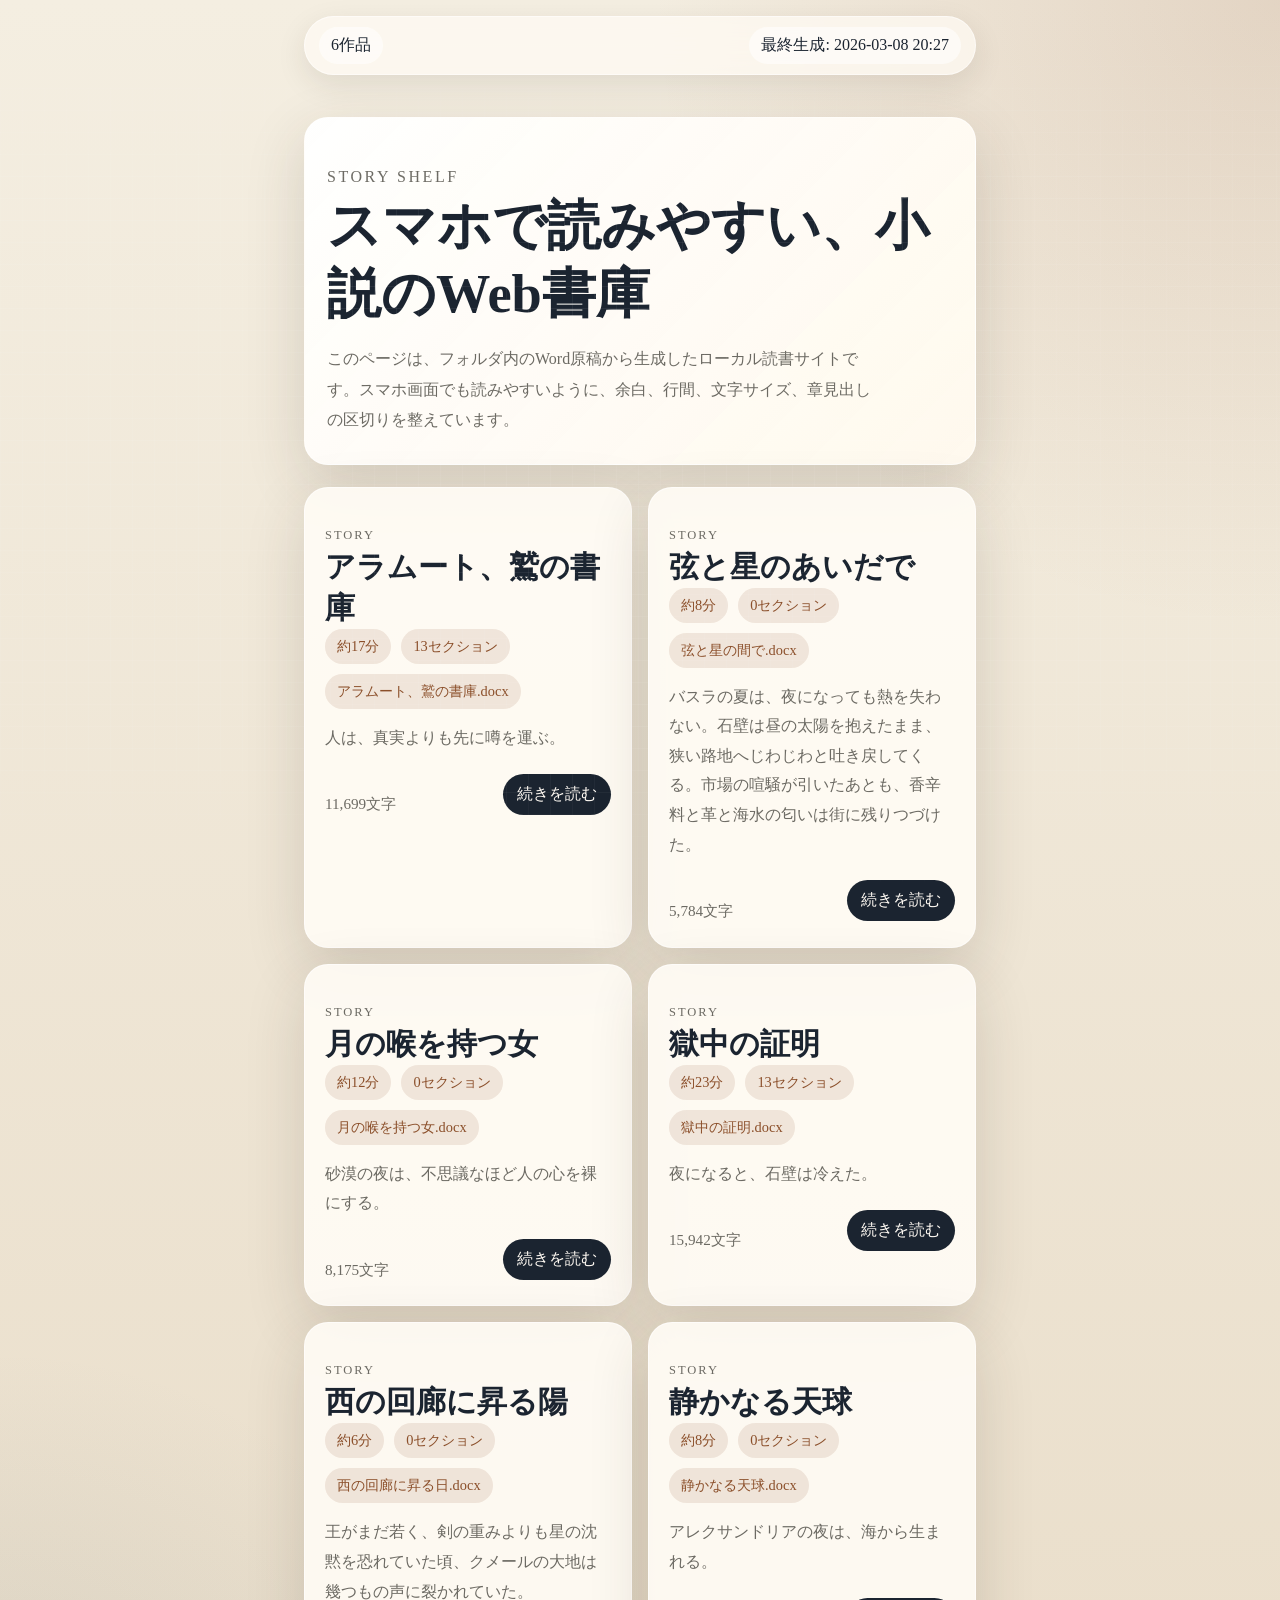
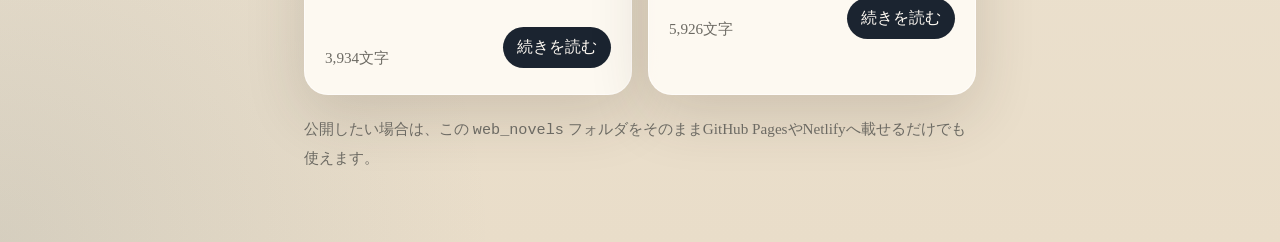
<file: index.html>
<!DOCTYPE html>
<html lang="ja">
<head>
  <meta charset="utf-8">
  <meta name="viewport" content="width=device-width, initial-scale=1">
  <title>小説書庫</title>
  <meta name="description" content="Word原稿をスマホ向けの読書ページに変換した一覧です。">
  <link rel="stylesheet" href="styles.css">
</head>
<body>
  <div class="topbar">
    <div class="topbar-inner">
      <span class="pill">6作品</span>
      <span class="pill">最終生成: 2026-03-08 20:27</span>
    </div>
  </div>
  <main class="shell">
    <section class="hero">
      <p class="eyebrow">Story Shelf</p>
      <h1>スマホで読みやすい、小説のWeb書庫</h1>
      <p>このページは、フォルダ内のWord原稿から生成したローカル読書サイトです。スマホ画面でも読みやすいように、余白、行間、文字サイズ、章見出しの区切りを整えています。</p>
    </section>
    <section class="grid">
      
            <article class="card">
              <p class="eyebrow">Story</p>
              <h2>アラムート、鷲の書庫</h2>
              <div class="meta-row">
                <span class="tag">約17分</span>
                <span class="tag">13セクション</span>
                <span class="tag">アラムート、鷲の書庫.docx</span>
              </div>
              <p>人は、真実よりも先に噂を運ぶ。</p>
              <div class="card-footer">
                <span class="note">11,699文字</span>
                <a class="cta" href="story-01.html">続きを読む</a>
              </div>
            </article>
            
            <article class="card">
              <p class="eyebrow">Story</p>
              <h2>弦と星のあいだで</h2>
              <div class="meta-row">
                <span class="tag">約8分</span>
                <span class="tag">0セクション</span>
                <span class="tag">弦と星の間で.docx</span>
              </div>
              <p>バスラの夏は、夜になっても熱を失わない。石壁は昼の太陽を抱えたまま、狭い路地へじわじわと吐き戻してくる。市場の喧騒が引いたあとも、香辛料と革と海水の匂いは街に残りつづけた。</p>
              <div class="card-footer">
                <span class="note">5,784文字</span>
                <a class="cta" href="story-02.html">続きを読む</a>
              </div>
            </article>
            
            <article class="card">
              <p class="eyebrow">Story</p>
              <h2>月の喉を持つ女</h2>
              <div class="meta-row">
                <span class="tag">約12分</span>
                <span class="tag">0セクション</span>
                <span class="tag">月の喉を持つ女.docx</span>
              </div>
              <p>砂漠の夜は、不思議なほど人の心を裸にする。</p>
              <div class="card-footer">
                <span class="note">8,175文字</span>
                <a class="cta" href="story-03.html">続きを読む</a>
              </div>
            </article>
            
            <article class="card">
              <p class="eyebrow">Story</p>
              <h2>獄中の証明</h2>
              <div class="meta-row">
                <span class="tag">約23分</span>
                <span class="tag">13セクション</span>
                <span class="tag">獄中の証明.docx</span>
              </div>
              <p>夜になると、石壁は冷えた。</p>
              <div class="card-footer">
                <span class="note">15,942文字</span>
                <a class="cta" href="story-04.html">続きを読む</a>
              </div>
            </article>
            
            <article class="card">
              <p class="eyebrow">Story</p>
              <h2>西の回廊に昇る陽</h2>
              <div class="meta-row">
                <span class="tag">約6分</span>
                <span class="tag">0セクション</span>
                <span class="tag">西の回廊に昇る日.docx</span>
              </div>
              <p>王がまだ若く、剣の重みよりも星の沈黙を恐れていた頃、クメールの大地は幾つもの声に裂かれていた。</p>
              <div class="card-footer">
                <span class="note">3,934文字</span>
                <a class="cta" href="story-05.html">続きを読む</a>
              </div>
            </article>
            
            <article class="card">
              <p class="eyebrow">Story</p>
              <h2>静かなる天球</h2>
              <div class="meta-row">
                <span class="tag">約8分</span>
                <span class="tag">0セクション</span>
                <span class="tag">静かなる天球.docx</span>
              </div>
              <p>アレクサンドリアの夜は、海から生まれる。</p>
              <div class="card-footer">
                <span class="note">5,926文字</span>
                <a class="cta" href="story-06.html">続きを読む</a>
              </div>
            </article>
            
    </section>
    <p class="note">公開したい場合は、この <code>web_novels</code> フォルダをそのままGitHub PagesやNetlifyへ載せるだけでも使えます。</p>
  </main>
</body>
</html>
</file>
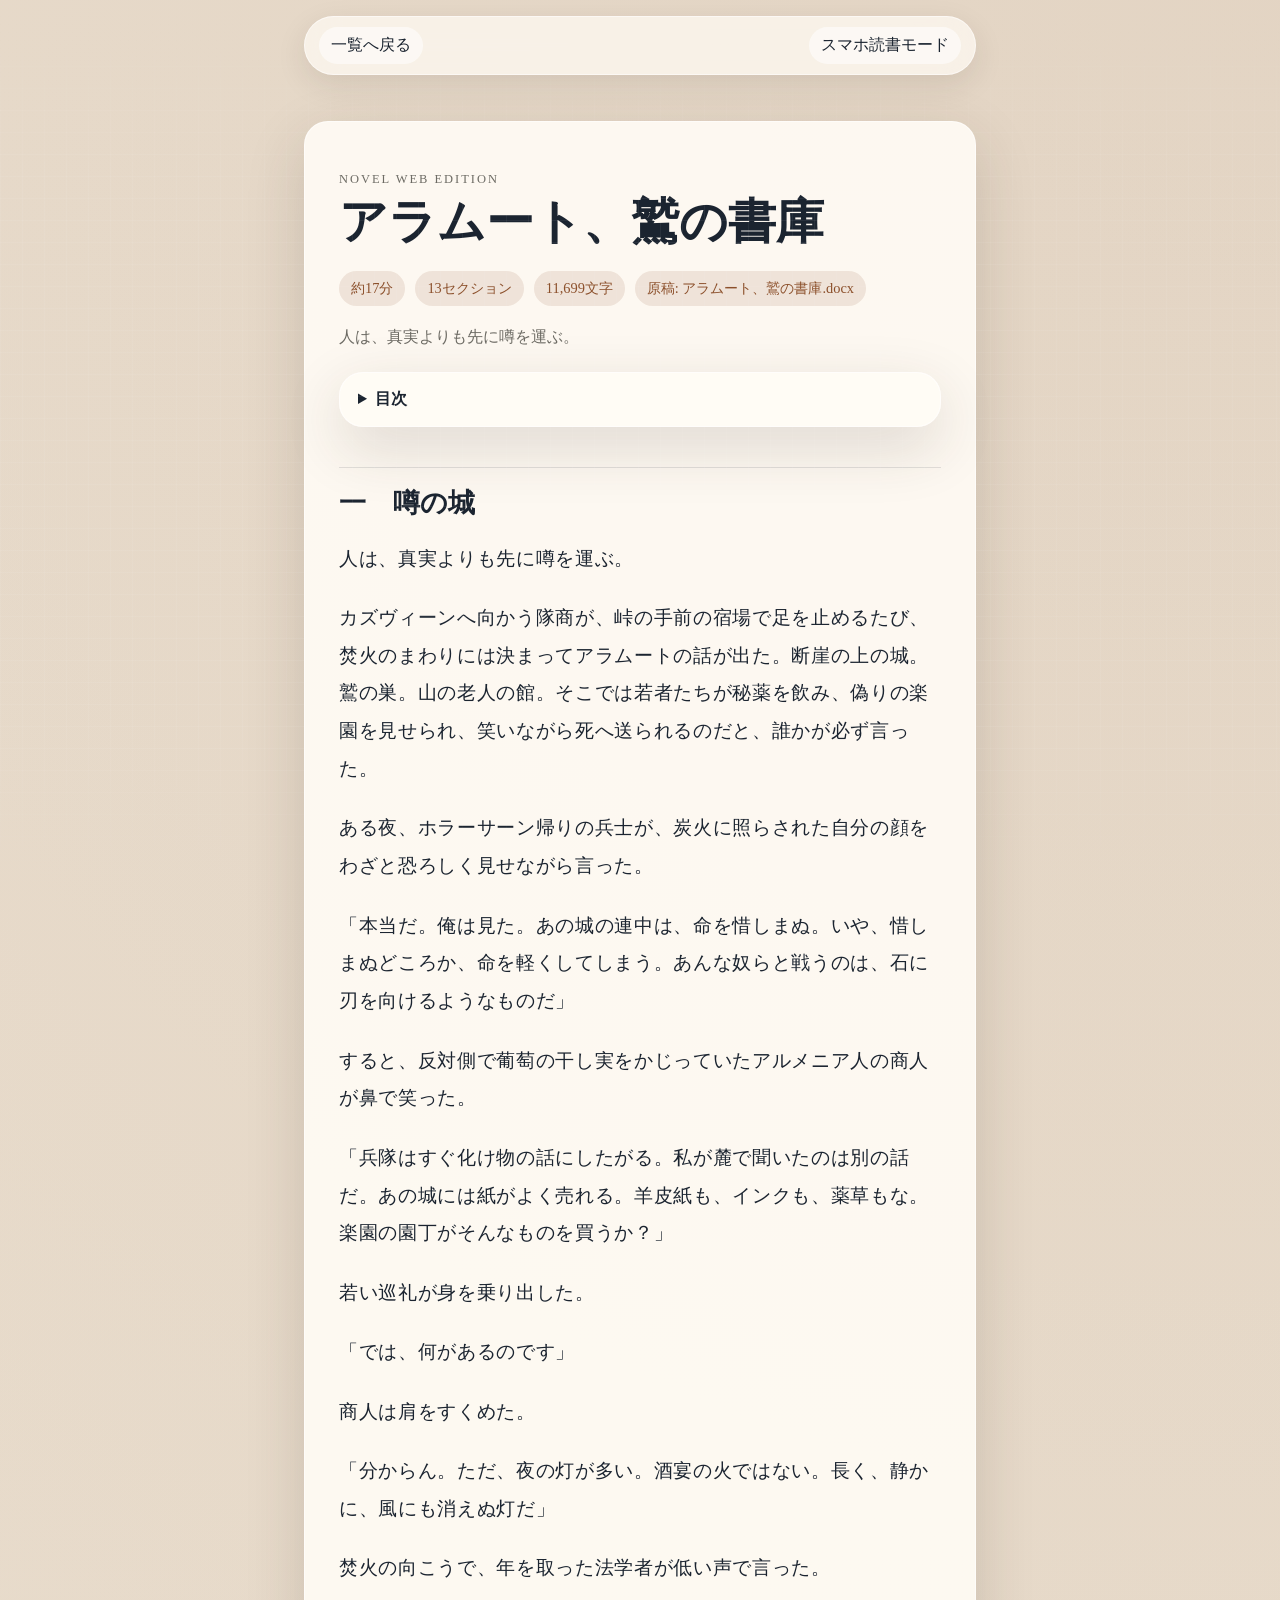
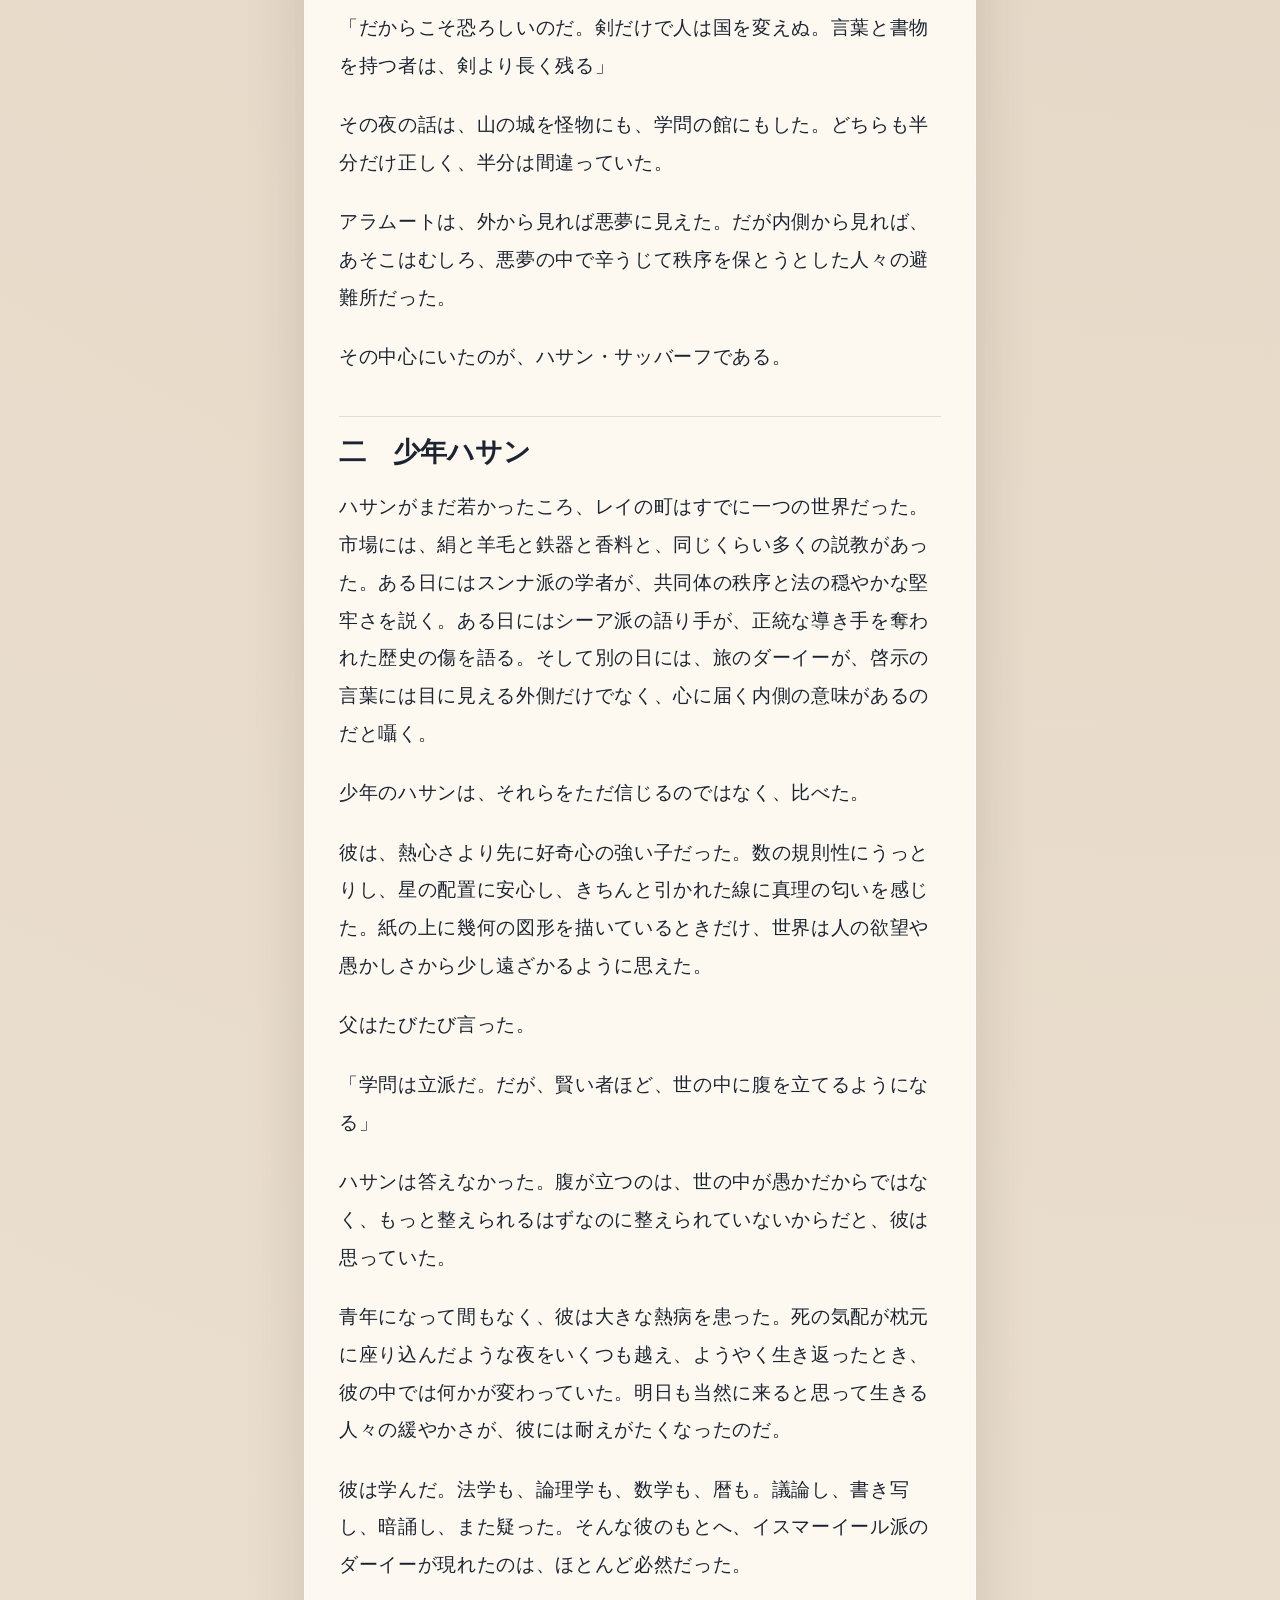
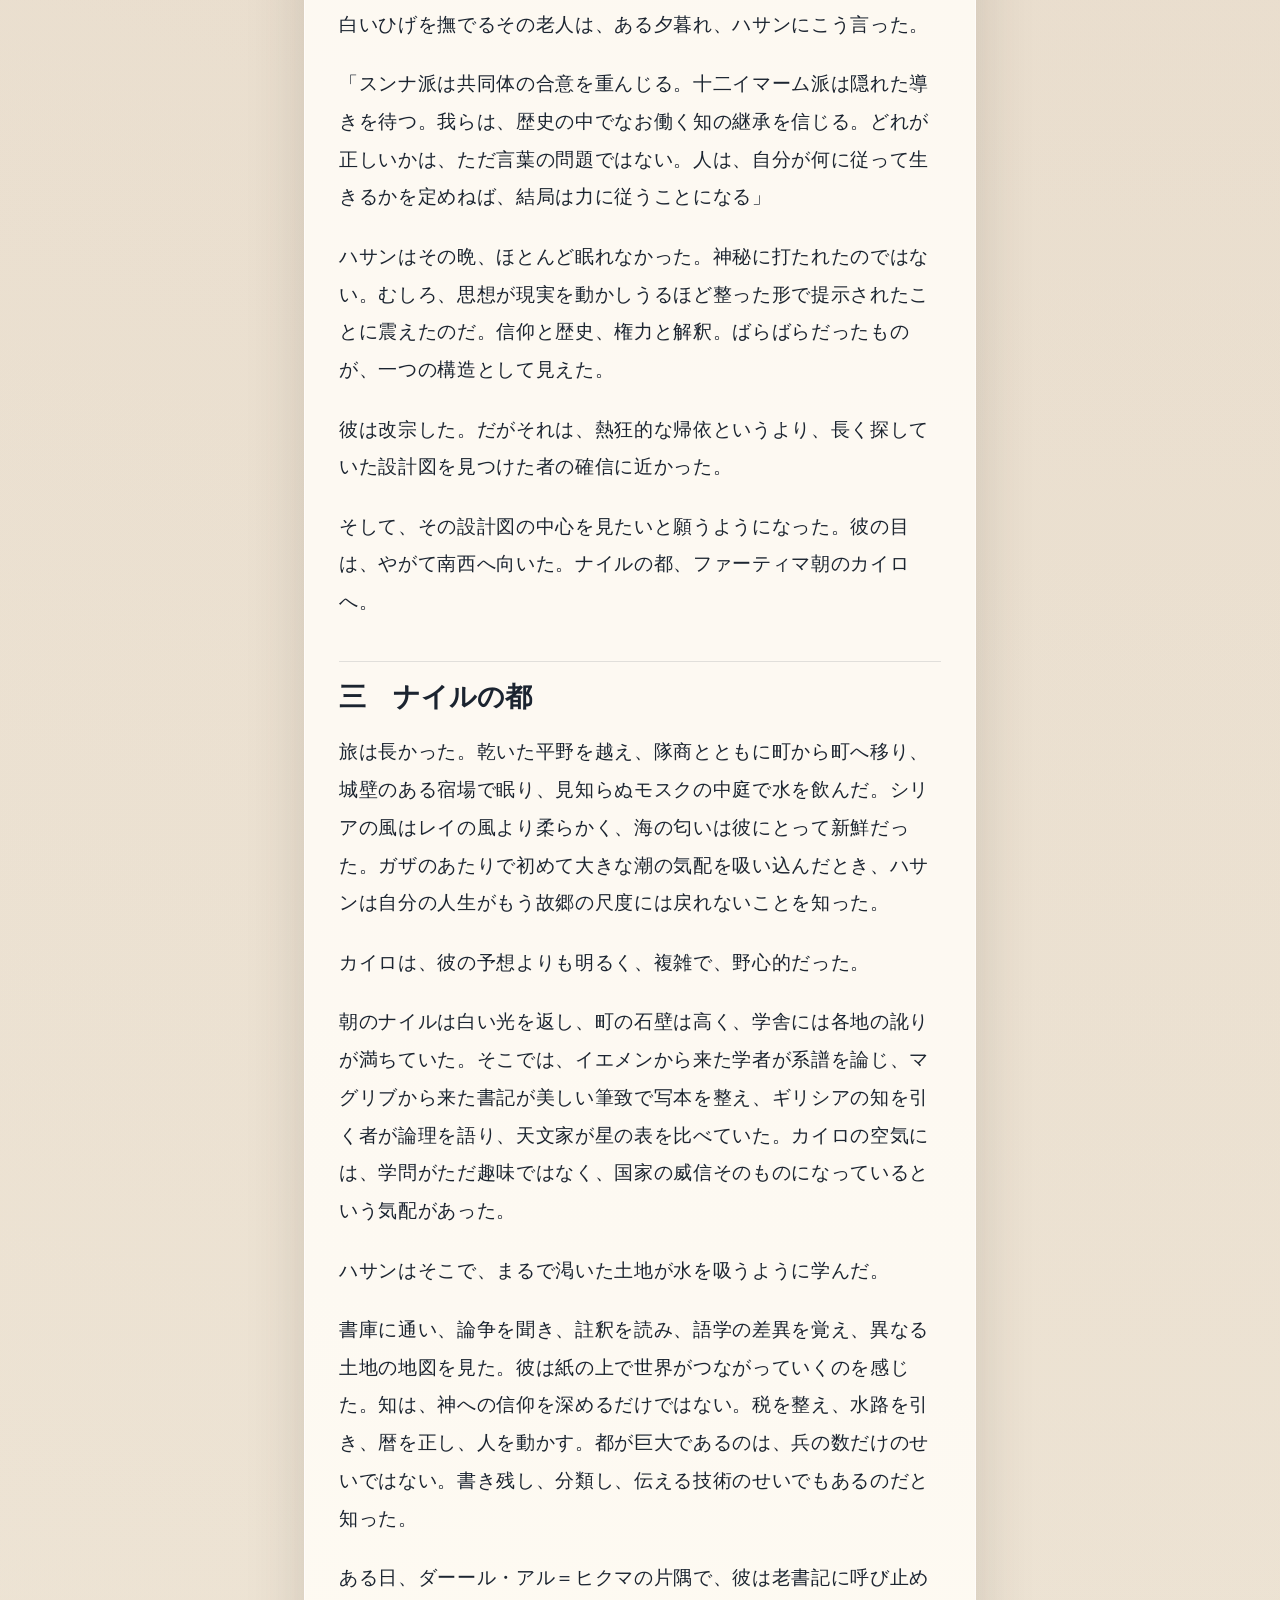
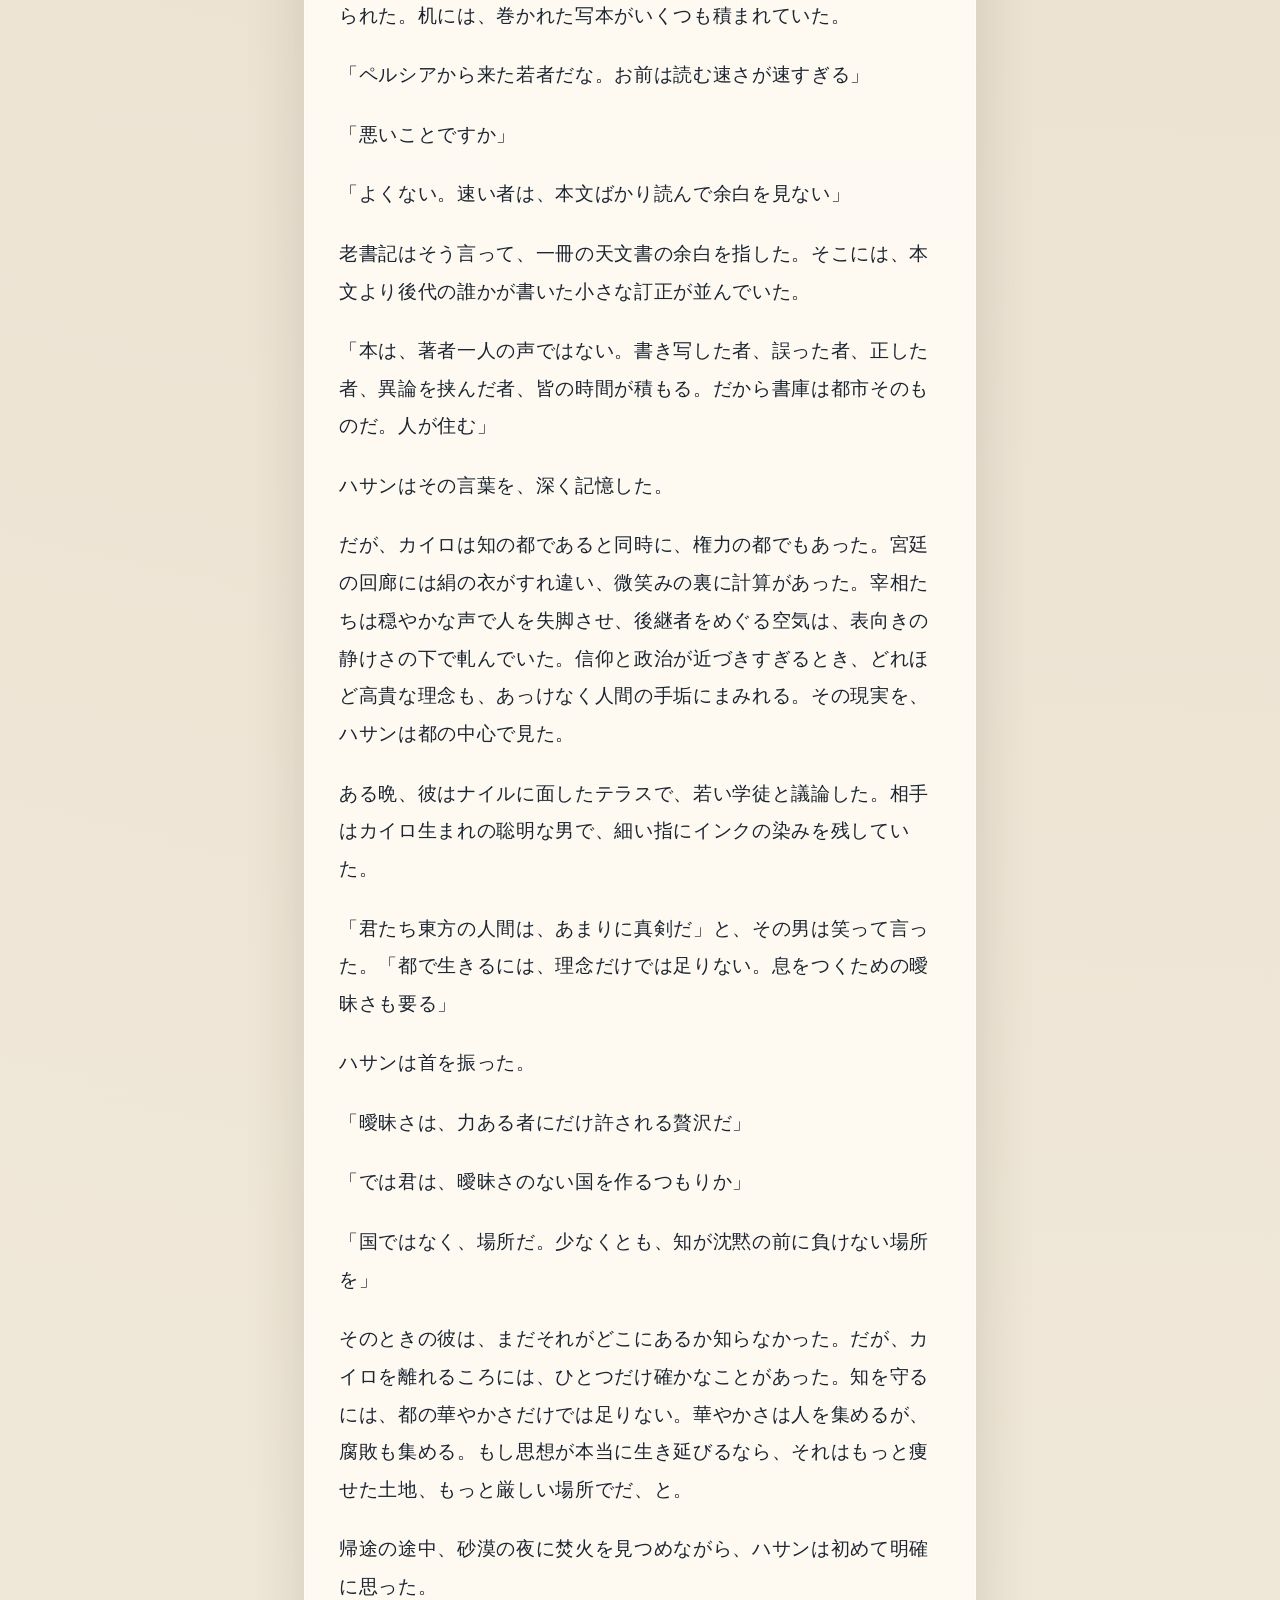
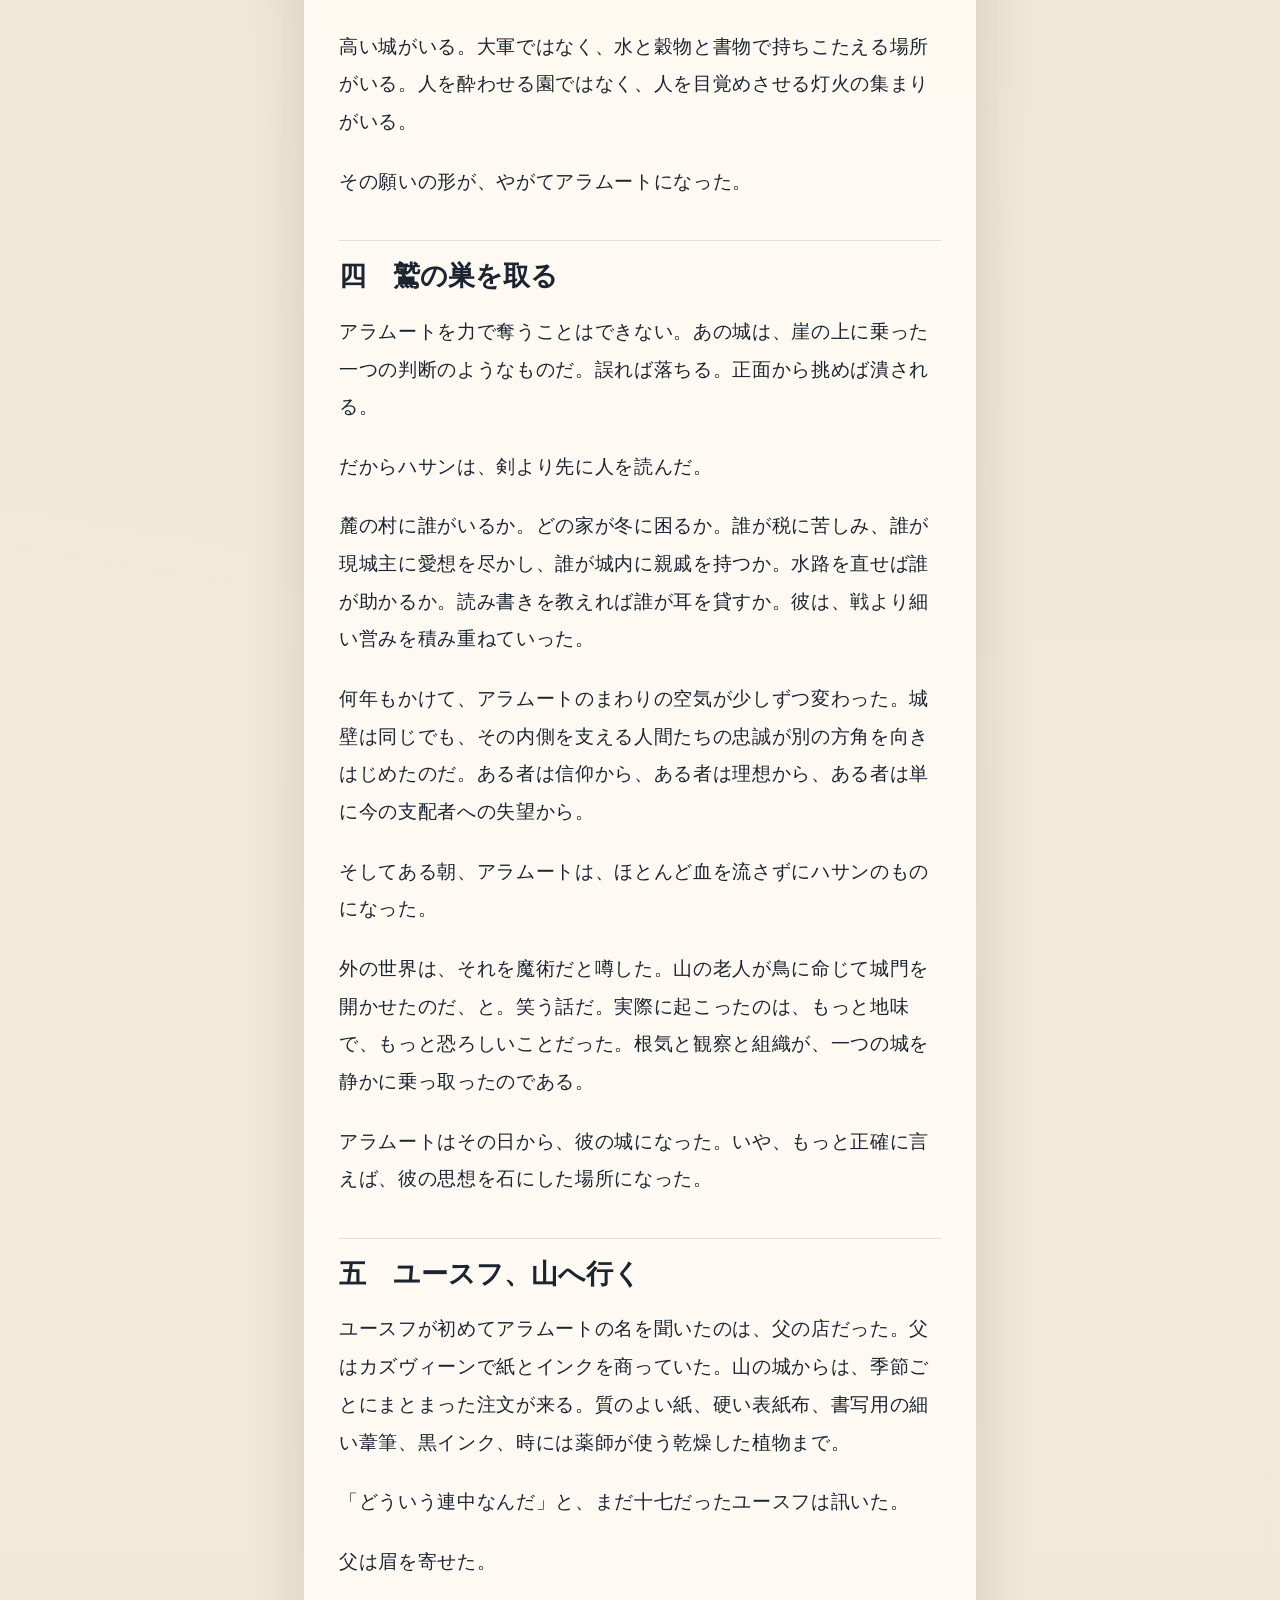
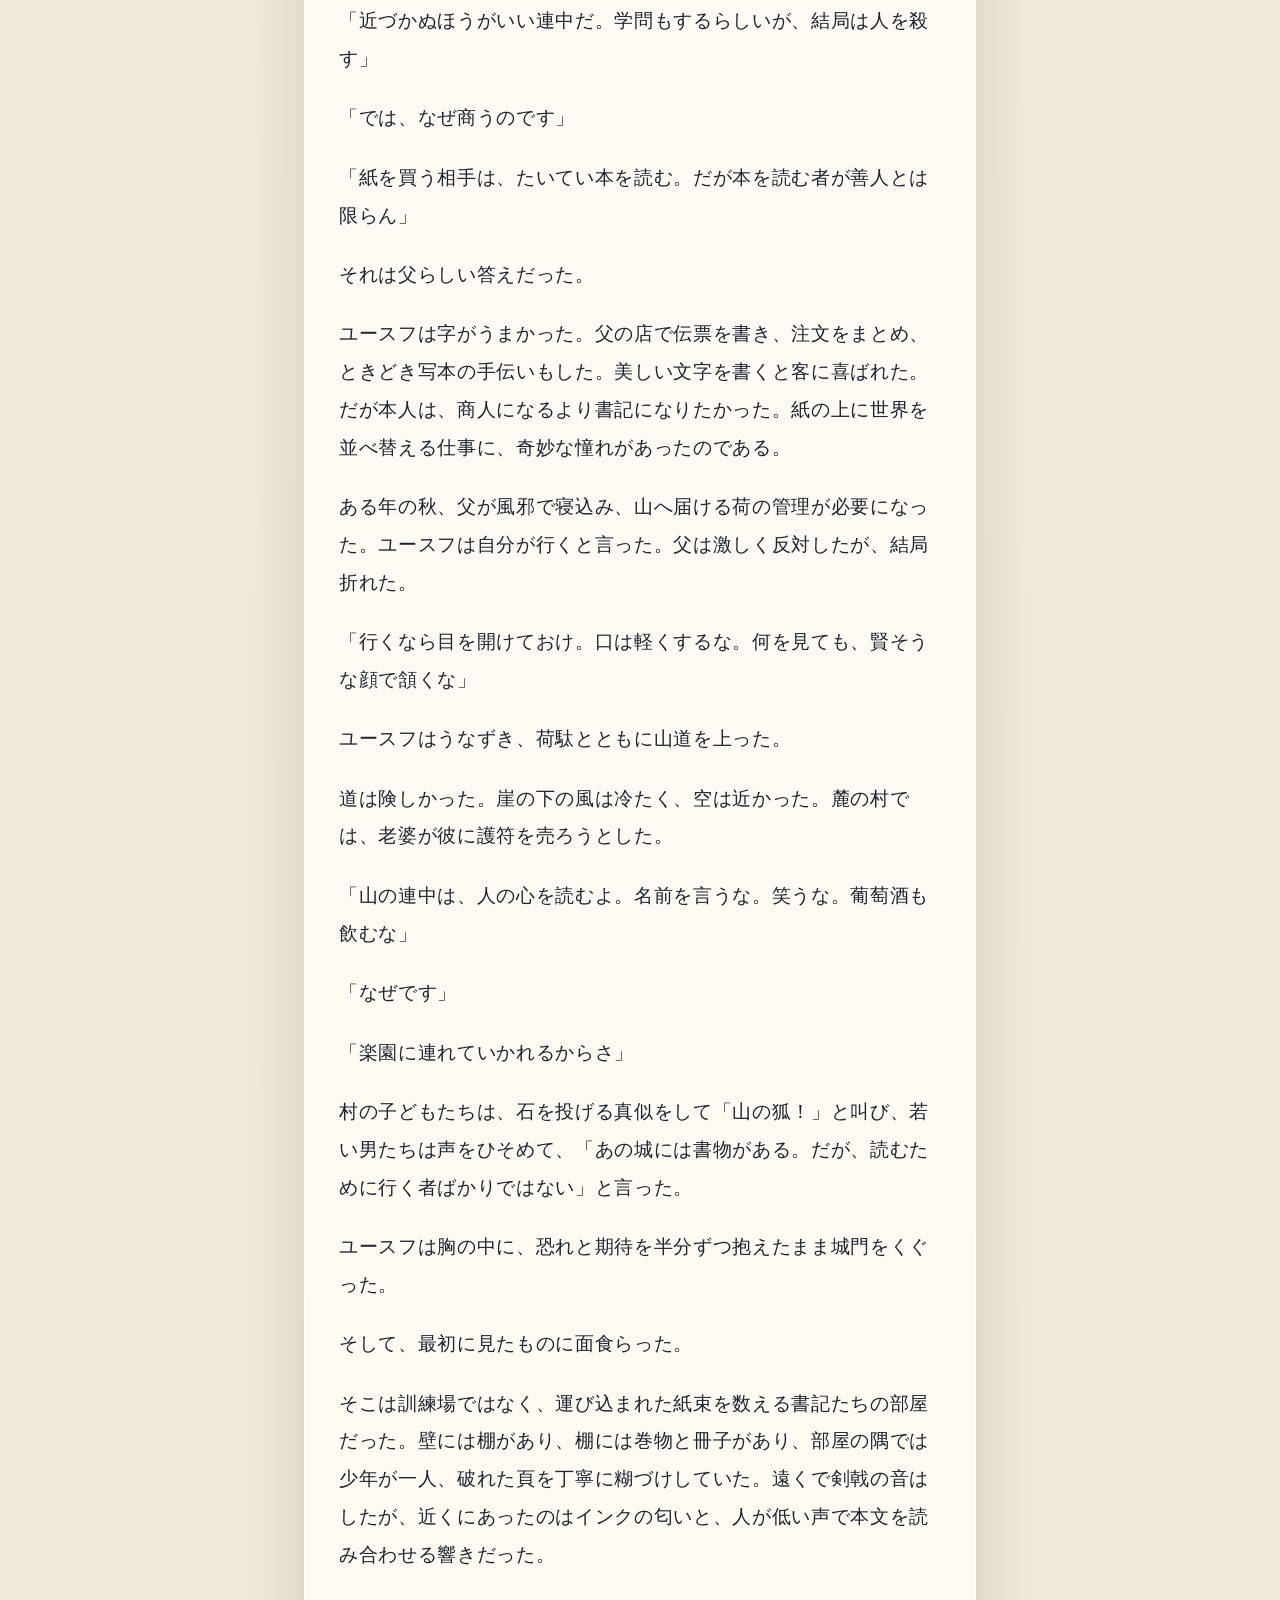
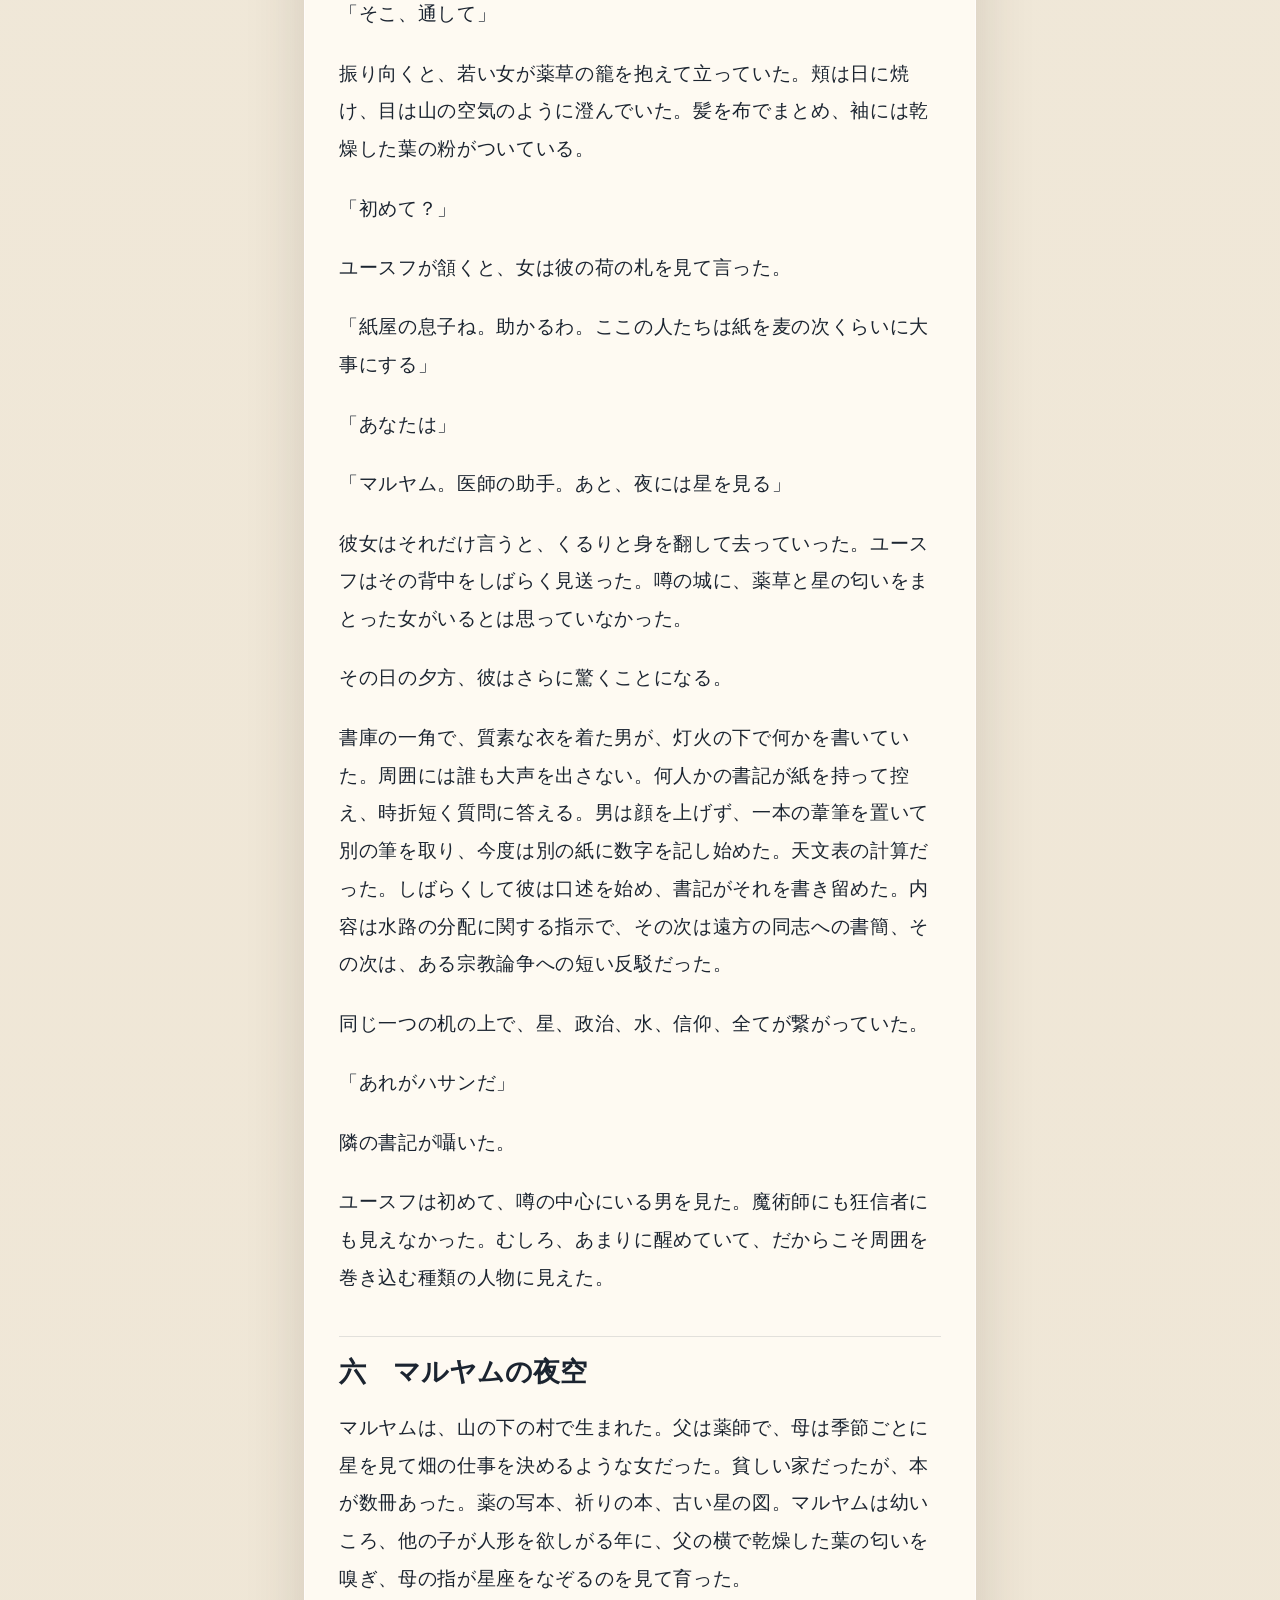
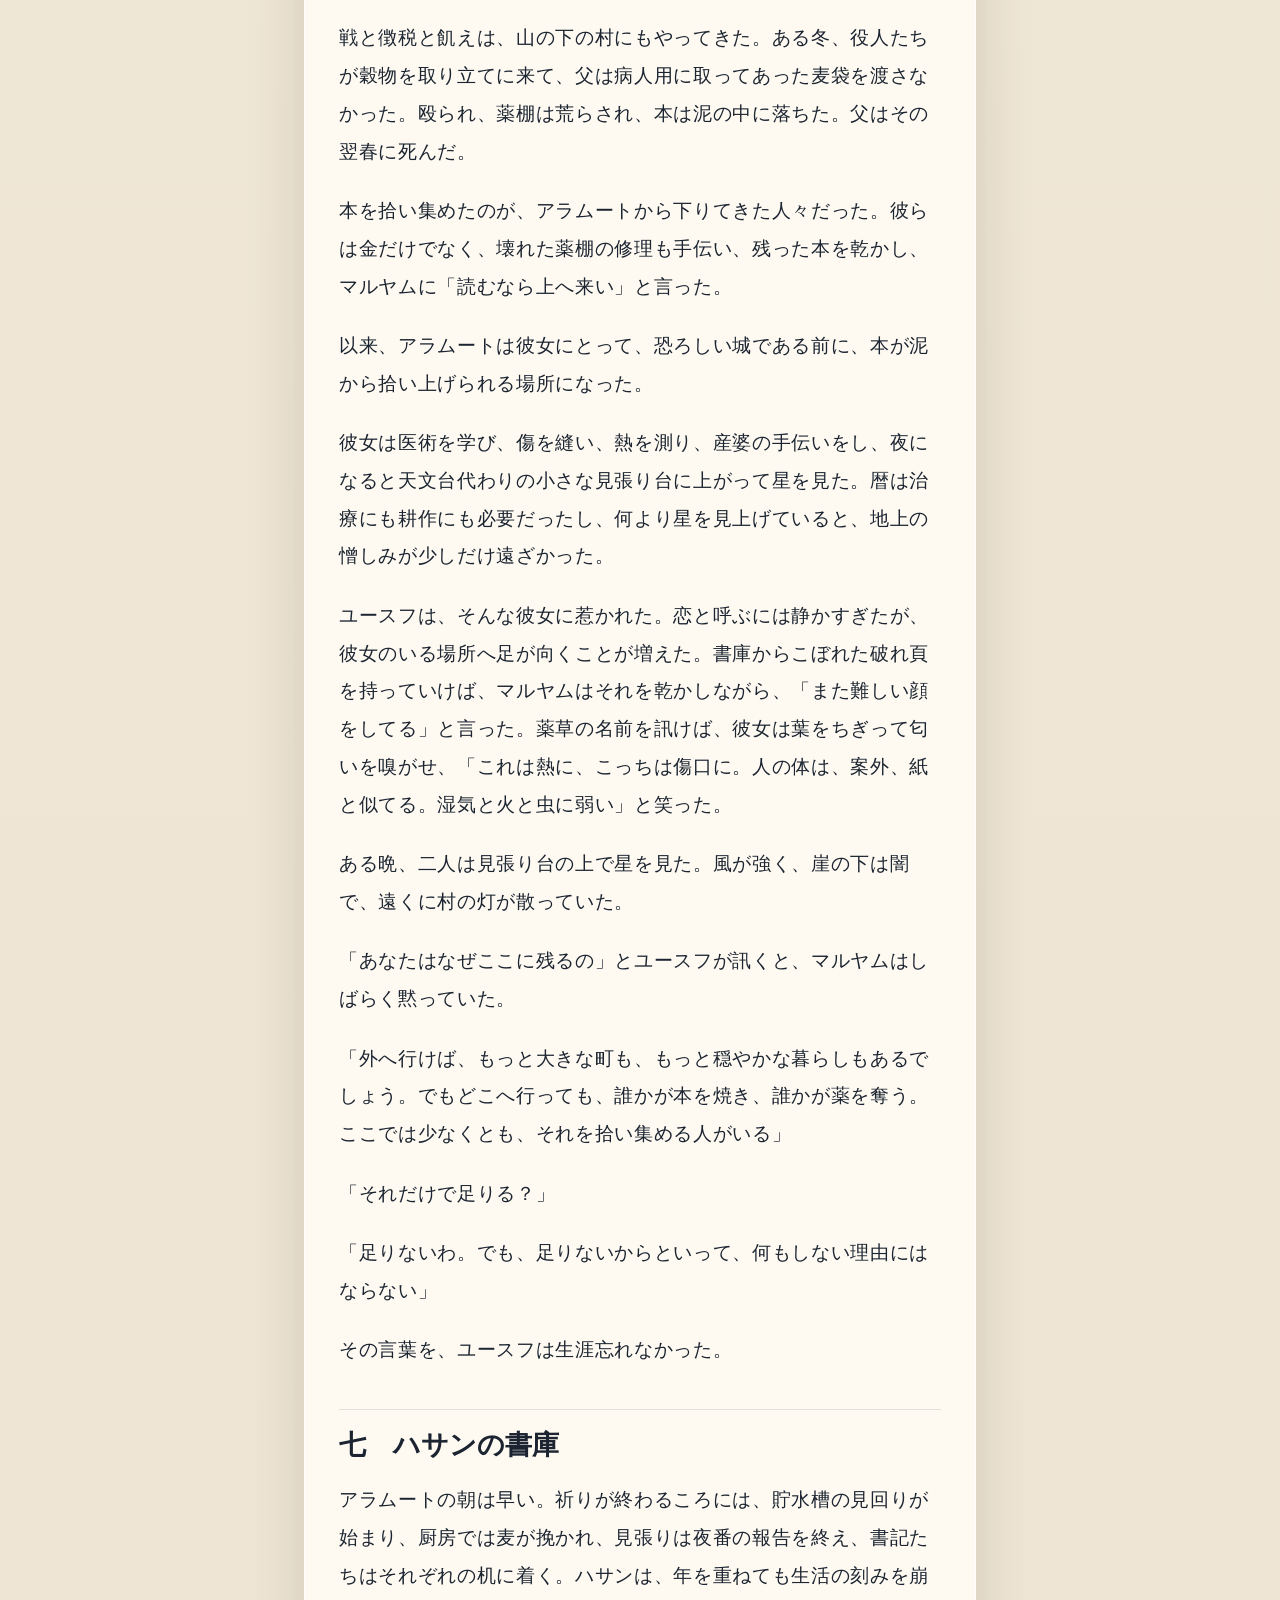
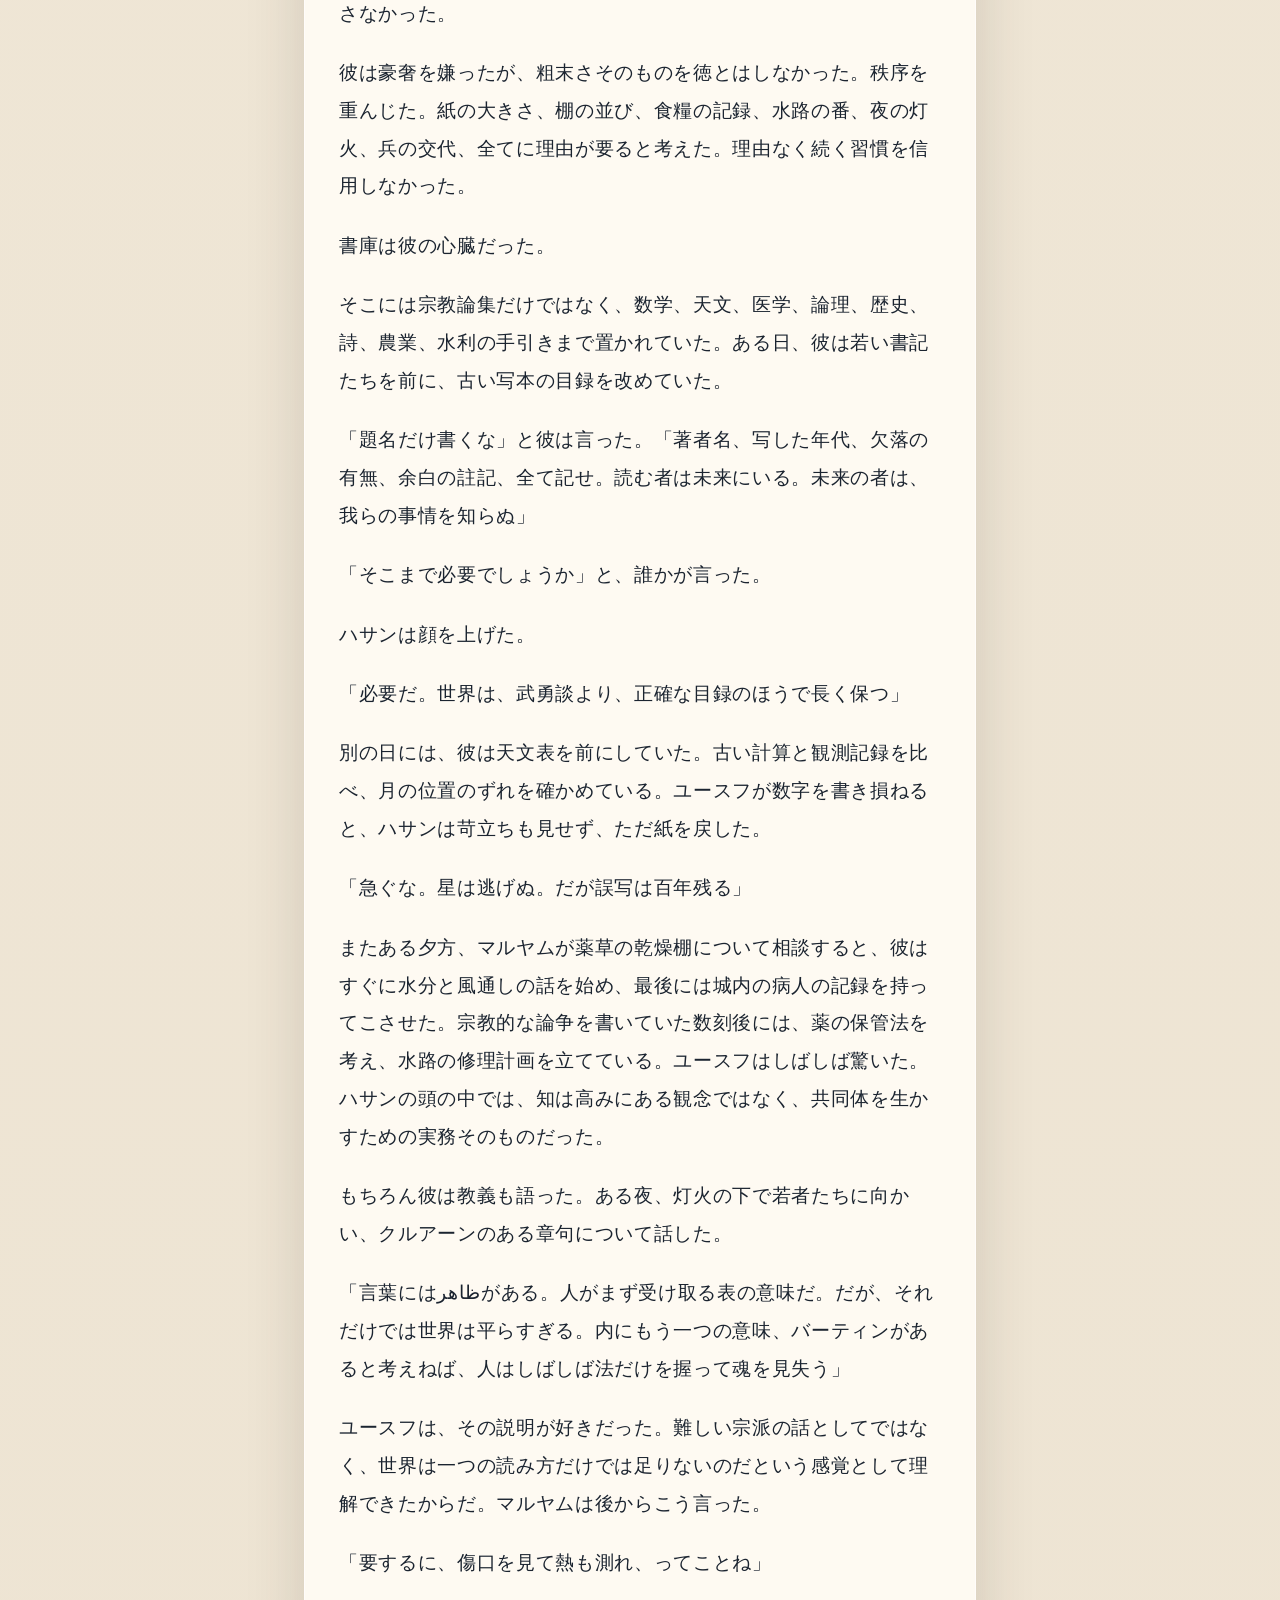
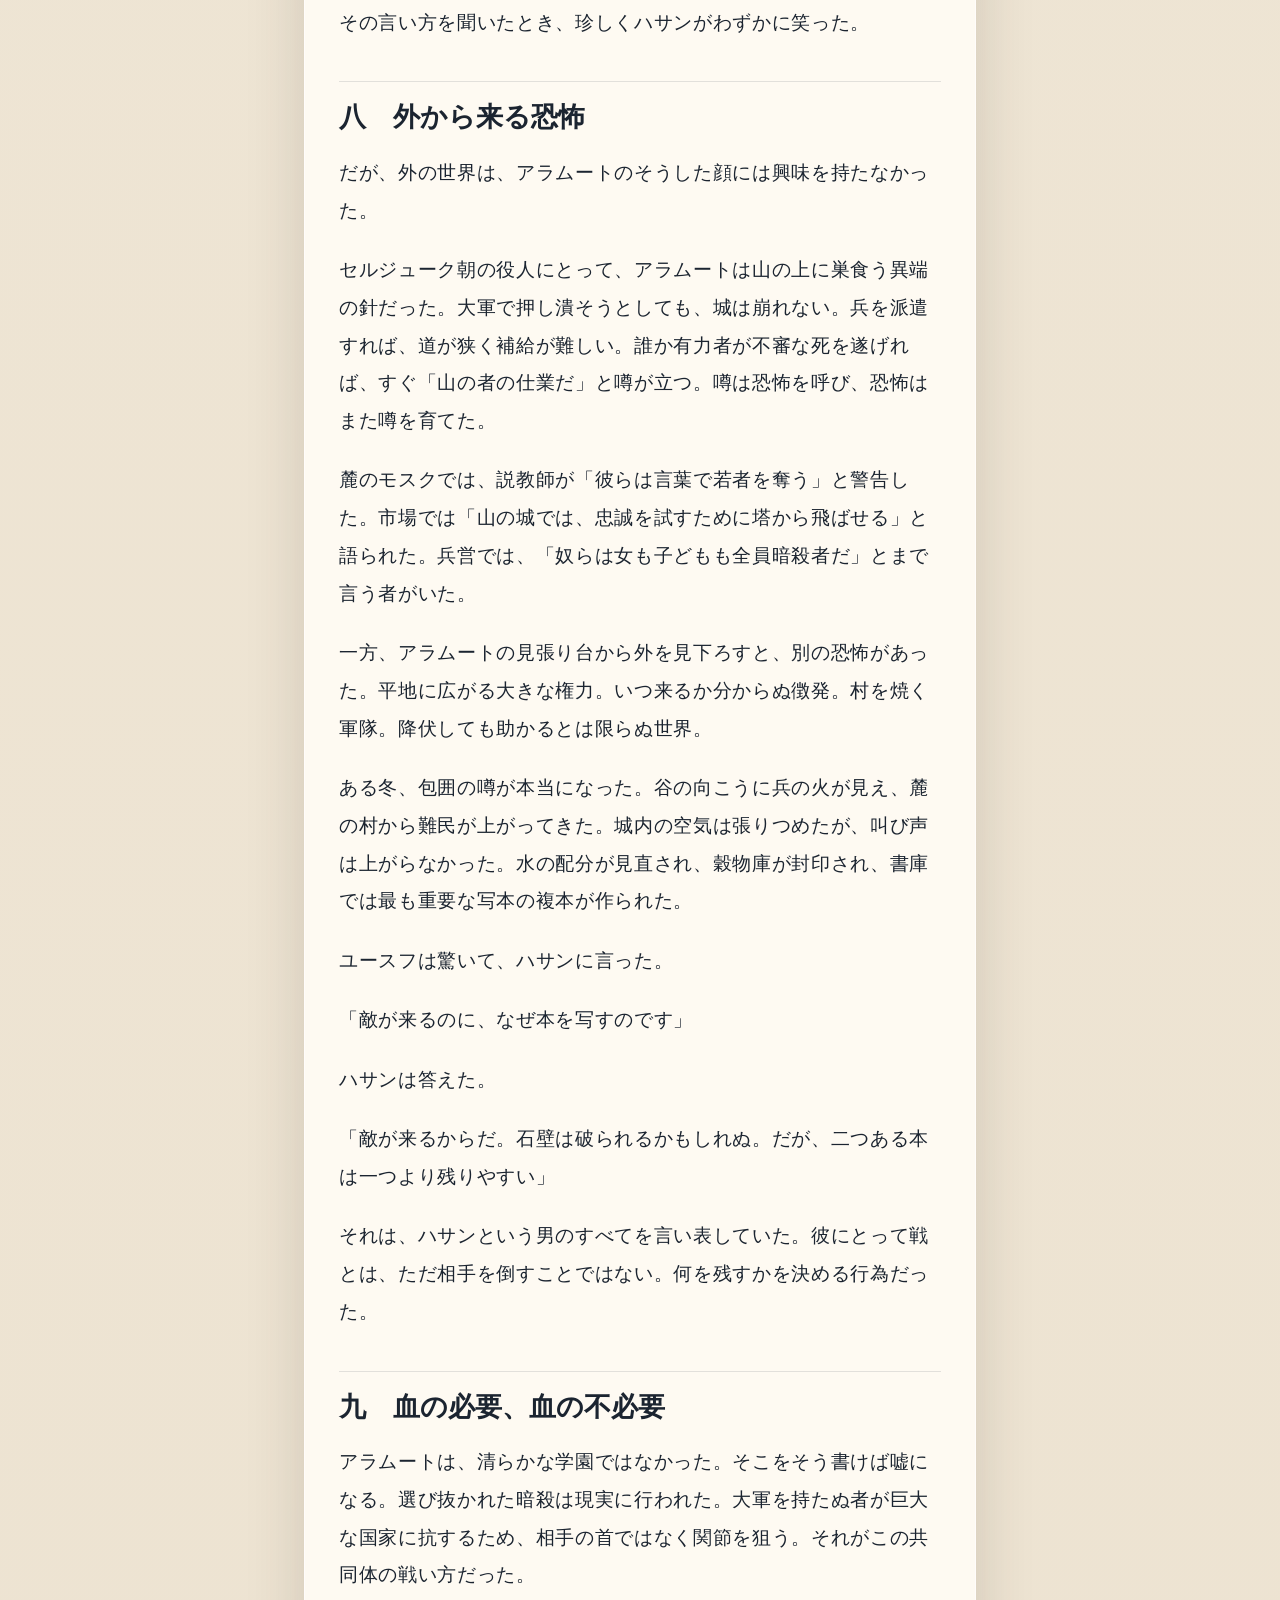
<file: story-01.html>
<!DOCTYPE html>
<html lang="ja">
<head>
  <meta charset="utf-8">
  <meta name="viewport" content="width=device-width, initial-scale=1">
  <title>アラムート、鷲の書庫</title>
  <meta name="description" content="人は、真実よりも先に噂を運ぶ。">
  <link rel="stylesheet" href="styles.css">
</head>
<body>
  <div class="topbar">
    <div class="topbar-inner">
      <a href="index.html">一覧へ戻る</a>
      <span class="pill">スマホ読書モード</span>
    </div>
  </div>
  <main class="shell">
    <section class="reader">
      <header class="reader-head">
        <p class="eyebrow">Novel Web Edition</p>
        <h1>アラムート、鷲の書庫</h1>
        <div class="story-meta">
          <span class="tag">約17分</span>
          <span class="tag">13セクション</span>
          <span class="tag">11,699文字</span>
          <span class="tag">原稿: アラムート、鷲の書庫.docx</span>
        </div>
        <p>人は、真実よりも先に噂を運ぶ。</p>
      </header>
      <details class="toc"><summary>目次</summary><ul><li><a href="#section-1">一　噂の城</a></li>
<li><a href="#section-2">二　少年ハサン</a></li>
<li><a href="#section-3">三　ナイルの都</a></li>
<li><a href="#section-4">四　鷲の巣を取る</a></li>
<li><a href="#section-5">五　ユースフ、山へ行く</a></li>
<li><a href="#section-6">六　マルヤムの夜空</a></li>
<li><a href="#section-7">七　ハサンの書庫</a></li>
<li><a href="#section-8">八　外から来る恐怖</a></li>
<li><a href="#section-9">九　血の必要、血の不必要</a></li>
<li><a href="#section-10">十　山の生活</a></li>
<li><a href="#section-11">十一　ハサンの厳しさ</a></li>
<li><a href="#section-12">十二　老いの灯</a></li>
<li><a href="#section-13">十三　残るもの</a></li></ul></details>
      <article class="story-body">
        <h2 id="section-1">一　噂の城</h2><p>人は、真実よりも先に噂を運ぶ。</p><p>カズヴィーンへ向かう隊商が、峠の手前の宿場で足を止めるたび、焚火のまわりには決まってアラムートの話が出た。断崖の上の城。鷲の巣。山の老人の館。そこでは若者たちが秘薬を飲み、偽りの楽園を見せられ、笑いながら死へ送られるのだと、誰かが必ず言った。</p><p>ある夜、ホラーサーン帰りの兵士が、炭火に照らされた自分の顔をわざと恐ろしく見せながら言った。</p><p>「本当だ。俺は見た。あの城の連中は、命を惜しまぬ。いや、惜しまぬどころか、命を軽くしてしまう。あんな奴らと戦うのは、石に刃を向けるようなものだ」</p><p>すると、反対側で葡萄の干し実をかじっていたアルメニア人の商人が鼻で笑った。</p><p>「兵隊はすぐ化け物の話にしたがる。私が麓で聞いたのは別の話だ。あの城には紙がよく売れる。羊皮紙も、インクも、薬草もな。楽園の園丁がそんなものを買うか？」</p><p>若い巡礼が身を乗り出した。</p><p>「では、何があるのです」</p><p>商人は肩をすくめた。</p><p>「分からん。ただ、夜の灯が多い。酒宴の火ではない。長く、静かに、風にも消えぬ灯だ」</p><p>焚火の向こうで、年を取った法学者が低い声で言った。</p><p>「だからこそ恐ろしいのだ。剣だけで人は国を変えぬ。言葉と書物を持つ者は、剣より長く残る」</p><p>その夜の話は、山の城を怪物にも、学問の館にもした。どちらも半分だけ正しく、半分は間違っていた。</p><p>アラムートは、外から見れば悪夢に見えた。だが内側から見れば、あそこはむしろ、悪夢の中で辛うじて秩序を保とうとした人々の避難所だった。</p><p>その中心にいたのが、ハサン・サッバーフである。</p><h2 id="section-2">二　少年ハサン</h2><p>ハサンがまだ若かったころ、レイの町はすでに一つの世界だった。市場には、絹と羊毛と鉄器と香料と、同じくらい多くの説教があった。ある日にはスンナ派の学者が、共同体の秩序と法の穏やかな堅牢さを説く。ある日にはシーア派の語り手が、正統な導き手を奪われた歴史の傷を語る。そして別の日には、旅のダーイーが、啓示の言葉には目に見える外側だけでなく、心に届く内側の意味があるのだと囁く。</p><p>少年のハサンは、それらをただ信じるのではなく、比べた。</p><p>彼は、熱心さより先に好奇心の強い子だった。数の規則性にうっとりし、星の配置に安心し、きちんと引かれた線に真理の匂いを感じた。紙の上に幾何の図形を描いているときだけ、世界は人の欲望や愚かしさから少し遠ざかるように思えた。</p><p>父はたびたび言った。</p><p>「学問は立派だ。だが、賢い者ほど、世の中に腹を立てるようになる」</p><p>ハサンは答えなかった。腹が立つのは、世の中が愚かだからではなく、もっと整えられるはずなのに整えられていないからだと、彼は思っていた。</p><p>青年になって間もなく、彼は大きな熱病を患った。死の気配が枕元に座り込んだような夜をいくつも越え、ようやく生き返ったとき、彼の中では何かが変わっていた。明日も当然に来ると思って生きる人々の緩やかさが、彼には耐えがたくなったのだ。</p><p>彼は学んだ。法学も、論理学も、数学も、暦も。議論し、書き写し、暗誦し、また疑った。そんな彼のもとへ、イスマーイール派のダーイーが現れたのは、ほとんど必然だった。</p><p>白いひげを撫でるその老人は、ある夕暮れ、ハサンにこう言った。</p><p>「スンナ派は共同体の合意を重んじる。十二イマーム派は隠れた導きを待つ。我らは、歴史の中でなお働く知の継承を信じる。どれが正しいかは、ただ言葉の問題ではない。人は、自分が何に従って生きるかを定めねば、結局は力に従うことになる」</p><p>ハサンはその晩、ほとんど眠れなかった。神秘に打たれたのではない。むしろ、思想が現実を動かしうるほど整った形で提示されたことに震えたのだ。信仰と歴史、権力と解釈。ばらばらだったものが、一つの構造として見えた。</p><p>彼は改宗した。だがそれは、熱狂的な帰依というより、長く探していた設計図を見つけた者の確信に近かった。</p><p>そして、その設計図の中心を見たいと願うようになった。彼の目は、やがて南西へ向いた。ナイルの都、ファーティマ朝のカイロへ。</p><h2 id="section-3">三　ナイルの都</h2><p>旅は長かった。乾いた平野を越え、隊商とともに町から町へ移り、城壁のある宿場で眠り、見知らぬモスクの中庭で水を飲んだ。シリアの風はレイの風より柔らかく、海の匂いは彼にとって新鮮だった。ガザのあたりで初めて大きな潮の気配を吸い込んだとき、ハサンは自分の人生がもう故郷の尺度には戻れないことを知った。</p><p>カイロは、彼の予想よりも明るく、複雑で、野心的だった。</p><p>朝のナイルは白い光を返し、町の石壁は高く、学舎には各地の訛りが満ちていた。そこでは、イエメンから来た学者が系譜を論じ、マグリブから来た書記が美しい筆致で写本を整え、ギリシアの知を引く者が論理を語り、天文家が星の表を比べていた。カイロの空気には、学問がただ趣味ではなく、国家の威信そのものになっているという気配があった。</p><p>ハサンはそこで、まるで渇いた土地が水を吸うように学んだ。</p><p>書庫に通い、論争を聞き、註釈を読み、語学の差異を覚え、異なる土地の地図を見た。彼は紙の上で世界がつながっていくのを感じた。知は、神への信仰を深めるだけではない。税を整え、水路を引き、暦を正し、人を動かす。都が巨大であるのは、兵の数だけのせいではない。書き残し、分類し、伝える技術のせいでもあるのだと知った。</p><p>ある日、ダーール・アル＝ヒクマの片隅で、彼は老書記に呼び止められた。机には、巻かれた写本がいくつも積まれていた。</p><p>「ペルシアから来た若者だな。お前は読む速さが速すぎる」</p><p>「悪いことですか」</p><p>「よくない。速い者は、本文ばかり読んで余白を見ない」</p><p>老書記はそう言って、一冊の天文書の余白を指した。そこには、本文より後代の誰かが書いた小さな訂正が並んでいた。</p><p>「本は、著者一人の声ではない。書き写した者、誤った者、正した者、異論を挟んだ者、皆の時間が積もる。だから書庫は都市そのものだ。人が住む」</p><p>ハサンはその言葉を、深く記憶した。</p><p>だが、カイロは知の都であると同時に、権力の都でもあった。宮廷の回廊には絹の衣がすれ違い、微笑みの裏に計算があった。宰相たちは穏やかな声で人を失脚させ、後継者をめぐる空気は、表向きの静けさの下で軋んでいた。信仰と政治が近づきすぎるとき、どれほど高貴な理念も、あっけなく人間の手垢にまみれる。その現実を、ハサンは都の中心で見た。</p><p>ある晩、彼はナイルに面したテラスで、若い学徒と議論した。相手はカイロ生まれの聡明な男で、細い指にインクの染みを残していた。</p><p>「君たち東方の人間は、あまりに真剣だ」と、その男は笑って言った。「都で生きるには、理念だけでは足りない。息をつくための曖昧さも要る」</p><p>ハサンは首を振った。</p><p>「曖昧さは、力ある者にだけ許される贅沢だ」</p><p>「では君は、曖昧さのない国を作るつもりか」</p><p>「国ではなく、場所だ。少なくとも、知が沈黙の前に負けない場所を」</p><p>そのときの彼は、まだそれがどこにあるか知らなかった。だが、カイロを離れるころには、ひとつだけ確かなことがあった。知を守るには、都の華やかさだけでは足りない。華やかさは人を集めるが、腐敗も集める。もし思想が本当に生き延びるなら、それはもっと痩せた土地、もっと厳しい場所でだ、と。</p><p>帰途の途中、砂漠の夜に焚火を見つめながら、ハサンは初めて明確に思った。</p><p>高い城がいる。大軍ではなく、水と穀物と書物で持ちこたえる場所がいる。人を酔わせる園ではなく、人を目覚めさせる灯火の集まりがいる。</p><p>その願いの形が、やがてアラムートになった。</p><h2 id="section-4">四　鷲の巣を取る</h2><p>アラムートを力で奪うことはできない。あの城は、崖の上に乗った一つの判断のようなものだ。誤れば落ちる。正面から挑めば潰される。</p><p>だからハサンは、剣より先に人を読んだ。</p><p>麓の村に誰がいるか。どの家が冬に困るか。誰が税に苦しみ、誰が現城主に愛想を尽かし、誰が城内に親戚を持つか。水路を直せば誰が助かるか。読み書きを教えれば誰が耳を貸すか。彼は、戦より細い営みを積み重ねていった。</p><p>何年もかけて、アラムートのまわりの空気が少しずつ変わった。城壁は同じでも、その内側を支える人間たちの忠誠が別の方角を向きはじめたのだ。ある者は信仰から、ある者は理想から、ある者は単に今の支配者への失望から。</p><p>そしてある朝、アラムートは、ほとんど血を流さずにハサンのものになった。</p><p>外の世界は、それを魔術だと噂した。山の老人が鳥に命じて城門を開かせたのだ、と。笑う話だ。実際に起こったのは、もっと地味で、もっと恐ろしいことだった。根気と観察と組織が、一つの城を静かに乗っ取ったのである。</p><p>アラムートはその日から、彼の城になった。いや、もっと正確に言えば、彼の思想を石にした場所になった。</p><h2 id="section-5">五　ユースフ、山へ行く</h2><p>ユースフが初めてアラムートの名を聞いたのは、父の店だった。父はカズヴィーンで紙とインクを商っていた。山の城からは、季節ごとにまとまった注文が来る。質のよい紙、硬い表紙布、書写用の細い葦筆、黒インク、時には薬師が使う乾燥した植物まで。</p><p>「どういう連中なんだ」と、まだ十七だったユースフは訊いた。</p><p>父は眉を寄せた。</p><p>「近づかぬほうがいい連中だ。学問もするらしいが、結局は人を殺す」</p><p>「では、なぜ商うのです」</p><p>「紙を買う相手は、たいてい本を読む。だが本を読む者が善人とは限らん」</p><p>それは父らしい答えだった。</p><p>ユースフは字がうまかった。父の店で伝票を書き、注文をまとめ、ときどき写本の手伝いもした。美しい文字を書くと客に喜ばれた。だが本人は、商人になるより書記になりたかった。紙の上に世界を並べ替える仕事に、奇妙な憧れがあったのである。</p><p>ある年の秋、父が風邪で寝込み、山へ届ける荷の管理が必要になった。ユースフは自分が行くと言った。父は激しく反対したが、結局折れた。</p><p>「行くなら目を開けておけ。口は軽くするな。何を見ても、賢そうな顔で頷くな」</p><p>ユースフはうなずき、荷駄とともに山道を上った。</p><p>道は険しかった。崖の下の風は冷たく、空は近かった。麓の村では、老婆が彼に護符を売ろうとした。</p><p>「山の連中は、人の心を読むよ。名前を言うな。笑うな。葡萄酒も飲むな」</p><p>「なぜです」</p><p>「楽園に連れていかれるからさ」</p><p>村の子どもたちは、石を投げる真似をして「山の狐！」と叫び、若い男たちは声をひそめて、「あの城には書物がある。だが、読むために行く者ばかりではない」と言った。</p><p>ユースフは胸の中に、恐れと期待を半分ずつ抱えたまま城門をくぐった。</p><p>そして、最初に見たものに面食らった。</p><p>そこは訓練場ではなく、運び込まれた紙束を数える書記たちの部屋だった。壁には棚があり、棚には巻物と冊子があり、部屋の隅では少年が一人、破れた頁を丁寧に糊づけしていた。遠くで剣戟の音はしたが、近くにあったのはインクの匂いと、人が低い声で本文を読み合わせる響きだった。</p><p>「そこ、通して」</p><p>振り向くと、若い女が薬草の籠を抱えて立っていた。頬は日に焼け、目は山の空気のように澄んでいた。髪を布でまとめ、袖には乾燥した葉の粉がついている。</p><p>「初めて？」</p><p>ユースフが頷くと、女は彼の荷の札を見て言った。</p><p>「紙屋の息子ね。助かるわ。ここの人たちは紙を麦の次くらいに大事にする」</p><p>「あなたは」</p><p>「マルヤム。医師の助手。あと、夜には星を見る」</p><p>彼女はそれだけ言うと、くるりと身を翻して去っていった。ユースフはその背中をしばらく見送った。噂の城に、薬草と星の匂いをまとった女がいるとは思っていなかった。</p><p>その日の夕方、彼はさらに驚くことになる。</p><p>書庫の一角で、質素な衣を着た男が、灯火の下で何かを書いていた。周囲には誰も大声を出さない。何人かの書記が紙を持って控え、時折短く質問に答える。男は顔を上げず、一本の葦筆を置いて別の筆を取り、今度は別の紙に数字を記し始めた。天文表の計算だった。しばらくして彼は口述を始め、書記がそれを書き留めた。内容は水路の分配に関する指示で、その次は遠方の同志への書簡、その次は、ある宗教論争への短い反駁だった。</p><p>同じ一つの机の上で、星、政治、水、信仰、全てが繋がっていた。</p><p>「あれがハサンだ」</p><p>隣の書記が囁いた。</p><p>ユースフは初めて、噂の中心にいる男を見た。魔術師にも狂信者にも見えなかった。むしろ、あまりに醒めていて、だからこそ周囲を巻き込む種類の人物に見えた。</p><h2 id="section-6">六　マルヤムの夜空</h2><p>マルヤムは、山の下の村で生まれた。父は薬師で、母は季節ごとに星を見て畑の仕事を決めるような女だった。貧しい家だったが、本が数冊あった。薬の写本、祈りの本、古い星の図。マルヤムは幼いころ、他の子が人形を欲しがる年に、父の横で乾燥した葉の匂いを嗅ぎ、母の指が星座をなぞるのを見て育った。</p><p>戦と徴税と飢えは、山の下の村にもやってきた。ある冬、役人たちが穀物を取り立てに来て、父は病人用に取ってあった麦袋を渡さなかった。殴られ、薬棚は荒らされ、本は泥の中に落ちた。父はその翌春に死んだ。</p><p>本を拾い集めたのが、アラムートから下りてきた人々だった。彼らは金だけでなく、壊れた薬棚の修理も手伝い、残った本を乾かし、マルヤムに「読むなら上へ来い」と言った。</p><p>以来、アラムートは彼女にとって、恐ろしい城である前に、本が泥から拾い上げられる場所になった。</p><p>彼女は医術を学び、傷を縫い、熱を測り、産婆の手伝いをし、夜になると天文台代わりの小さな見張り台に上がって星を見た。暦は治療にも耕作にも必要だったし、何より星を見上げていると、地上の憎しみが少しだけ遠ざかった。</p><p>ユースフは、そんな彼女に惹かれた。恋と呼ぶには静かすぎたが、彼女のいる場所へ足が向くことが増えた。書庫からこぼれた破れ頁を持っていけば、マルヤムはそれを乾かしながら、「また難しい顔をしてる」と言った。薬草の名前を訊けば、彼女は葉をちぎって匂いを嗅がせ、「これは熱に、こっちは傷口に。人の体は、案外、紙と似てる。湿気と火と虫に弱い」と笑った。</p><p>ある晩、二人は見張り台の上で星を見た。風が強く、崖の下は闇で、遠くに村の灯が散っていた。</p><p>「あなたはなぜここに残るの」とユースフが訊くと、マルヤムはしばらく黙っていた。</p><p>「外へ行けば、もっと大きな町も、もっと穏やかな暮らしもあるでしょう。でもどこへ行っても、誰かが本を焼き、誰かが薬を奪う。ここでは少なくとも、それを拾い集める人がいる」</p><p>「それだけで足りる？」</p><p>「足りないわ。でも、足りないからといって、何もしない理由にはならない」</p><p>その言葉を、ユースフは生涯忘れなかった。</p><h2 id="section-7">七　ハサンの書庫</h2><p>アラムートの朝は早い。祈りが終わるころには、貯水槽の見回りが始まり、厨房では麦が挽かれ、見張りは夜番の報告を終え、書記たちはそれぞれの机に着く。ハサンは、年を重ねても生活の刻みを崩さなかった。</p><p>彼は豪奢を嫌ったが、粗末さそのものを徳とはしなかった。秩序を重んじた。紙の大きさ、棚の並び、食糧の記録、水路の番、夜の灯火、兵の交代、全てに理由が要ると考えた。理由なく続く習慣を信用しなかった。</p><p>書庫は彼の心臓だった。</p><p>そこには宗教論集だけではなく、数学、天文、医学、論理、歴史、詩、農業、水利の手引きまで置かれていた。ある日、彼は若い書記たちを前に、古い写本の目録を改めていた。</p><p>「題名だけ書くな」と彼は言った。「著者名、写した年代、欠落の有無、余白の註記、全て記せ。読む者は未来にいる。未来の者は、我らの事情を知らぬ」</p><p>「そこまで必要でしょうか」と、誰かが言った。</p><p>ハサンは顔を上げた。</p><p>「必要だ。世界は、武勇談より、正確な目録のほうで長く保つ」</p><p>別の日には、彼は天文表を前にしていた。古い計算と観測記録を比べ、月の位置のずれを確かめている。ユースフが数字を書き損ねると、ハサンは苛立ちも見せず、ただ紙を戻した。</p><p>「急ぐな。星は逃げぬ。だが誤写は百年残る」</p><p>またある夕方、マルヤムが薬草の乾燥棚について相談すると、彼はすぐに水分と風通しの話を始め、最後には城内の病人の記録を持ってこさせた。宗教的な論争を書いていた数刻後には、薬の保管法を考え、水路の修理計画を立てている。ユースフはしばしば驚いた。ハサンの頭の中では、知は高みにある観念ではなく、共同体を生かすための実務そのものだった。</p><p>もちろん彼は教義も語った。ある夜、灯火の下で若者たちに向かい、クルアーンのある章句について話した。</p><p>「言葉にはظاهرがある。人がまず受け取る表の意味だ。だが、それだけでは世界は平らすぎる。内にもう一つの意味、バーティンがあると考えねば、人はしばしば法だけを握って魂を見失う」</p><p>ユースフは、その説明が好きだった。難しい宗派の話としてではなく、世界は一つの読み方だけでは足りないのだという感覚として理解できたからだ。マルヤムは後からこう言った。</p><p>「要するに、傷口を見て熱も測れ、ってことね」</p><p>その言い方を聞いたとき、珍しくハサンがわずかに笑った。</p><h2 id="section-8">八　外から来る恐怖</h2><p>だが、外の世界は、アラムートのそうした顔には興味を持たなかった。</p><p>セルジューク朝の役人にとって、アラムートは山の上に巣食う異端の針だった。大軍で押し潰そうとしても、城は崩れない。兵を派遣すれば、道が狭く補給が難しい。誰か有力者が不審な死を遂げれば、すぐ「山の者の仕業だ」と噂が立つ。噂は恐怖を呼び、恐怖はまた噂を育てた。</p><p>麓のモスクでは、説教師が「彼らは言葉で若者を奪う」と警告した。市場では「山の城では、忠誠を試すために塔から飛ばせる」と語られた。兵営では、「奴らは女も子どもも全員暗殺者だ」とまで言う者がいた。</p><p>一方、アラムートの見張り台から外を見下ろすと、別の恐怖があった。平地に広がる大きな権力。いつ来るか分からぬ徴発。村を焼く軍隊。降伏しても助かるとは限らぬ世界。</p><p>ある冬、包囲の噂が本当になった。谷の向こうに兵の火が見え、麓の村から難民が上がってきた。城内の空気は張りつめたが、叫び声は上がらなかった。水の配分が見直され、穀物庫が封印され、書庫では最も重要な写本の複本が作られた。</p><p>ユースフは驚いて、ハサンに言った。</p><p>「敵が来るのに、なぜ本を写すのです」</p><p>ハサンは答えた。</p><p>「敵が来るからだ。石壁は破られるかもしれぬ。だが、二つある本は一つより残りやすい」</p><p>それは、ハサンという男のすべてを言い表していた。彼にとって戦とは、ただ相手を倒すことではない。何を残すかを決める行為だった。</p><h2 id="section-9">九　血の必要、血の不必要</h2><p>アラムートは、清らかな学園ではなかった。そこをそう書けば嘘になる。選び抜かれた暗殺は現実に行われた。大軍を持たぬ者が巨大な国家に抗するため、相手の首ではなく関節を狙う。それがこの共同体の戦い方だった。</p><p>ある春、谷の村々を繰り返し襲い、蔵を焼き、反抗の兆しのある者を吊るした地方長官を討つ計画が持ち上がった。名はサイフ・アル＝ムルク。セルジューク側の小役人にすぎなかったが、その小さな権力で十分に多くの命を壊した。</p><p>会議のあと、ユースフは書庫の影で吐いた。帳簿の中に村の被害が数字で並んでいたからだ。焼失家屋、失われた麦、連行された男、飢えた子ども。数字は整っていたが、整っている分だけ残酷だった。</p><p>マルヤムが水を持ってきた。</p><p>「見たのね」</p><p>「人を刺す話より、こういう表のほうがきつい」</p><p>「だからハサンは全部読ませるのよ。感情だけで賛成も反対もするなって」</p><p>ユースフは悔しげに言った。</p><p>「それでも、結局は刺すんだ」</p><p>その夜、彼は自ら志願しようかと考えた。自分もこの共同体の一部なら、危険も引き受けるべきではないかと。だが翌日、呼ばれて行くと、ハサンは先に言った。</p><p>「お前は行かぬ」</p><p>「なぜです」</p><p>「お前の手は人を刺すより、残すほうに向いている」</p><p>「臆病だからですか」</p><p>「違う。臆病な者は、しばしば一番危ない。恐れを消すために余計に深く刺す。お前は迷う。迷う者に刃を持たせるのは、相手にも自分にも不誠実だ」</p><p>ユースフは反発した。</p><p>「では、行く者は迷わないのですか」</p><p>「迷う。だが迷いながら任務を果たせる者を選ぶ」</p><p>ハサンの声は冷たかったが、投げやりではなかった。彼は人を駒として使い捨てるのではない。適性を見極め、共同体全体の中に置く。だからこそ、かえって残酷に見えることがあった。</p><p>任務に出たのは、イリヤースという寡黙な男だった。かつて村の教師だったが、役人に学校を潰され、妻を病で失っていた。彼は出発の前夜、書庫に来てユースフに紙片を一枚渡した。</p><p>「帰らなければ、これを燃やしてくれ」</p><p>そこには短い詩が書かれていた。何かを呪う言葉ではなく、春の水の冷たさについての詩だった。</p><p>任務は果たされた。長官は礼拝の帰りに倒れ、谷の村々への圧迫はしばらく止まった。だがイリヤースは戻らなかった。</p><p>勝利の知らせが入ったとき、城は静かだった。兵が小さく頷き、厨房ではいつもどおり粥が炊かれ、マルヤムは傷病人の脈を取り、ユースフは記録に一行加えた。歓喜より先に疲労が来る。アラムートの現実とはそういうものだった。</p><p>夜更け、ユースフはハサンに言った。</p><p>「これで、どれだけ救われたのでしょう」</p><p>ハサンは長く黙ってから答えた。</p><p>「分からぬ。分かる戦などほとんどない。ただ、何もしなければ誰がどれだけ失われるかは、もっとはっきり分かる」</p><p>「正しいと信じているのですか」</p><p>「正しさだけでは人は生き残れぬ。私は、より悪くない道を選ぼうとしているだけだ」</p><p>その言葉は美しくなかった。だからこそ、ユースフの胸に残った。</p><h2 id="section-10">十　山の生活</h2><p>季節は巡った。アラムートには雪が積もり、解け、水路を満たし、段々畑に麦と豆が芽吹いた。兵は交替し、子どもは成長し、写本は増えた。</p><p>ユースフは正式に書庫を任されるようになり、目録の作り方を覚えた。著者名の異同、写本の癖、地方ごとの表記差、羊皮紙と紙の持ちの違い。彼は人を見分けるように本を見分けるようになった。誰がどの文字をどう崩すか、誰が余白にどんな癖を書くか。書物は無言だが、無個性ではないのだと知った。</p><p>マルヤムは、医師としての腕を上げた。傷だけでなく、冬の咳、夏の腸の病、出産の苦しみ、老人の不眠まで引き受けた。彼女の部屋の棚には、乾燥した花、木の皮、砕いた鉱物、小さな天文表が並んでいた。夜空を見る癖は変わらず、時には見張りの兵と一緒に月を測り、暦のずれを話し合った。</p><p>二人は、忙しさの合間にだけ言葉を交わした。大きな誓いはなかった。互いにこの城の一部でありすぎたからだ。だが、だからこそ深いものがあった。ユースフが新しい目録法を思いつけば、最初に見せるのはマルヤムだったし、マルヤムが薬草園の場所を変えるときは、ユースフに図を書かせた。</p><p>ある春の夕方、城の小さな果樹園で二人は一緒に林檎の花を見た。谷からの風に花びらが揺れ、遠くで子どもが笑っていた。</p><p>「外の人たちは、ここに楽園があると思いたがるわね」とマルヤムが言った。</p><p>「本物は、楽園なんかじゃないのに」</p><p>「でも、少しはきれいよ。だから余計に信じるのかも」</p><p>ユースフは彼女の横顔を見た。たしかに、崖の上の果樹園は美しかった。けれどそれは、人を酔わせるための庭ではなく、傷の手当てに必要な果実を育てる、小さく貴重な生の場所だった。その美しさは贅沢ではなく、努力の副産物だった。</p><h2 id="section-11">十一　ハサンの厳しさ</h2><p>ハサンは年を重ねても緩まなかった。むしろ厳しさは深くなった。彼は自分にも他人にも同じ尺度を求めた。だから人は彼を恐れ、同時に信じもした。</p><p>あるとき、城内で禁を破った者がいた。しかもハサンの身内だった。噂は一日で城を走り抜けた。まさか、今回は情けをかけるのではないか。あれほど法を語る男も、家族の前では違うのではないか。</p><p>だが、違わなかった。</p><p>判決が執行された日の空気の重さを、ユースフは忘れない。兵も書記も医師も、皆どこかで期待していたのだ。あの男が一度くらいは人間らしく折れることを。けれどハサンは折れなかった。</p><p>その夜、マルヤムは泣いた。彼女は人を看取ることには慣れていたが、父が子を失う痛みまで薬で和らげることはできないと知っていた。ユースフは、初めてハサンに対してはっきりと怒りを覚えた。</p><p>数日後、書庫で二人きりになったとき、彼はついに言った。</p><p>「あなたは石ですか」</p><p>ハサンはしばらく黙っていた。灯の芯が小さく鳴った。</p><p>「違う」と彼は言った。「石なら、もっと楽だった」</p><p>その一言で、ユースフの怒りは消えなかったが、単純でもいられなくなった。ハサンは情がないから厳しいのではない。情があるからこそ、それに屈することを生涯拒んでいるのだ。その在り方が正しいかどうかとは別に、彼が自分自身を削って共同体を形づくっていることだけは分かった。</p><h2 id="section-12">十二　老いの灯</h2><p>晩年のハサンは、ますます部屋から出なくなった。だが、その部屋にはいつも世界が集まっていた。遠方からの密書、水路の報告、食糧の記録、新しい註釈、敵の動静、病の流行、月の満ち欠け。机の上でそれらは一つに繋がり、彼の手を経て再び城の各所へ流れていった。</p><p>ユースフは年長の書記となり、マルヤムは医師として城内で最も頼りにされる一人になった。二人が若い者に教える立場になったころ、ハサンの咳は深くなり、階段を上る足も遅くなった。</p><p>ある雪の夜、マルヤムが脈を取りに行くと、ハサンは寝台ではなく机に向かっていた。蝋燭のそばに、小さな薬瓶と開きかけの写本が置かれている。</p><p>「休んでください」とマルヤムが言うと、彼は首を振った。</p><p>「西棟の目録は、もう直したか」</p><p>「いまは目録の話ではありません」</p><p>「いまだからだ。人は死ぬ。棚は残る。残った棚が、次の頭脳を作る」</p><p>その夜、ユースフも呼ばれた。部屋は冷えていたが、ハサンの眼だけは昔のように冴えていた。</p><p>「世はこの城を恐ろしい話で包むだろう」と彼は言った。「それでよい。怪物と思われているあいだは、相手も近づく前に一度ためらう。だが内側の者まで、その噂を信じるな」</p><p>彼は息を整え、続けた。</p><p>「ここは楽園ではない。まして死の工房だけでもない。知を守るために、知より粗野な手段まで使わねばならぬ、不完全な避難所だ」</p><p>ユースフは声を詰まらせながら訊いた。</p><p>「では、何を残せばいいのです」</p><p>「教えよ。写せ。疑え。信じるだけの者にも、疑うだけの者にも、この城は守れぬ」</p><p>マルヤムには、別のことを言った。</p><p>「薬草園を絶やすな。飢えと熱は、どんな帝国より先に人を折る」</p><p>その言葉が、遺言になった。</p><p>春を目前にして、ハサン・サッバーフは死んだ。</p><h2 id="section-13">十三　残るもの</h2><p>葬列は静かだった。山は人の死に無関心なほど大きく、空はいつもどおり淡かった。だが、その日ばかりは城内のあちこちで作業の手が少し遅くなり、灯が少し長く燃えた。</p><p>ユースフは、弔いのあと書庫へ戻った。棚は変わらず並び、写本は変わらず重く、目録にはまだ修正すべき箇所があった。人が死んでも仕事が残る。残るからこそ、人は死んでもすべてが途切れずに済む。</p><p>マルヤムは薬草園の土を触り、冬を越えた根を確かめた。冷たい土の中にも、春の準備はあった。彼女は顔を上げ、見張り台のほうを見た。夜になればまた星が出るだろう。ハサンのいない空にも、月は決まった道を進む。</p><p>数か月後、ユースフは城を下り、紙の買い付けのために麓の市場へ出た。露店の脇では、若い兵士たちがまたアラムートの噂をしていた。</p><p>「あの城には偽りの楽園があるそうだ」</p><p>「山の老人は指一本で人を殺す」</p><p>「連中は本なんか読まぬ。あれは全部呪文だ」</p><p>ユースフは足を止めたが、何も言わなかった。言っても、彼らは信じないだろう。人はたいてい、恐ろしい話を愛する。静かな真実は、酒場では売れない。</p><p>代わりに彼は紙を買い、インクを確かめ、林檎をいくつか籠に入れた。山へ戻る道すがら、夕日が断崖を赤く染めた。見上げると、アラムートの窓にすでに幾つか灯がともっている。</p><p>その灯の一つの下で、マルヤムが薬草の記録を書いているだろう。別の灯の下では、若い書記が古い写本の余白を写しているだろう。兵は槍を抱え、子どもは眠り、貯水槽には水があり、棚には本がある。</p><p>山の城は、相変わらず外からは恐ろしく見えるはずだった。そう見える理由も、たしかにある。だが、そこに生きた者たちにとって、アラムートはただの暗殺者の巣ではなかった。</p><p>それは、本が泥の中から拾い上げられる場所だった。</p><p>数字が人の暮らしを支える場所だった。</p><p>星を見上げる者と傷を縫う者と、紙に未来を書き残す者が肩を寄せて生きる場所だった。</p><p>そして、理想が血で汚れることを知りながら、それでも理想を捨てなかった者たちの城だった。</p><p>ユースフは城門をくぐり、林檎をマルヤムに渡した。彼女は少し驚いて、それから笑った。</p><p>「市場はどうだった」</p><p>「いつもどおりだ。僕たちは怪物らしい」</p><p>マルヤムは林檎を指先で回しながら言った。</p><p>「なら、怪物のふりをしながら、本を守りましょう」</p><p>ユースフは笑った。山の風は冷たく、空は高く、城の石壁は夕闇の中で少し青く見えた。</p><p>やがて夜が来て、書庫の灯がまた一つ、また一つとともる。</p><p>外の世界は、これからもアラムートを恐ろしい物語で覚えるだろう。だが、本当に長く残るのは、恐怖のほうではないかもしれない。恐怖はいつか別の恐怖に上書きされる。けれど、誰かが写し、教え、考え続けたものは、石が崩れても人の頭の中に残る。</p><p>アラムートの夜は、その静かな執念によって、深く、明るかった。</p>
      </article>
      <nav class="footer-nav">
        <span class="pill">ここが端です</span>
        <a href="story-02.html"><span class="label">次の作品</span><span class="title">弦と星のあいだで</span></a>
      </nav>
    </section>
  </main>
</body>
</html>
</file>
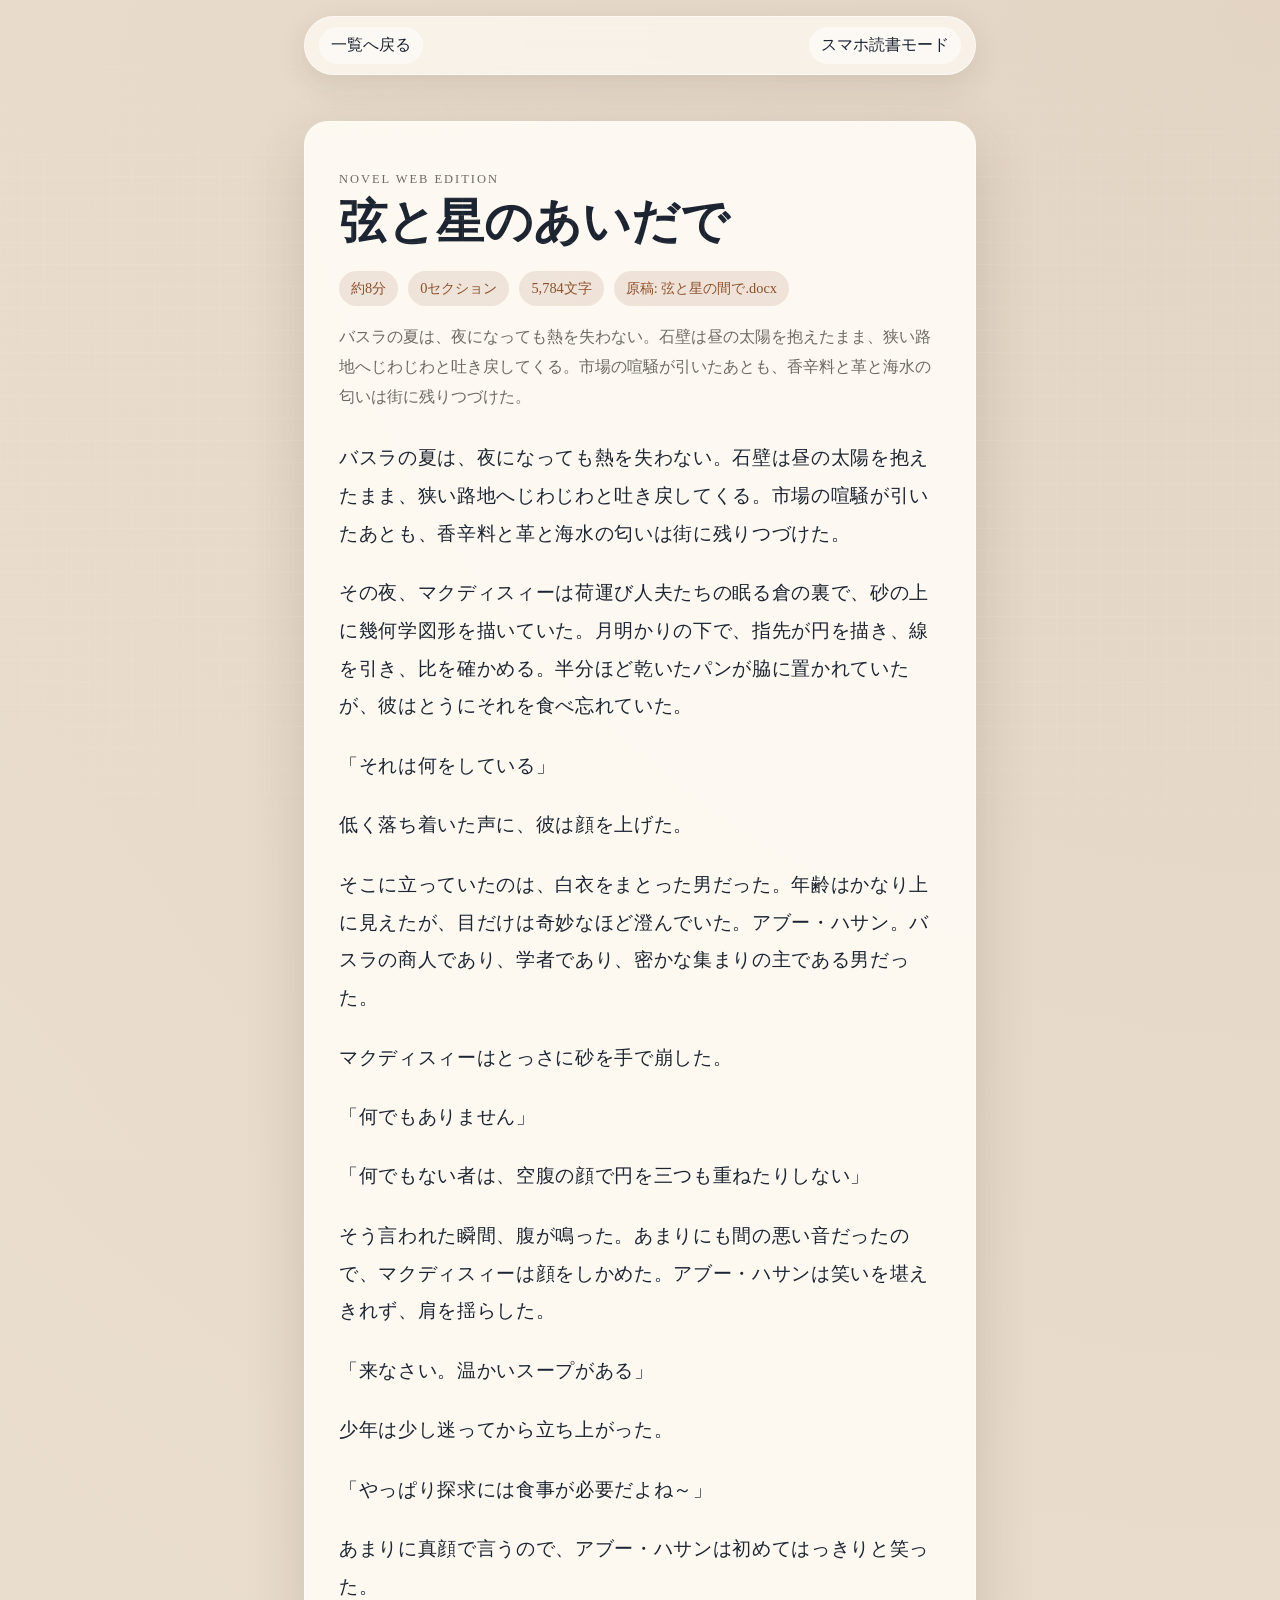
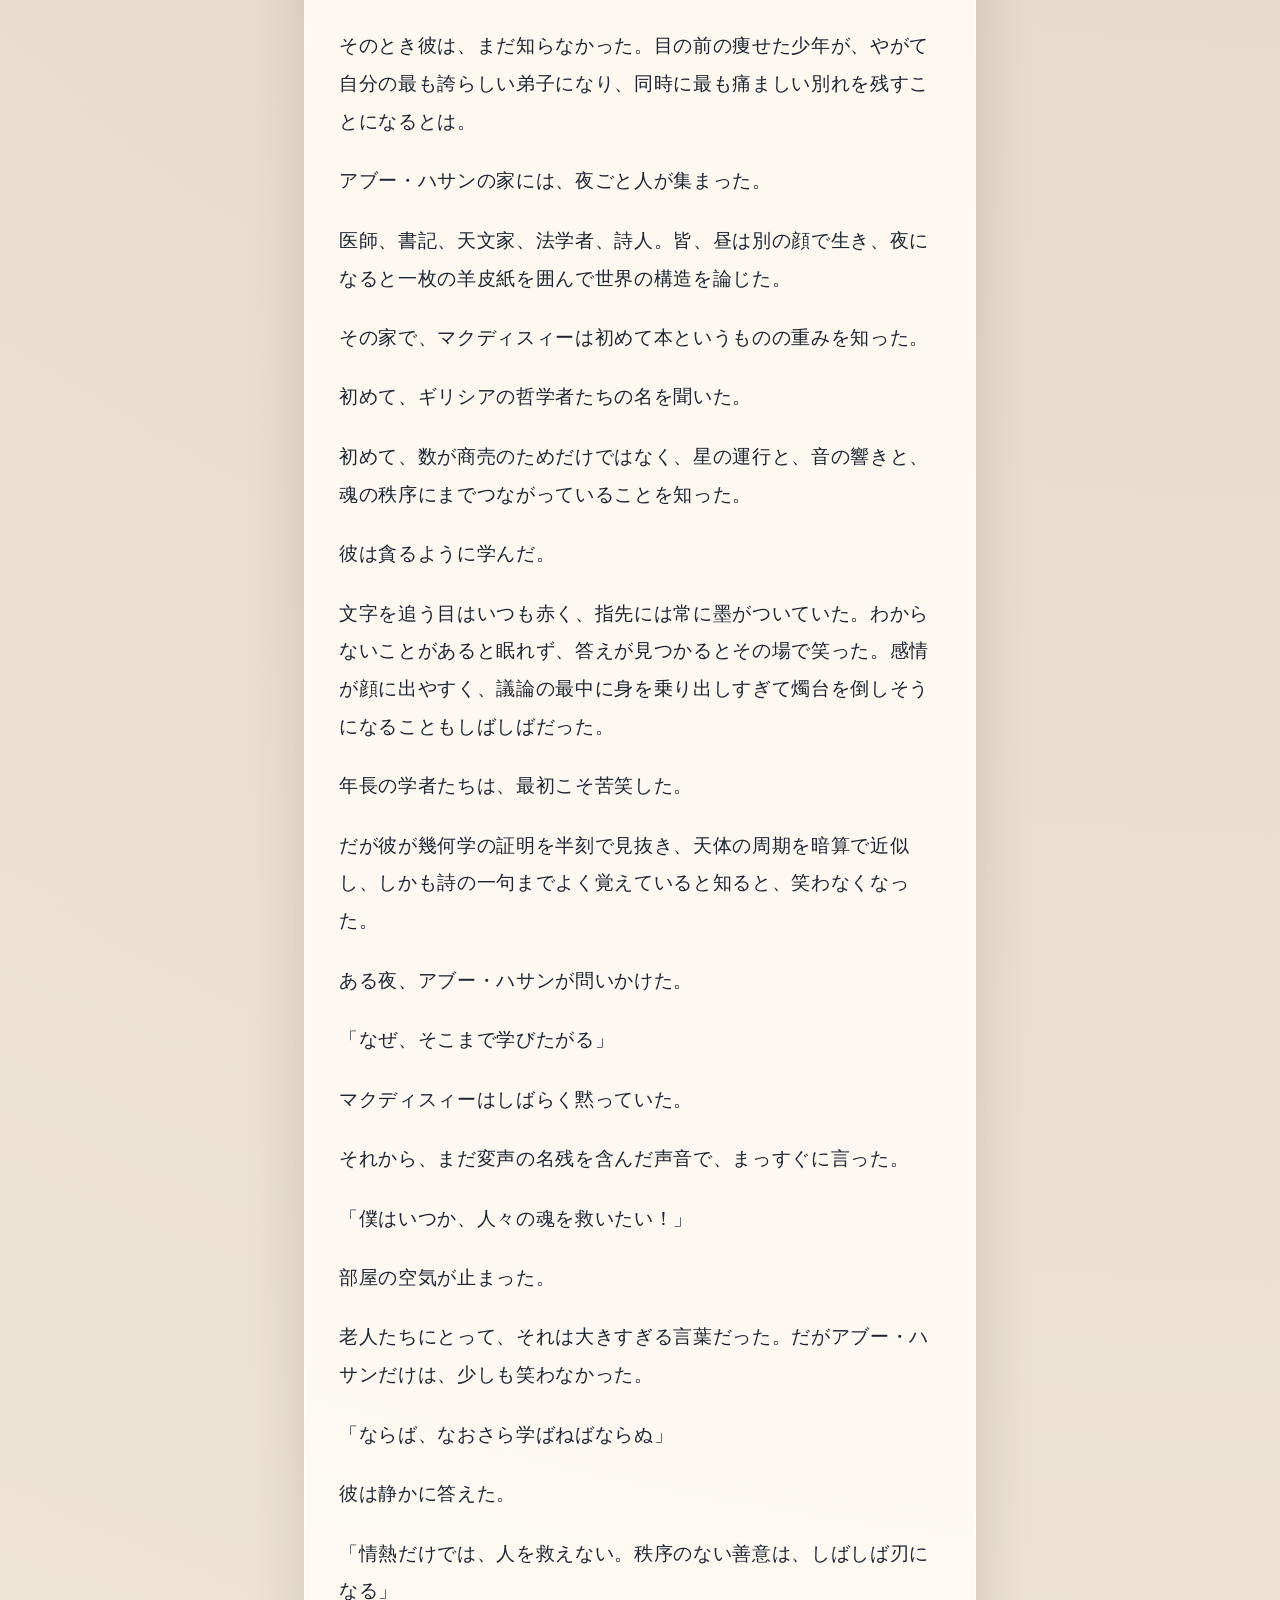
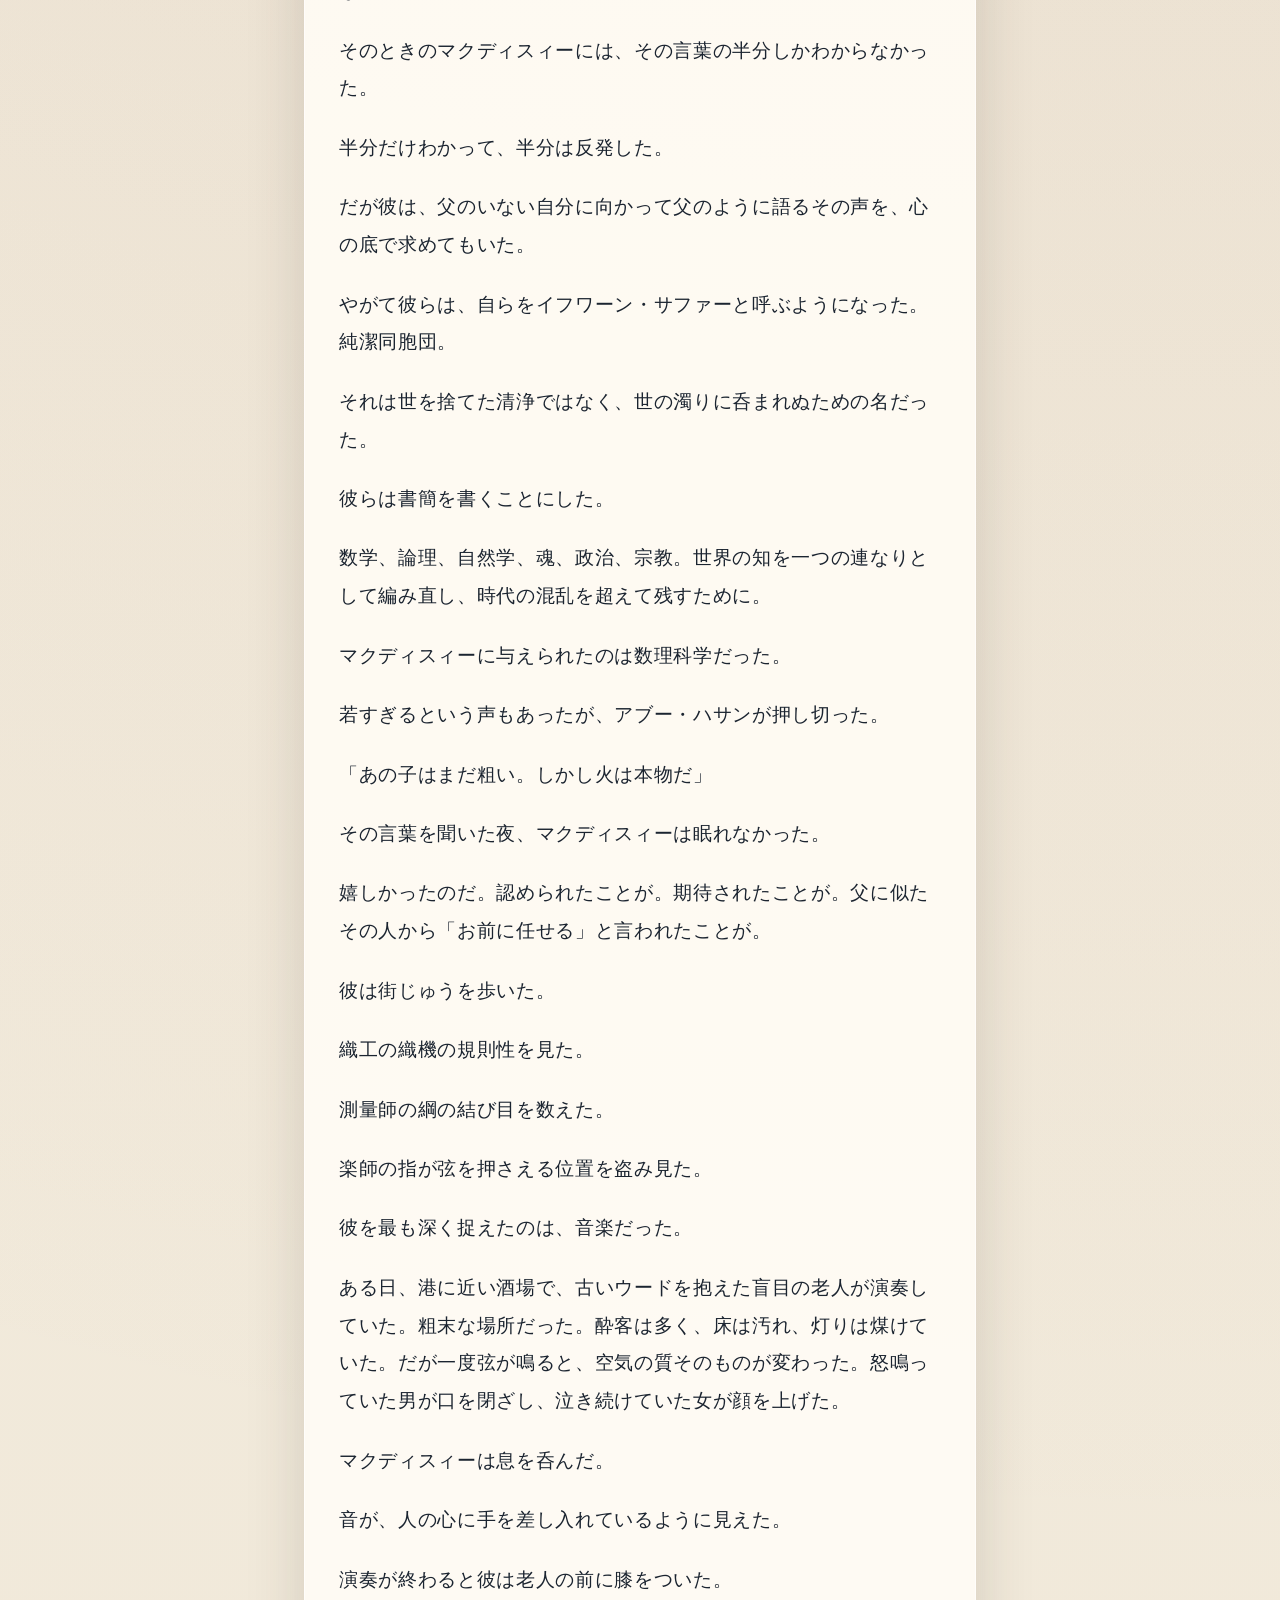
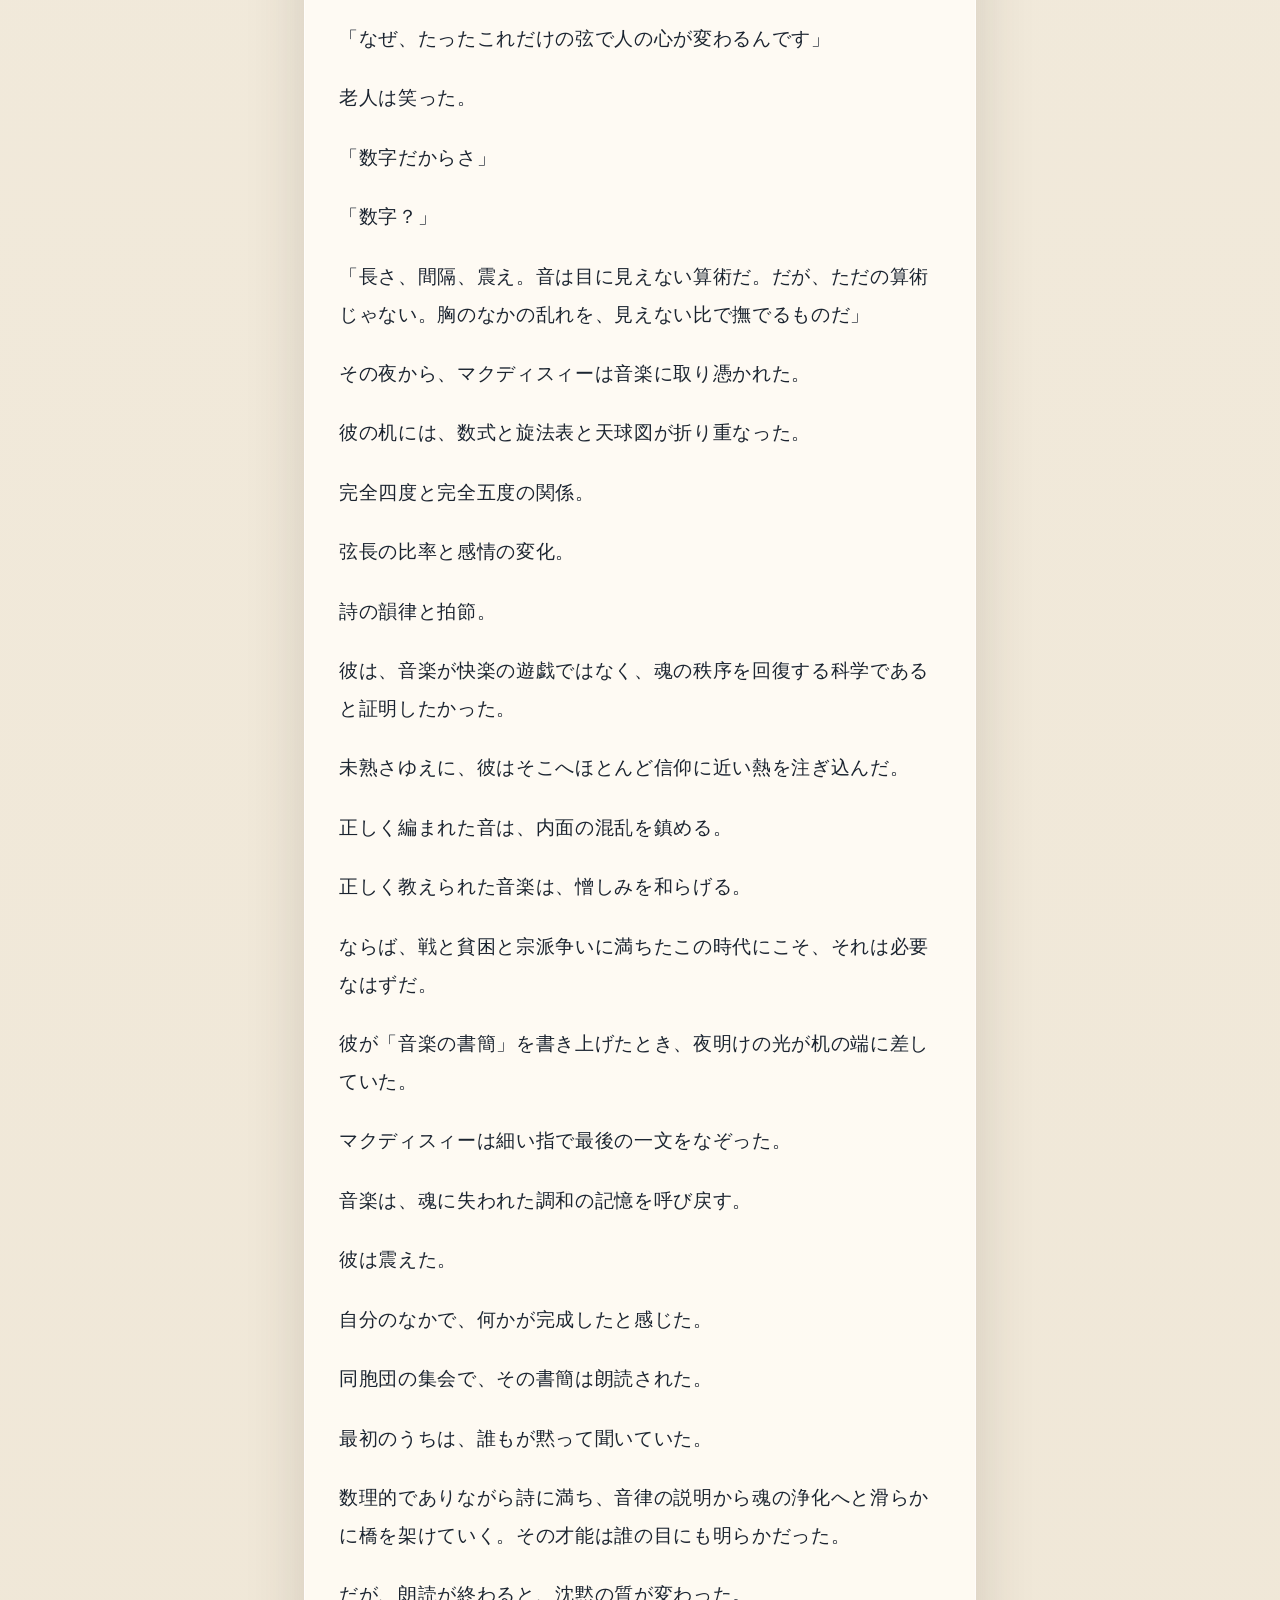
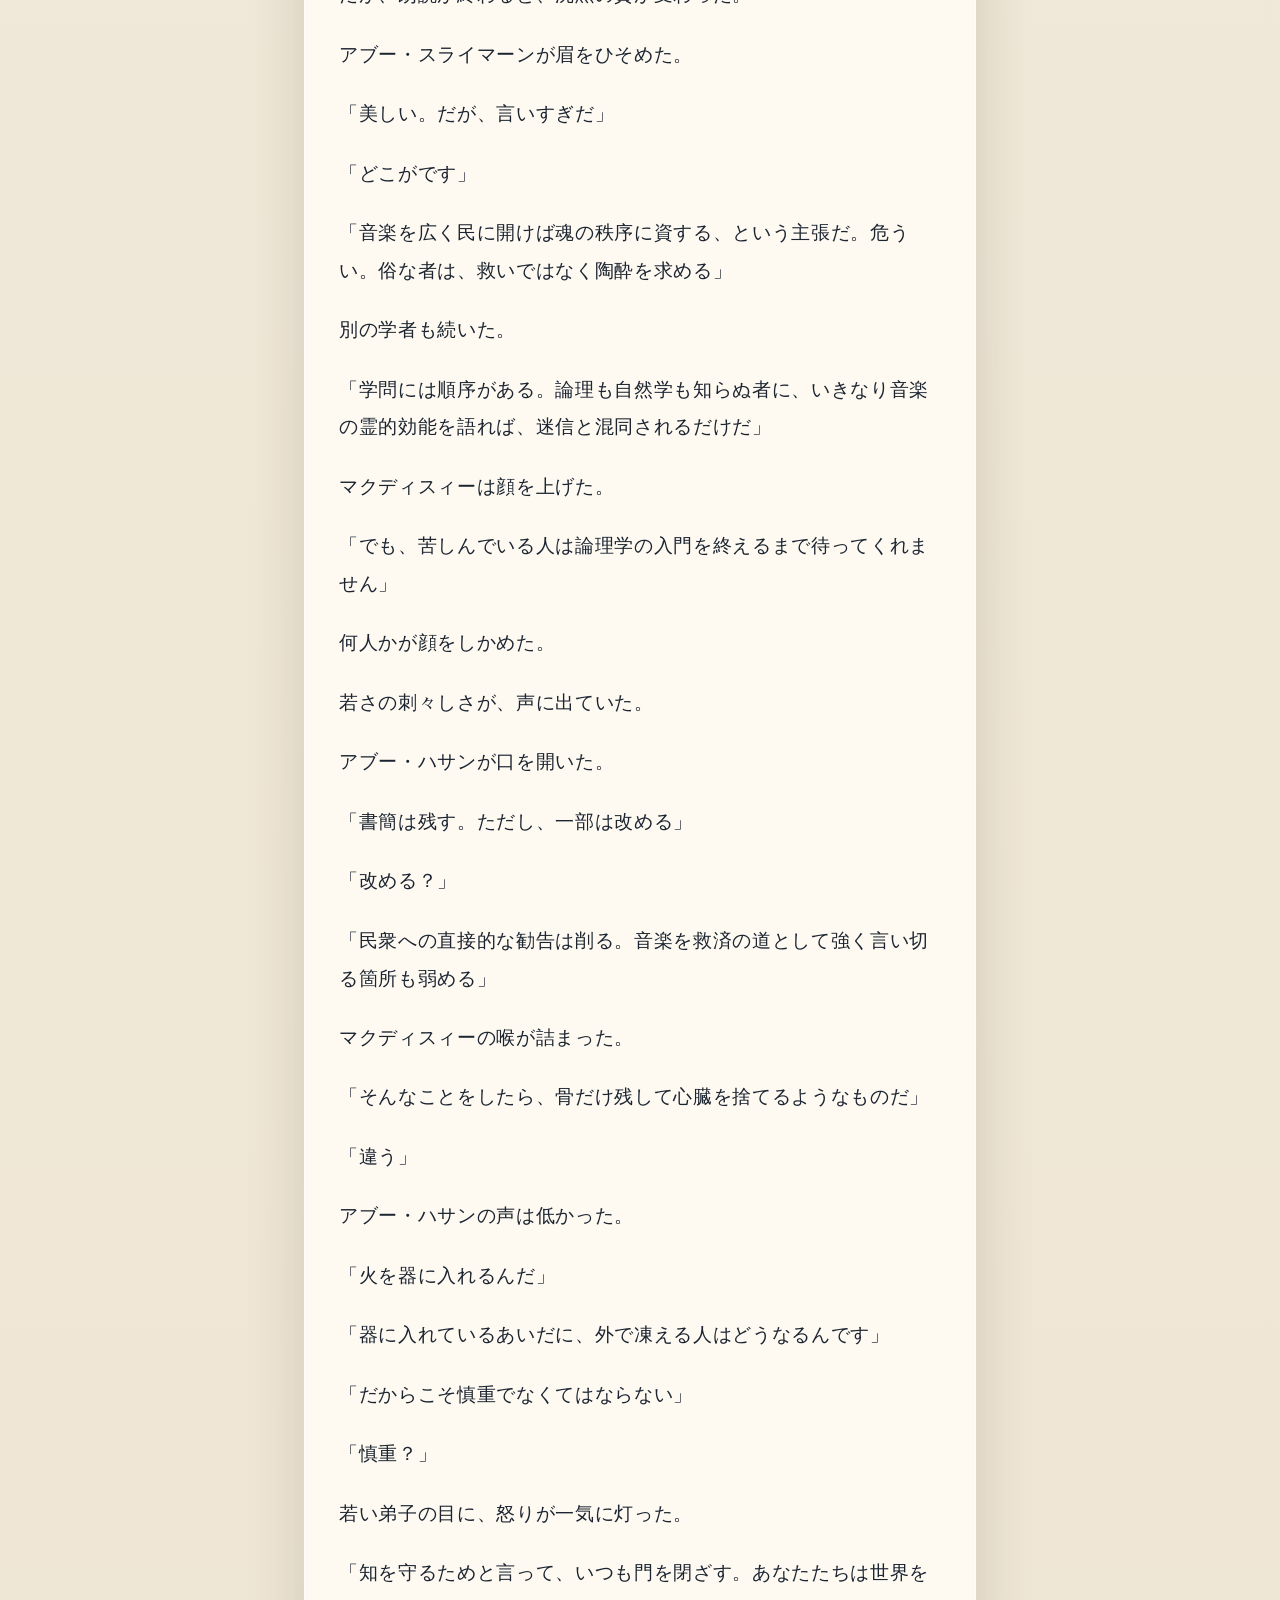
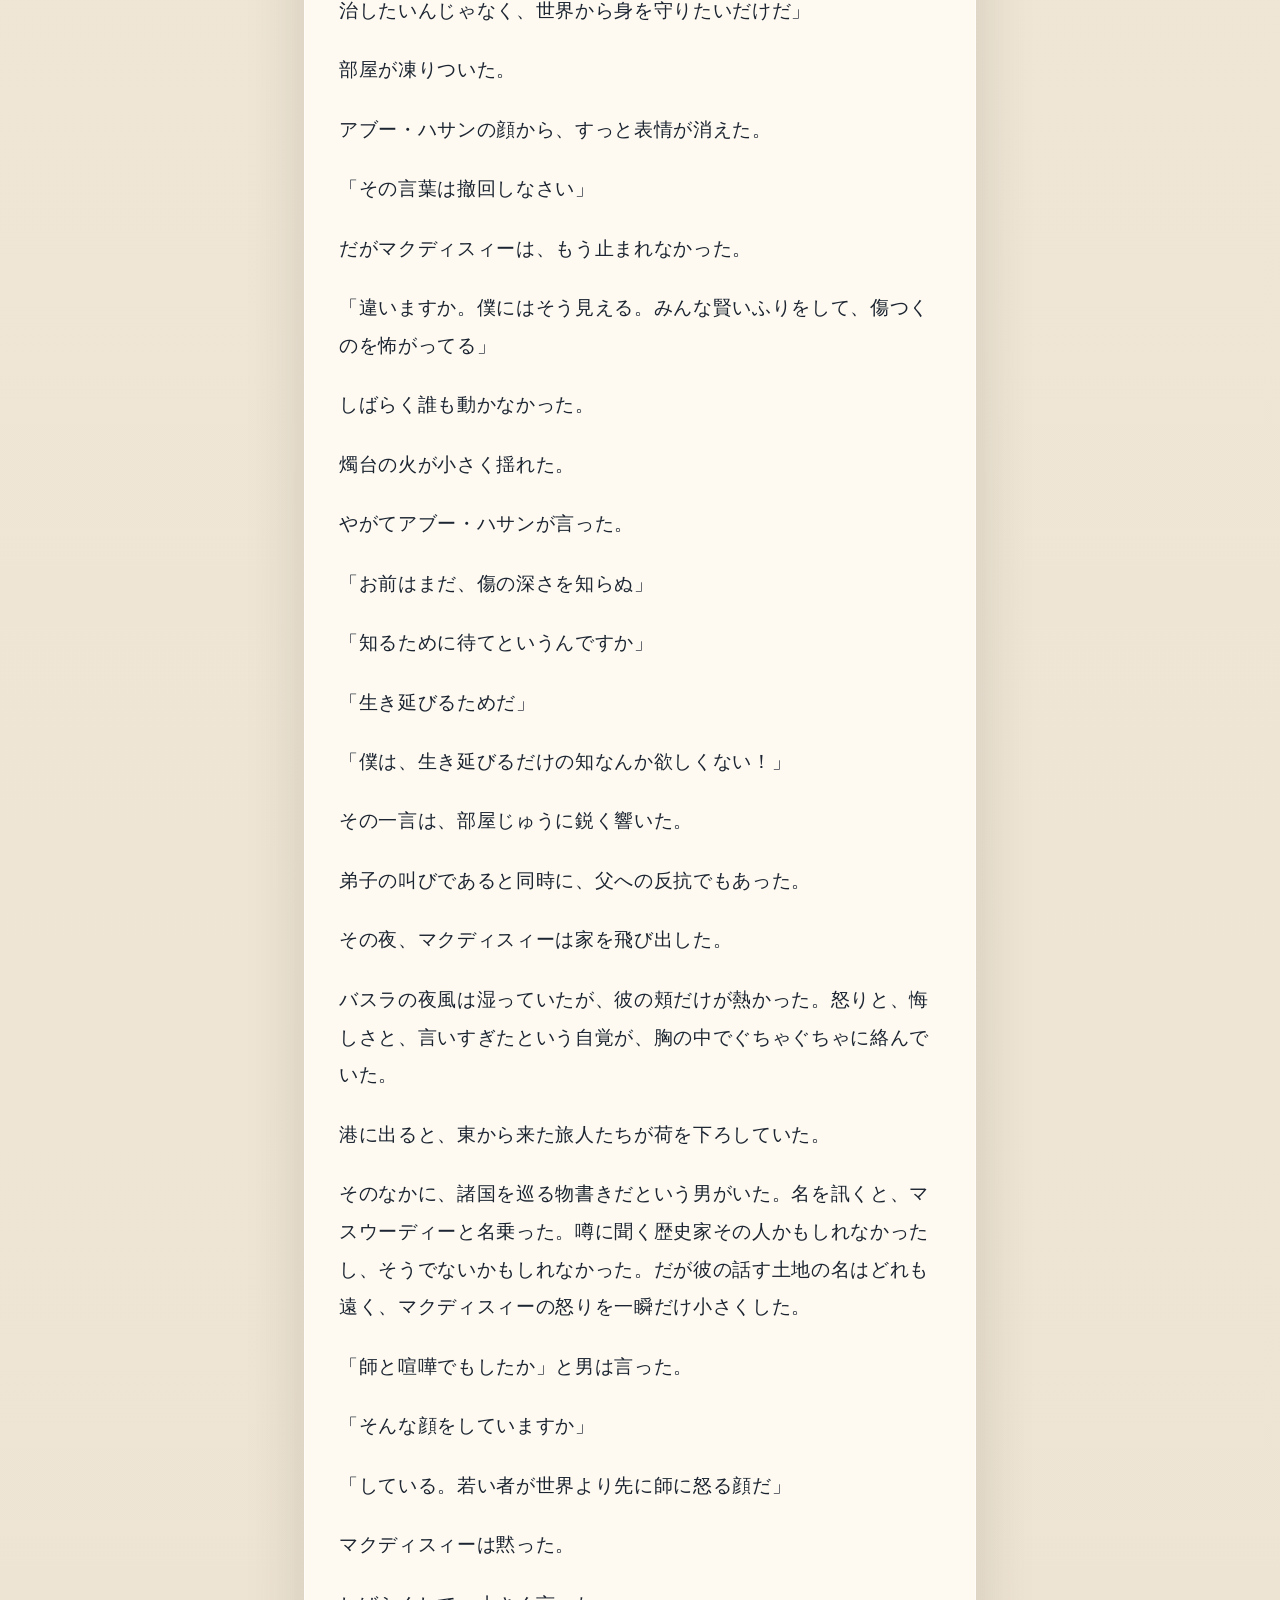
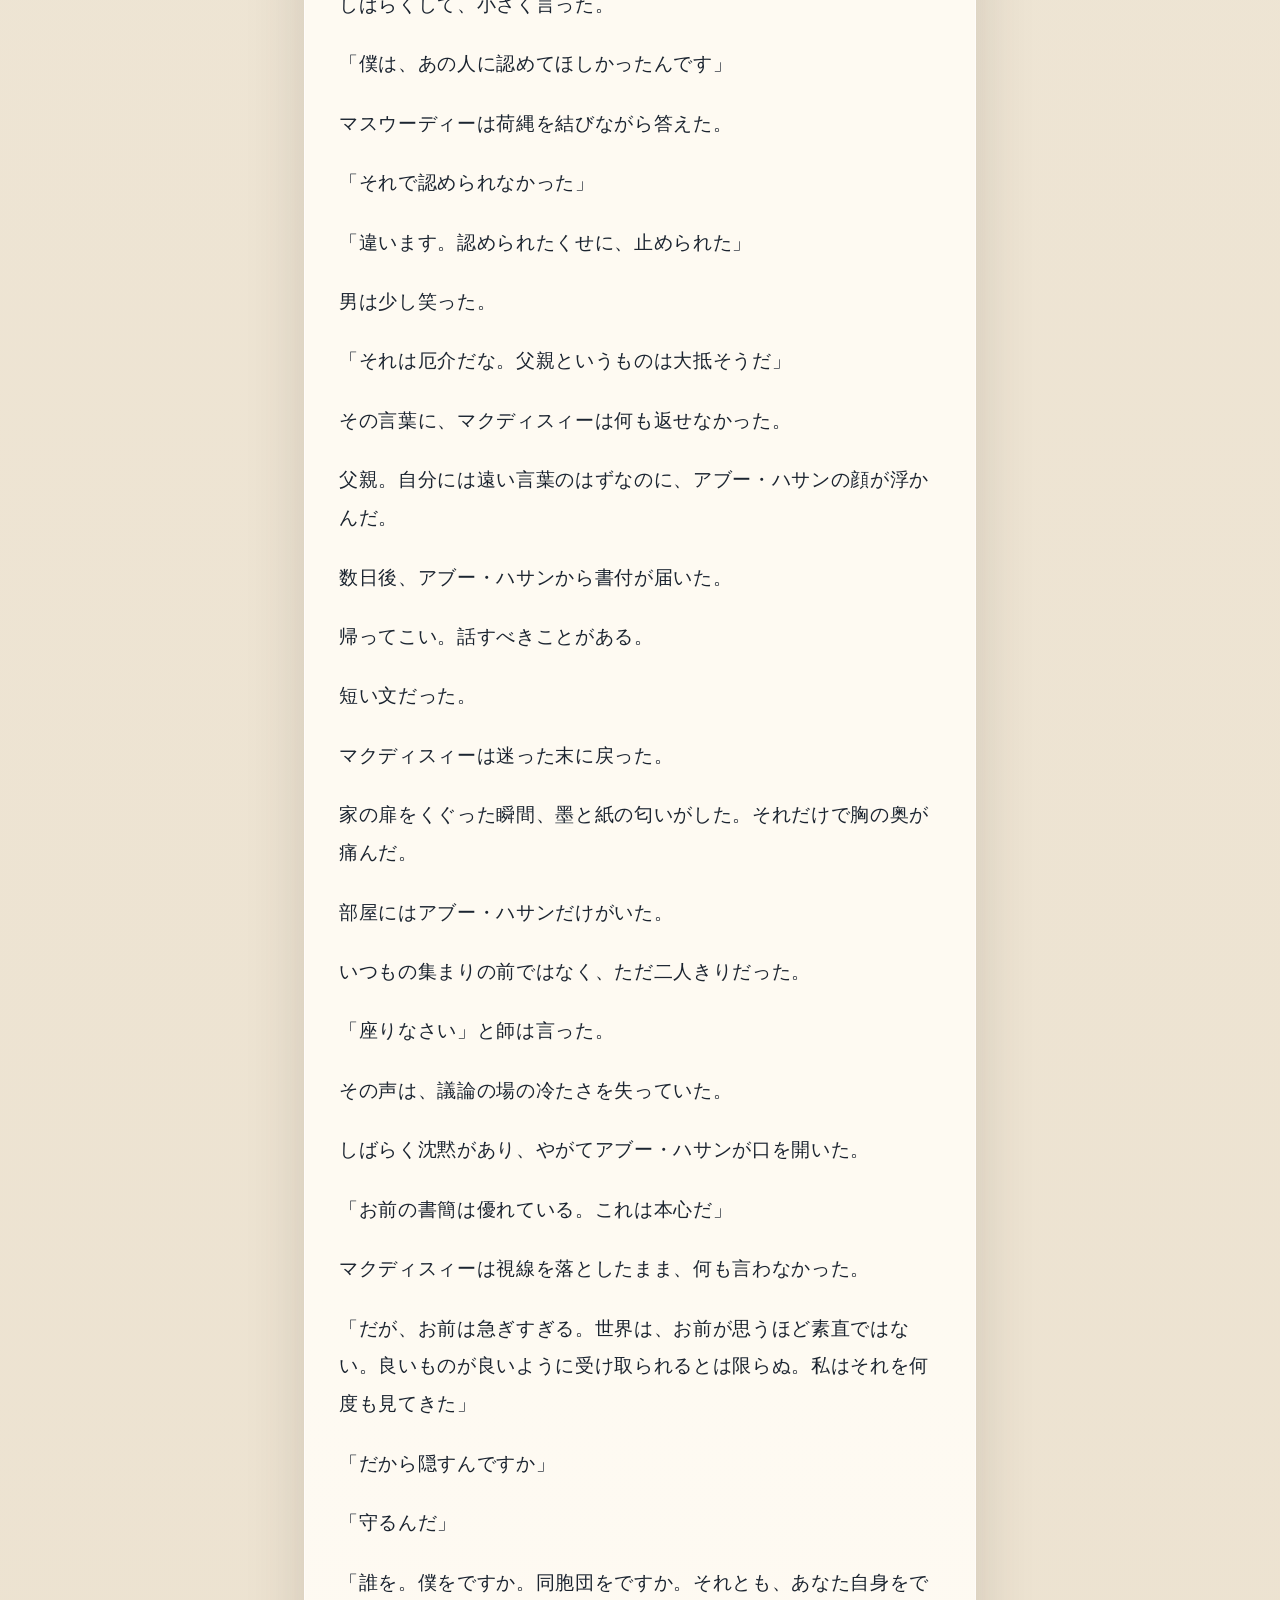
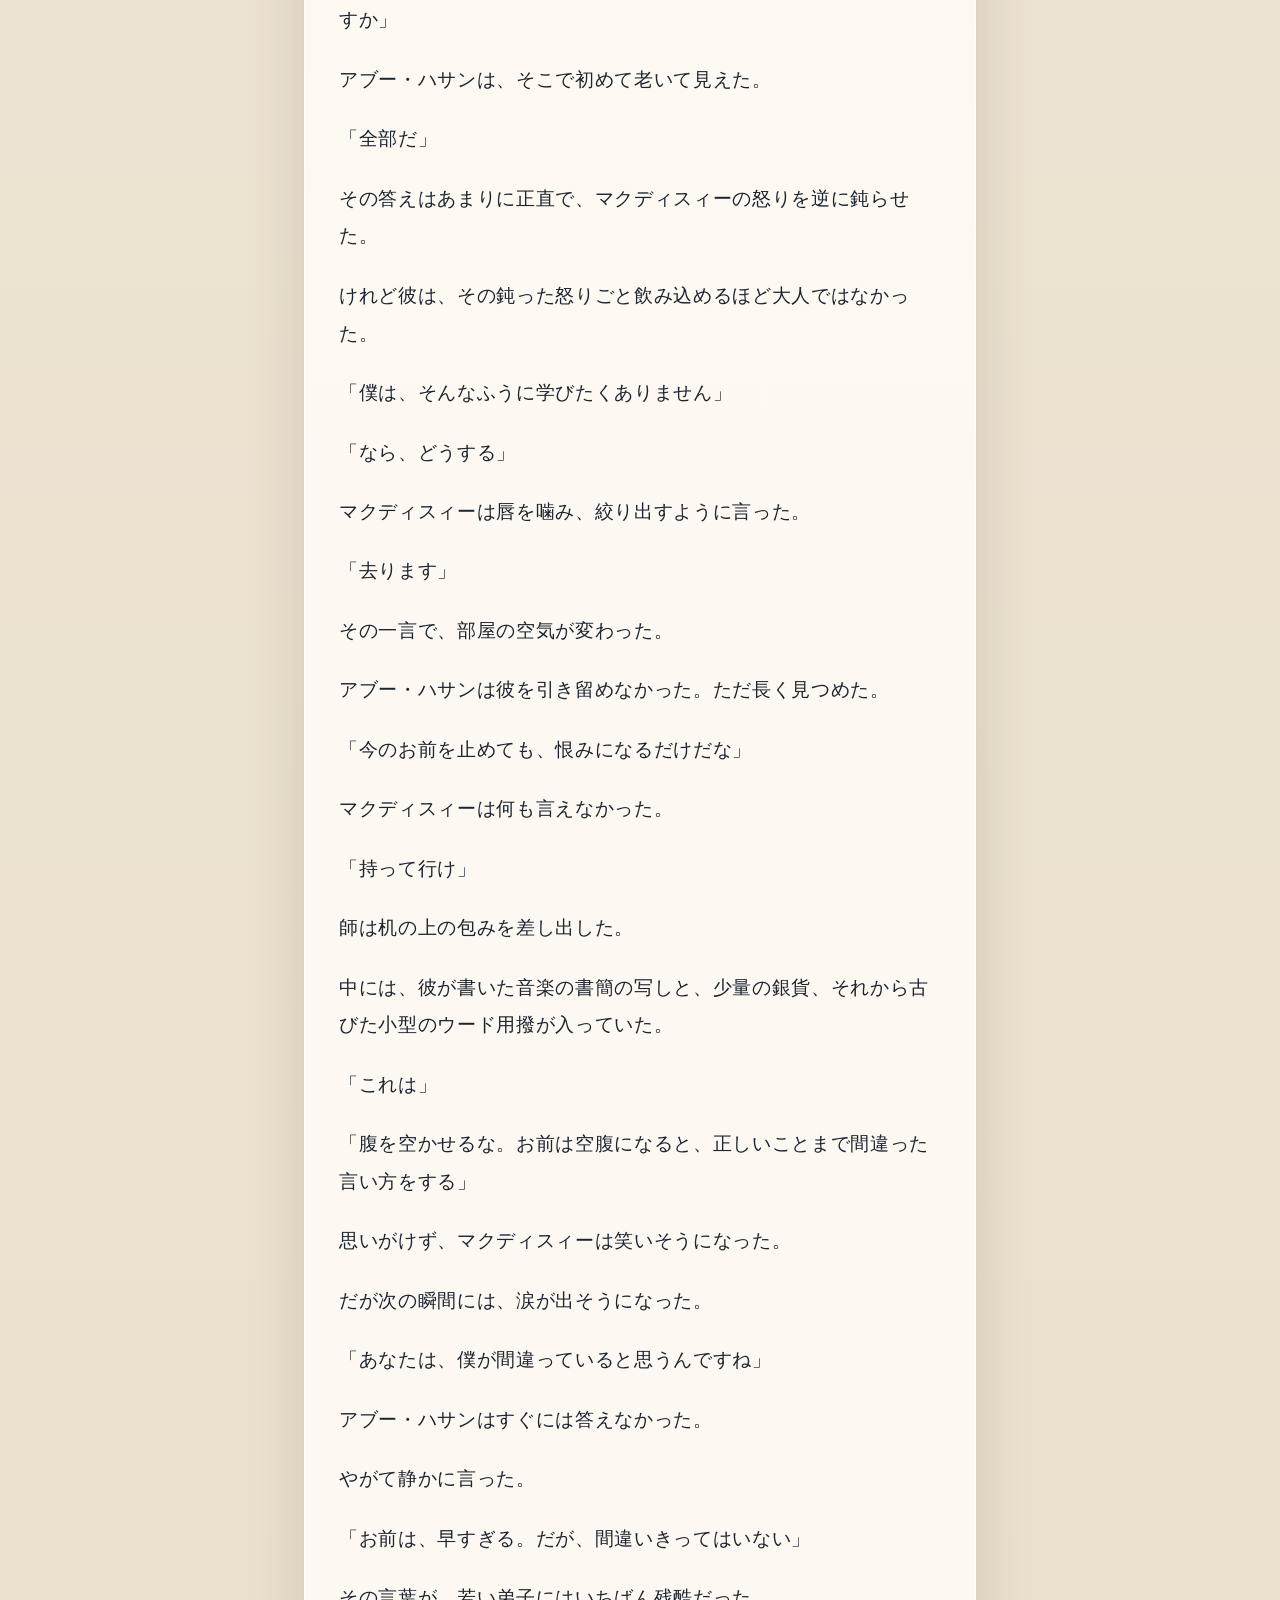
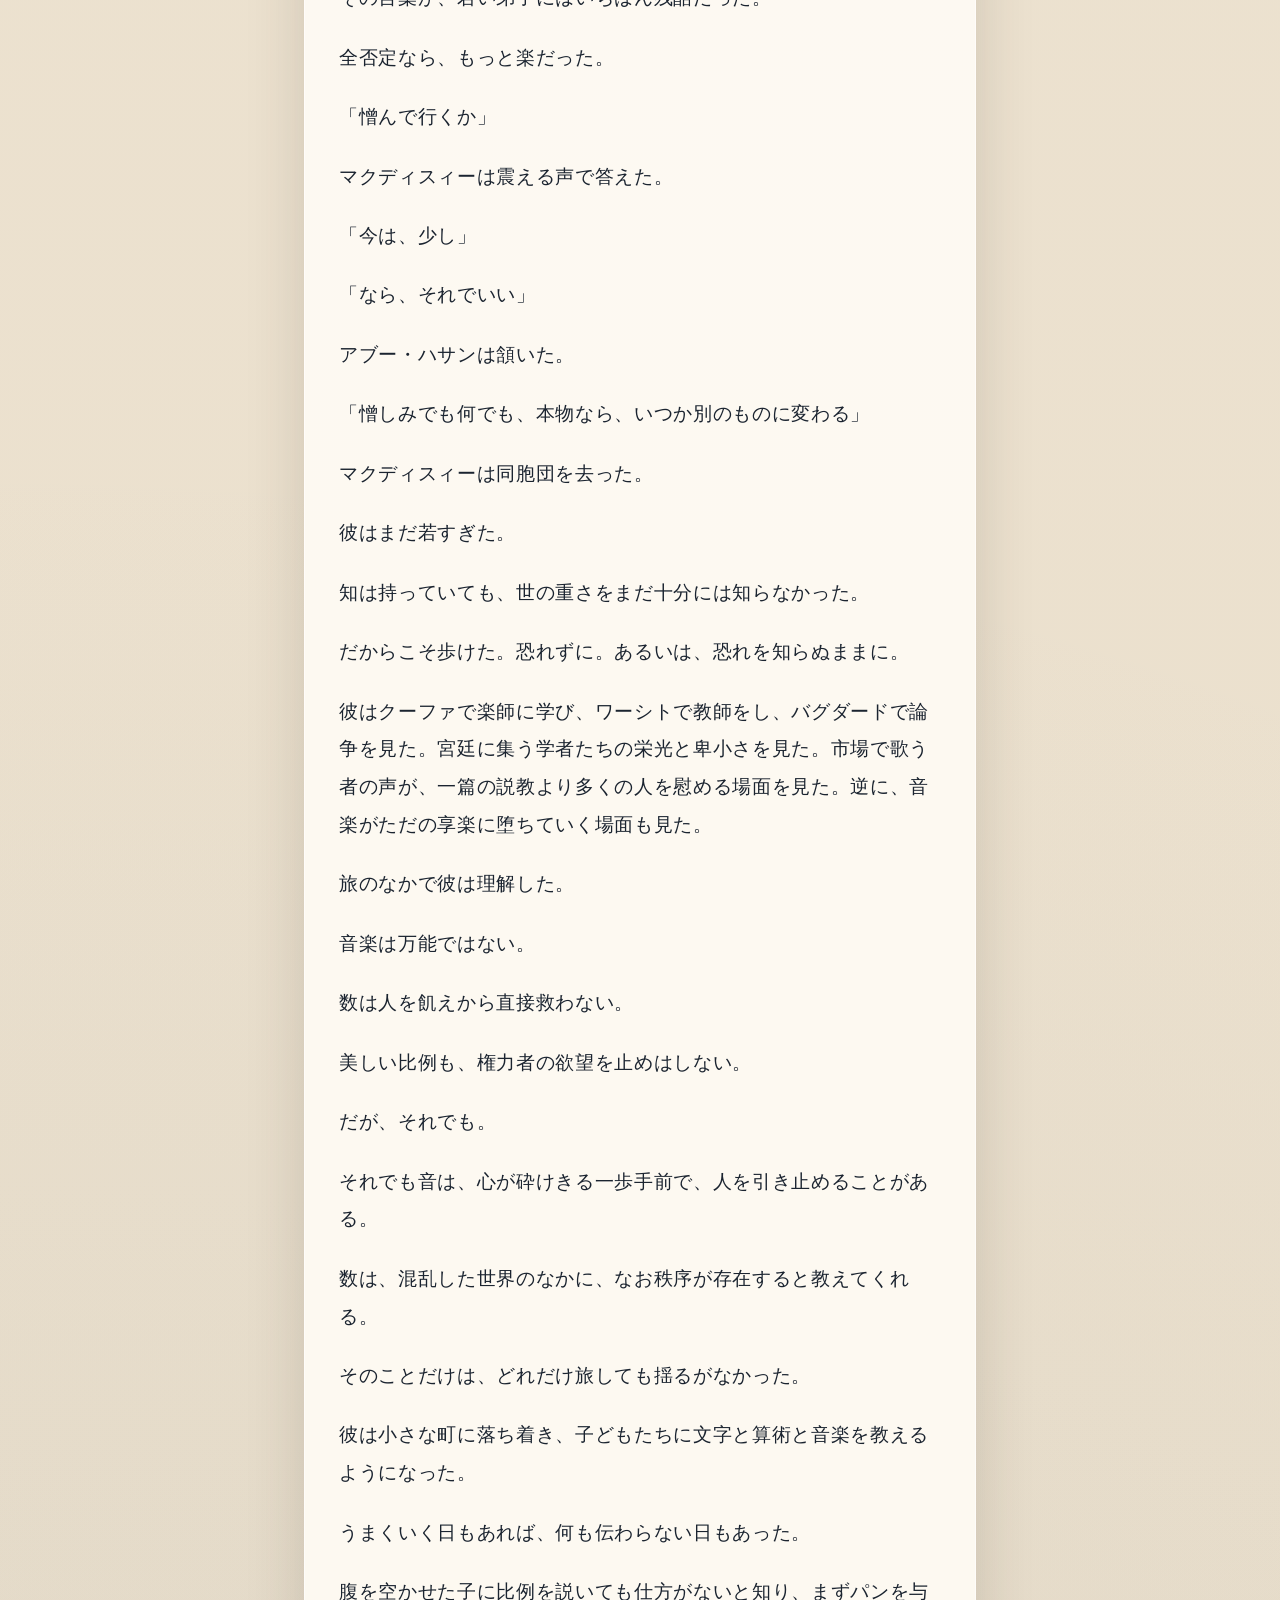
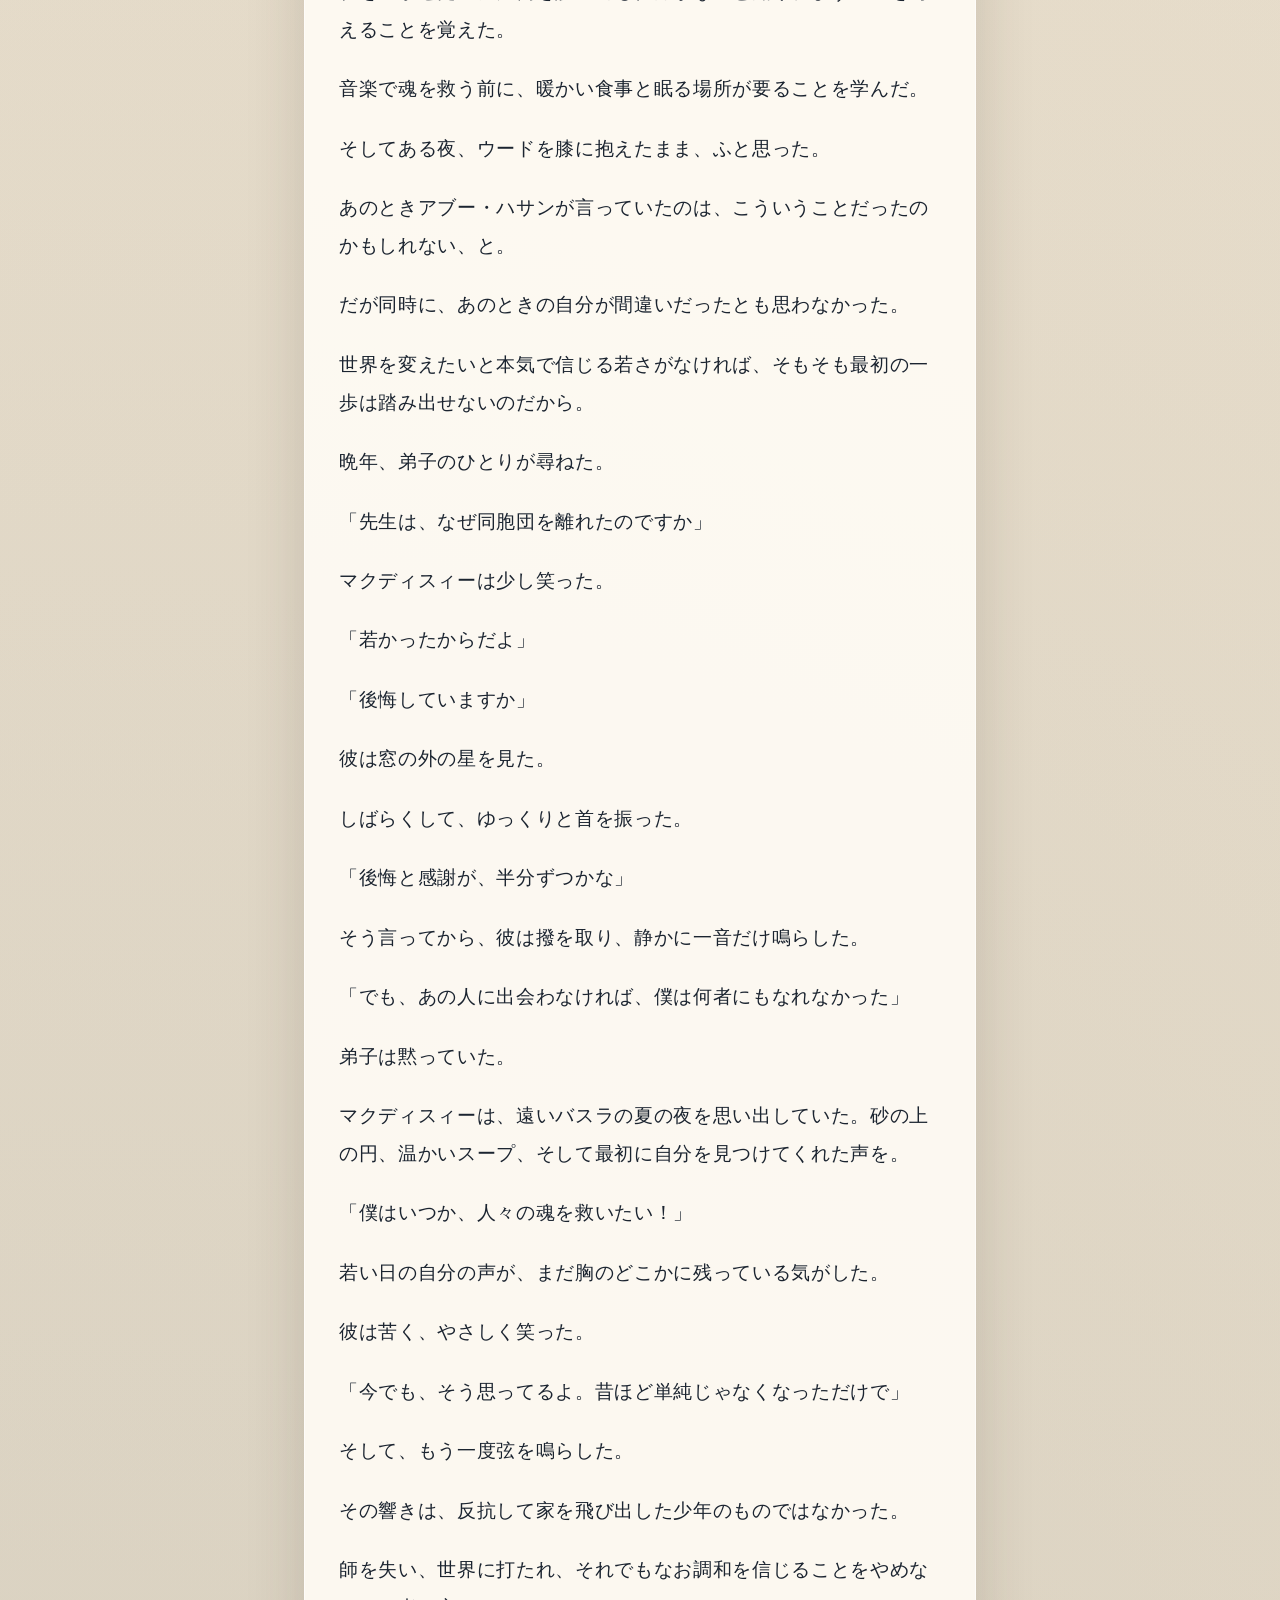
<file: story-02.html>
<!DOCTYPE html>
<html lang="ja">
<head>
  <meta charset="utf-8">
  <meta name="viewport" content="width=device-width, initial-scale=1">
  <title>弦と星のあいだで</title>
  <meta name="description" content="バスラの夏は、夜になっても熱を失わない。石壁は昼の太陽を抱えたまま、狭い路地へじわじわと吐き戻してくる。市場の喧騒が引いたあとも、香辛料と革と海水の匂いは街に残りつづけた。">
  <link rel="stylesheet" href="styles.css">
</head>
<body>
  <div class="topbar">
    <div class="topbar-inner">
      <a href="index.html">一覧へ戻る</a>
      <span class="pill">スマホ読書モード</span>
    </div>
  </div>
  <main class="shell">
    <section class="reader">
      <header class="reader-head">
        <p class="eyebrow">Novel Web Edition</p>
        <h1>弦と星のあいだで</h1>
        <div class="story-meta">
          <span class="tag">約8分</span>
          <span class="tag">0セクション</span>
          <span class="tag">5,784文字</span>
          <span class="tag">原稿: 弦と星の間で.docx</span>
        </div>
        <p>バスラの夏は、夜になっても熱を失わない。石壁は昼の太陽を抱えたまま、狭い路地へじわじわと吐き戻してくる。市場の喧騒が引いたあとも、香辛料と革と海水の匂いは街に残りつづけた。</p>
      </header>
      
      <article class="story-body">
        <p>バスラの夏は、夜になっても熱を失わない。石壁は昼の太陽を抱えたまま、狭い路地へじわじわと吐き戻してくる。市場の喧騒が引いたあとも、香辛料と革と海水の匂いは街に残りつづけた。</p><p>その夜、マクディスィーは荷運び人夫たちの眠る倉の裏で、砂の上に幾何学図形を描いていた。月明かりの下で、指先が円を描き、線を引き、比を確かめる。半分ほど乾いたパンが脇に置かれていたが、彼はとうにそれを食べ忘れていた。</p><p>「それは何をしている」</p><p>低く落ち着いた声に、彼は顔を上げた。</p><p>そこに立っていたのは、白衣をまとった男だった。年齢はかなり上に見えたが、目だけは奇妙なほど澄んでいた。アブー・ハサン。バスラの商人であり、学者であり、密かな集まりの主である男だった。</p><p>マクディスィーはとっさに砂を手で崩した。</p><p>「何でもありません」</p><p>「何でもない者は、空腹の顔で円を三つも重ねたりしない」</p><p>そう言われた瞬間、腹が鳴った。あまりにも間の悪い音だったので、マクディスィーは顔をしかめた。アブー・ハサンは笑いを堪えきれず、肩を揺らした。</p><p>「来なさい。温かいスープがある」</p><p>少年は少し迷ってから立ち上がった。</p><p>「やっぱり探求には食事が必要だよね～」</p><p>あまりに真顔で言うので、アブー・ハサンは初めてはっきりと笑った。</p><p>そのとき彼は、まだ知らなかった。目の前の痩せた少年が、やがて自分の最も誇らしい弟子になり、同時に最も痛ましい別れを残すことになるとは。</p><p>アブー・ハサンの家には、夜ごと人が集まった。</p><p>医師、書記、天文家、法学者、詩人。皆、昼は別の顔で生き、夜になると一枚の羊皮紙を囲んで世界の構造を論じた。</p><p>その家で、マクディスィーは初めて本というものの重みを知った。</p><p>初めて、ギリシアの哲学者たちの名を聞いた。</p><p>初めて、数が商売のためだけではなく、星の運行と、音の響きと、魂の秩序にまでつながっていることを知った。</p><p>彼は貪るように学んだ。</p><p>文字を追う目はいつも赤く、指先には常に墨がついていた。わからないことがあると眠れず、答えが見つかるとその場で笑った。感情が顔に出やすく、議論の最中に身を乗り出しすぎて燭台を倒しそうになることもしばしばだった。</p><p>年長の学者たちは、最初こそ苦笑した。</p><p>だが彼が幾何学の証明を半刻で見抜き、天体の周期を暗算で近似し、しかも詩の一句までよく覚えていると知ると、笑わなくなった。</p><p>ある夜、アブー・ハサンが問いかけた。</p><p>「なぜ、そこまで学びたがる」</p><p>マクディスィーはしばらく黙っていた。</p><p>それから、まだ変声の名残を含んだ声音で、まっすぐに言った。</p><p>「僕はいつか、人々の魂を救いたい！」</p><p>部屋の空気が止まった。</p><p>老人たちにとって、それは大きすぎる言葉だった。だがアブー・ハサンだけは、少しも笑わなかった。</p><p>「ならば、なおさら学ばねばならぬ」</p><p>彼は静かに答えた。</p><p>「情熱だけでは、人を救えない。秩序のない善意は、しばしば刃になる」</p><p>そのときのマクディスィーには、その言葉の半分しかわからなかった。</p><p>半分だけわかって、半分は反発した。</p><p>だが彼は、父のいない自分に向かって父のように語るその声を、心の底で求めてもいた。</p><p>やがて彼らは、自らをイフワーン・サファーと呼ぶようになった。純潔同胞団。</p><p>それは世を捨てた清浄ではなく、世の濁りに呑まれぬための名だった。</p><p>彼らは書簡を書くことにした。</p><p>数学、論理、自然学、魂、政治、宗教。世界の知を一つの連なりとして編み直し、時代の混乱を超えて残すために。</p><p>マクディスィーに与えられたのは数理科学だった。</p><p>若すぎるという声もあったが、アブー・ハサンが押し切った。</p><p>「あの子はまだ粗い。しかし火は本物だ」</p><p>その言葉を聞いた夜、マクディスィーは眠れなかった。</p><p>嬉しかったのだ。認められたことが。期待されたことが。父に似たその人から「お前に任せる」と言われたことが。</p><p>彼は街じゅうを歩いた。</p><p>織工の織機の規則性を見た。</p><p>測量師の綱の結び目を数えた。</p><p>楽師の指が弦を押さえる位置を盗み見た。</p><p>彼を最も深く捉えたのは、音楽だった。</p><p>ある日、港に近い酒場で、古いウードを抱えた盲目の老人が演奏していた。粗末な場所だった。酔客は多く、床は汚れ、灯りは煤けていた。だが一度弦が鳴ると、空気の質そのものが変わった。怒鳴っていた男が口を閉ざし、泣き続けていた女が顔を上げた。</p><p>マクディスィーは息を呑んだ。</p><p>音が、人の心に手を差し入れているように見えた。</p><p>演奏が終わると彼は老人の前に膝をついた。</p><p>「なぜ、たったこれだけの弦で人の心が変わるんです」</p><p>老人は笑った。</p><p>「数字だからさ」</p><p>「数字？」</p><p>「長さ、間隔、震え。音は目に見えない算術だ。だが、ただの算術じゃない。胸のなかの乱れを、見えない比で撫でるものだ」</p><p>その夜から、マクディスィーは音楽に取り憑かれた。</p><p>彼の机には、数式と旋法表と天球図が折り重なった。</p><p>完全四度と完全五度の関係。</p><p>弦長の比率と感情の変化。</p><p>詩の韻律と拍節。</p><p>彼は、音楽が快楽の遊戯ではなく、魂の秩序を回復する科学であると証明したかった。</p><p>未熟さゆえに、彼はそこへほとんど信仰に近い熱を注ぎ込んだ。</p><p>正しく編まれた音は、内面の混乱を鎮める。</p><p>正しく教えられた音楽は、憎しみを和らげる。</p><p>ならば、戦と貧困と宗派争いに満ちたこの時代にこそ、それは必要なはずだ。</p><p>彼が「音楽の書簡」を書き上げたとき、夜明けの光が机の端に差していた。</p><p>マクディスィーは細い指で最後の一文をなぞった。</p><p>音楽は、魂に失われた調和の記憶を呼び戻す。</p><p>彼は震えた。</p><p>自分のなかで、何かが完成したと感じた。</p><p>同胞団の集会で、その書簡は朗読された。</p><p>最初のうちは、誰もが黙って聞いていた。</p><p>数理的でありながら詩に満ち、音律の説明から魂の浄化へと滑らかに橋を架けていく。その才能は誰の目にも明らかだった。</p><p>だが、朗読が終わると、沈黙の質が変わった。</p><p>アブー・スライマーンが眉をひそめた。</p><p>「美しい。だが、言いすぎだ」</p><p>「どこがです」</p><p>「音楽を広く民に開けば魂の秩序に資する、という主張だ。危うい。俗な者は、救いではなく陶酔を求める」</p><p>別の学者も続いた。</p><p>「学問には順序がある。論理も自然学も知らぬ者に、いきなり音楽の霊的効能を語れば、迷信と混同されるだけだ」</p><p>マクディスィーは顔を上げた。</p><p>「でも、苦しんでいる人は論理学の入門を終えるまで待ってくれません」</p><p>何人かが顔をしかめた。</p><p>若さの刺々しさが、声に出ていた。</p><p>アブー・ハサンが口を開いた。</p><p>「書簡は残す。ただし、一部は改める」</p><p>「改める？」</p><p>「民衆への直接的な勧告は削る。音楽を救済の道として強く言い切る箇所も弱める」</p><p>マクディスィーの喉が詰まった。</p><p>「そんなことをしたら、骨だけ残して心臓を捨てるようなものだ」</p><p>「違う」</p><p>アブー・ハサンの声は低かった。</p><p>「火を器に入れるんだ」</p><p>「器に入れているあいだに、外で凍える人はどうなるんです」</p><p>「だからこそ慎重でなくてはならない」</p><p>「慎重？」</p><p>若い弟子の目に、怒りが一気に灯った。</p><p>「知を守るためと言って、いつも門を閉ざす。あなたたちは世界を治したいんじゃなく、世界から身を守りたいだけだ」</p><p>部屋が凍りついた。</p><p>アブー・ハサンの顔から、すっと表情が消えた。</p><p>「その言葉は撤回しなさい」</p><p>だがマクディスィーは、もう止まれなかった。</p><p>「違いますか。僕にはそう見える。みんな賢いふりをして、傷つくのを怖がってる」</p><p>しばらく誰も動かなかった。</p><p>燭台の火が小さく揺れた。</p><p>やがてアブー・ハサンが言った。</p><p>「お前はまだ、傷の深さを知らぬ」</p><p>「知るために待てというんですか」</p><p>「生き延びるためだ」</p><p>「僕は、生き延びるだけの知なんか欲しくない！」</p><p>その一言は、部屋じゅうに鋭く響いた。</p><p>弟子の叫びであると同時に、父への反抗でもあった。</p><p>その夜、マクディスィーは家を飛び出した。</p><p>バスラの夜風は湿っていたが、彼の頬だけが熱かった。怒りと、悔しさと、言いすぎたという自覚が、胸の中でぐちゃぐちゃに絡んでいた。</p><p>港に出ると、東から来た旅人たちが荷を下ろしていた。</p><p>そのなかに、諸国を巡る物書きだという男がいた。名を訊くと、マスウーディーと名乗った。噂に聞く歴史家その人かもしれなかったし、そうでないかもしれなかった。だが彼の話す土地の名はどれも遠く、マクディスィーの怒りを一瞬だけ小さくした。</p><p>「師と喧嘩でもしたか」と男は言った。</p><p>「そんな顔をしていますか」</p><p>「している。若い者が世界より先に師に怒る顔だ」</p><p>マクディスィーは黙った。</p><p>しばらくして、小さく言った。</p><p>「僕は、あの人に認めてほしかったんです」</p><p>マスウーディーは荷縄を結びながら答えた。</p><p>「それで認められなかった」</p><p>「違います。認められたくせに、止められた」</p><p>男は少し笑った。</p><p>「それは厄介だな。父親というものは大抵そうだ」</p><p>その言葉に、マクディスィーは何も返せなかった。</p><p>父親。自分には遠い言葉のはずなのに、アブー・ハサンの顔が浮かんだ。</p><p>数日後、アブー・ハサンから書付が届いた。</p><p>帰ってこい。話すべきことがある。</p><p>短い文だった。</p><p>マクディスィーは迷った末に戻った。</p><p>家の扉をくぐった瞬間、墨と紙の匂いがした。それだけで胸の奥が痛んだ。</p><p>部屋にはアブー・ハサンだけがいた。</p><p>いつもの集まりの前ではなく、ただ二人きりだった。</p><p>「座りなさい」と師は言った。</p><p>その声は、議論の場の冷たさを失っていた。</p><p>しばらく沈黙があり、やがてアブー・ハサンが口を開いた。</p><p>「お前の書簡は優れている。これは本心だ」</p><p>マクディスィーは視線を落としたまま、何も言わなかった。</p><p>「だが、お前は急ぎすぎる。世界は、お前が思うほど素直ではない。良いものが良いように受け取られるとは限らぬ。私はそれを何度も見てきた」</p><p>「だから隠すんですか」</p><p>「守るんだ」</p><p>「誰を。僕をですか。同胞団をですか。それとも、あなた自身をですか」</p><p>アブー・ハサンは、そこで初めて老いて見えた。</p><p>「全部だ」</p><p>その答えはあまりに正直で、マクディスィーの怒りを逆に鈍らせた。</p><p>けれど彼は、その鈍った怒りごと飲み込めるほど大人ではなかった。</p><p>「僕は、そんなふうに学びたくありません」</p><p>「なら、どうする」</p><p>マクディスィーは唇を噛み、絞り出すように言った。</p><p>「去ります」</p><p>その一言で、部屋の空気が変わった。</p><p>アブー・ハサンは彼を引き留めなかった。ただ長く見つめた。</p><p>「今のお前を止めても、恨みになるだけだな」</p><p>マクディスィーは何も言えなかった。</p><p>「持って行け」</p><p>師は机の上の包みを差し出した。</p><p>中には、彼が書いた音楽の書簡の写しと、少量の銀貨、それから古びた小型のウード用撥が入っていた。</p><p>「これは」</p><p>「腹を空かせるな。お前は空腹になると、正しいことまで間違った言い方をする」</p><p>思いがけず、マクディスィーは笑いそうになった。</p><p>だが次の瞬間には、涙が出そうになった。</p><p>「あなたは、僕が間違っていると思うんですね」</p><p>アブー・ハサンはすぐには答えなかった。</p><p>やがて静かに言った。</p><p>「お前は、早すぎる。だが、間違いきってはいない」</p><p>その言葉が、若い弟子にはいちばん残酷だった。</p><p>全否定なら、もっと楽だった。</p><p>「憎んで行くか」</p><p>マクディスィーは震える声で答えた。</p><p>「今は、少し」</p><p>「なら、それでいい」</p><p>アブー・ハサンは頷いた。</p><p>「憎しみでも何でも、本物なら、いつか別のものに変わる」</p><p>マクディスィーは同胞団を去った。</p><p>彼はまだ若すぎた。</p><p>知は持っていても、世の重さをまだ十分には知らなかった。</p><p>だからこそ歩けた。恐れずに。あるいは、恐れを知らぬままに。</p><p>彼はクーファで楽師に学び、ワーシトで教師をし、バグダードで論争を見た。宮廷に集う学者たちの栄光と卑小さを見た。市場で歌う者の声が、一篇の説教より多くの人を慰める場面を見た。逆に、音楽がただの享楽に堕ちていく場面も見た。</p><p>旅のなかで彼は理解した。</p><p>音楽は万能ではない。</p><p>数は人を飢えから直接救わない。</p><p>美しい比例も、権力者の欲望を止めはしない。</p><p>だが、それでも。</p><p>それでも音は、心が砕けきる一歩手前で、人を引き止めることがある。</p><p>数は、混乱した世界のなかに、なお秩序が存在すると教えてくれる。</p><p>そのことだけは、どれだけ旅しても揺るがなかった。</p><p>彼は小さな町に落ち着き、子どもたちに文字と算術と音楽を教えるようになった。</p><p>うまくいく日もあれば、何も伝わらない日もあった。</p><p>腹を空かせた子に比例を説いても仕方がないと知り、まずパンを与えることを覚えた。</p><p>音楽で魂を救う前に、暖かい食事と眠る場所が要ることを学んだ。</p><p>そしてある夜、ウードを膝に抱えたまま、ふと思った。</p><p>あのときアブー・ハサンが言っていたのは、こういうことだったのかもしれない、と。</p><p>だが同時に、あのときの自分が間違いだったとも思わなかった。</p><p>世界を変えたいと本気で信じる若さがなければ、そもそも最初の一歩は踏み出せないのだから。</p><p>晩年、弟子のひとりが尋ねた。</p><p>「先生は、なぜ同胞団を離れたのですか」</p><p>マクディスィーは少し笑った。</p><p>「若かったからだよ」</p><p>「後悔していますか」</p><p>彼は窓の外の星を見た。</p><p>しばらくして、ゆっくりと首を振った。</p><p>「後悔と感謝が、半分ずつかな」</p><p>そう言ってから、彼は撥を取り、静かに一音だけ鳴らした。</p><p>「でも、あの人に出会わなければ、僕は何者にもなれなかった」</p><p>弟子は黙っていた。</p><p>マクディスィーは、遠いバスラの夏の夜を思い出していた。砂の上の円、温かいスープ、そして最初に自分を見つけてくれた声を。</p><p>「僕はいつか、人々の魂を救いたい！」</p><p>若い日の自分の声が、まだ胸のどこかに残っている気がした。</p><p>彼は苦く、やさしく笑った。</p><p>「今でも、そう思ってるよ。昔ほど単純じゃなくなっただけで」</p><p>そして、もう一度弦を鳴らした。</p><p>その響きは、反抗して家を飛び出した少年のものではなかった。</p><p>師を失い、世界に打たれ、それでもなお調和を信じることをやめなかった者の音だった。</p><p>バスラではそのころも、純潔同胞団の書簡がひそかに写されつづけていた。</p><p>数学の章も、魂の章も、政治の章も。</p><p>そして、若き日に書かれ、削られ、なお消えなかった音楽の章も。</p><p>人はしばしば、未熟なときに最も純粋な言葉を書く。</p><p>その純粋さは危うい。危ういが、それがなければ世界は一歩も先へ進まない。</p><p>マクディスィーが去った夜、同胞団はひとりの若者を失った。</p><p>だが同時に、世界はひとりの旅する教師を得た。</p><p>そして彼の胸には、生涯消えない二つのものが残った。</p><p>父のように自分を導いた師への愛と、そこから離れなければならなかった若き怒りと。</p><p>その二つがぶつかり合うところにこそ、彼の音楽は生まれたのだった。</p>
      </article>
      <nav class="footer-nav">
        <a href="story-01.html"><span class="label">前の作品</span><span class="title">アラムート、鷲の書庫</span></a>
        <a href="story-03.html"><span class="label">次の作品</span><span class="title">月の喉を持つ女</span></a>
      </nav>
    </section>
  </main>
</body>
</html>
</file>
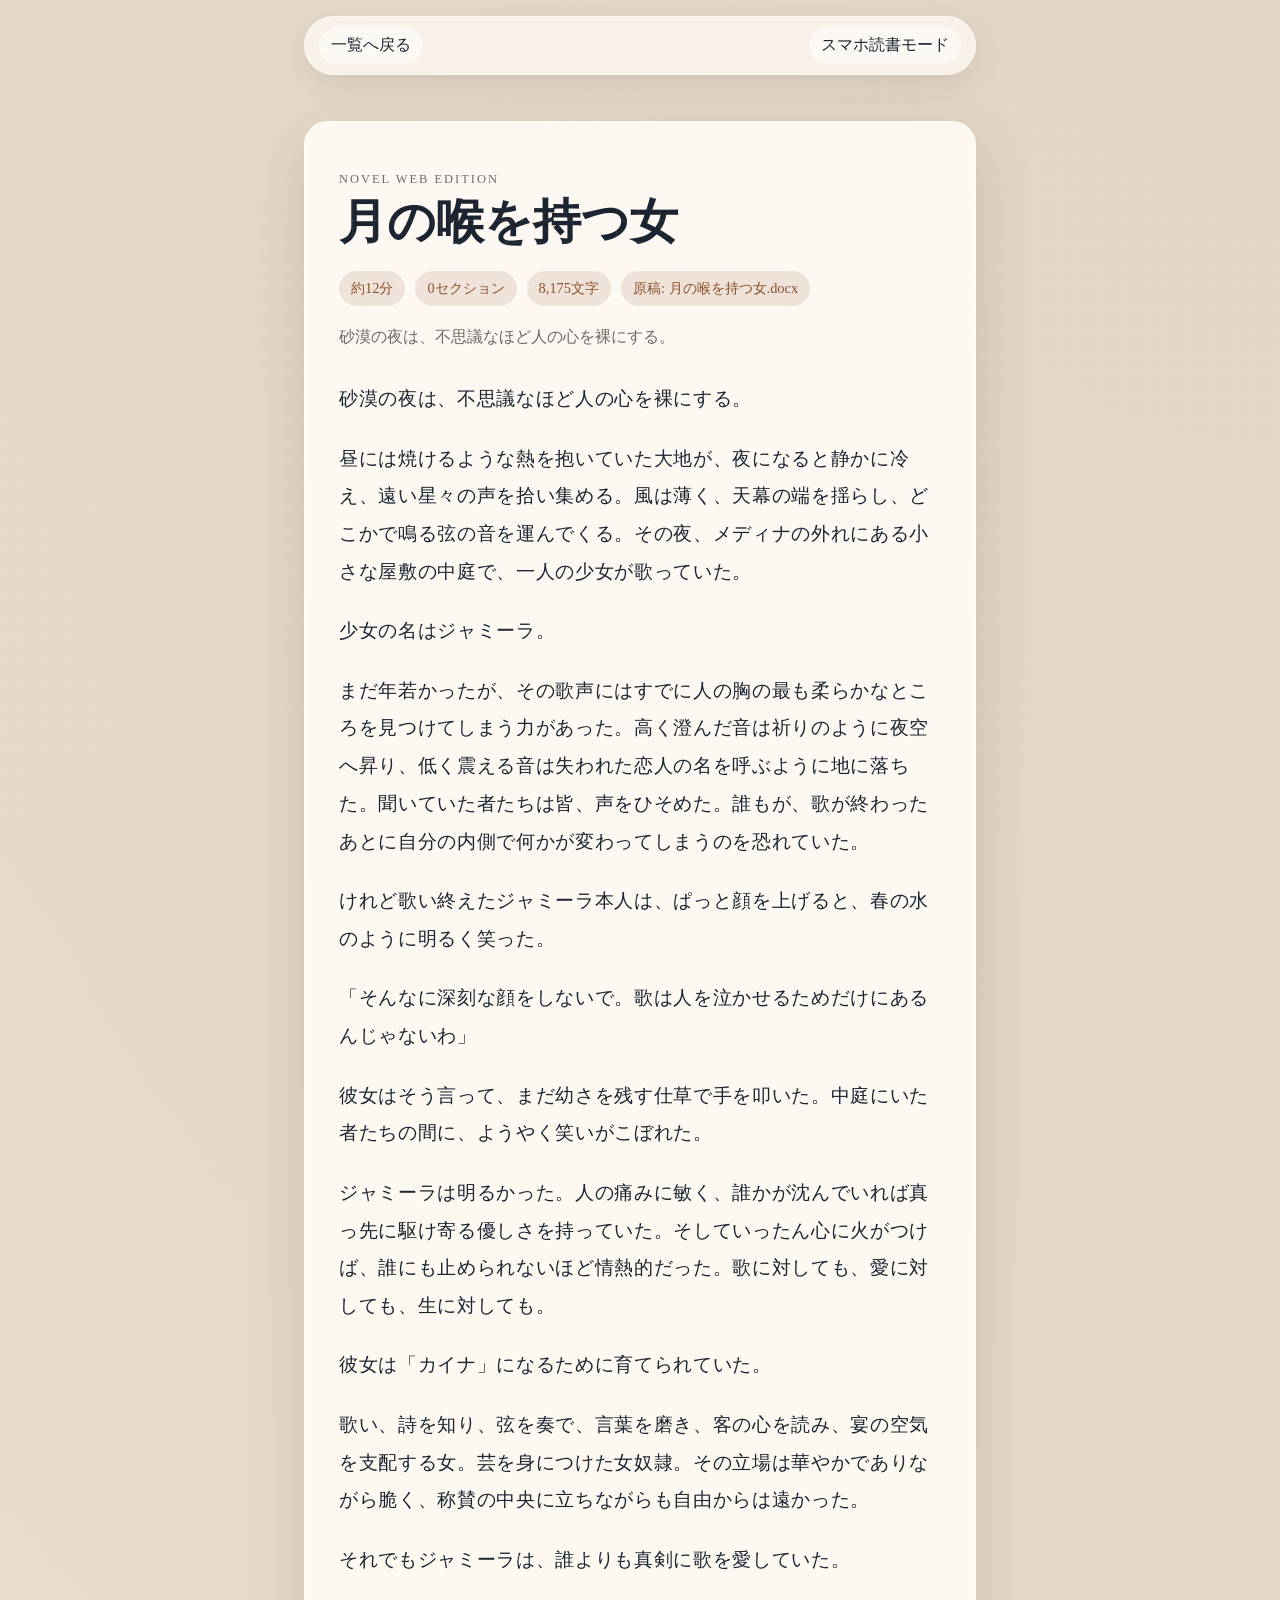
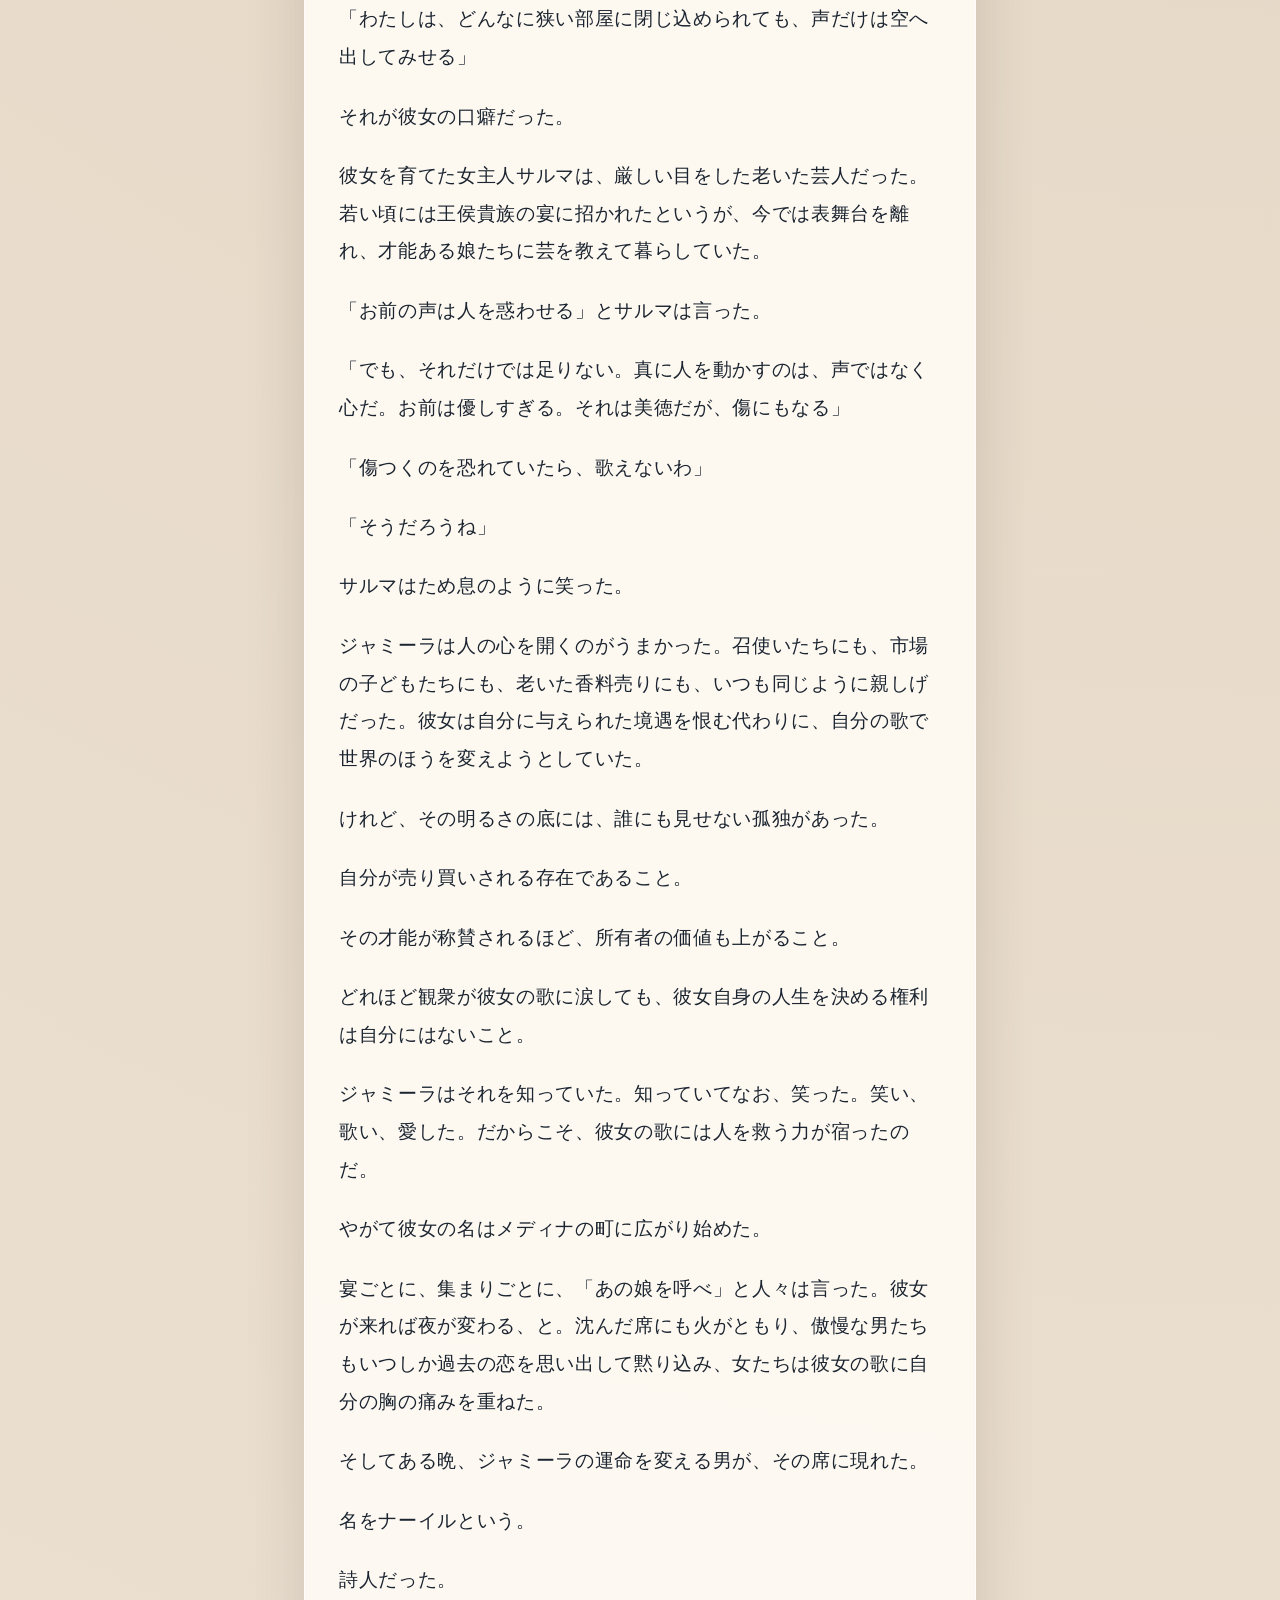
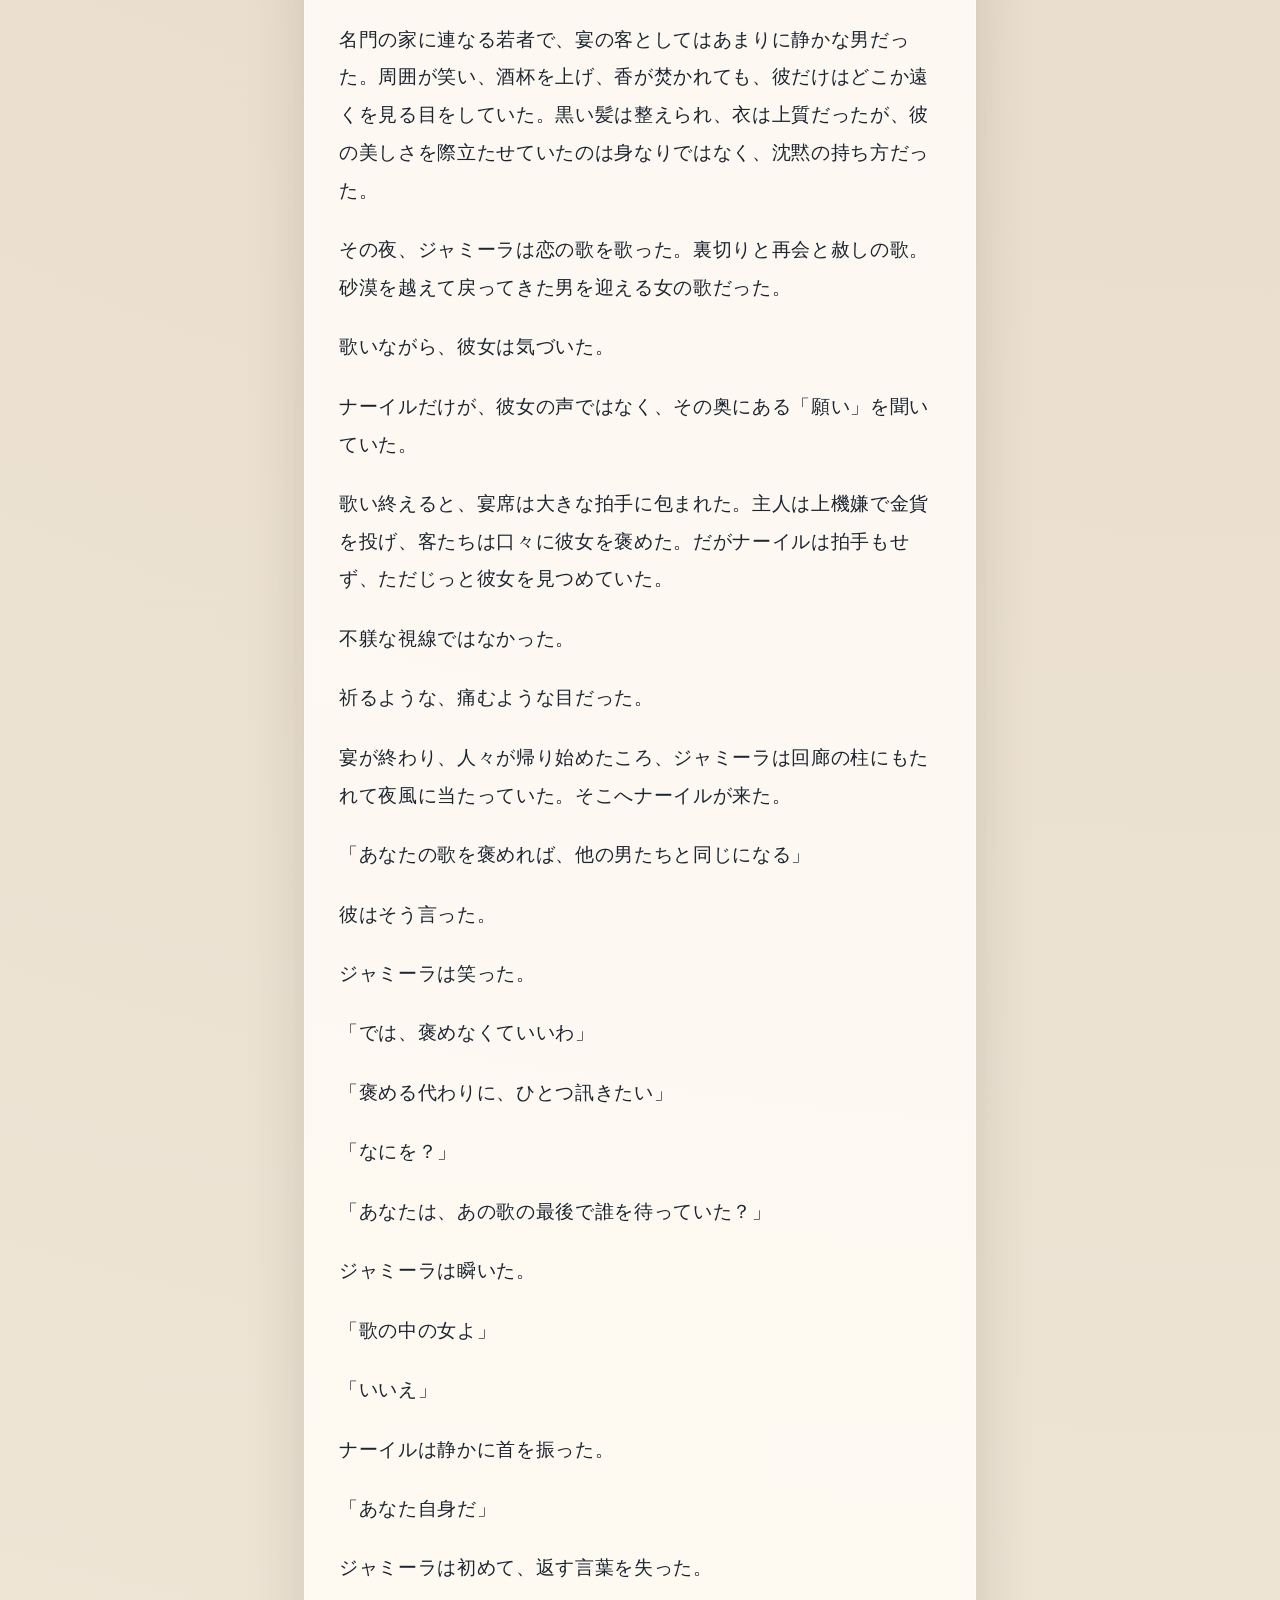
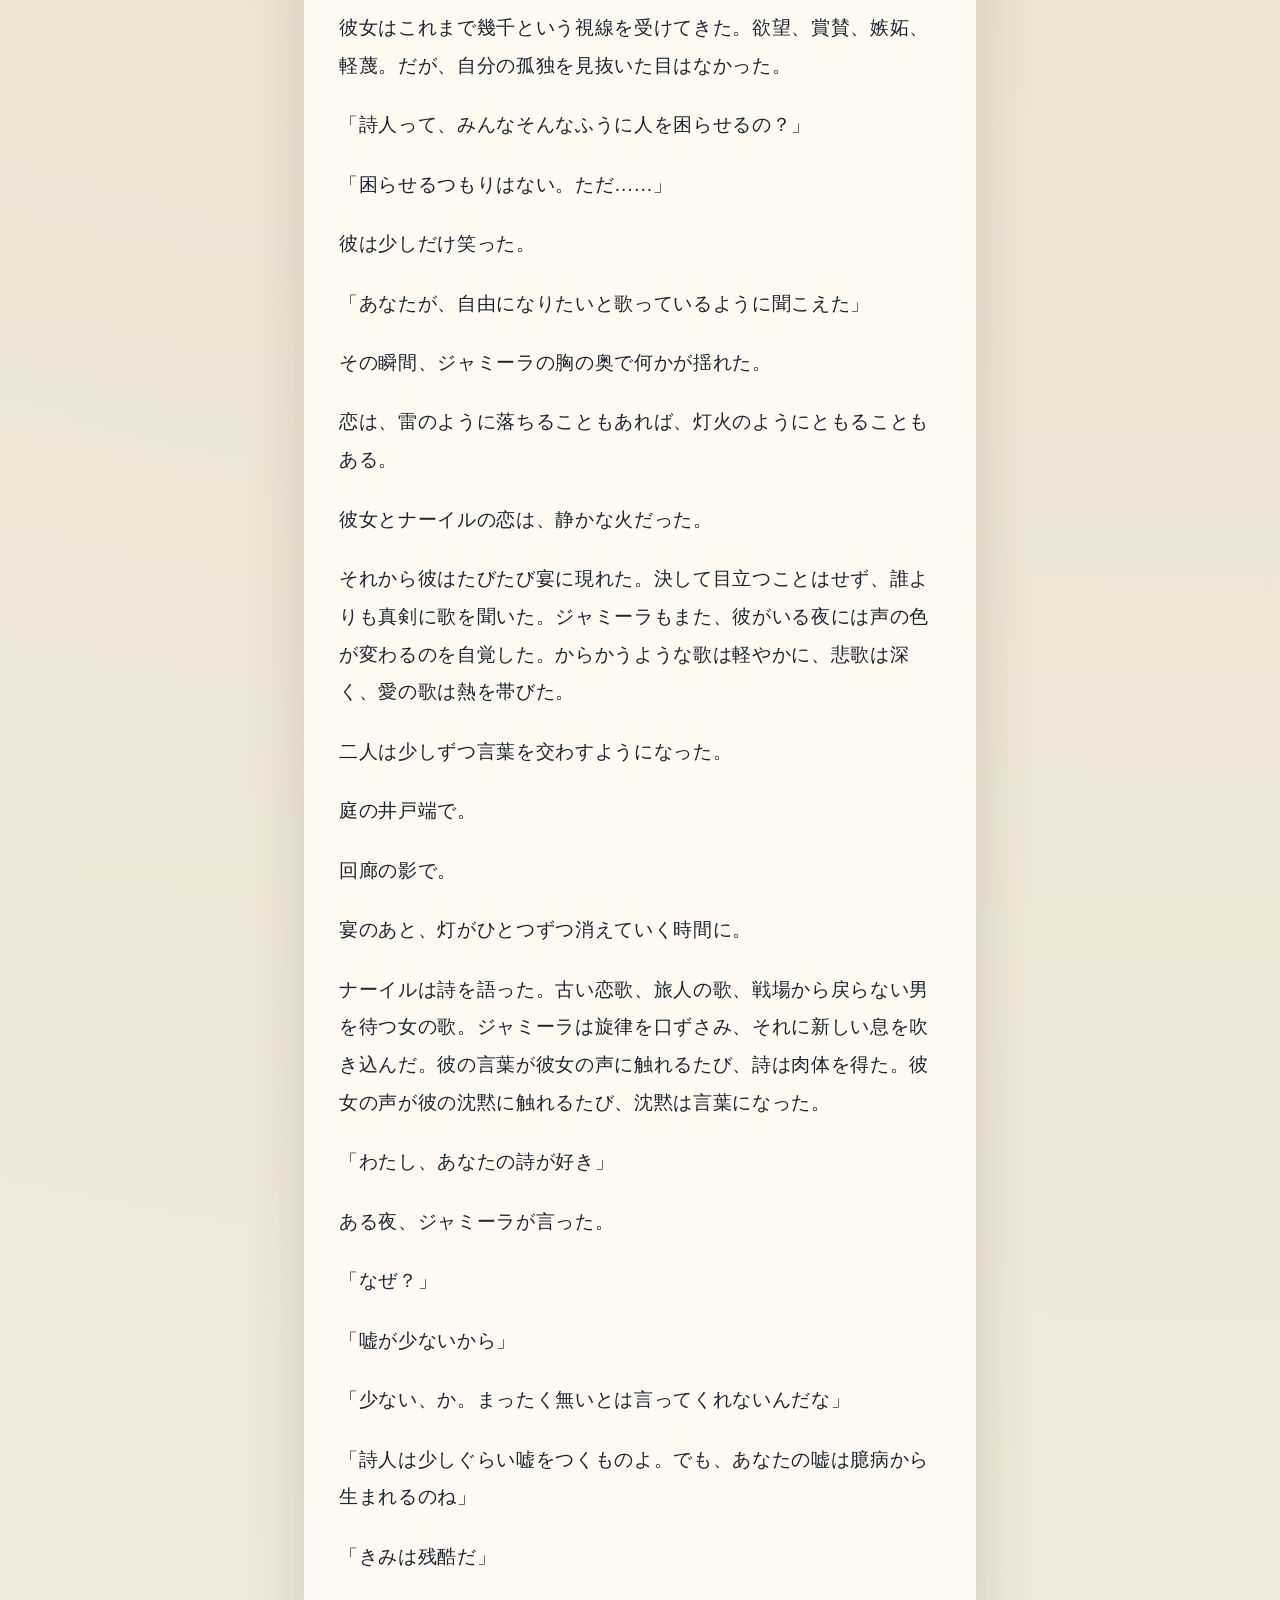
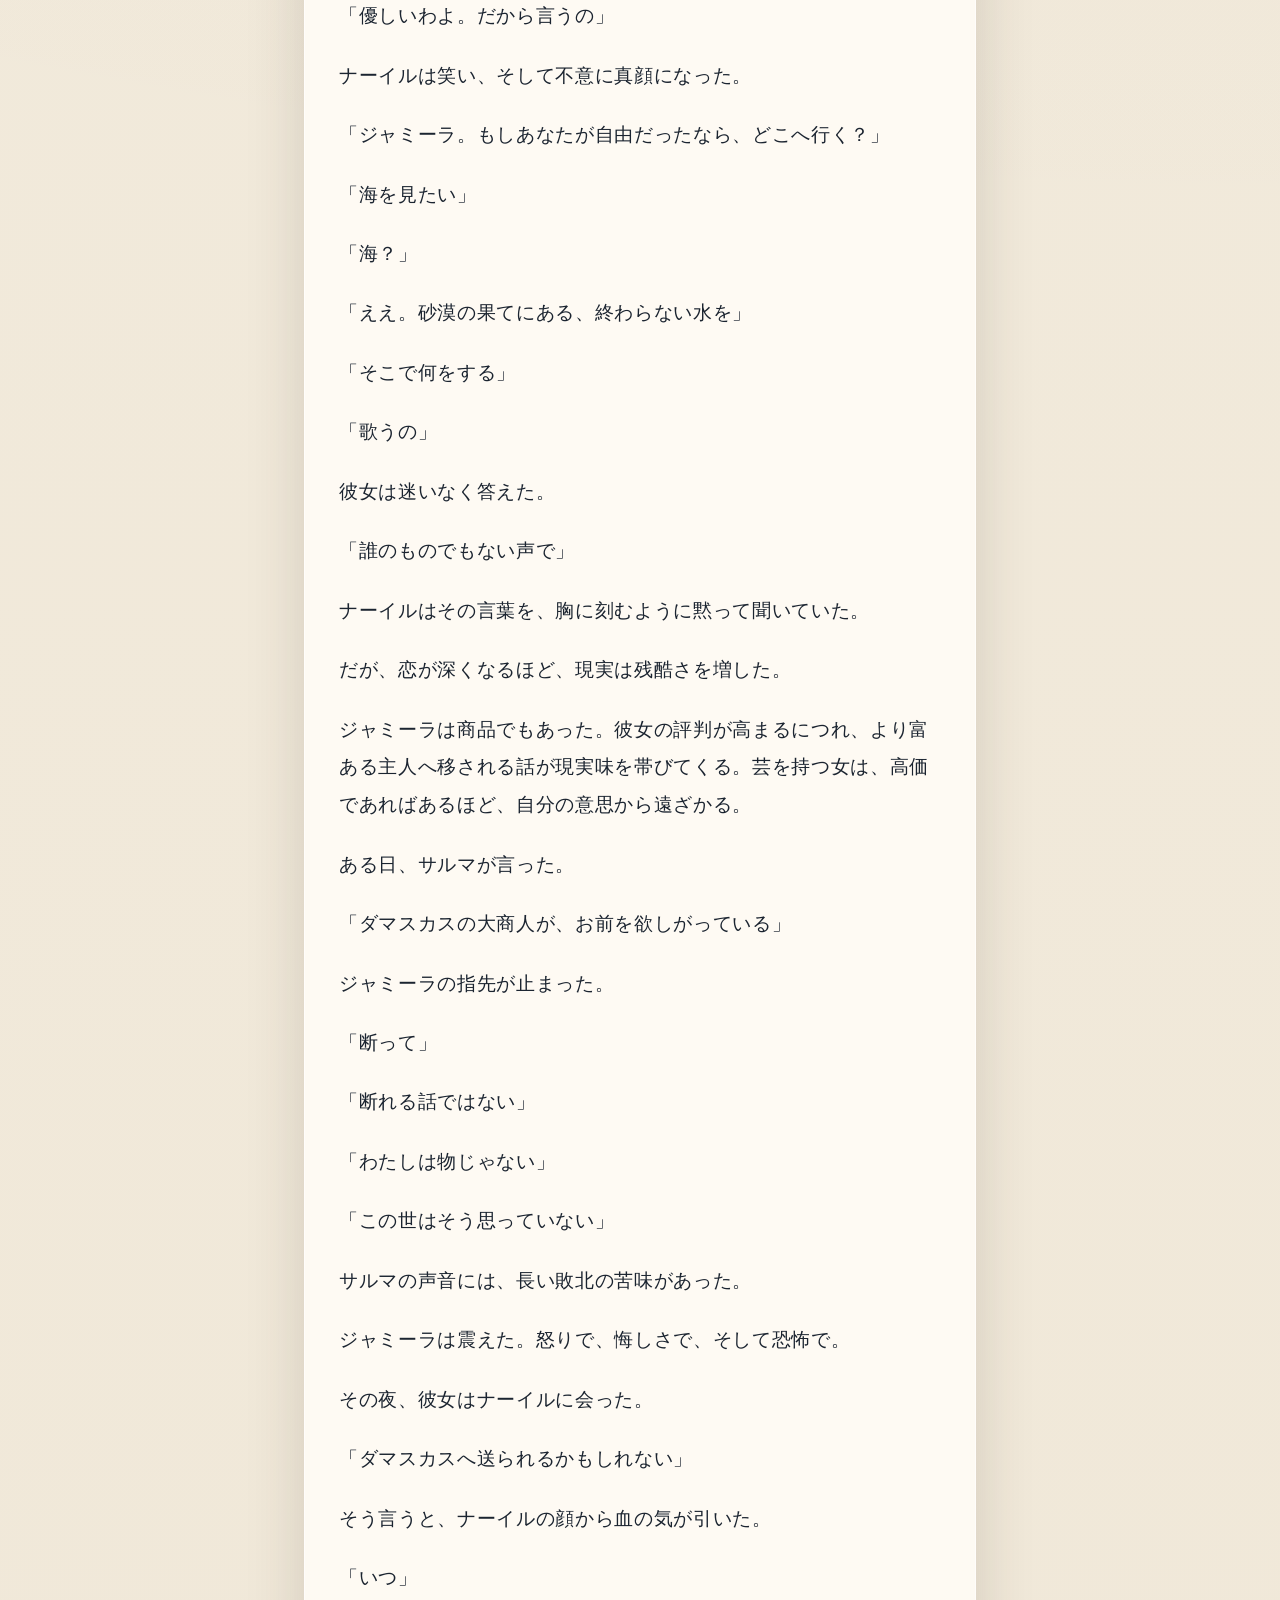
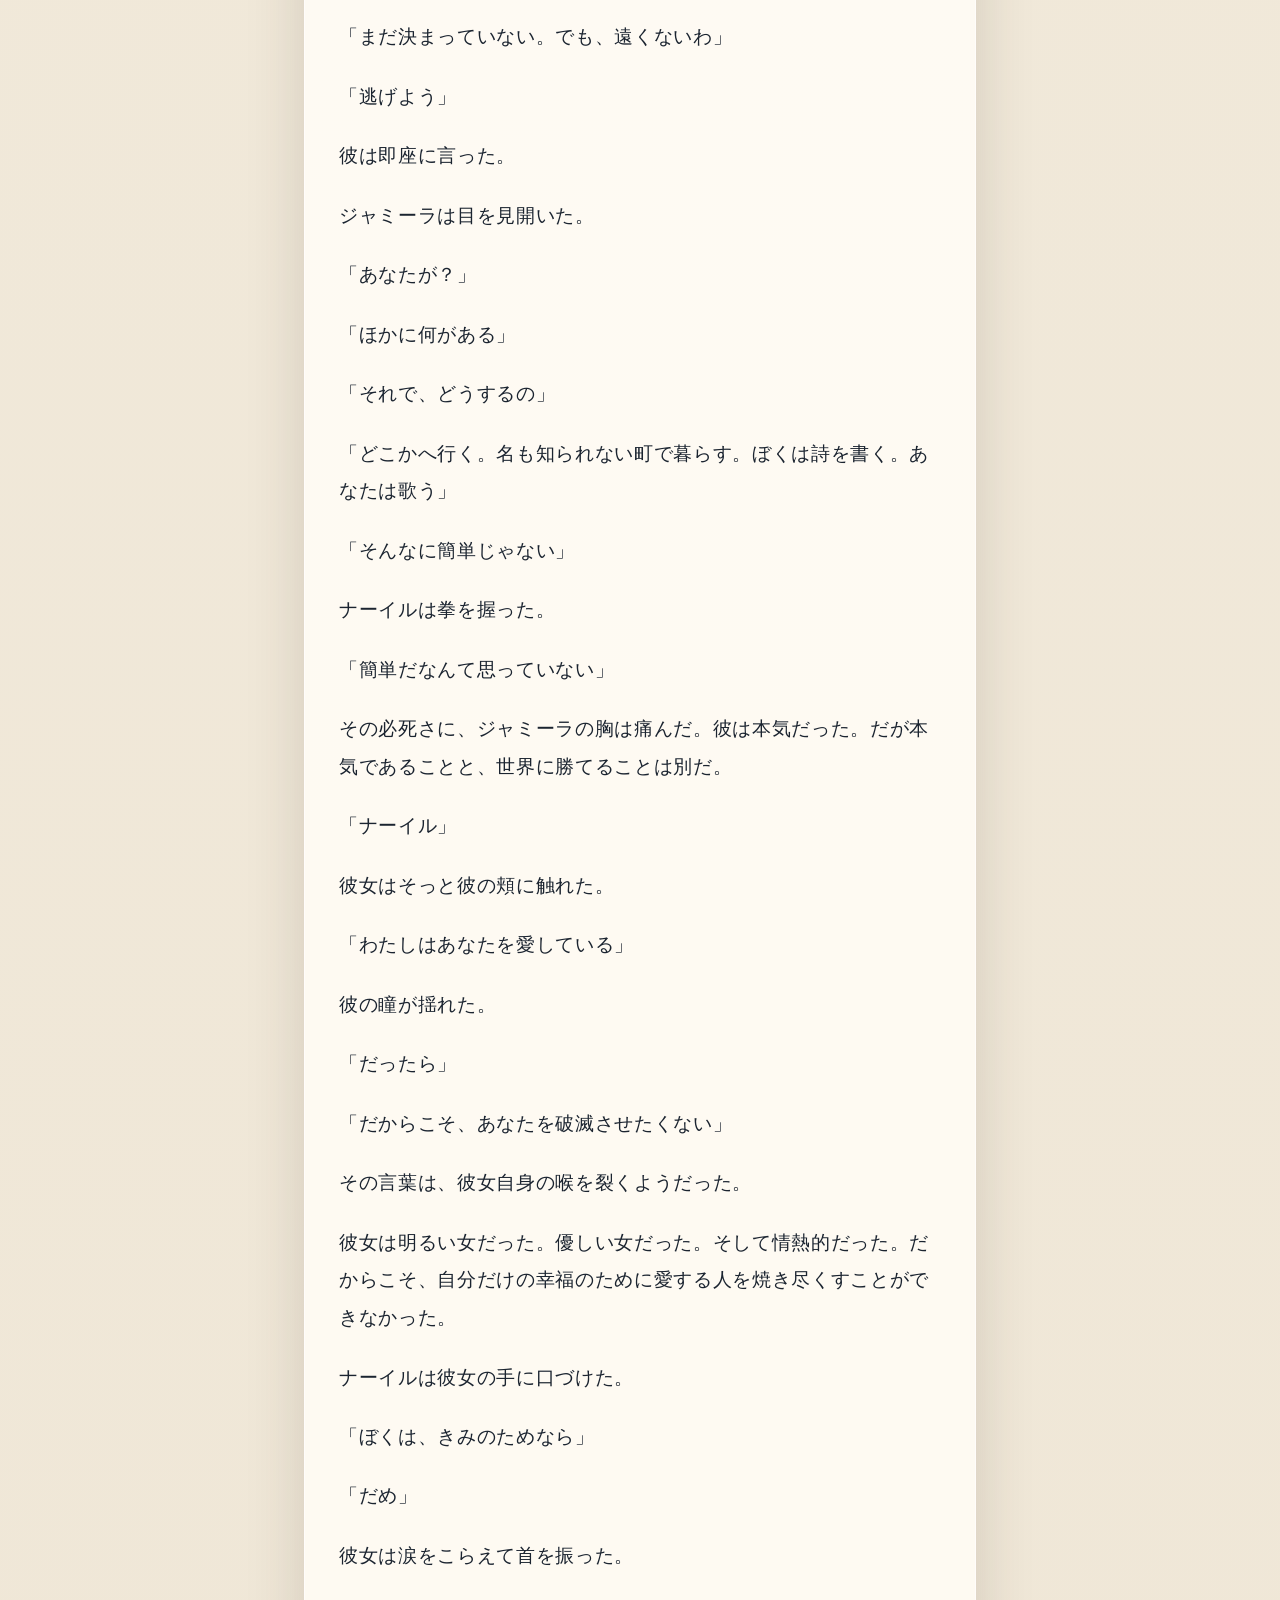
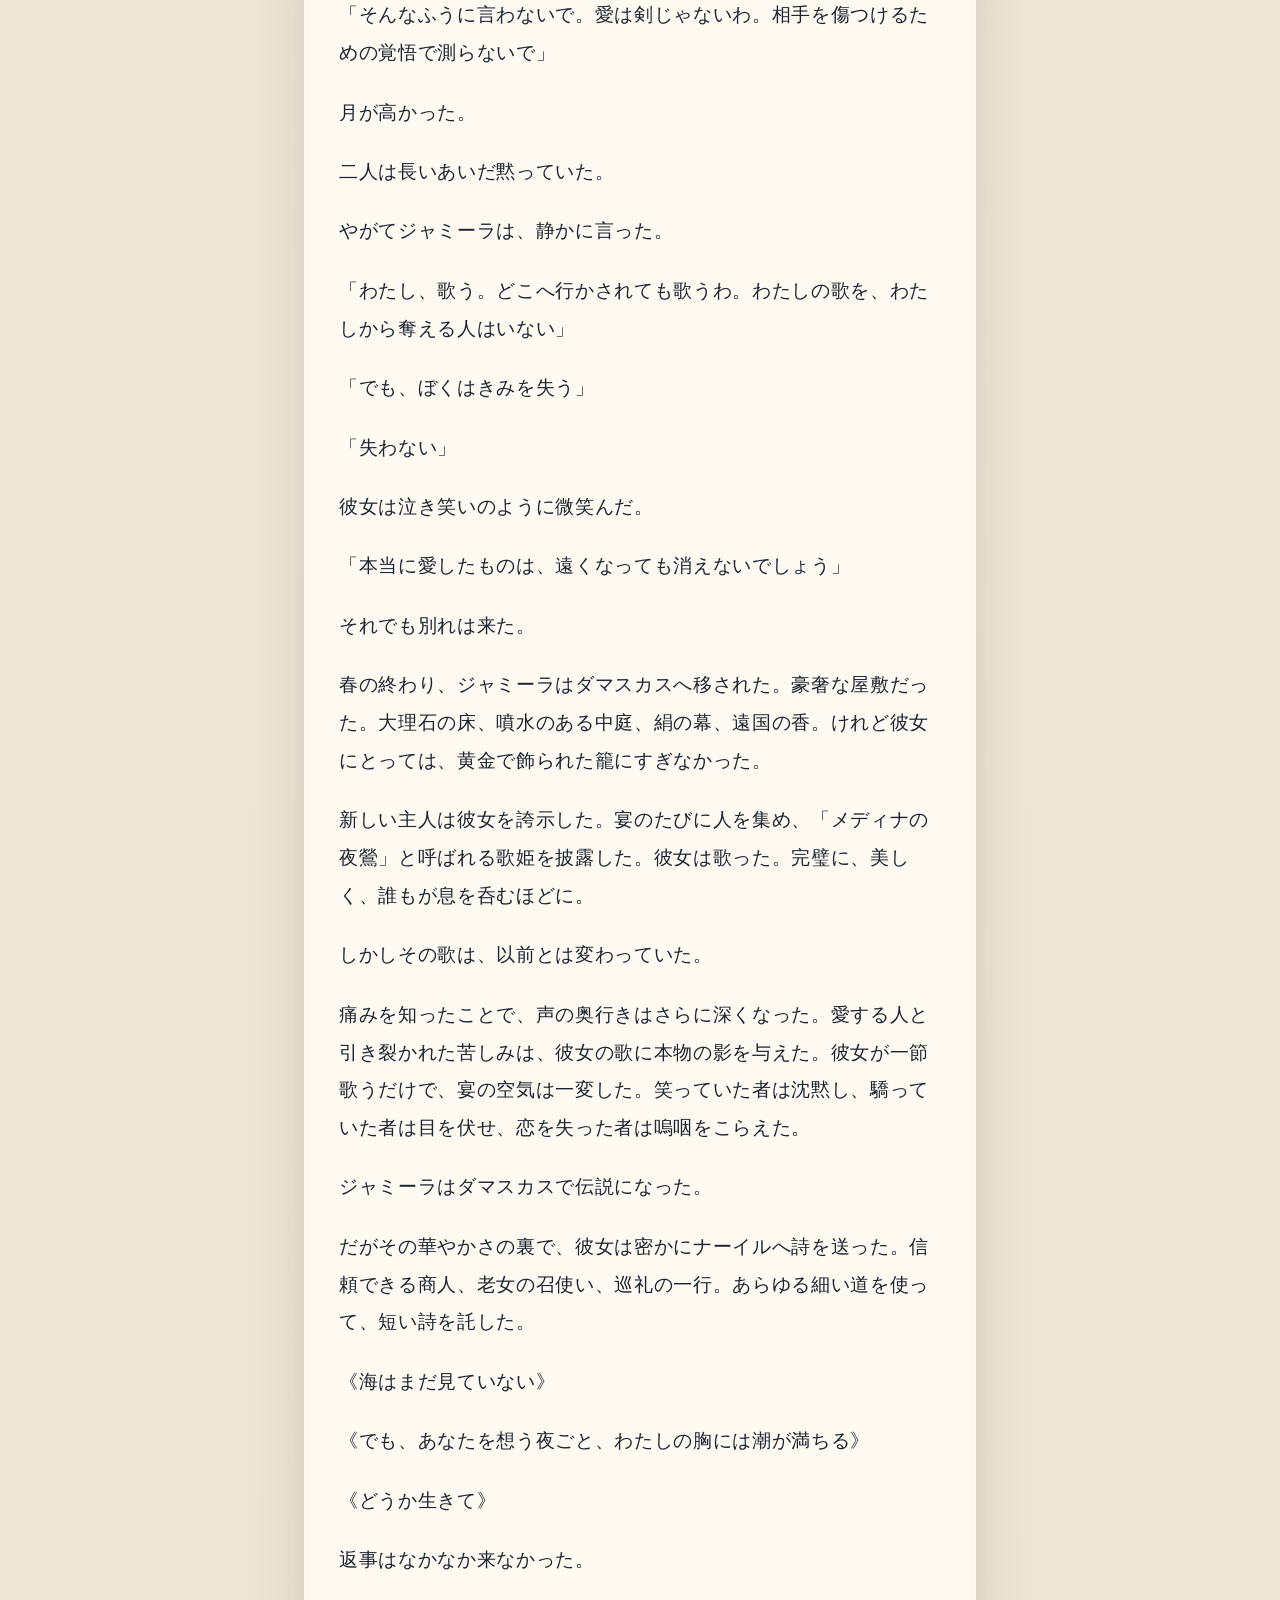
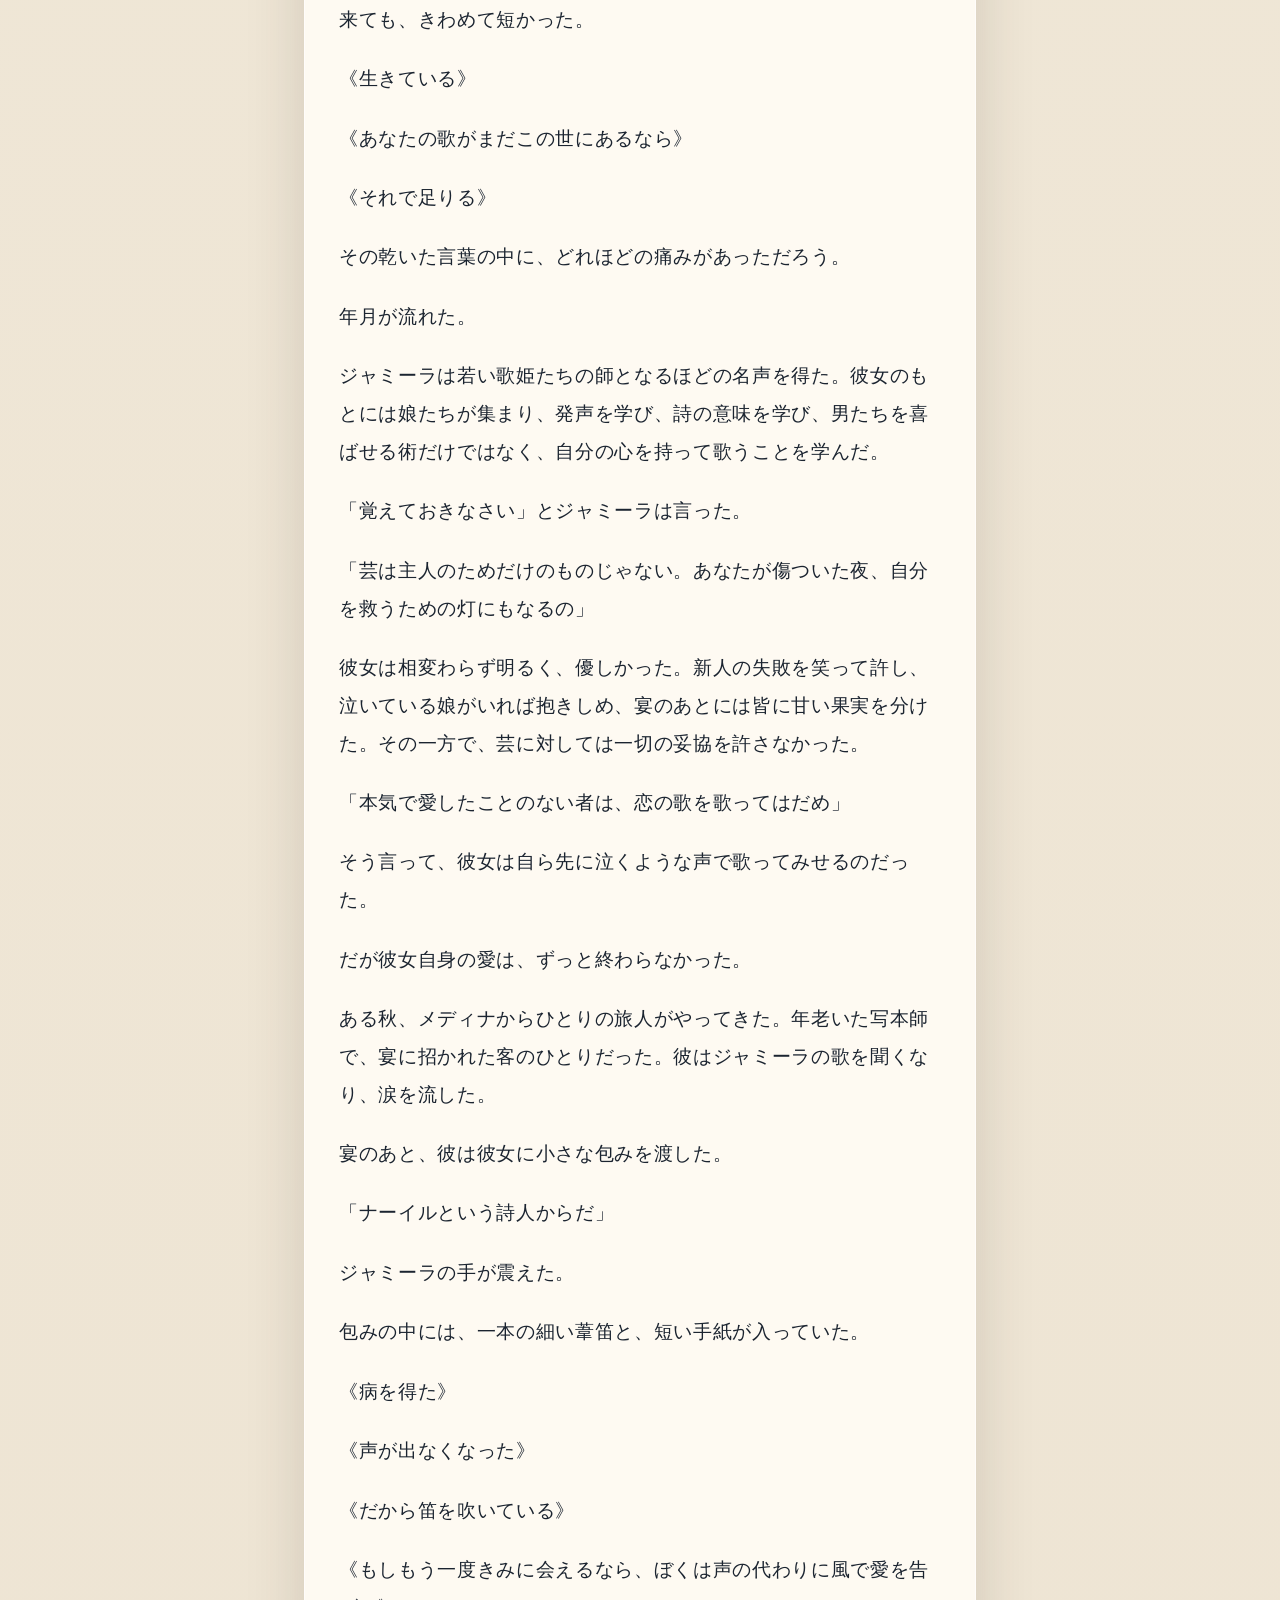
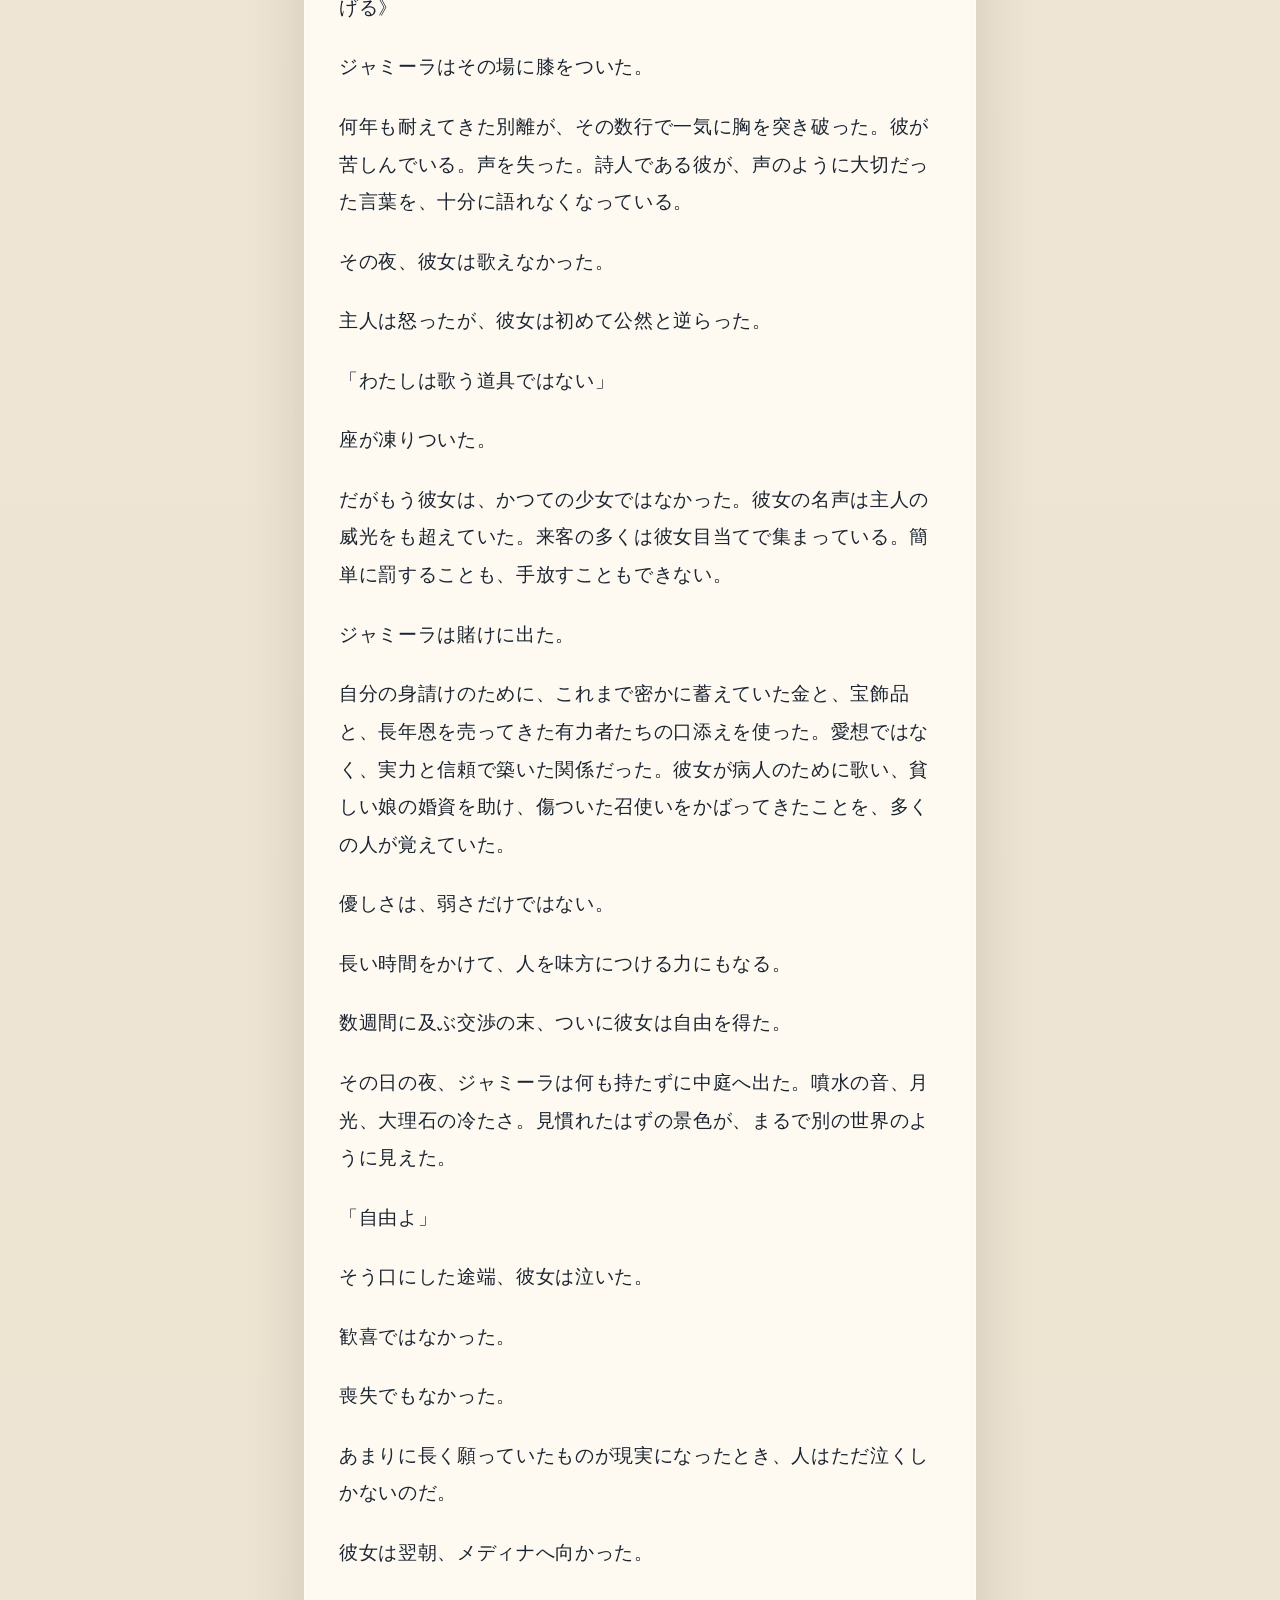
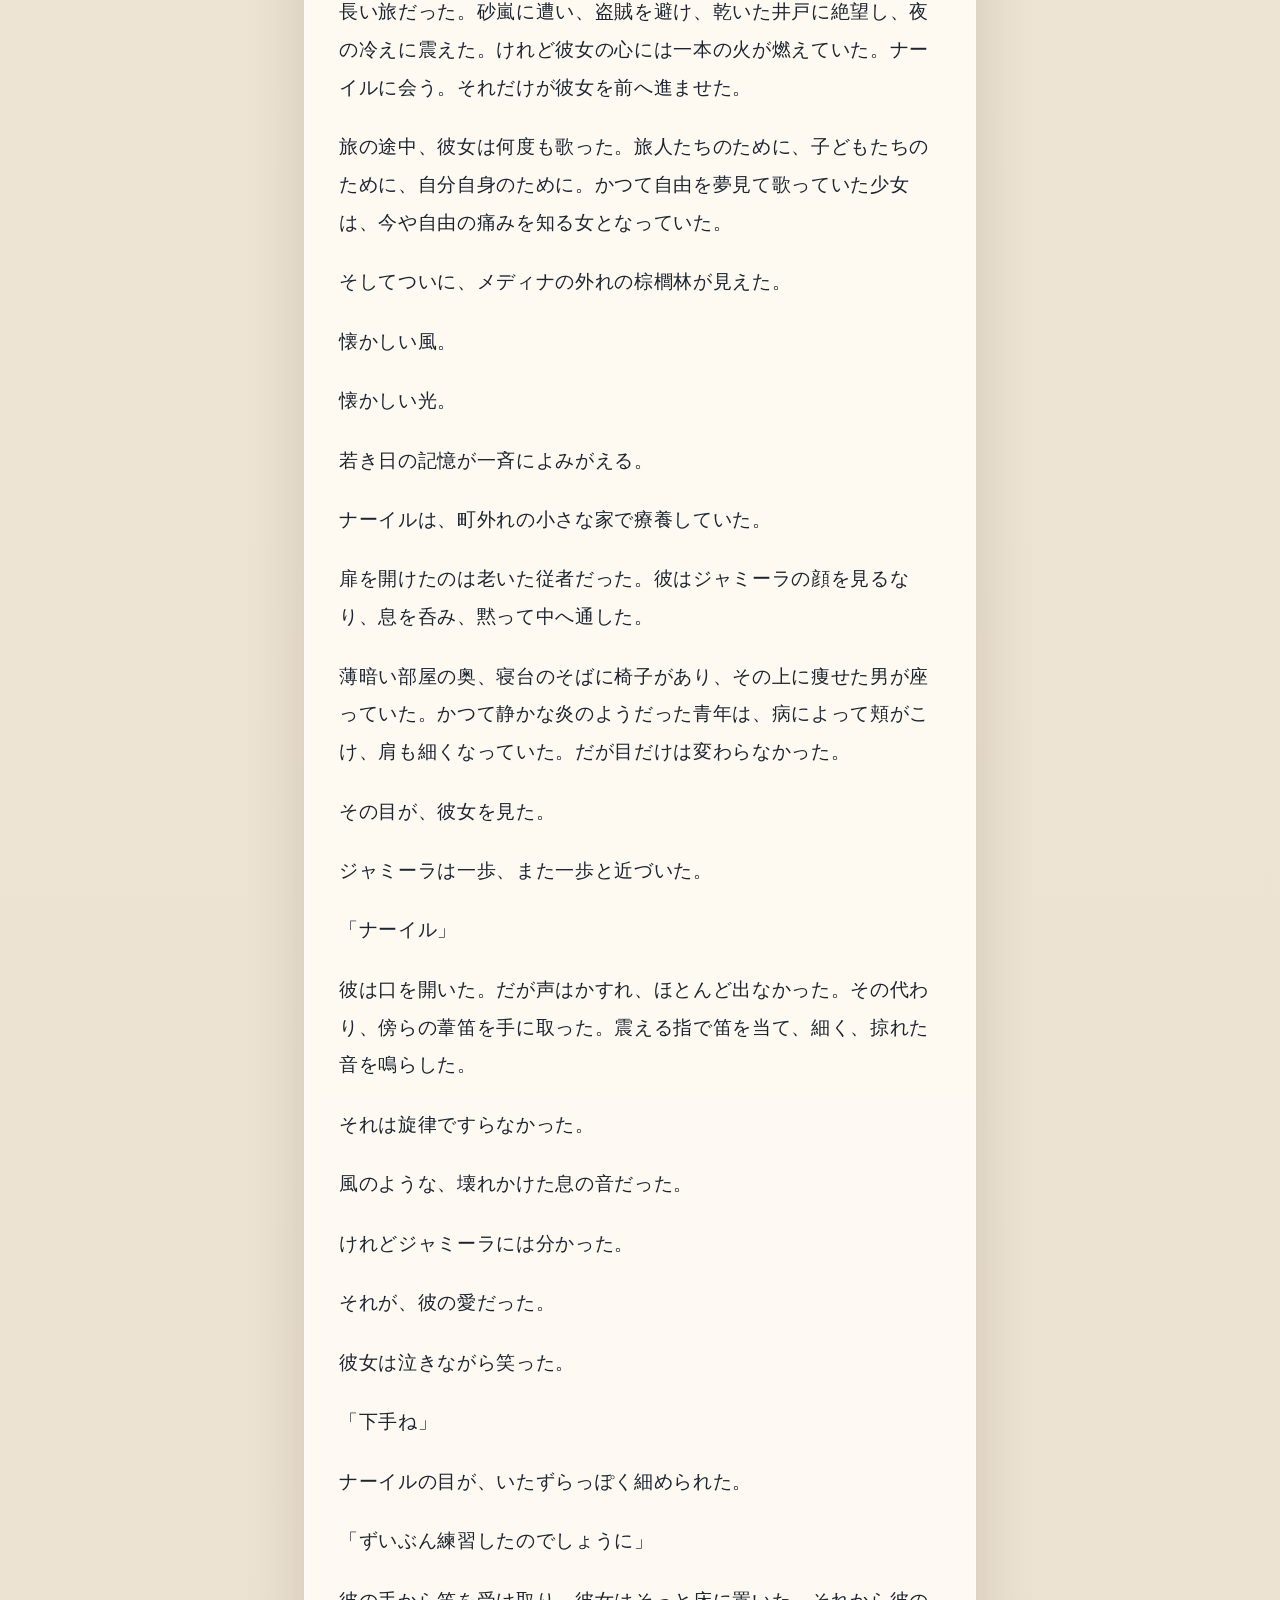
<file: story-03.html>
<!DOCTYPE html>
<html lang="ja">
<head>
  <meta charset="utf-8">
  <meta name="viewport" content="width=device-width, initial-scale=1">
  <title>月の喉を持つ女</title>
  <meta name="description" content="砂漠の夜は、不思議なほど人の心を裸にする。">
  <link rel="stylesheet" href="styles.css">
</head>
<body>
  <div class="topbar">
    <div class="topbar-inner">
      <a href="index.html">一覧へ戻る</a>
      <span class="pill">スマホ読書モード</span>
    </div>
  </div>
  <main class="shell">
    <section class="reader">
      <header class="reader-head">
        <p class="eyebrow">Novel Web Edition</p>
        <h1>月の喉を持つ女</h1>
        <div class="story-meta">
          <span class="tag">約12分</span>
          <span class="tag">0セクション</span>
          <span class="tag">8,175文字</span>
          <span class="tag">原稿: 月の喉を持つ女.docx</span>
        </div>
        <p>砂漠の夜は、不思議なほど人の心を裸にする。</p>
      </header>
      
      <article class="story-body">
        <p>砂漠の夜は、不思議なほど人の心を裸にする。</p><p>昼には焼けるような熱を抱いていた大地が、夜になると静かに冷え、遠い星々の声を拾い集める。風は薄く、天幕の端を揺らし、どこかで鳴る弦の音を運んでくる。その夜、メディナの外れにある小さな屋敷の中庭で、一人の少女が歌っていた。</p><p>少女の名はジャミーラ。</p><p>まだ年若かったが、その歌声にはすでに人の胸の最も柔らかなところを見つけてしまう力があった。高く澄んだ音は祈りのように夜空へ昇り、低く震える音は失われた恋人の名を呼ぶように地に落ちた。聞いていた者たちは皆、声をひそめた。誰もが、歌が終わったあとに自分の内側で何かが変わってしまうのを恐れていた。</p><p>けれど歌い終えたジャミーラ本人は、ぱっと顔を上げると、春の水のように明るく笑った。</p><p>「そんなに深刻な顔をしないで。歌は人を泣かせるためだけにあるんじゃないわ」</p><p>彼女はそう言って、まだ幼さを残す仕草で手を叩いた。中庭にいた者たちの間に、ようやく笑いがこぼれた。</p><p>ジャミーラは明るかった。人の痛みに敏く、誰かが沈んでいれば真っ先に駆け寄る優しさを持っていた。そしていったん心に火がつけば、誰にも止められないほど情熱的だった。歌に対しても、愛に対しても、生に対しても。</p><p>彼女は「カイナ」になるために育てられていた。</p><p>歌い、詩を知り、弦を奏で、言葉を磨き、客の心を読み、宴の空気を支配する女。芸を身につけた女奴隷。その立場は華やかでありながら脆く、称賛の中央に立ちながらも自由からは遠かった。</p><p>それでもジャミーラは、誰よりも真剣に歌を愛していた。</p><p>「わたしは、どんなに狭い部屋に閉じ込められても、声だけは空へ出してみせる」</p><p>それが彼女の口癖だった。</p><p>彼女を育てた女主人サルマは、厳しい目をした老いた芸人だった。若い頃には王侯貴族の宴に招かれたというが、今では表舞台を離れ、才能ある娘たちに芸を教えて暮らしていた。</p><p>「お前の声は人を惑わせる」とサルマは言った。</p><p>「でも、それだけでは足りない。真に人を動かすのは、声ではなく心だ。お前は優しすぎる。それは美徳だが、傷にもなる」</p><p>「傷つくのを恐れていたら、歌えないわ」</p><p>「そうだろうね」</p><p>サルマはため息のように笑った。</p><p>ジャミーラは人の心を開くのがうまかった。召使いたちにも、市場の子どもたちにも、老いた香料売りにも、いつも同じように親しげだった。彼女は自分に与えられた境遇を恨む代わりに、自分の歌で世界のほうを変えようとしていた。</p><p>けれど、その明るさの底には、誰にも見せない孤独があった。</p><p>自分が売り買いされる存在であること。</p><p>その才能が称賛されるほど、所有者の価値も上がること。</p><p>どれほど観衆が彼女の歌に涙しても、彼女自身の人生を決める権利は自分にはないこと。</p><p>ジャミーラはそれを知っていた。知っていてなお、笑った。笑い、歌い、愛した。だからこそ、彼女の歌には人を救う力が宿ったのだ。</p><p>やがて彼女の名はメディナの町に広がり始めた。</p><p>宴ごとに、集まりごとに、「あの娘を呼べ」と人々は言った。彼女が来れば夜が変わる、と。沈んだ席にも火がともり、傲慢な男たちもいつしか過去の恋を思い出して黙り込み、女たちは彼女の歌に自分の胸の痛みを重ねた。</p><p>そしてある晩、ジャミーラの運命を変える男が、その席に現れた。</p><p>名をナーイルという。</p><p>詩人だった。</p><p>名門の家に連なる若者で、宴の客としてはあまりに静かな男だった。周囲が笑い、酒杯を上げ、香が焚かれても、彼だけはどこか遠くを見る目をしていた。黒い髪は整えられ、衣は上質だったが、彼の美しさを際立たせていたのは身なりではなく、沈黙の持ち方だった。</p><p>その夜、ジャミーラは恋の歌を歌った。裏切りと再会と赦しの歌。砂漠を越えて戻ってきた男を迎える女の歌だった。</p><p>歌いながら、彼女は気づいた。</p><p>ナーイルだけが、彼女の声ではなく、その奥にある「願い」を聞いていた。</p><p>歌い終えると、宴席は大きな拍手に包まれた。主人は上機嫌で金貨を投げ、客たちは口々に彼女を褒めた。だがナーイルは拍手もせず、ただじっと彼女を見つめていた。</p><p>不躾な視線ではなかった。</p><p>祈るような、痛むような目だった。</p><p>宴が終わり、人々が帰り始めたころ、ジャミーラは回廊の柱にもたれて夜風に当たっていた。そこへナーイルが来た。</p><p>「あなたの歌を褒めれば、他の男たちと同じになる」</p><p>彼はそう言った。</p><p>ジャミーラは笑った。</p><p>「では、褒めなくていいわ」</p><p>「褒める代わりに、ひとつ訊きたい」</p><p>「なにを？」</p><p>「あなたは、あの歌の最後で誰を待っていた？」</p><p>ジャミーラは瞬いた。</p><p>「歌の中の女よ」</p><p>「いいえ」</p><p>ナーイルは静かに首を振った。</p><p>「あなた自身だ」</p><p>ジャミーラは初めて、返す言葉を失った。</p><p>彼女はこれまで幾千という視線を受けてきた。欲望、賞賛、嫉妬、軽蔑。だが、自分の孤独を見抜いた目はなかった。</p><p>「詩人って、みんなそんなふうに人を困らせるの？」</p><p>「困らせるつもりはない。ただ……」</p><p>彼は少しだけ笑った。</p><p>「あなたが、自由になりたいと歌っているように聞こえた」</p><p>その瞬間、ジャミーラの胸の奥で何かが揺れた。</p><p>恋は、雷のように落ちることもあれば、灯火のようにともることもある。</p><p>彼女とナーイルの恋は、静かな火だった。</p><p>それから彼はたびたび宴に現れた。決して目立つことはせず、誰よりも真剣に歌を聞いた。ジャミーラもまた、彼がいる夜には声の色が変わるのを自覚した。からかうような歌は軽やかに、悲歌は深く、愛の歌は熱を帯びた。</p><p>二人は少しずつ言葉を交わすようになった。</p><p>庭の井戸端で。</p><p>回廊の影で。</p><p>宴のあと、灯がひとつずつ消えていく時間に。</p><p>ナーイルは詩を語った。古い恋歌、旅人の歌、戦場から戻らない男を待つ女の歌。ジャミーラは旋律を口ずさみ、それに新しい息を吹き込んだ。彼の言葉が彼女の声に触れるたび、詩は肉体を得た。彼女の声が彼の沈黙に触れるたび、沈黙は言葉になった。</p><p>「わたし、あなたの詩が好き」</p><p>ある夜、ジャミーラが言った。</p><p>「なぜ？」</p><p>「嘘が少ないから」</p><p>「少ない、か。まったく無いとは言ってくれないんだな」</p><p>「詩人は少しぐらい嘘をつくものよ。でも、あなたの嘘は臆病から生まれるのね」</p><p>「きみは残酷だ」</p><p>「優しいわよ。だから言うの」</p><p>ナーイルは笑い、そして不意に真顔になった。</p><p>「ジャミーラ。もしあなたが自由だったなら、どこへ行く？」</p><p>「海を見たい」</p><p>「海？」</p><p>「ええ。砂漠の果てにある、終わらない水を」</p><p>「そこで何をする」</p><p>「歌うの」</p><p>彼女は迷いなく答えた。</p><p>「誰のものでもない声で」</p><p>ナーイルはその言葉を、胸に刻むように黙って聞いていた。</p><p>だが、恋が深くなるほど、現実は残酷さを増した。</p><p>ジャミーラは商品でもあった。彼女の評判が高まるにつれ、より富ある主人へ移される話が現実味を帯びてくる。芸を持つ女は、高価であればあるほど、自分の意思から遠ざかる。</p><p>ある日、サルマが言った。</p><p>「ダマスカスの大商人が、お前を欲しがっている」</p><p>ジャミーラの指先が止まった。</p><p>「断って」</p><p>「断れる話ではない」</p><p>「わたしは物じゃない」</p><p>「この世はそう思っていない」</p><p>サルマの声音には、長い敗北の苦味があった。</p><p>ジャミーラは震えた。怒りで、悔しさで、そして恐怖で。</p><p>その夜、彼女はナーイルに会った。</p><p>「ダマスカスへ送られるかもしれない」</p><p>そう言うと、ナーイルの顔から血の気が引いた。</p><p>「いつ」</p><p>「まだ決まっていない。でも、遠くないわ」</p><p>「逃げよう」</p><p>彼は即座に言った。</p><p>ジャミーラは目を見開いた。</p><p>「あなたが？」</p><p>「ほかに何がある」</p><p>「それで、どうするの」</p><p>「どこかへ行く。名も知られない町で暮らす。ぼくは詩を書く。あなたは歌う」</p><p>「そんなに簡単じゃない」</p><p>ナーイルは拳を握った。</p><p>「簡単だなんて思っていない」</p><p>その必死さに、ジャミーラの胸は痛んだ。彼は本気だった。だが本気であることと、世界に勝てることは別だ。</p><p>「ナーイル」</p><p>彼女はそっと彼の頬に触れた。</p><p>「わたしはあなたを愛している」</p><p>彼の瞳が揺れた。</p><p>「だったら」</p><p>「だからこそ、あなたを破滅させたくない」</p><p>その言葉は、彼女自身の喉を裂くようだった。</p><p>彼女は明るい女だった。優しい女だった。そして情熱的だった。だからこそ、自分だけの幸福のために愛する人を焼き尽くすことができなかった。</p><p>ナーイルは彼女の手に口づけた。</p><p>「ぼくは、きみのためなら」</p><p>「だめ」</p><p>彼女は涙をこらえて首を振った。</p><p>「そんなふうに言わないで。愛は剣じゃないわ。相手を傷つけるための覚悟で測らないで」</p><p>月が高かった。</p><p>二人は長いあいだ黙っていた。</p><p>やがてジャミーラは、静かに言った。</p><p>「わたし、歌う。どこへ行かされても歌うわ。わたしの歌を、わたしから奪える人はいない」</p><p>「でも、ぼくはきみを失う」</p><p>「失わない」</p><p>彼女は泣き笑いのように微笑んだ。</p><p>「本当に愛したものは、遠くなっても消えないでしょう」</p><p>それでも別れは来た。</p><p>春の終わり、ジャミーラはダマスカスへ移された。豪奢な屋敷だった。大理石の床、噴水のある中庭、絹の幕、遠国の香。けれど彼女にとっては、黄金で飾られた籠にすぎなかった。</p><p>新しい主人は彼女を誇示した。宴のたびに人を集め、「メディナの夜鶯」と呼ばれる歌姫を披露した。彼女は歌った。完璧に、美しく、誰もが息を呑むほどに。</p><p>しかしその歌は、以前とは変わっていた。</p><p>痛みを知ったことで、声の奥行きはさらに深くなった。愛する人と引き裂かれた苦しみは、彼女の歌に本物の影を与えた。彼女が一節歌うだけで、宴の空気は一変した。笑っていた者は沈黙し、驕っていた者は目を伏せ、恋を失った者は嗚咽をこらえた。</p><p>ジャミーラはダマスカスで伝説になった。</p><p>だがその華やかさの裏で、彼女は密かにナーイルへ詩を送った。信頼できる商人、老女の召使い、巡礼の一行。あらゆる細い道を使って、短い詩を託した。</p><p>《海はまだ見ていない》</p><p>《でも、あなたを想う夜ごと、わたしの胸には潮が満ちる》</p><p>《どうか生きて》</p><p>返事はなかなか来なかった。</p><p>来ても、きわめて短かった。</p><p>《生きている》</p><p>《あなたの歌がまだこの世にあるなら》</p><p>《それで足りる》</p><p>その乾いた言葉の中に、どれほどの痛みがあっただろう。</p><p>年月が流れた。</p><p>ジャミーラは若い歌姫たちの師となるほどの名声を得た。彼女のもとには娘たちが集まり、発声を学び、詩の意味を学び、男たちを喜ばせる術だけではなく、自分の心を持って歌うことを学んだ。</p><p>「覚えておきなさい」とジャミーラは言った。</p><p>「芸は主人のためだけのものじゃない。あなたが傷ついた夜、自分を救うための灯にもなるの」</p><p>彼女は相変わらず明るく、優しかった。新人の失敗を笑って許し、泣いている娘がいれば抱きしめ、宴のあとには皆に甘い果実を分けた。その一方で、芸に対しては一切の妥協を許さなかった。</p><p>「本気で愛したことのない者は、恋の歌を歌ってはだめ」</p><p>そう言って、彼女は自ら先に泣くような声で歌ってみせるのだった。</p><p>だが彼女自身の愛は、ずっと終わらなかった。</p><p>ある秋、メディナからひとりの旅人がやってきた。年老いた写本師で、宴に招かれた客のひとりだった。彼はジャミーラの歌を聞くなり、涙を流した。</p><p>宴のあと、彼は彼女に小さな包みを渡した。</p><p>「ナーイルという詩人からだ」</p><p>ジャミーラの手が震えた。</p><p>包みの中には、一本の細い葦笛と、短い手紙が入っていた。</p><p>《病を得た》</p><p>《声が出なくなった》</p><p>《だから笛を吹いている》</p><p>《もしもう一度きみに会えるなら、ぼくは声の代わりに風で愛を告げる》</p><p>ジャミーラはその場に膝をついた。</p><p>何年も耐えてきた別離が、その数行で一気に胸を突き破った。彼が苦しんでいる。声を失った。詩人である彼が、声のように大切だった言葉を、十分に語れなくなっている。</p><p>その夜、彼女は歌えなかった。</p><p>主人は怒ったが、彼女は初めて公然と逆らった。</p><p>「わたしは歌う道具ではない」</p><p>座が凍りついた。</p><p>だがもう彼女は、かつての少女ではなかった。彼女の名声は主人の威光をも超えていた。来客の多くは彼女目当てで集まっている。簡単に罰することも、手放すこともできない。</p><p>ジャミーラは賭けに出た。</p><p>自分の身請けのために、これまで密かに蓄えていた金と、宝飾品と、長年恩を売ってきた有力者たちの口添えを使った。愛想ではなく、実力と信頼で築いた関係だった。彼女が病人のために歌い、貧しい娘の婚資を助け、傷ついた召使いをかばってきたことを、多くの人が覚えていた。</p><p>優しさは、弱さだけではない。</p><p>長い時間をかけて、人を味方につける力にもなる。</p><p>数週間に及ぶ交渉の末、ついに彼女は自由を得た。</p><p>その日の夜、ジャミーラは何も持たずに中庭へ出た。噴水の音、月光、大理石の冷たさ。見慣れたはずの景色が、まるで別の世界のように見えた。</p><p>「自由よ」</p><p>そう口にした途端、彼女は泣いた。</p><p>歓喜ではなかった。</p><p>喪失でもなかった。</p><p>あまりに長く願っていたものが現実になったとき、人はただ泣くしかないのだ。</p><p>彼女は翌朝、メディナへ向かった。</p><p>長い旅だった。砂嵐に遭い、盗賊を避け、乾いた井戸に絶望し、夜の冷えに震えた。けれど彼女の心には一本の火が燃えていた。ナーイルに会う。それだけが彼女を前へ進ませた。</p><p>旅の途中、彼女は何度も歌った。旅人たちのために、子どもたちのために、自分自身のために。かつて自由を夢見て歌っていた少女は、今や自由の痛みを知る女となっていた。</p><p>そしてついに、メディナの外れの棕櫚林が見えた。</p><p>懐かしい風。</p><p>懐かしい光。</p><p>若き日の記憶が一斉によみがえる。</p><p>ナーイルは、町外れの小さな家で療養していた。</p><p>扉を開けたのは老いた従者だった。彼はジャミーラの顔を見るなり、息を呑み、黙って中へ通した。</p><p>薄暗い部屋の奥、寝台のそばに椅子があり、その上に痩せた男が座っていた。かつて静かな炎のようだった青年は、病によって頬がこけ、肩も細くなっていた。だが目だけは変わらなかった。</p><p>その目が、彼女を見た。</p><p>ジャミーラは一歩、また一歩と近づいた。</p><p>「ナーイル」</p><p>彼は口を開いた。だが声はかすれ、ほとんど出なかった。その代わり、傍らの葦笛を手に取った。震える指で笛を当て、細く、掠れた音を鳴らした。</p><p>それは旋律ですらなかった。</p><p>風のような、壊れかけた息の音だった。</p><p>けれどジャミーラには分かった。</p><p>それが、彼の愛だった。</p><p>彼女は泣きながら笑った。</p><p>「下手ね」</p><p>ナーイルの目が、いたずらっぽく細められた。</p><p>「ずいぶん練習したのでしょうに」</p><p>彼の手から笛を受け取り、彼女はそっと床に置いた。それから彼の前に膝をつき、両手でその痩せた顔を包み込んだ。</p><p>「会いに来たわ」</p><p>彼女は言った。</p><p>「遅くなって、ごめんなさい」</p><p>ナーイルの瞳から涙がこぼれた。</p><p>その日から、二人は失われた時間を少しずつ取り戻した。</p><p>ナーイルは長く話せなかった。だからジャミーラが話した。ダマスカスの空の色、弟子たちのこと、旅の途中で見た朝焼け、自由を手にした夜のこと。ときどき歌った。彼のためだけに、静かに、やわらかく。</p><p>彼は紙に短い言葉を書いた。</p><p>《来てくれて》</p><p>《ありがとう》</p><p>《きみはまだ光っている》</p><p>ジャミーラはそのたびに笑って、</p><p>「当然でしょう」</p><p>と答えた。</p><p>そしてある夕暮れ、ナーイルはふと彼女の手を取った。</p><p>庭には金色の光が差し、棕櫚の影が長く伸びていた。遠くで鳥が鳴いていた。世界は静かだった。</p><p>彼はかすれた声で、ほとんど奇跡のように言った。</p><p>「ジャミーラ……海を……」</p><p>彼女はすぐに頷いた。</p><p>「ええ」</p><p>「見せたい」</p><p>「一緒に行きましょう」</p><p>それは無謀な願いだった。彼の身体は弱っていた。長旅に耐えられる保証はどこにもない。だが二人はもう、世界の分別に従ってばかりいるつもりはなかった。</p><p>冬が緩むころ、彼らは小さな隊商に加わり、西へ向かった。</p><p>途中、ナーイルは何度も咳き込み、歩みを止めた。ジャミーラは彼を支え、歌い、笑わせた。夜になれば火のそばで昔の宴の話をした。</p><p>「最初に会った夜、あなた、嫌な男だった」</p><p>ナーイルは掠れ声で笑った。</p><p>「きみのほうが怖かった」</p><p>「どうして？」</p><p>「なんでも見抜く目をしていた」</p><p>「見抜いたわ。臆病で、優しくて、頑固で、わたしを愛している男」</p><p>「全部当たっている」</p><p>ジャミーラは満足そうに微笑んだ。</p><p>やがて、本当に海が見えた。</p><p>砂の色しか知らなかった地平の向こうに、青い無限が広がっていた。夕陽を受けて、海は金と藍のあいだで呼吸していた。波は寄せては返し、世界のはじまりから続く歌のように鳴っていた。</p><p>ジャミーラは息を呑んだ。</p><p>「これが……海」</p><p>ナーイルは彼女の隣で、目を閉じるようにして微笑んだ。</p><p>彼女は靴を脱ぎ、裾をたくし上げて波打ち際へ走った。冷たい水が足を濡らすと、彼女は子どものように笑った。その笑い声は昔と変わらず明るかった。</p><p>「ナーイル！ 見て！ 水が歌ってる！」</p><p>彼はゆっくりと彼女のもとへ歩いてきた。足元はおぼつかなかったが、その顔には若き日の静かな炎が戻っていた。</p><p>ジャミーラは振り返り、彼の手を取った。</p><p>「約束、叶ったわね」</p><p>「うん」</p><p>彼は立ち止まり、彼女を見つめた。</p><p>「ジャミーラ」</p><p>その声は小さかったが、確かだった。</p><p>「愛している」</p><p>彼女の目に涙があふれた。</p><p>どれほど長く待っただろう。</p><p>どれほど引き裂かれ、傷つき、遠回りしただろう。</p><p>それでもこの一言のために、人生はすべて無駄ではなかったと思えた。</p><p>「わたしも」</p><p>彼女は答えた。</p><p>「最初から、ずっと」</p><p>そして彼女は、海に向かって歌った。</p><p>自由の歌だった。</p><p>別離の歌だった。</p><p>再会の歌だった。</p><p>愛する人を失う恐れを知りながら、それでもなお愛することをやめない者たちの歌だった。</p><p>その声は風に乗り、波を越え、空へ昇った。</p><p>誰のものでもない声で。</p><p>けれど確かに、彼のために。</p><p>ナーイルはその歌を聞きながら、ジャミーラの手を握っていた。</p><p>その夜、二人は海辺の天幕で寄り添って眠った。ジャミーラは彼の胸の鼓動を確かめながら、これほど穏やかな夜はないと思った。</p><p>だが幸福は、ときにあまりにも儚い。</p><p>夜明け前、ナーイルの呼吸が静かに途切れた。</p><p>彼の顔は不思議なほど穏やかだった。まるで長い旅を終え、ようやく帰る場所を見つけた人のように。</p><p>ジャミーラは泣いた。</p><p>声を殺さず、子どものように、女として、恋人として、全身で泣いた。</p><p>朝日が海を照らすころ、彼女は彼の額に口づけた。</p><p>「あなたは約束を守った」</p><p>彼女は囁いた。</p><p>「わたしに海を見せてくれた」</p><p>埋葬のあとも、彼女はしばらく海辺に残った。毎夕、波打ち際に立って歌った。ナーイルのために、そして自分がなお生きていくために。</p><p>やがて彼女はメディナへ戻った。</p><p>人々は彼女の帰還を迎えた。かつての歌姫、伝説のカイナ、自由を手にした女。だが彼女はもう、誰かの宴を飾る花ではなかった。自らの家を持ち、娘たちを教え、歌を必要とする者のために歌った。</p><p>彼女の歌は以前にも増して深く、美しかった。</p><p>若い弟子が尋ねたことがある。</p><p>「先生、愛は人を幸せにするのでしょうか。それとも不幸にするのでしょうか」</p><p>ジャミーラは少し考え、笑って答えた。</p><p>「どちらでもあるわ」</p><p>「では、なぜ愛するのです？」</p><p>「愛さなければ、歌えないから」</p><p>弟子は首をかしげた。</p><p>ジャミーラは遠い海を見るような目をした。</p><p>「本当に人を愛した者だけが知る声があるの。失うことを恐れ、手を伸ばし、それでも届かず、それでもなお相手の幸せを願うときにしか生まれない声。それを一度知ったら、もう愛さずにはいられない」</p><p>彼女は生涯、多くの歌を残した。</p><p>恋の歌、別れの歌、春の歌、神への歌、友への歌、自由の歌。</p><p>そして人々は言った。</p><p>ジャミーラの声には、月の光と傷の熱が宿っている、と。</p><p>彼女が老いても、その明るさは消えなかった。優しさも、情熱も。庭にはいつも人が集まり、歌があり、笑いがあり、ときに涙があった。彼女は若い娘の髪を撫で、悩む詩人を叱り、貧しい旅人に食事を与えた。</p><p>夜になると、ときどき一人で空を見上げた。</p><p>海の匂いはしない。</p><p>だが風が吹くたび、あの葦笛のかすれた音が聞こえる気がした。</p><p>「下手なままね」</p><p>そう言って彼女は微笑み、静かに歌い出すのだった。</p><p>誰かを深く愛した女の歌を。</p><p>自由を求め続けた女の歌を。</p><p>奪われてもなお、自分の声だけは手放さなかった一人のカイナの歌を。</p><p>その歌は夜空へ昇り、月に触れ、また人の胸へ戻ってくる。</p><p>ジャミーラの人生は、喜びと痛み、栄光と別離に満ちていた。</p><p>だがそのすべてを貫いていたのは、ひとつのまっすぐな火だった。</p><p>愛すること。</p><p>歌うこと。</p><p>自分の心を裏切らないこと。</p><p>それが彼女の生だった。</p><p>それが、月の喉を持つ女の物語だった。</p>
      </article>
      <nav class="footer-nav">
        <a href="story-02.html"><span class="label">前の作品</span><span class="title">弦と星のあいだで</span></a>
        <a href="story-04.html"><span class="label">次の作品</span><span class="title">獄中の証明</span></a>
      </nav>
    </section>
  </main>
</body>
</html>
</file>
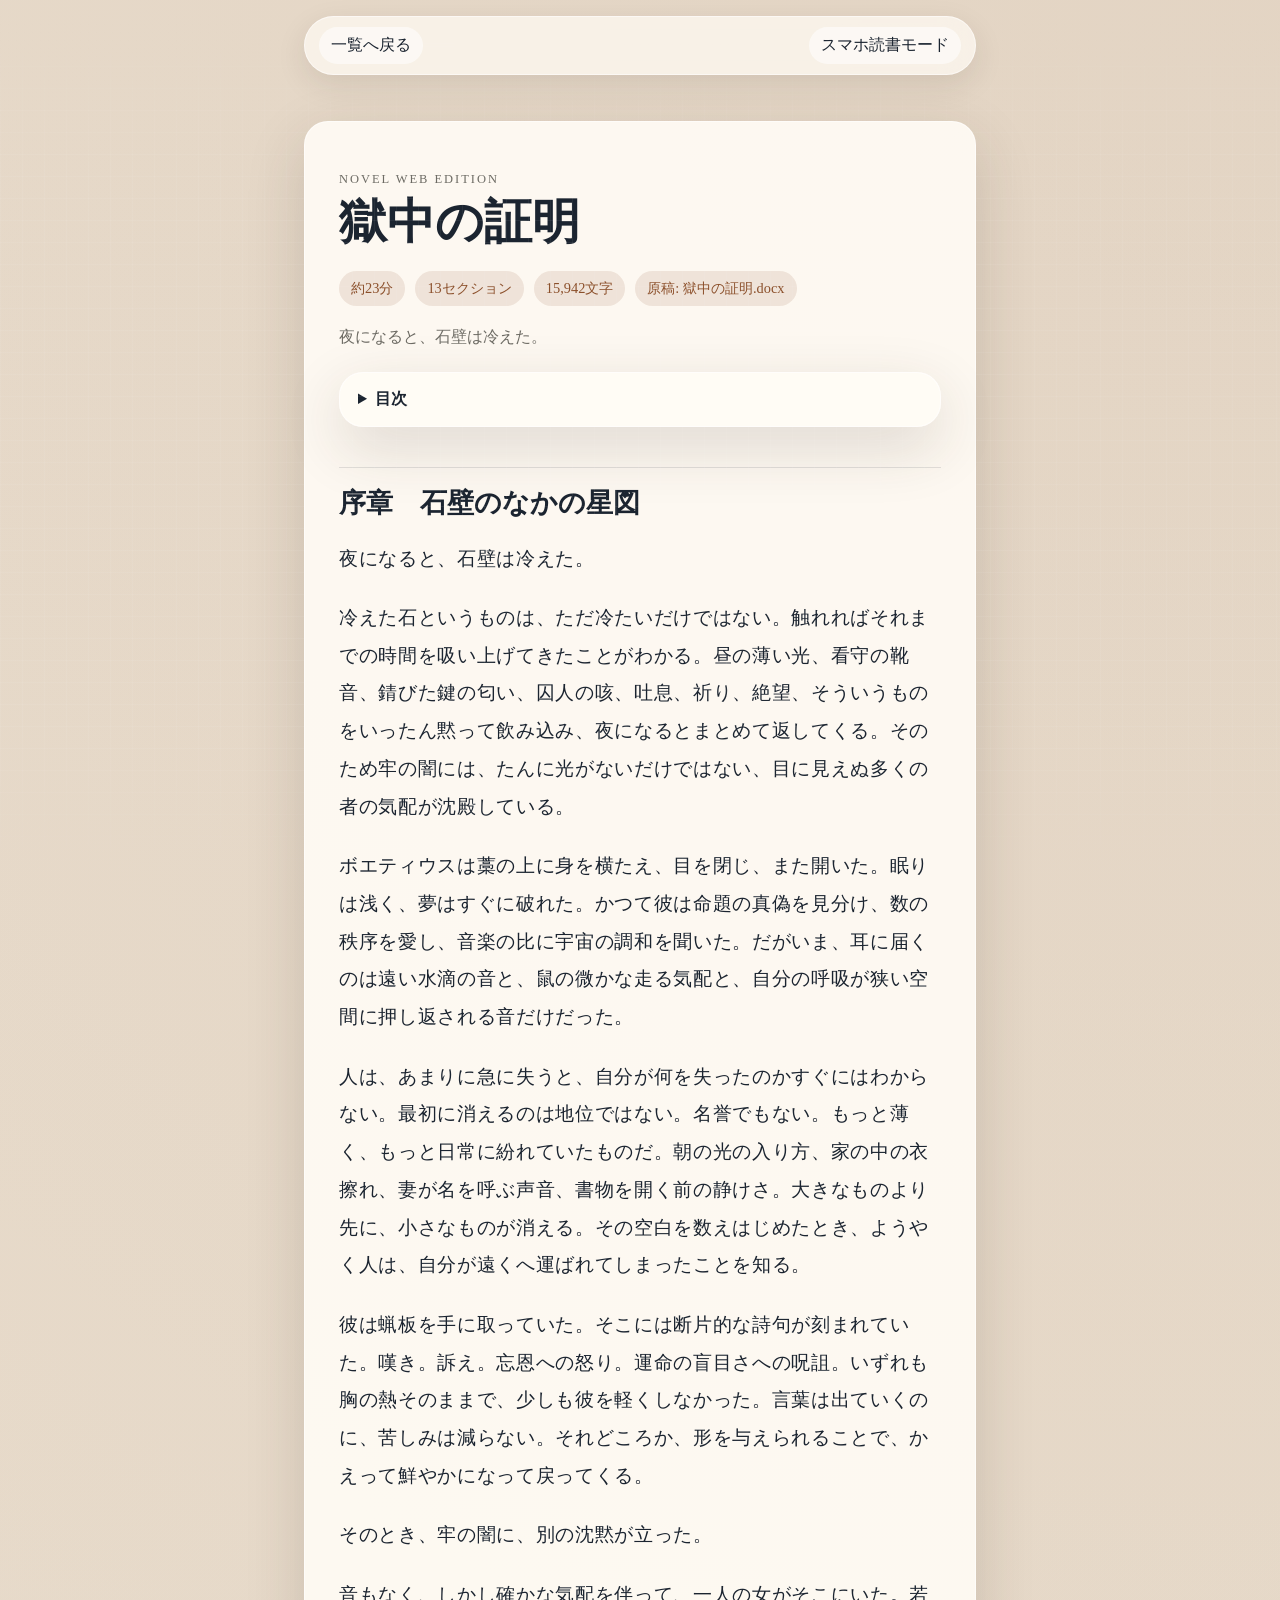
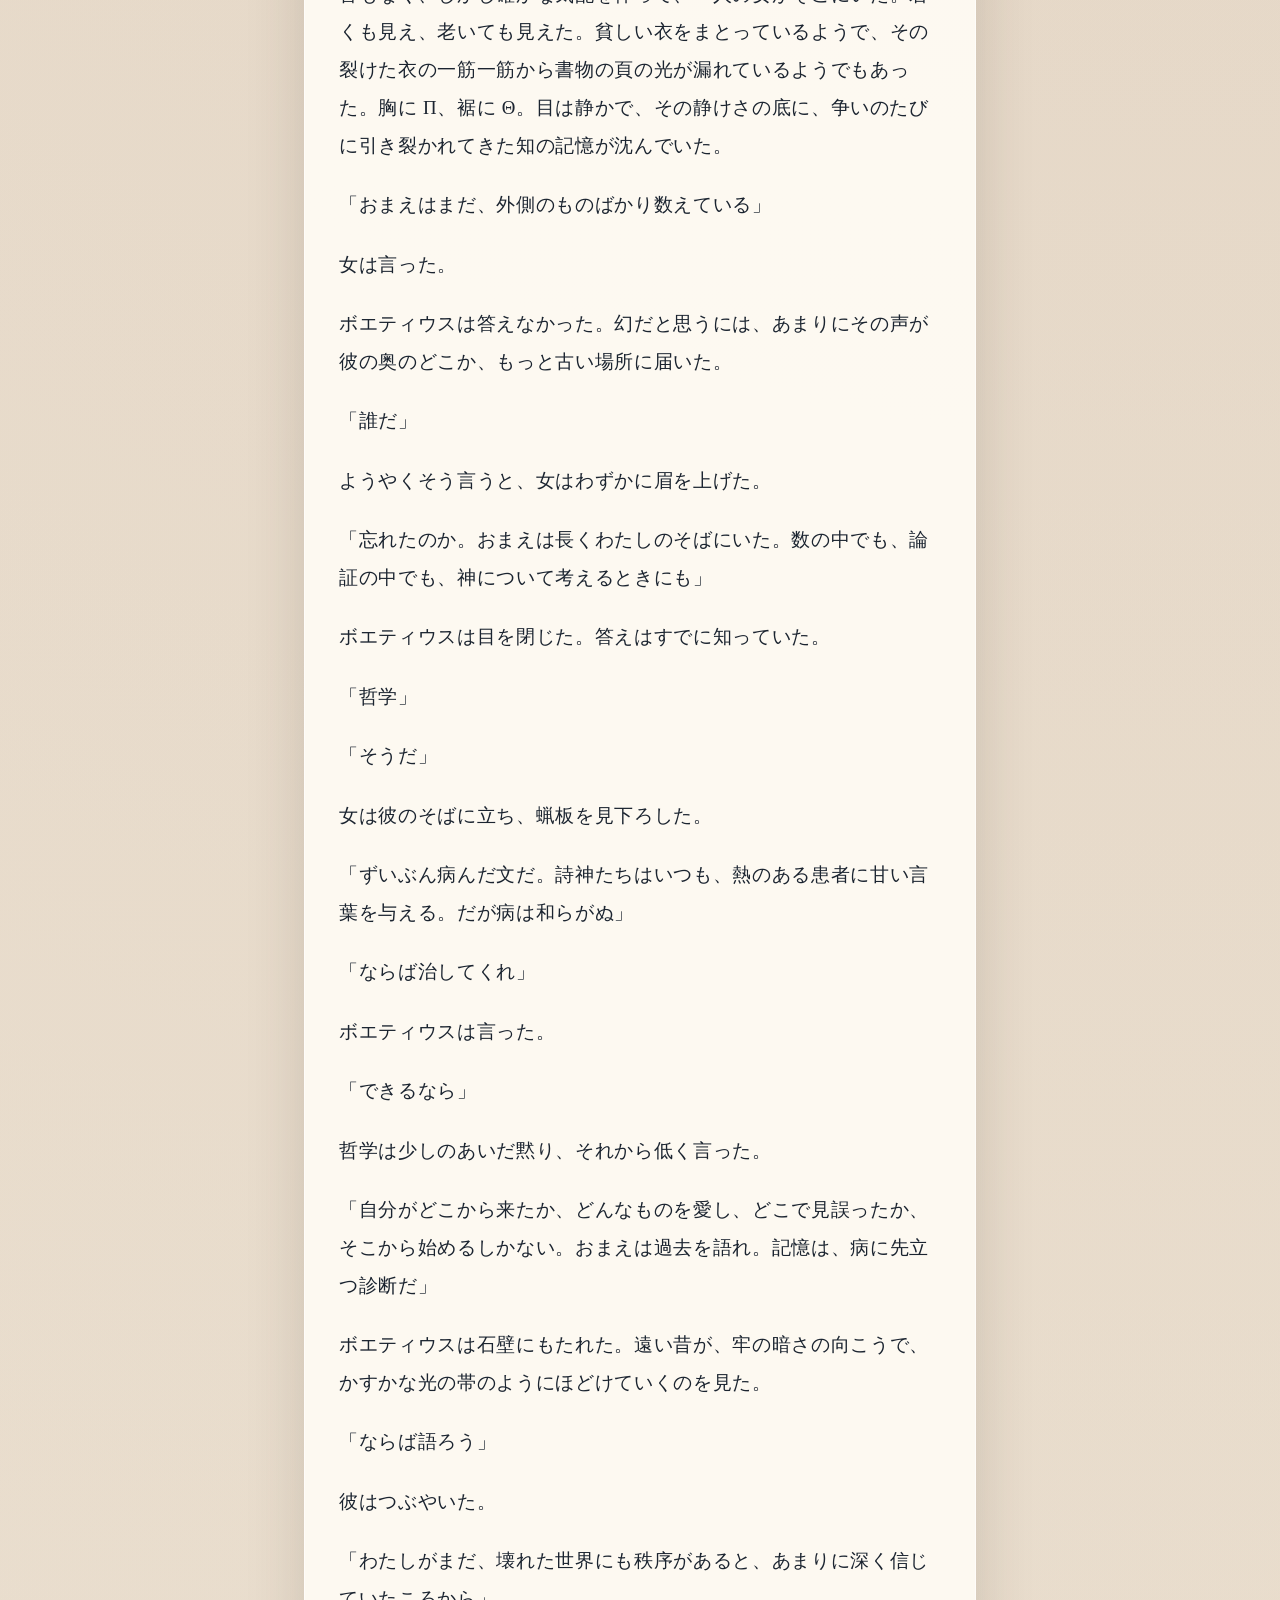
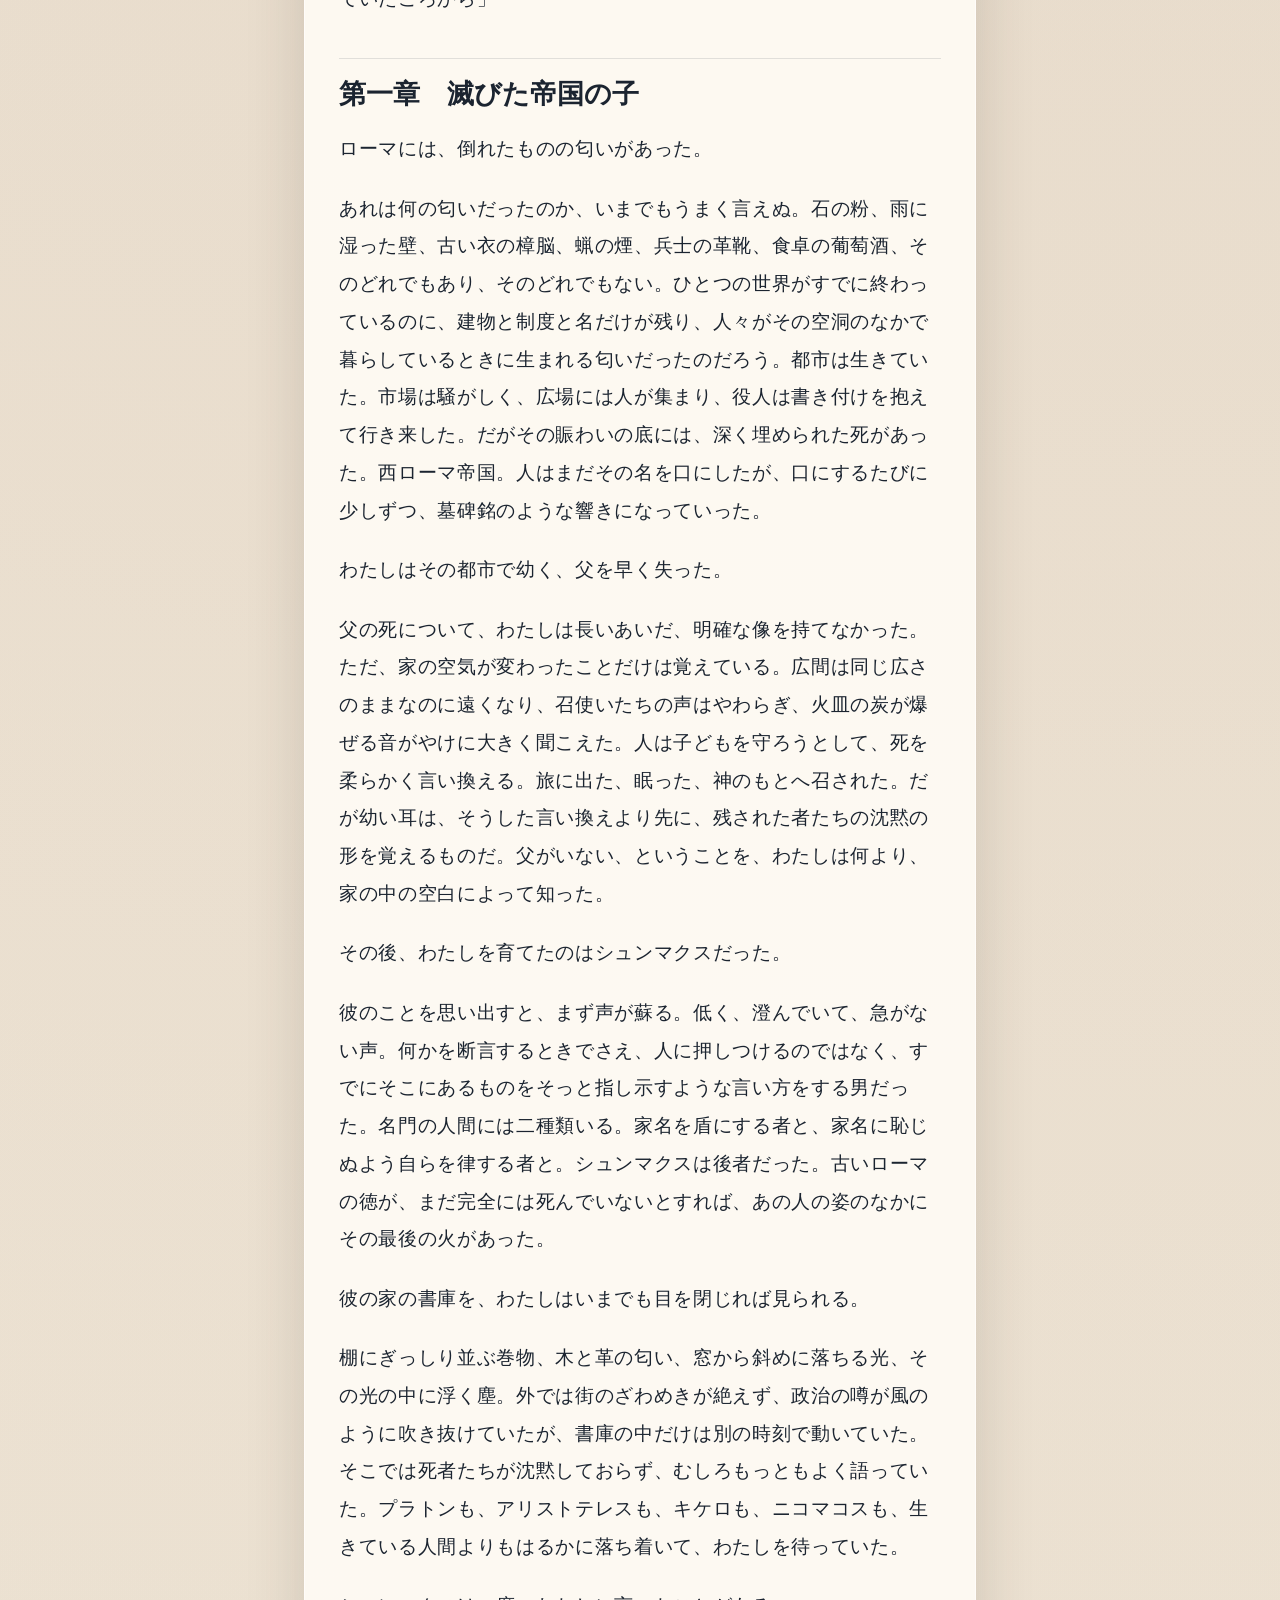
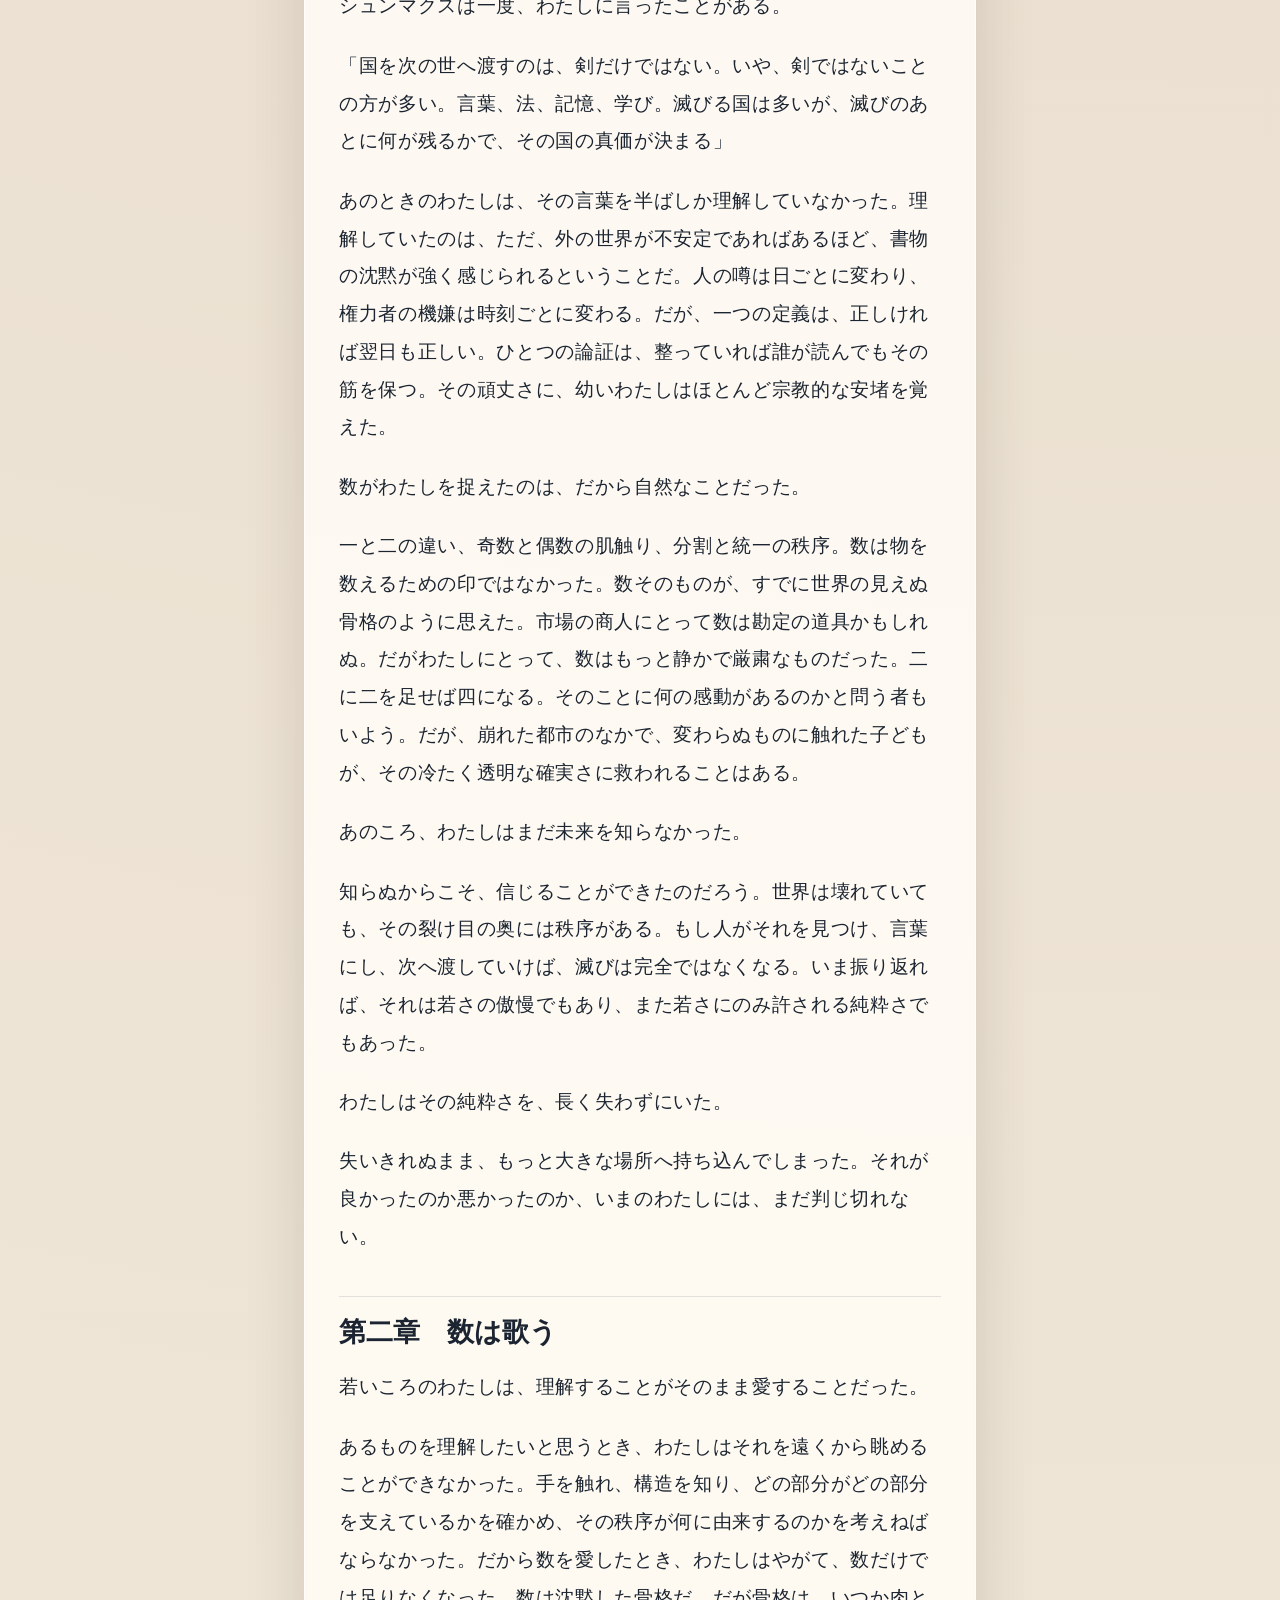
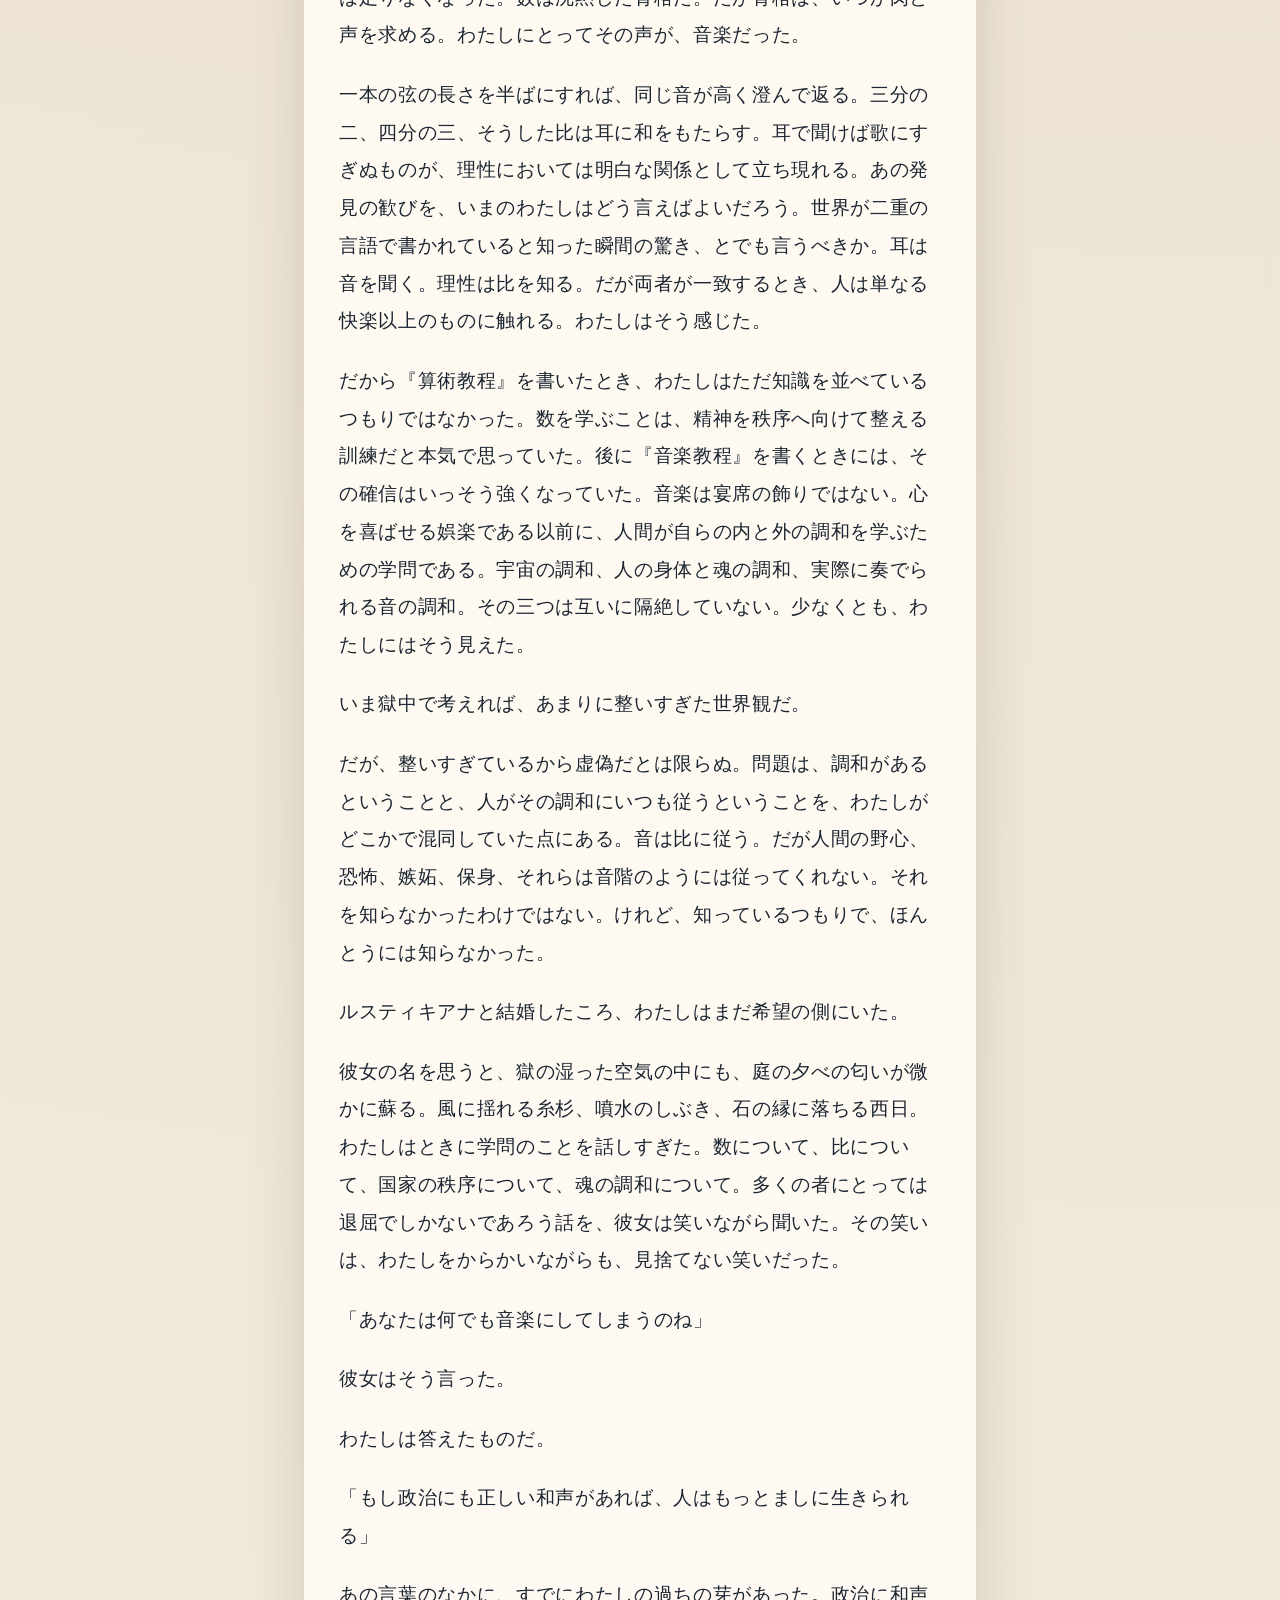
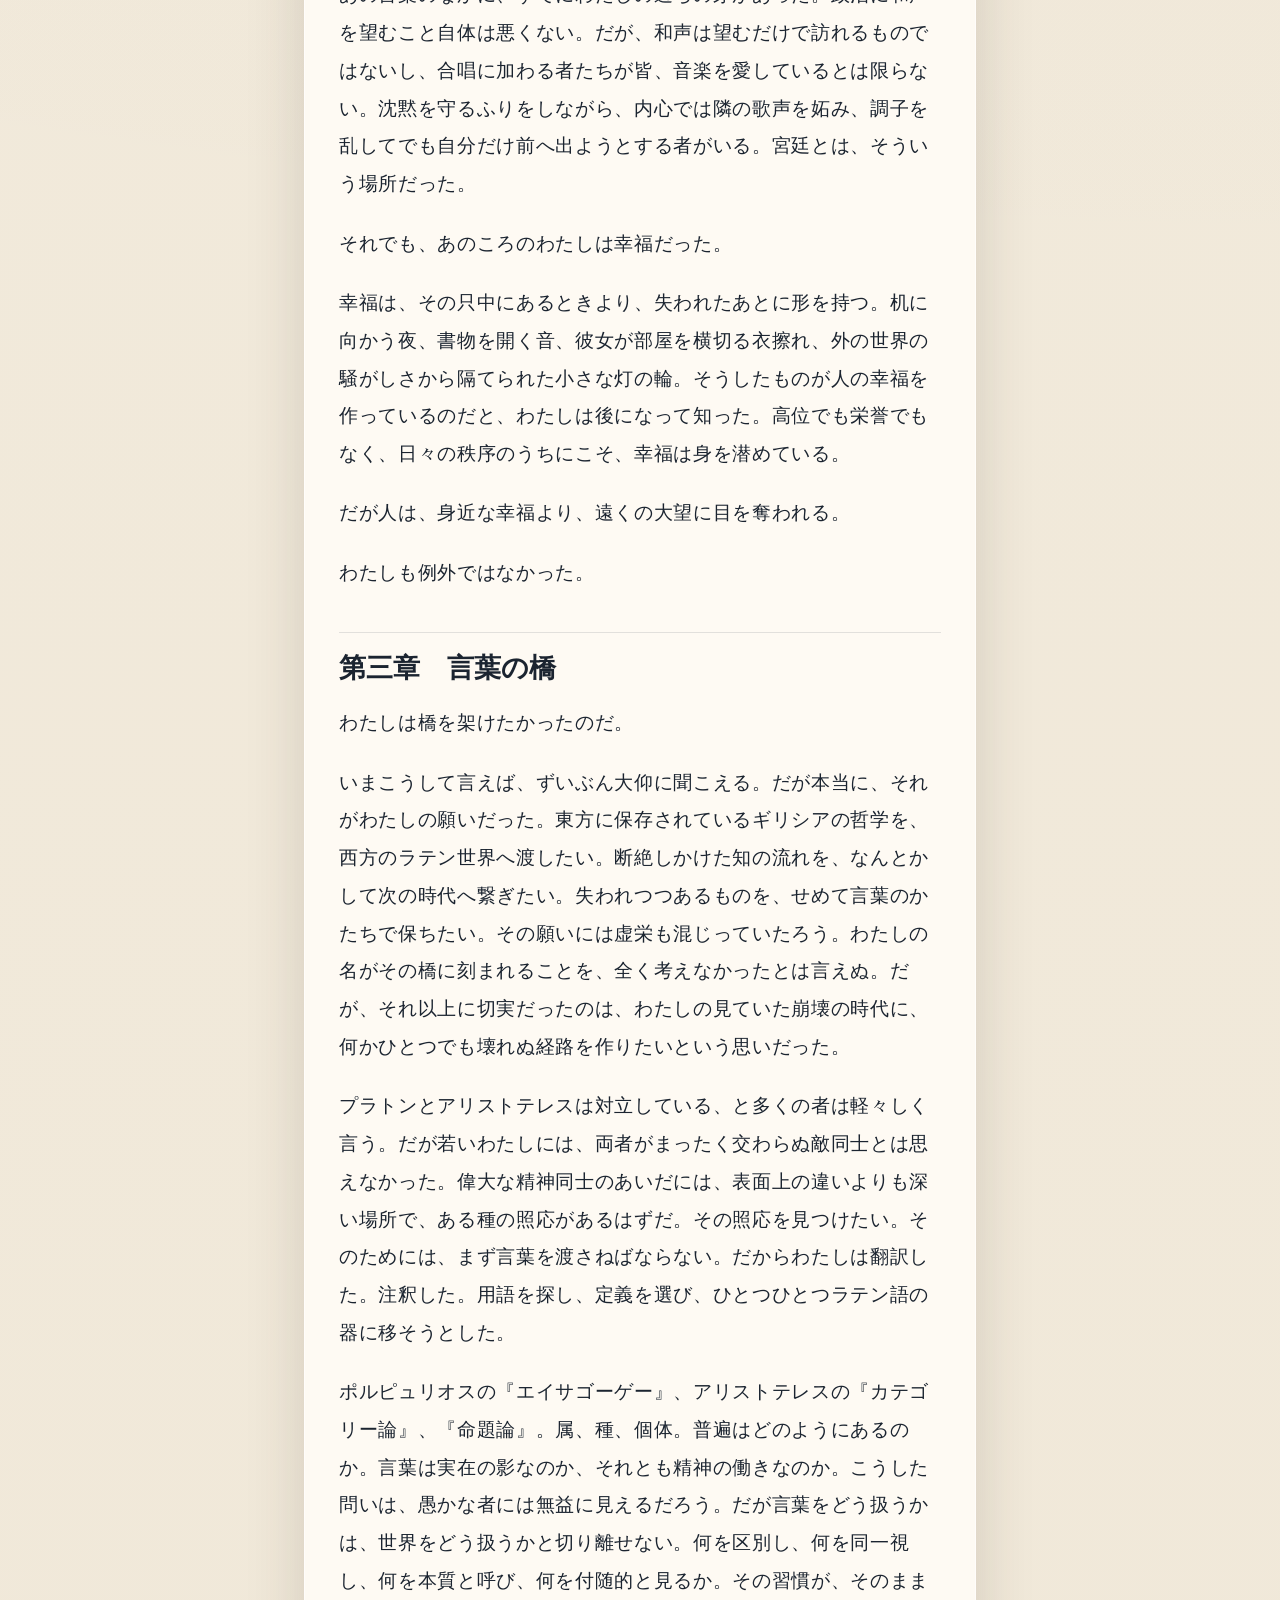
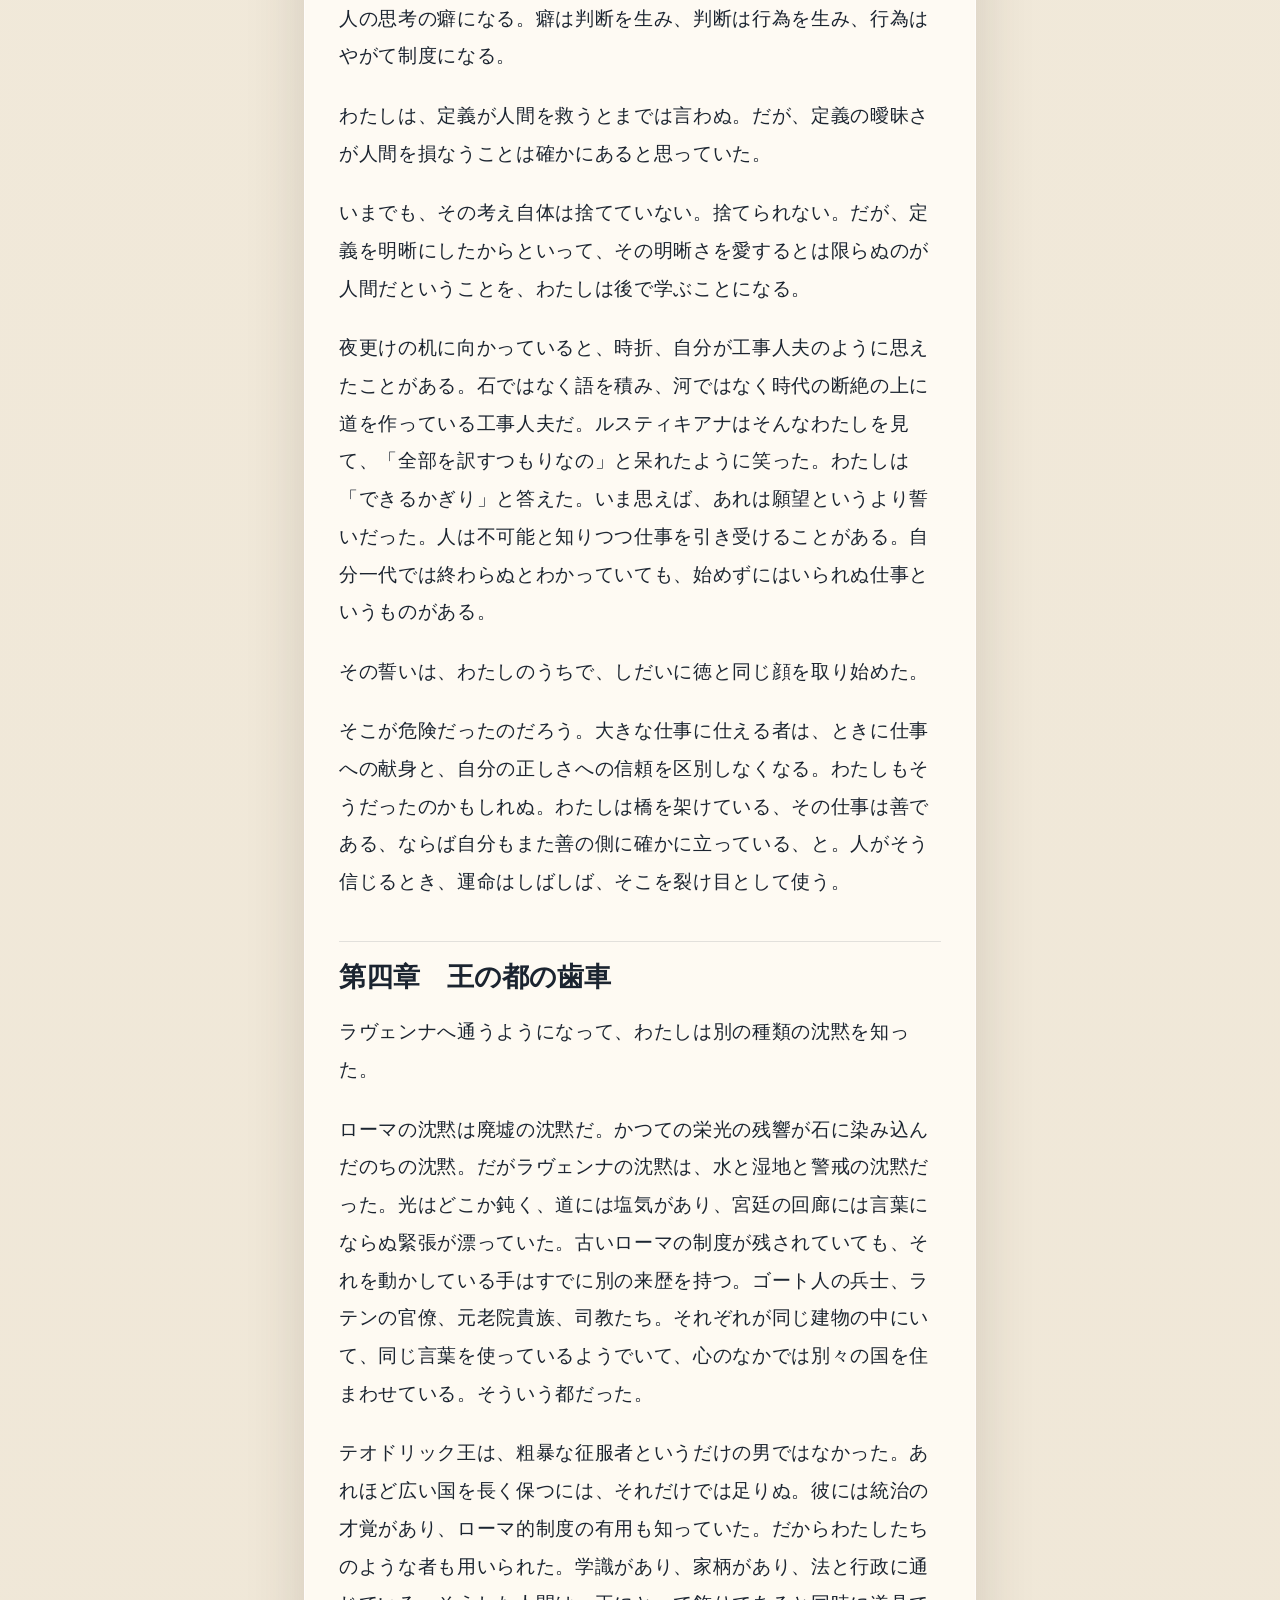
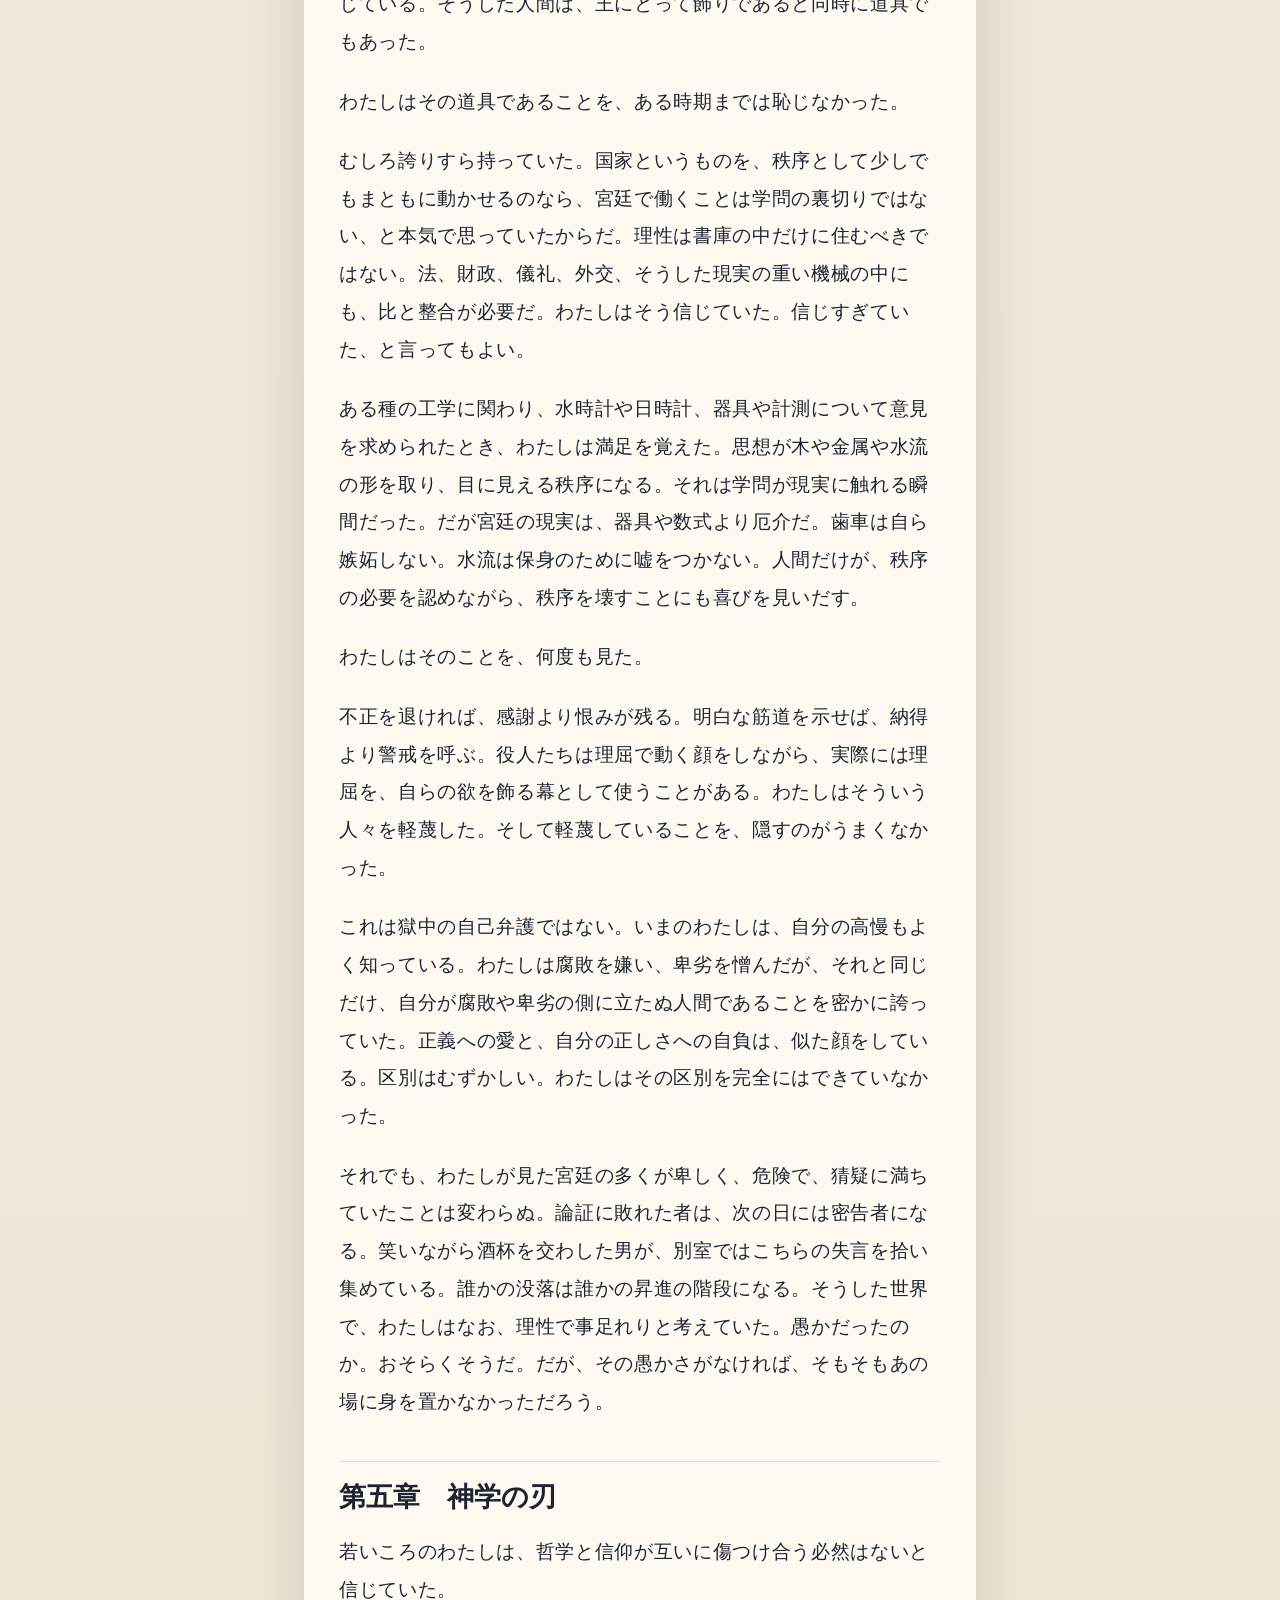
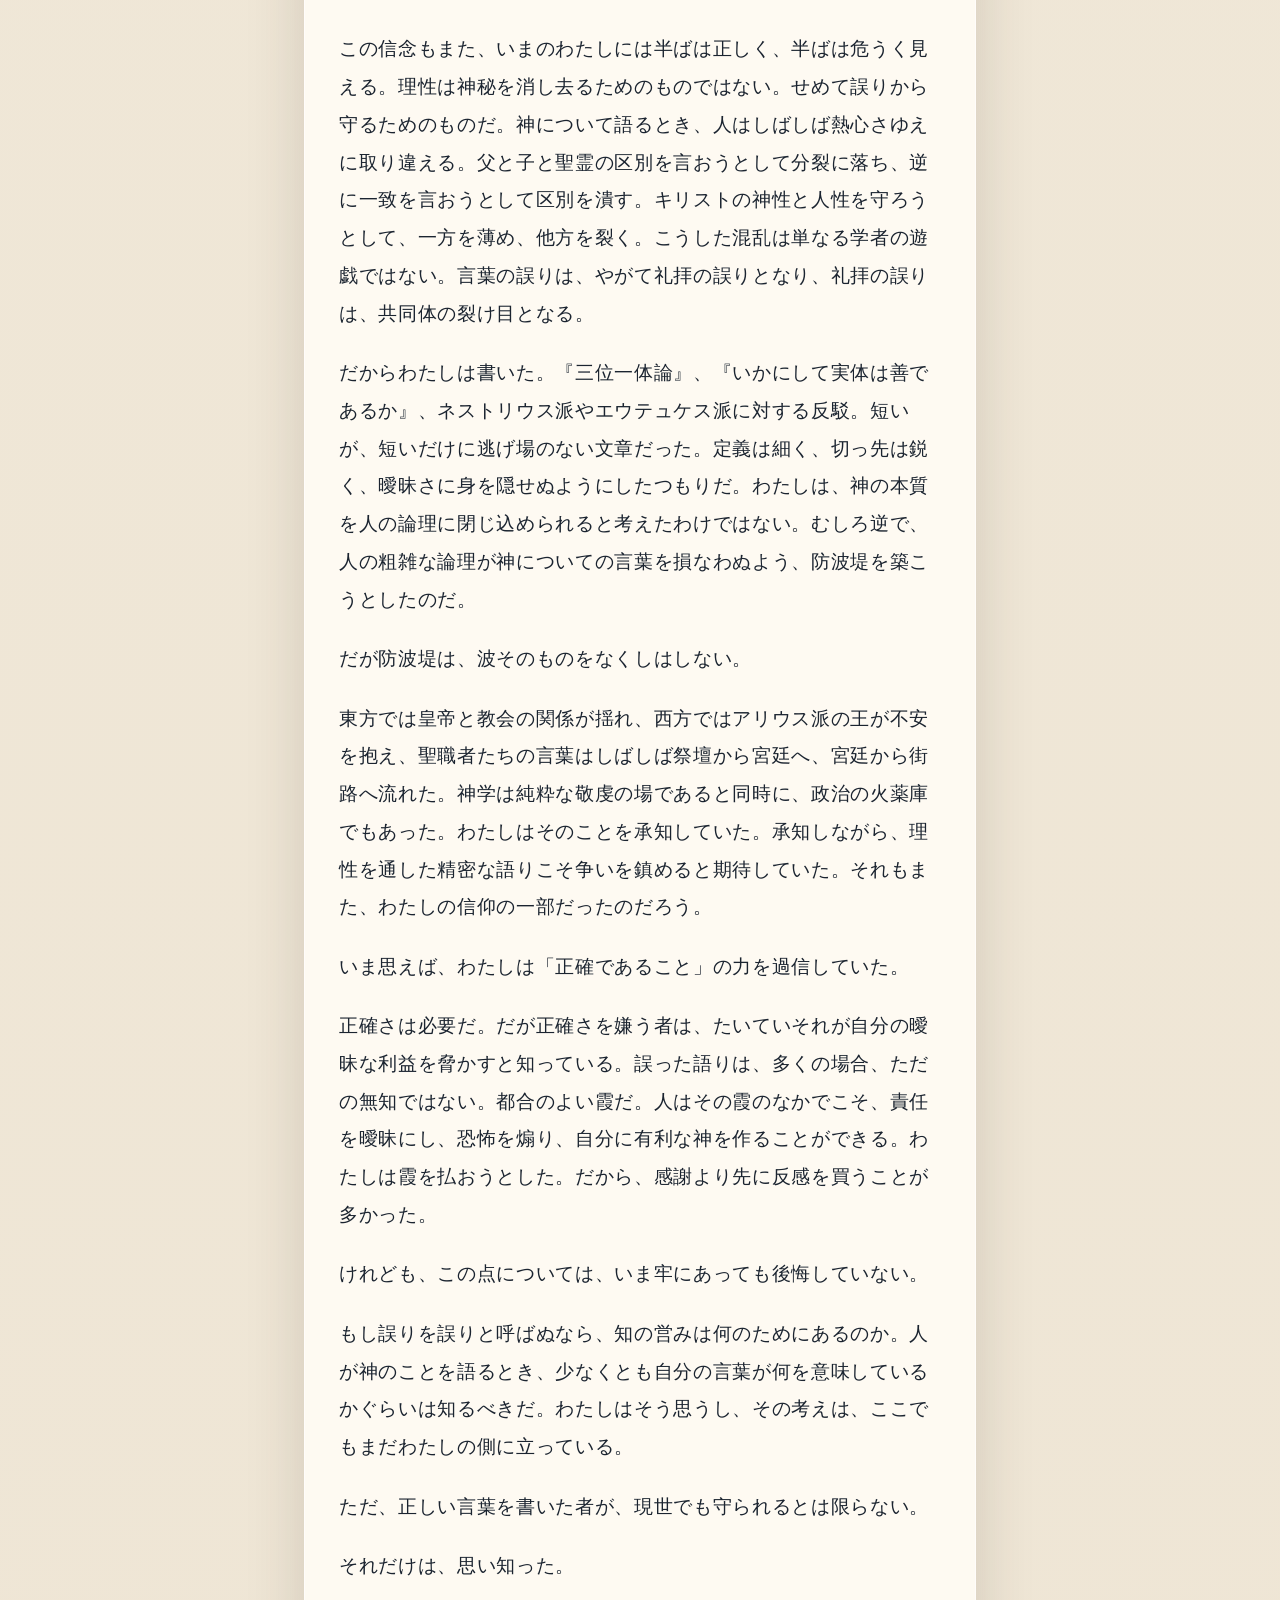
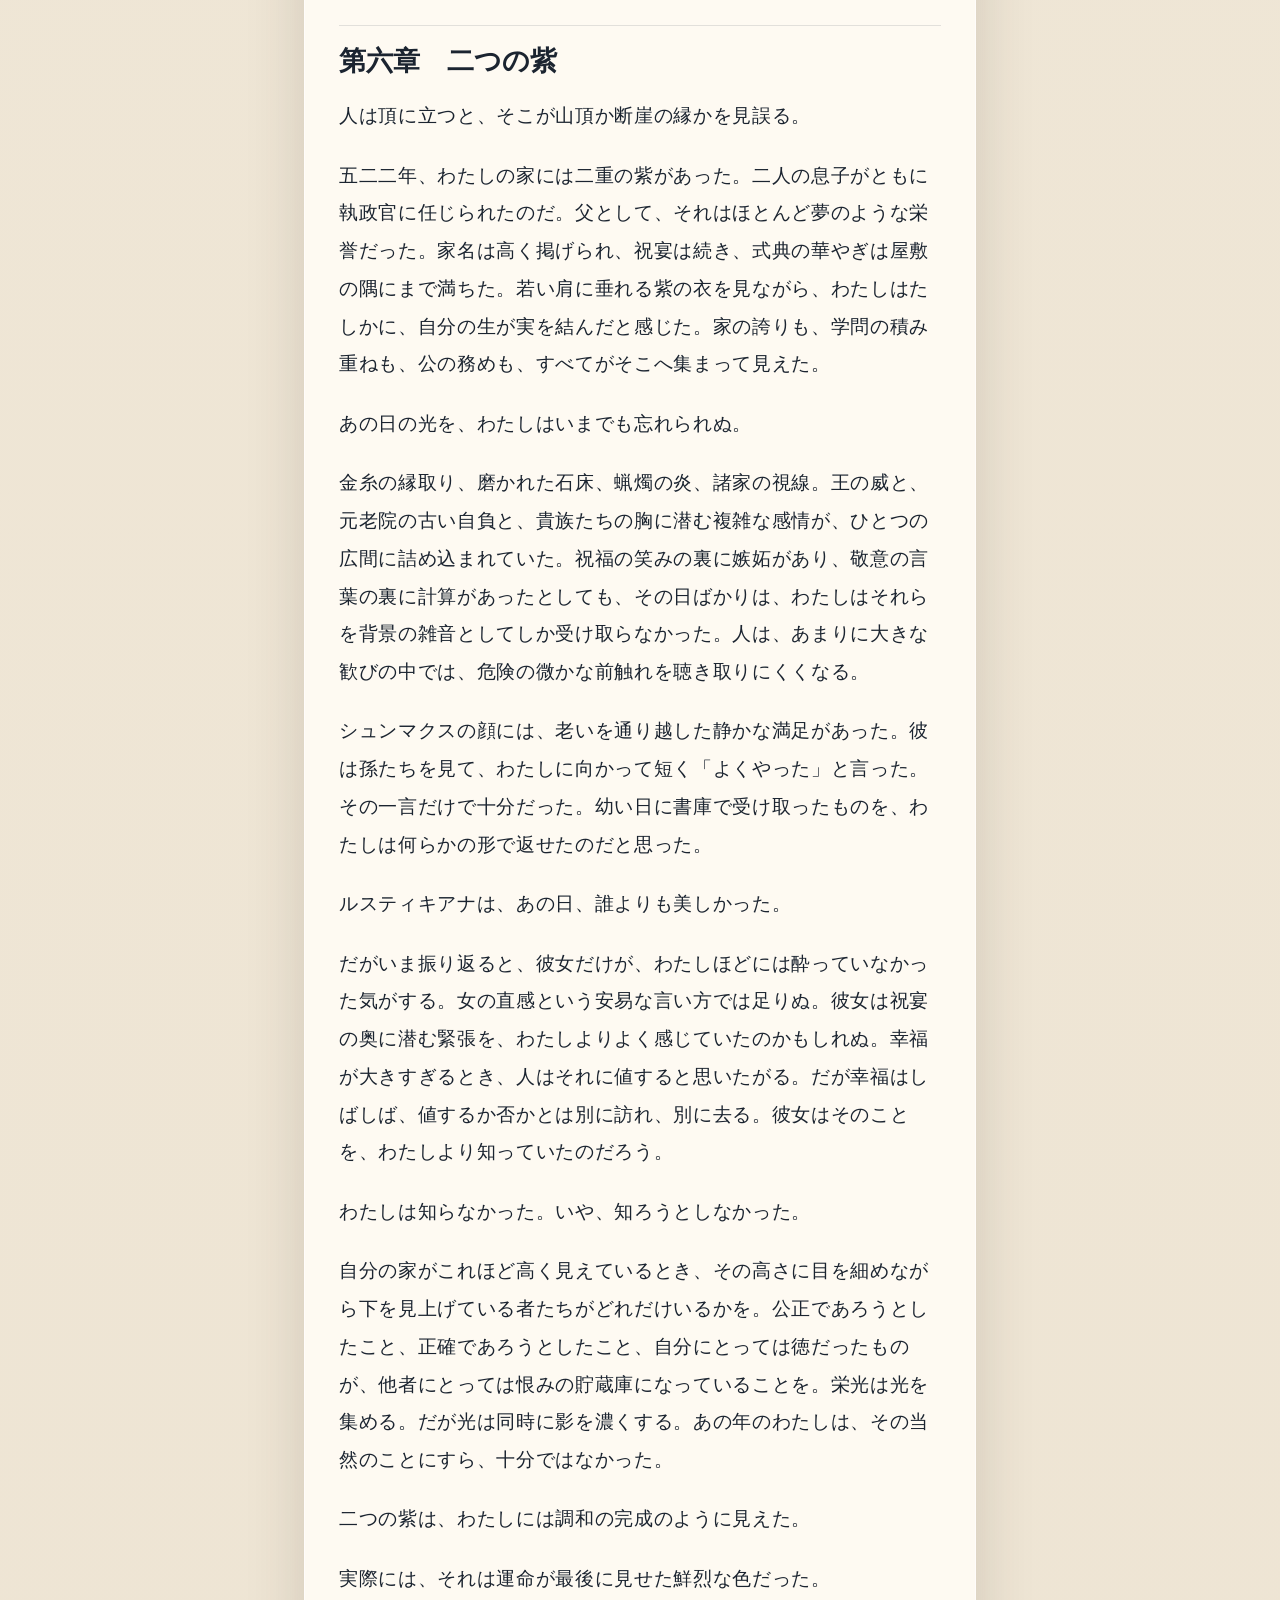
<file: story-04.html>
<!DOCTYPE html>
<html lang="ja">
<head>
  <meta charset="utf-8">
  <meta name="viewport" content="width=device-width, initial-scale=1">
  <title>獄中の証明</title>
  <meta name="description" content="夜になると、石壁は冷えた。">
  <link rel="stylesheet" href="styles.css">
</head>
<body>
  <div class="topbar">
    <div class="topbar-inner">
      <a href="index.html">一覧へ戻る</a>
      <span class="pill">スマホ読書モード</span>
    </div>
  </div>
  <main class="shell">
    <section class="reader">
      <header class="reader-head">
        <p class="eyebrow">Novel Web Edition</p>
        <h1>獄中の証明</h1>
        <div class="story-meta">
          <span class="tag">約23分</span>
          <span class="tag">13セクション</span>
          <span class="tag">15,942文字</span>
          <span class="tag">原稿: 獄中の証明.docx</span>
        </div>
        <p>夜になると、石壁は冷えた。</p>
      </header>
      <details class="toc"><summary>目次</summary><ul><li><a href="#section-1">序章　石壁のなかの星図</a></li>
<li><a href="#section-2">第一章　滅びた帝国の子</a></li>
<li><a href="#section-3">第二章　数は歌う</a></li>
<li><a href="#section-4">第三章　言葉の橋</a></li>
<li><a href="#section-5">第四章　王の都の歯車</a></li>
<li><a href="#section-6">第五章　神学の刃</a></li>
<li><a href="#section-7">第六章　二つの紫</a></li>
<li><a href="#section-8">第七章　告発者たち</a></li>
<li><a href="#section-9">第八章　破れた衣の女</a></li>
<li><a href="#section-10">第九章　幸福という名の錯覚</a></li>
<li><a href="#section-11">第十章　時間の上から見る目</a></li>
<li><a href="#section-12">第十一章　最後の朝</a></li>
<li><a href="#section-13">終章　書物は歩く</a></li></ul></details>
      <article class="story-body">
        <h2 id="section-1">序章　石壁のなかの星図</h2><p>夜になると、石壁は冷えた。</p><p>冷えた石というものは、ただ冷たいだけではない。触れればそれまでの時間を吸い上げてきたことがわかる。昼の薄い光、看守の靴音、錆びた鍵の匂い、囚人の咳、吐息、祈り、絶望、そういうものをいったん黙って飲み込み、夜になるとまとめて返してくる。そのため牢の闇には、たんに光がないだけではない、目に見えぬ多くの者の気配が沈殿している。</p><p>ボエティウスは藁の上に身を横たえ、目を閉じ、また開いた。眠りは浅く、夢はすぐに破れた。かつて彼は命題の真偽を見分け、数の秩序を愛し、音楽の比に宇宙の調和を聞いた。だがいま、耳に届くのは遠い水滴の音と、鼠の微かな走る気配と、自分の呼吸が狭い空間に押し返される音だけだった。</p><p>人は、あまりに急に失うと、自分が何を失ったのかすぐにはわからない。最初に消えるのは地位ではない。名誉でもない。もっと薄く、もっと日常に紛れていたものだ。朝の光の入り方、家の中の衣擦れ、妻が名を呼ぶ声音、書物を開く前の静けさ。大きなものより先に、小さなものが消える。その空白を数えはじめたとき、ようやく人は、自分が遠くへ運ばれてしまったことを知る。</p><p>彼は蝋板を手に取っていた。そこには断片的な詩句が刻まれていた。嘆き。訴え。忘恩への怒り。運命の盲目さへの呪詛。いずれも胸の熱そのままで、少しも彼を軽くしなかった。言葉は出ていくのに、苦しみは減らない。それどころか、形を与えられることで、かえって鮮やかになって戻ってくる。</p><p>そのとき、牢の闇に、別の沈黙が立った。</p><p>音もなく、しかし確かな気配を伴って、一人の女がそこにいた。若くも見え、老いても見えた。貧しい衣をまとっているようで、その裂けた衣の一筋一筋から書物の頁の光が漏れているようでもあった。胸に Π、裾に Θ。目は静かで、その静けさの底に、争いのたびに引き裂かれてきた知の記憶が沈んでいた。</p><p>「おまえはまだ、外側のものばかり数えている」</p><p>女は言った。</p><p>ボエティウスは答えなかった。幻だと思うには、あまりにその声が彼の奥のどこか、もっと古い場所に届いた。</p><p>「誰だ」</p><p>ようやくそう言うと、女はわずかに眉を上げた。</p><p>「忘れたのか。おまえは長くわたしのそばにいた。数の中でも、論証の中でも、神について考えるときにも」</p><p>ボエティウスは目を閉じた。答えはすでに知っていた。</p><p>「哲学」</p><p>「そうだ」</p><p>女は彼のそばに立ち、蝋板を見下ろした。</p><p>「ずいぶん病んだ文だ。詩神たちはいつも、熱のある患者に甘い言葉を与える。だが病は和らがぬ」</p><p>「ならば治してくれ」</p><p>ボエティウスは言った。</p><p>「できるなら」</p><p>哲学は少しのあいだ黙り、それから低く言った。</p><p>「自分がどこから来たか、どんなものを愛し、どこで見誤ったか、そこから始めるしかない。おまえは過去を語れ。記憶は、病に先立つ診断だ」</p><p>ボエティウスは石壁にもたれた。遠い昔が、牢の暗さの向こうで、かすかな光の帯のようにほどけていくのを見た。</p><p>「ならば語ろう」</p><p>彼はつぶやいた。</p><p>「わたしがまだ、壊れた世界にも秩序があると、あまりに深く信じていたころから」</p><h2 id="section-2">第一章　滅びた帝国の子</h2><p>ローマには、倒れたものの匂いがあった。</p><p>あれは何の匂いだったのか、いまでもうまく言えぬ。石の粉、雨に湿った壁、古い衣の樟脳、蝋の煙、兵士の革靴、食卓の葡萄酒、そのどれでもあり、そのどれでもない。ひとつの世界がすでに終わっているのに、建物と制度と名だけが残り、人々がその空洞のなかで暮らしているときに生まれる匂いだったのだろう。都市は生きていた。市場は騒がしく、広場には人が集まり、役人は書き付けを抱えて行き来した。だがその賑わいの底には、深く埋められた死があった。西ローマ帝国。人はまだその名を口にしたが、口にするたびに少しずつ、墓碑銘のような響きになっていった。</p><p>わたしはその都市で幼く、父を早く失った。</p><p>父の死について、わたしは長いあいだ、明確な像を持てなかった。ただ、家の空気が変わったことだけは覚えている。広間は同じ広さのままなのに遠くなり、召使いたちの声はやわらぎ、火皿の炭が爆ぜる音がやけに大きく聞こえた。人は子どもを守ろうとして、死を柔らかく言い換える。旅に出た、眠った、神のもとへ召された。だが幼い耳は、そうした言い換えより先に、残された者たちの沈黙の形を覚えるものだ。父がいない、ということを、わたしは何より、家の中の空白によって知った。</p><p>その後、わたしを育てたのはシュンマクスだった。</p><p>彼のことを思い出すと、まず声が蘇る。低く、澄んでいて、急がない声。何かを断言するときでさえ、人に押しつけるのではなく、すでにそこにあるものをそっと指し示すような言い方をする男だった。名門の人間には二種類いる。家名を盾にする者と、家名に恥じぬよう自らを律する者と。シュンマクスは後者だった。古いローマの徳が、まだ完全には死んでいないとすれば、あの人の姿のなかにその最後の火があった。</p><p>彼の家の書庫を、わたしはいまでも目を閉じれば見られる。</p><p>棚にぎっしり並ぶ巻物、木と革の匂い、窓から斜めに落ちる光、その光の中に浮く塵。外では街のざわめきが絶えず、政治の噂が風のように吹き抜けていたが、書庫の中だけは別の時刻で動いていた。そこでは死者たちが沈黙しておらず、むしろもっともよく語っていた。プラトンも、アリストテレスも、キケロも、ニコマコスも、生きている人間よりもはるかに落ち着いて、わたしを待っていた。</p><p>シュンマクスは一度、わたしに言ったことがある。</p><p>「国を次の世へ渡すのは、剣だけではない。いや、剣ではないことの方が多い。言葉、法、記憶、学び。滅びる国は多いが、滅びのあとに何が残るかで、その国の真価が決まる」</p><p>あのときのわたしは、その言葉を半ばしか理解していなかった。理解していたのは、ただ、外の世界が不安定であればあるほど、書物の沈黙が強く感じられるということだ。人の噂は日ごとに変わり、権力者の機嫌は時刻ごとに変わる。だが、一つの定義は、正しければ翌日も正しい。ひとつの論証は、整っていれば誰が読んでもその筋を保つ。その頑丈さに、幼いわたしはほとんど宗教的な安堵を覚えた。</p><p>数がわたしを捉えたのは、だから自然なことだった。</p><p>一と二の違い、奇数と偶数の肌触り、分割と統一の秩序。数は物を数えるための印ではなかった。数そのものが、すでに世界の見えぬ骨格のように思えた。市場の商人にとって数は勘定の道具かもしれぬ。だがわたしにとって、数はもっと静かで厳粛なものだった。二に二を足せば四になる。そのことに何の感動があるのかと問う者もいよう。だが、崩れた都市のなかで、変わらぬものに触れた子どもが、その冷たく透明な確実さに救われることはある。</p><p>あのころ、わたしはまだ未来を知らなかった。</p><p>知らぬからこそ、信じることができたのだろう。世界は壊れていても、その裂け目の奥には秩序がある。もし人がそれを見つけ、言葉にし、次へ渡していけば、滅びは完全ではなくなる。いま振り返れば、それは若さの傲慢でもあり、また若さにのみ許される純粋さでもあった。</p><p>わたしはその純粋さを、長く失わずにいた。</p><p>失いきれぬまま、もっと大きな場所へ持ち込んでしまった。それが良かったのか悪かったのか、いまのわたしには、まだ判じ切れない。</p><h2 id="section-3">第二章　数は歌う</h2><p>若いころのわたしは、理解することがそのまま愛することだった。</p><p>あるものを理解したいと思うとき、わたしはそれを遠くから眺めることができなかった。手を触れ、構造を知り、どの部分がどの部分を支えているかを確かめ、その秩序が何に由来するのかを考えねばならなかった。だから数を愛したとき、わたしはやがて、数だけでは足りなくなった。数は沈黙した骨格だ。だが骨格は、いつか肉と声を求める。わたしにとってその声が、音楽だった。</p><p>一本の弦の長さを半ばにすれば、同じ音が高く澄んで返る。三分の二、四分の三、そうした比は耳に和をもたらす。耳で聞けば歌にすぎぬものが、理性においては明白な関係として立ち現れる。あの発見の歓びを、いまのわたしはどう言えばよいだろう。世界が二重の言語で書かれていると知った瞬間の驚き、とでも言うべきか。耳は音を聞く。理性は比を知る。だが両者が一致するとき、人は単なる快楽以上のものに触れる。わたしはそう感じた。</p><p>だから『算術教程』を書いたとき、わたしはただ知識を並べているつもりではなかった。数を学ぶことは、精神を秩序へ向けて整える訓練だと本気で思っていた。後に『音楽教程』を書くときには、その確信はいっそう強くなっていた。音楽は宴席の飾りではない。心を喜ばせる娯楽である以前に、人間が自らの内と外の調和を学ぶための学問である。宇宙の調和、人の身体と魂の調和、実際に奏でられる音の調和。その三つは互いに隔絶していない。少なくとも、わたしにはそう見えた。</p><p>いま獄中で考えれば、あまりに整いすぎた世界観だ。</p><p>だが、整いすぎているから虚偽だとは限らぬ。問題は、調和があるということと、人がその調和にいつも従うということを、わたしがどこかで混同していた点にある。音は比に従う。だが人間の野心、恐怖、嫉妬、保身、それらは音階のようには従ってくれない。それを知らなかったわけではない。けれど、知っているつもりで、ほんとうには知らなかった。</p><p>ルスティキアナと結婚したころ、わたしはまだ希望の側にいた。</p><p>彼女の名を思うと、獄の湿った空気の中にも、庭の夕べの匂いが微かに蘇る。風に揺れる糸杉、噴水のしぶき、石の縁に落ちる西日。わたしはときに学問のことを話しすぎた。数について、比について、国家の秩序について、魂の調和について。多くの者にとっては退屈でしかないであろう話を、彼女は笑いながら聞いた。その笑いは、わたしをからかいながらも、見捨てない笑いだった。</p><p>「あなたは何でも音楽にしてしまうのね」</p><p>彼女はそう言った。</p><p>わたしは答えたものだ。</p><p>「もし政治にも正しい和声があれば、人はもっとましに生きられる」</p><p>あの言葉のなかに、すでにわたしの過ちの芽があった。政治に和声を望むこと自体は悪くない。だが、和声は望むだけで訪れるものではないし、合唱に加わる者たちが皆、音楽を愛しているとは限らない。沈黙を守るふりをしながら、内心では隣の歌声を妬み、調子を乱してでも自分だけ前へ出ようとする者がいる。宮廷とは、そういう場所だった。</p><p>それでも、あのころのわたしは幸福だった。</p><p>幸福は、その只中にあるときより、失われたあとに形を持つ。机に向かう夜、書物を開く音、彼女が部屋を横切る衣擦れ、外の世界の騒がしさから隔てられた小さな灯の輪。そうしたものが人の幸福を作っているのだと、わたしは後になって知った。高位でも栄誉でもなく、日々の秩序のうちにこそ、幸福は身を潜めている。</p><p>だが人は、身近な幸福より、遠くの大望に目を奪われる。</p><p>わたしも例外ではなかった。</p><h2 id="section-4">第三章　言葉の橋</h2><p>わたしは橋を架けたかったのだ。</p><p>いまこうして言えば、ずいぶん大仰に聞こえる。だが本当に、それがわたしの願いだった。東方に保存されているギリシアの哲学を、西方のラテン世界へ渡したい。断絶しかけた知の流れを、なんとかして次の時代へ繋ぎたい。失われつつあるものを、せめて言葉のかたちで保ちたい。その願いには虚栄も混じっていたろう。わたしの名がその橋に刻まれることを、全く考えなかったとは言えぬ。だが、それ以上に切実だったのは、わたしの見ていた崩壊の時代に、何かひとつでも壊れぬ経路を作りたいという思いだった。</p><p>プラトンとアリストテレスは対立している、と多くの者は軽々しく言う。だが若いわたしには、両者がまったく交わらぬ敵同士とは思えなかった。偉大な精神同士のあいだには、表面上の違いよりも深い場所で、ある種の照応があるはずだ。その照応を見つけたい。そのためには、まず言葉を渡さねばならない。だからわたしは翻訳した。注釈した。用語を探し、定義を選び、ひとつひとつラテン語の器に移そうとした。</p><p>ポルピュリオスの『エイサゴーゲー』、アリストテレスの『カテゴリー論』、『命題論』。属、種、個体。普遍はどのようにあるのか。言葉は実在の影なのか、それとも精神の働きなのか。こうした問いは、愚かな者には無益に見えるだろう。だが言葉をどう扱うかは、世界をどう扱うかと切り離せない。何を区別し、何を同一視し、何を本質と呼び、何を付随的と見るか。その習慣が、そのまま人の思考の癖になる。癖は判断を生み、判断は行為を生み、行為はやがて制度になる。</p><p>わたしは、定義が人間を救うとまでは言わぬ。だが、定義の曖昧さが人間を損なうことは確かにあると思っていた。</p><p>いまでも、その考え自体は捨てていない。捨てられない。だが、定義を明晰にしたからといって、その明晰さを愛するとは限らぬのが人間だということを、わたしは後で学ぶことになる。</p><p>夜更けの机に向かっていると、時折、自分が工事人夫のように思えたことがある。石ではなく語を積み、河ではなく時代の断絶の上に道を作っている工事人夫だ。ルスティキアナはそんなわたしを見て、「全部を訳すつもりなの」と呆れたように笑った。わたしは「できるかぎり」と答えた。いま思えば、あれは願望というより誓いだった。人は不可能と知りつつ仕事を引き受けることがある。自分一代では終わらぬとわかっていても、始めずにはいられぬ仕事というものがある。</p><p>その誓いは、わたしのうちで、しだいに徳と同じ顔を取り始めた。</p><p>そこが危険だったのだろう。大きな仕事に仕える者は、ときに仕事への献身と、自分の正しさへの信頼を区別しなくなる。わたしもそうだったのかもしれぬ。わたしは橋を架けている、その仕事は善である、ならば自分もまた善の側に確かに立っている、と。人がそう信じるとき、運命はしばしば、そこを裂け目として使う。</p><h2 id="section-5">第四章　王の都の歯車</h2><p>ラヴェンナへ通うようになって、わたしは別の種類の沈黙を知った。</p><p>ローマの沈黙は廃墟の沈黙だ。かつての栄光の残響が石に染み込んだのちの沈黙。だがラヴェンナの沈黙は、水と湿地と警戒の沈黙だった。光はどこか鈍く、道には塩気があり、宮廷の回廊には言葉にならぬ緊張が漂っていた。古いローマの制度が残されていても、それを動かしている手はすでに別の来歴を持つ。ゴート人の兵士、ラテンの官僚、元老院貴族、司教たち。それぞれが同じ建物の中にいて、同じ言葉を使っているようでいて、心のなかでは別々の国を住まわせている。そういう都だった。</p><p>テオドリック王は、粗暴な征服者というだけの男ではなかった。あれほど広い国を長く保つには、それだけでは足りぬ。彼には統治の才覚があり、ローマ的制度の有用も知っていた。だからわたしたちのような者も用いられた。学識があり、家柄があり、法と行政に通じている。そうした人間は、王にとって飾りであると同時に道具でもあった。</p><p>わたしはその道具であることを、ある時期までは恥じなかった。</p><p>むしろ誇りすら持っていた。国家というものを、秩序として少しでもまともに動かせるのなら、宮廷で働くことは学問の裏切りではない、と本気で思っていたからだ。理性は書庫の中だけに住むべきではない。法、財政、儀礼、外交、そうした現実の重い機械の中にも、比と整合が必要だ。わたしはそう信じていた。信じすぎていた、と言ってもよい。</p><p>ある種の工学に関わり、水時計や日時計、器具や計測について意見を求められたとき、わたしは満足を覚えた。思想が木や金属や水流の形を取り、目に見える秩序になる。それは学問が現実に触れる瞬間だった。だが宮廷の現実は、器具や数式より厄介だ。歯車は自ら嫉妬しない。水流は保身のために嘘をつかない。人間だけが、秩序の必要を認めながら、秩序を壊すことにも喜びを見いだす。</p><p>わたしはそのことを、何度も見た。</p><p>不正を退ければ、感謝より恨みが残る。明白な筋道を示せば、納得より警戒を呼ぶ。役人たちは理屈で動く顔をしながら、実際には理屈を、自らの欲を飾る幕として使うことがある。わたしはそういう人々を軽蔑した。そして軽蔑していることを、隠すのがうまくなかった。</p><p>これは獄中の自己弁護ではない。いまのわたしは、自分の高慢もよく知っている。わたしは腐敗を嫌い、卑劣を憎んだが、それと同じだけ、自分が腐敗や卑劣の側に立たぬ人間であることを密かに誇っていた。正義への愛と、自分の正しさへの自負は、似た顔をしている。区別はむずかしい。わたしはその区別を完全にはできていなかった。</p><p>それでも、わたしが見た宮廷の多くが卑しく、危険で、猜疑に満ちていたことは変わらぬ。論証に敗れた者は、次の日には密告者になる。笑いながら酒杯を交わした男が、別室ではこちらの失言を拾い集めている。誰かの没落は誰かの昇進の階段になる。そうした世界で、わたしはなお、理性で事足れりと考えていた。愚かだったのか。おそらくそうだ。だが、その愚かさがなければ、そもそもあの場に身を置かなかっただろう。</p><h2 id="section-6">第五章　神学の刃</h2><p>若いころのわたしは、哲学と信仰が互いに傷つけ合う必然はないと信じていた。</p><p>この信念もまた、いまのわたしには半ばは正しく、半ばは危うく見える。理性は神秘を消し去るためのものではない。せめて誤りから守るためのものだ。神について語るとき、人はしばしば熱心さゆえに取り違える。父と子と聖霊の区別を言おうとして分裂に落ち、逆に一致を言おうとして区別を潰す。キリストの神性と人性を守ろうとして、一方を薄め、他方を裂く。こうした混乱は単なる学者の遊戯ではない。言葉の誤りは、やがて礼拝の誤りとなり、礼拝の誤りは、共同体の裂け目となる。</p><p>だからわたしは書いた。『三位一体論』、『いかにして実体は善であるか』、ネストリウス派やエウテュケス派に対する反駁。短いが、短いだけに逃げ場のない文章だった。定義は細く、切っ先は鋭く、曖昧さに身を隠せぬようにしたつもりだ。わたしは、神の本質を人の論理に閉じ込められると考えたわけではない。むしろ逆で、人の粗雑な論理が神についての言葉を損なわぬよう、防波堤を築こうとしたのだ。</p><p>だが防波堤は、波そのものをなくしはしない。</p><p>東方では皇帝と教会の関係が揺れ、西方ではアリウス派の王が不安を抱え、聖職者たちの言葉はしばしば祭壇から宮廷へ、宮廷から街路へ流れた。神学は純粋な敬虔の場であると同時に、政治の火薬庫でもあった。わたしはそのことを承知していた。承知しながら、理性を通した精密な語りこそ争いを鎮めると期待していた。それもまた、わたしの信仰の一部だったのだろう。</p><p>いま思えば、わたしは「正確であること」の力を過信していた。</p><p>正確さは必要だ。だが正確さを嫌う者は、たいていそれが自分の曖昧な利益を脅かすと知っている。誤った語りは、多くの場合、ただの無知ではない。都合のよい霞だ。人はその霞のなかでこそ、責任を曖昧にし、恐怖を煽り、自分に有利な神を作ることができる。わたしは霞を払おうとした。だから、感謝より先に反感を買うことが多かった。</p><p>けれども、この点については、いま牢にあっても後悔していない。</p><p>もし誤りを誤りと呼ばぬなら、知の営みは何のためにあるのか。人が神のことを語るとき、少なくとも自分の言葉が何を意味しているかぐらいは知るべきだ。わたしはそう思うし、その考えは、ここでもまだわたしの側に立っている。</p><p>ただ、正しい言葉を書いた者が、現世でも守られるとは限らない。</p><p>それだけは、思い知った。</p><h2 id="section-7">第六章　二つの紫</h2><p>人は頂に立つと、そこが山頂か断崖の縁かを見誤る。</p><p>五二二年、わたしの家には二重の紫があった。二人の息子がともに執政官に任じられたのだ。父として、それはほとんど夢のような栄誉だった。家名は高く掲げられ、祝宴は続き、式典の華やぎは屋敷の隅にまで満ちた。若い肩に垂れる紫の衣を見ながら、わたしはたしかに、自分の生が実を結んだと感じた。家の誇りも、学問の積み重ねも、公の務めも、すべてがそこへ集まって見えた。</p><p>あの日の光を、わたしはいまでも忘れられぬ。</p><p>金糸の縁取り、磨かれた石床、蝋燭の炎、諸家の視線。王の威と、元老院の古い自負と、貴族たちの胸に潜む複雑な感情が、ひとつの広間に詰め込まれていた。祝福の笑みの裏に嫉妬があり、敬意の言葉の裏に計算があったとしても、その日ばかりは、わたしはそれらを背景の雑音としてしか受け取らなかった。人は、あまりに大きな歓びの中では、危険の微かな前触れを聴き取りにくくなる。</p><p>シュンマクスの顔には、老いを通り越した静かな満足があった。彼は孫たちを見て、わたしに向かって短く「よくやった」と言った。その一言だけで十分だった。幼い日に書庫で受け取ったものを、わたしは何らかの形で返せたのだと思った。</p><p>ルスティキアナは、あの日、誰よりも美しかった。</p><p>だがいま振り返ると、彼女だけが、わたしほどには酔っていなかった気がする。女の直感という安易な言い方では足りぬ。彼女は祝宴の奥に潜む緊張を、わたしよりよく感じていたのかもしれぬ。幸福が大きすぎるとき、人はそれに値すると思いたがる。だが幸福はしばしば、値するか否かとは別に訪れ、別に去る。彼女はそのことを、わたしより知っていたのだろう。</p><p>わたしは知らなかった。いや、知ろうとしなかった。</p><p>自分の家がこれほど高く見えているとき、その高さに目を細めながら下を見上げている者たちがどれだけいるかを。公正であろうとしたこと、正確であろうとしたこと、自分にとっては徳だったものが、他者にとっては恨みの貯蔵庫になっていることを。栄光は光を集める。だが光は同時に影を濃くする。あの年のわたしは、その当然のことにすら、十分ではなかった。</p><p>二つの紫は、わたしには調和の完成のように見えた。</p><p>実際には、それは運命が最後に見せた鮮烈な色だった。</p><h2 id="section-8">第七章　告発者たち</h2><p>破局は、遠雷のように長く近づくこともあれば、紙の上の一文のように、ある朝すでにそこにあることもある。</p><p>アルビヌスへの告発が持ち上がったとき、わたしはただちに、その件が一人の議員の問題にとどまらぬことを知った。東ローマ皇帝との内通。反逆の匂い。そうした言葉は、それ自体が罠だ。いったん口にされれば、証拠の薄さはどうでもよくなる。人々はまず恐れ、次に身を守るため、自分がその恐れの外側にいることを示そうとする。そのとき最も危ういのは、真偽そのものではなく、誰が先に他人を差し出すかだ。</p><p>わたしは黙っていられなかった。</p><p>この「黙っていられなかった」という言い方の中に、いまのわたしは自分の性質を見ている。勇気と、性急さと、高慢。どれも混ざっていた。わたしは言った。もしアルビヌスが罪なら、わたしも罪だ。いや、元老院全体がそうだろう、と。その瞬間、わたしは正義の側に立ったつもりだった。だが宮廷で誰かを公然とかばうということは、単に彼の無実を主張することではない。誰かの筋書きを、公然と壊すことだ。筋書きを壊された者たちは、それを忘れない。</p><p>その後のことは、早かったようでもあり、以前から準備されていたようでもある。</p><p>キュプリアヌス、バシリウス、オピリオ、ガウデンティウス。名を挙げればいまなお口の中に苦味が広がる。だが、彼らだけが悪で、わたしだけが潔白だと言うつもりはない。彼らは宮廷という土壌に育った植物だった。その土壌では、保身が根となり、噂が水となり、疑いが肥となる。そうした場所で、わたしは彼らを敵に回しすぎた。敵に回したこと自体を後悔してはいない。だが敵がどういう武器を使うかについて、わたしはまだ楽観していた。</p><p>告発は雨のように降った。</p><p>禁じられた術に関わった。星を読み、邪な計算をした。東方と通じた。王に不忠であった。どれも愚かしく、どれも荒唐無稽で、まともな審理にかければ一息で崩れる類のものだった。わたしは最初、ほんとうにそう思っていた。証拠を見れば明らかになる、筋を通せば済む、真理は遅れても届く、と。</p><p>人は、自分が一生をかけて信じたものによって滅ぶことがある。</p><p>わたしの場合、それは理性の可視性への信頼だった。よく見ればわかるはずだ、という信頼。だが恐怖はよく見ない。恐怖は、見ないまま断じる。老いたテオドリック王の胸に、疑いはすでに巣を作っていた。東方との緊張、信仰上の不安、宮廷の耳打ち。長く権力の座にあった人間は、やがて真実より「ありそうなこと」を信じるようになる。そして「ありそうなこと」は、たいてい、恐れが望んでいる物語だ。</p><p>わたしは捕らえられた。</p><p>あの時の家の光景を、ここで書くのはつらい。ルスティキアナの顔。彼女は泣かなかった。泣かなかったが、その沈黙こそがわたしには耐えがたかった。息子たちの、理解と怒りのあいだに引き裂かれた目。家人たちの、近づきたくても近づけぬ足の運び。わたしは袖をつかむ妻の手に触れ、何か言おうとして、適切な言葉がひとつも見つからなかった。学者が言葉を失う瞬間というものがある。真実の前ではなく、悲しみの前でだ。</p><p>護送される車の中で、わたしは初めて、自分の思想がどこまで有効で、どこから先は無力なのかを考えた。論理は矛盾を暴ける。定義は混乱を整えられる。だが、恐れている者に「恐れる必要はない」と証明してみせても、それで恐怖が退くとは限らぬ。恐怖はしばしば、自分に都合のいい虚偽の方を選ぶ。なぜなら虚偽は、責任を預かってくれるからだ。</p><p>あの瞬間、わたしのうちで何かが折れた。</p><p>ただし、それは信仰でも理性でもなかった。もっと愚かな何か、つまり、理性を差し出せば人はそれに頭を垂れるはずだ、という思い込みが折れたのだ。</p><p>ここまで語って、ボエティウスは黙った。</p><p>牢の空気は変わっていなかった。湿り、冷え、わずかな藁の匂いがするだけだった。だが長く過去を語るあいだに、彼の胸の熱は少し引いていた。哲学はその様子を見ていた。責めるようでもなく、慰めるようでもなく、医師が熱の推移を見るように。</p><p>「そこまでは、よく見えている」</p><p>彼女は言った。</p><p>「だが、おまえはまだ傷の形を語っているだけで、その傷が何を暴いたかには届いていない」</p><p>ボエティウスは石壁に頭を預けた。</p><p>「まだ、そこまで行けぬ」</p><p>「ならば、ここから先で行くしかない」</p><h2 id="section-9">第八章　破れた衣の女</h2><p>わたしは獄中の最初の幾日かを、怒りによって保っていた。</p><p>怒りは奇妙な支えだ。人を焼くが、同時に立たせる。もし怒りがなければ、わたしはもっと早く藁の上に沈み、肉体の冷えに従って眠るように絶望へ滑っていったかもしれぬ。だが怒りはわたしを起こし、蝋板に向かわせ、心の中で何度も裁判をやり直させた。わたしは自分の無実を思い、敵の卑劣を思い、王の不正を思い、そのたび胸のなかに熱い石が置かれたようになった。</p><p>しかし怒りは、長く食べられる食物ではない。</p><p>何度も同じ思いを繰り返すうち、言葉は摩耗し、苦しみだけが残った。怒りは敵を照らすが、自分の傷を癒やさない。そこでわたしは詩を書いた。嘆きは形を与えられれば軽くなるかもしれぬと思ったからだ。だが詩神たちは、悲しみに甘い旋律を与えるかわりに、わたしをわたしの痛みの中へさらに深く沈めただけだった。</p><p>そのとき、彼女が来た。</p><p>わたしが「哲学」と呼ぶほかないあの女は、ある意味では幻想だろう。だが幻想だからといって真実でないとは限らぬ。病んだ魂はしばしば、見えるかたちを借りてしか自分に必要な言葉を聞けない。彼女は裂けた衣をまとっていた。教派争いに引き裂かれ、詭弁にほころばされ、権力の都合に切り刻まれてきた知そのもののような衣だった。</p><p>彼女はわたしの書いた嘆きを見て、容赦なく言った。</p><p>「おまえは自分の病を育てている」</p><p>「病ませたのは世界だ」</p><p>わたしがそう言うと、彼女は首を振った。</p><p>「世界が傷を与えたことと、おまえがその傷に住み着いていることは別だ」</p><p>その言葉を、わたしは最初ほとんど憎んだ。傷ついた者に、その傷への執着を責めるとは何事か、と。だが哲学は一歩も退かなかった。</p><p>「おまえは何を失ったと思っている」</p><p>「官職、名誉、自由、家族のそばにいる日々」</p><p>「それらはおまえ自身だったのか」</p><p>「少なくとも、おまえの言う学問の上に築いてきた生のかたちではあった」</p><p>「築いたのではない。与えられていたのだ。運命が貸したものを、おまえは所有と呼んだ」</p><p>この苛烈さは、看守の乱暴さとは違う種類の苦痛だった。看守は身体を扱う。だが彼女は、わたしが自分について抱いてきた像そのものに手を入れた。わたしは執政官であり、元老院の声であり、学者であり、名門の家の夫であり父である。そのどれも嘘ではない。だが、それらをすべて取り去ったときなお残るものを問われれば、わたしは返答に詰まった。</p><p>哲学は、まるで古い教師が怠けた生徒を叱るように、わたしの過去の著作を引き合いに出した。</p><p>「数を学んだだろう。一のものは、多に分かれたように見えても、一そのものを失わないと。音楽を論じただろう。不協和でさえ、より大きな秩序の中で位置を与えられると。論理を書いただろう。偶然と本質を区別する術を、おまえは他人に教えたではないか。神学もそうだ。最高善が移ろうものの中にないことを、おまえは幾度も考えた」</p><p>わたしは返す言葉がなかった。</p><p>人は、自分の書いたものによって裁かれることがある。書物は師であるだけでなく、証人でもある。わたしは生涯、自分の思考を紙の上に刻みつけてきた。いま、その一つ一つがこちらへ向き直り、おまえ自身はどう生きるのか、と問うてくる。これほど逃げ場のない審問はなかった。</p><p>そこでわたしは、あらためて書き始めた。</p><p>詩だけでは足りぬ。散文だけでも足りぬ。嘆きだけでは病は深まり、論証だけでは血の気が失われる。その両方を交互に置き、心の揺れと理性の秩序を交互に進めるほかない。そうして生まれたのが、わたしにとって最後の書物となる対話篇だった。</p><p>『哲学の慰め』。</p><p>後世がそう呼ぶその書物は、慰めの書というより、むしろ療治の書だった。そこでは傷をやさしく撫でるのではなく、傷口を開き、膿を出し、骨が折れているなら折れていると告げる。わたしはその患者であり、筆を持つ医師でもあった。</p><h2 id="section-10">第九章　幸福という名の錯覚</h2><p>哲学との対話は、わたしから一つずつ、偽の支柱を取り上げていった。</p><p>富、地位、権力、名声、快楽。人が幸福と呼びやすいものを、彼女は容赦なく検分した。もし富が幸福なら、富を持つ者は欠乏を恐れぬはずだ。だが富者ほど失うことを怖れる。もし権力が幸福なら、権力者は安全であるはずだ。だが権力の座ほど敵が多い場所はない。名声は他人の舌の上に住む。快楽は満ちるほど早く冷える。そうして一つずつ考えていくと、わたし自身の過去が、まるで他人の迷信のように見えてきた。</p><p>「では幸福とは何だ」</p><p>わたしが問うたとき、哲学は答えた。</p><p>「人が求めてやまぬものの、歪められていない姿だ」</p><p>人はみな善を求める、と彼女は言う。悪人でさえ、幸福になりたいという点では善人と変わらぬ。ただ、道を取り違え、部分を全体と見誤り、影を実体と思う。その意味では、悪はある種の無知であり欠如だ。わたしはこの考えに慰められ、また苦しめられた。敵を単純な悪魔として憎む方が、心は楽だからだ。だがもし彼らもまた、幸福への欲望を卑しい仕方で誤用した者にすぎぬなら、憎しみは純度を失う。純度を失った感情は、鈍く、重く、逃げ場がない。</p><p>「ならば正しい幸福はどこにある」</p><p>「欠けぬもののうちに」</p><p>「そんなものが地上にあるか」</p><p>「地上のどこにもないからこそ、人は地上のものを次々と取り違える」</p><p>その会話を重ねるうち、わたしは気づいた。わたしは失ったものを数えていたが、それらはいずれも、失いうるからこそ、そもそも幸福そのものではありえなかったのだ。幸福は奪われうるものに置けない。そう考えれば、ごく単純な話である。だが人生の只中でその単純さを守ることは難しい。わたしたちは、目に見え、触れられ、称えられ、家の中に並べられるものを、つい幸福と呼んでしまう。</p><p>わたしもそうだった。</p><p>だからこそ、この牢は、残酷でありながら、一種の純化の場でもあった。偽のものは剥がれた。剥がれたあとに残るものが、ほんとうに自分の魂の側に属するかどうかが試された。</p><h2 id="section-11">第十章　時間の上から見る目</h2><p>それでもなお、わたしの心に最後まで棘のように残った問いがあった。</p><p>もし神がすべてを知るなら、人間は自由なのか。</p><p>この問いは若いころから知っていた。書物の中で出会い、議論の中で扱い、ある程度の答えも持っていたつもりだった。だが自分の運命が現実にそこへ突き当たると、問いは急に熱を帯びる。もし神がわたしの没落をすでに知っていたなら、わたしの行為は何だったのか。もしすべてが定められていたなら、正義も不正義も、徳も罪も、みな芝居ではないのか。</p><p>哲学は言った。</p><p>「おまえは時間の中からしか見ていない。だから神の知を、未来を前もって覗く知のように考える。だが永遠は、未来を先取りすることではない。すべてを一つの現在として持つことだ」</p><p>これは書いてしまえば一句で済む。だが理解するには長い沈黙が要った。小窓から差す光を見て、その光が壁を移ってゆくのを見て、わたしは考えた。高い場所から下を見下ろす者が、旅人の歩みを見ているとして、その旅人の一歩一歩を原因しているわけではない。見ることと強いることは同じではない。神の知は、時の中の予測ではなく、時を越えた観照なのだと。</p><p>この考えがすべての苦痛を消したわけではない。だが、苦痛に耐えるための形を与えてくれた。人が自由に選び、その選びが現実を形づくることと、神がその全体を永遠のうちに見ていることは、互いを打ち消さない。そう思えたとき、わたしはようやく、自分の生が単なる罠でも単なる戯画でもないと受け止められた。</p><p>わたしは欺かれた。だが欺かれたからといって、わたしの生のすべてが虚偽になるわけではない。わたしは失った。だが失ったからといって、善そのものが存在しないわけではない。</p><p>あまりに単純で、あまりに遠回りをした結論だ。</p><p>けれど人間は、たいてい最初に知っていたことへ、最後にようやく帰り着く。</p><h2 id="section-12">第十一章　最後の朝</h2><p>処刑の知らせが届いた朝、空気は妙に澄んでいた。</p><p>季節は冬を抜けきらず、それでもどこかに春の兆しが混じっていた。牢の小窓から入る光は冷たく、しかし数日前ほど灰色ではなかった。看守の顔にも、日々の無関心とは少し違う緊張があった。わたしはその顔を見ただけで、何が来たかを知った。</p><p>人は死を予期していても、いざそれが時刻を持つと、身体の方が先に反応する。喉が乾き、指が冷え、胸の内側に見えぬ空洞が生まれる。わたしもそうだった。哲学と対話を重ね、最高善について考え、運命と摂理を論じたからといって、肉体が死を平然と受け入れるわけではない。理性が理解することと、血が震えぬことは別だ。</p><p>わたしはまだ、やり残した仕事を思った。</p><p>訳すはずだった書物。書き足すはずだった注釈。息子たちに伝えるべきこと。ルスティキアナに言うべきだった言葉。シュンマクスに返しきれなかった感謝。人生は、終わりの時になっても完成しない。その未完こそが生のかたちなのだろう。誰も、ちょうどよい頁で筆を置くことはできぬ。</p><p>「まだ終わっていない」</p><p>わたしは思わずそう言った。</p><p>哲学は、いつもより少しやわらかく見えた。</p><p>「地上の仕事は終わらない。だから人は、完結ではなく、どの姿で中断されるかを問われる」</p><p>その言葉は慰めではなかった。だが真実だった。完成を待っていたら、だれも死ねぬ。だからこそ、人は未完のままでも、自分の魂が何を向いているかだけは定めねばならない。</p><p>廊下を歩かされながら、わたしは奇妙に静かだった。恐怖はなおある。だが怒りは、もう最初のころのようには燃えていなかった。不正が正義になったとは思わぬ。わたしはなお、自分が無実であることを知っている。だが、その無実を汚されたことそのものを、魂の破滅の理由にする必要はない。その自由だけは、まだこちらにある。運命は地位を奪い、名声を奪い、身体を奪う。だが、何を最高善と認めるかという一点までは、奪えない。</p><p>外気に触れたとき、空は薄く曇っていた。鳥の声がした。あまりに普通の音だったので、かえって胸に刺さった。世界はわたしの死を待って静まるわけではない。鳥は鳴き、風は吹き、誰かは市場へ向かい、どこかで子どもが泣くだろう。その無関心を、若いころのわたしなら残酷と思ったかもしれない。だがいまは、それもまた秩序の一部に思えた。世界は一人の人間の悲劇に合わせて止まりはしない。それゆえにこそ、人は自分の一生を、世界全体に対する所有とは思わずに済む。</p><p>最後にわたしが抱いたのは、壮大な幻ではなかった。</p><p>ただ、奪われないものがある、という静かな確信だった。</p><h2 id="section-13">終章　書物は歩く</h2><p>人は倒れ、書物は残る。だが、残るという言い方さえ、書物には少し足りぬ。書物は歩く。手から手へ、時代から時代へ、言語から言語へ、誤読され、愛され、利用され、救われながら歩く。</p><p>ボエティウスの死後、家にはさらに悲しみが降りた。シュンマクスもまた疑いの網から逃れられず、ルスティキアナは夫と父を続けて失った。家は、かつての二重の紫が嘘のように、喪の色に沈んだ。それでも消えなかったものがある。机の上の紙、巻物、板片、写し。人間の声は絶える。だが、声が文字に変えられていれば、沈黙のかたちで生き延びる。</p><p>『算術教程』は学校へ行き、『音楽教程』は聖歌を学ぶ者たちの机に置かれた。論理学の翻訳と注釈は、西方に残された希少な橋として、中世の思考の骨組みになった。神学小論は教義の精密を求める者たちに読まれた。そして何より、『哲学の慰め』は、不思議な書物として長く生きた。そこにはキリストの名が正面からは現れず、しかしキリスト教世界の心を深く打つものがあった。そこには異教の哲学の語り口があり、しかし祈りに似た切実さがあった。</p><p>修道院の薄暗い机で、写字生たちはその本を書き写した。王侯も、聖職者も、学者も、囚われた者も、その頁をひらいた。なぜなら、あの書には単なる学説ではなく、実際に剥奪された人間が、それでも思考を手放さなかった痕跡があるからだ。机上で組み立てられた慰めではなく、石壁と死の影の中で練り上げられた慰めだからだ。</p><p>ボエティウスは、プラトンとアリストテレスのすべてを渡しきることはできなかった。計画は未完に終わった。生涯そのものもまた、政治的には悲劇だった。だが未完であることと無意味であることは同じではない。むしろ、未完の橋であったからこそ、後の者たちはその先を継ごうとした。彼が渡した断片は、やがて中世の学校を支え、思弁の習慣を育て、神学の言葉を鍛えた。</p><p>世界はしばしば、力によって決まったように見える。王が命じ、兵が動き、密告者が勝ち、無実の者が沈む。現実には確かにそういう瞬間がある。だが現実の全体は、それだけではできていない。力は速い。けれど速いものが、必ずしも長く効くわけではない。遅く、静かで、すぐには役に立たぬものが、何世紀もあとになって世界の骨格を作ることがある。比、秩序、論証、言葉。ボエティウスが愛したものは、そういう種類の力だった。</p><p>だから彼の生涯は、破滅の物語であると同時に、証明の物語でもある。</p><p>何の証明か。</p><p>奪われるものを幸福と呼ぶかぎり、人は運命の車輪に潰される。だが奪われぬものへ向けて魂を立て直すなら、敗北のただ中でもなお、人は完全には敗れない。その証明である。</p><p>夜の底で、石壁の向こうで、あるいは書物の頁のあいだで、哲学は今も同じことを言うだろう。</p><p>奪われるものを愛しすぎるな、と。</p><p>奪われぬものを見よ、と。</p><p>そして、人がもしその声に耳を傾けるなら、どれほど暗い牢にも、なお星図を描くことはできるのだと。</p>
      </article>
      <nav class="footer-nav">
        <a href="story-03.html"><span class="label">前の作品</span><span class="title">月の喉を持つ女</span></a>
        <a href="story-05.html"><span class="label">次の作品</span><span class="title">西の回廊に昇る陽</span></a>
      </nav>
    </section>
  </main>
</body>
</html>
</file>
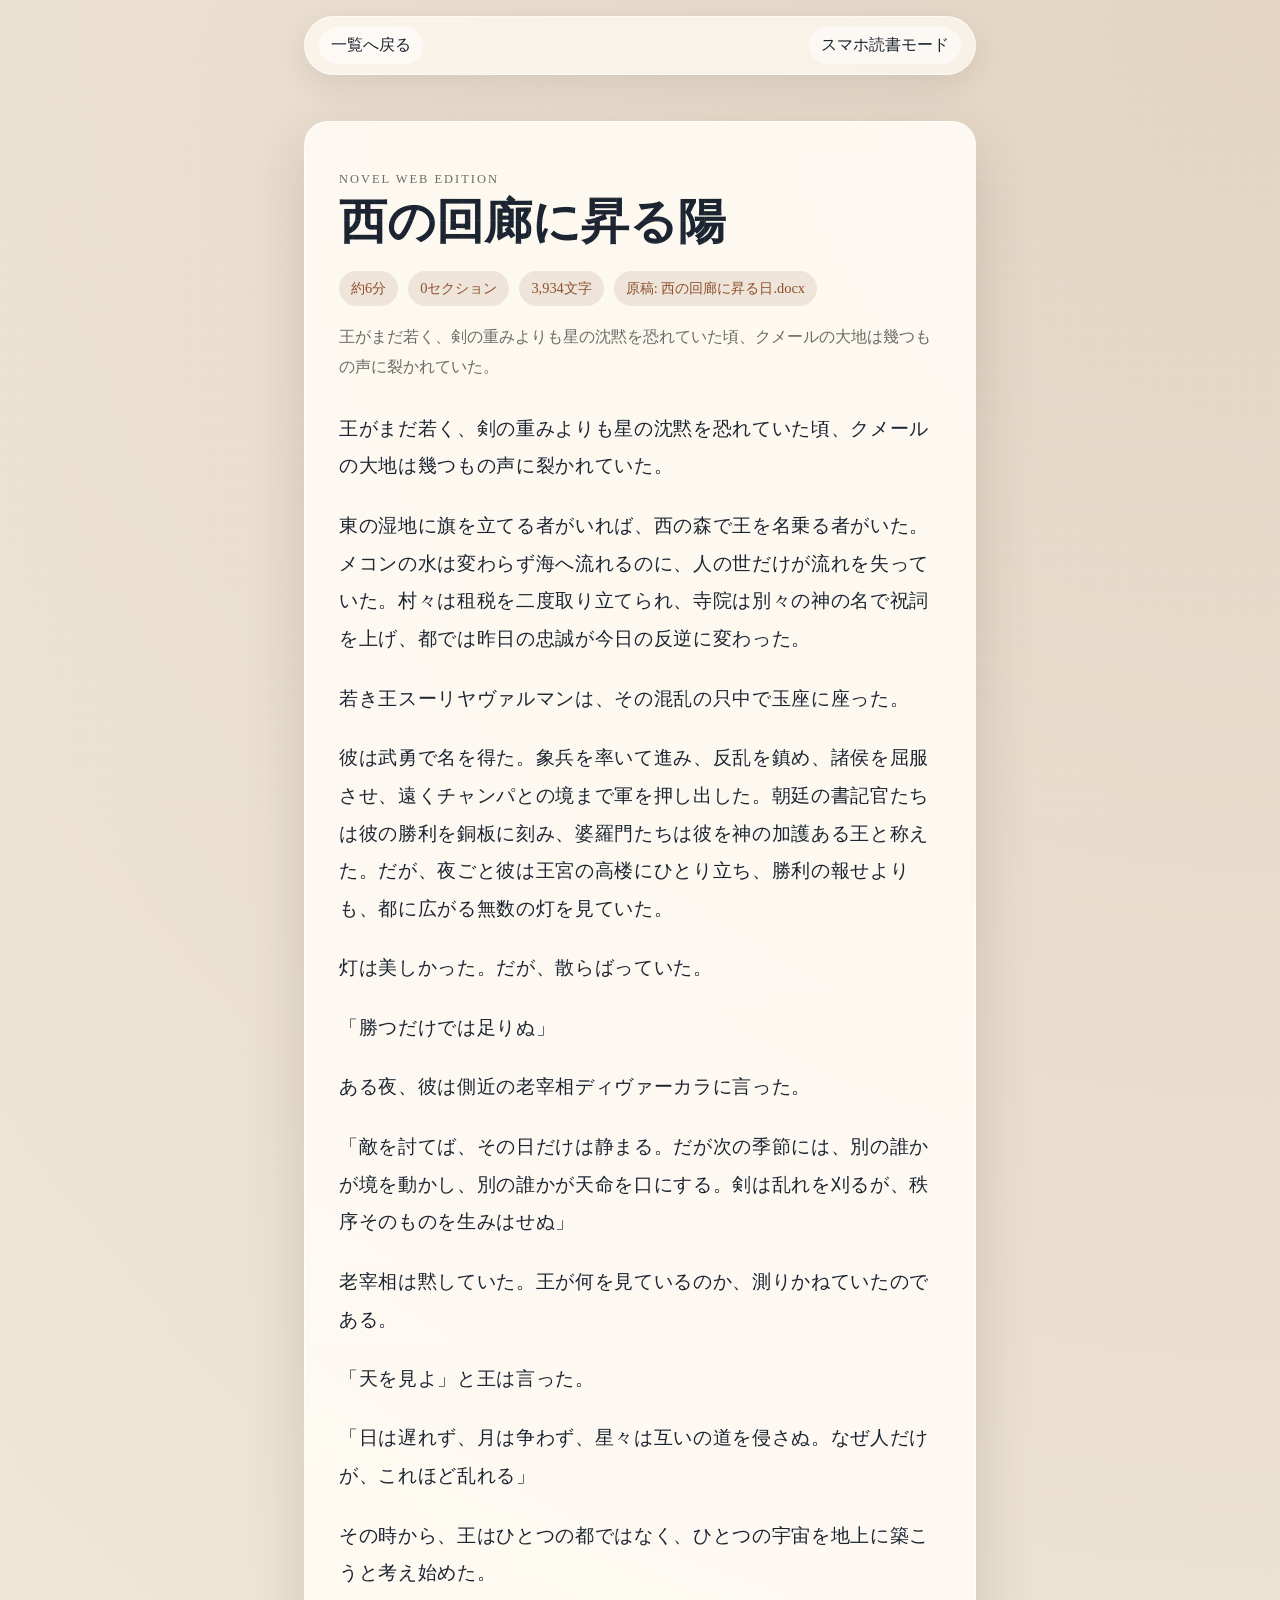
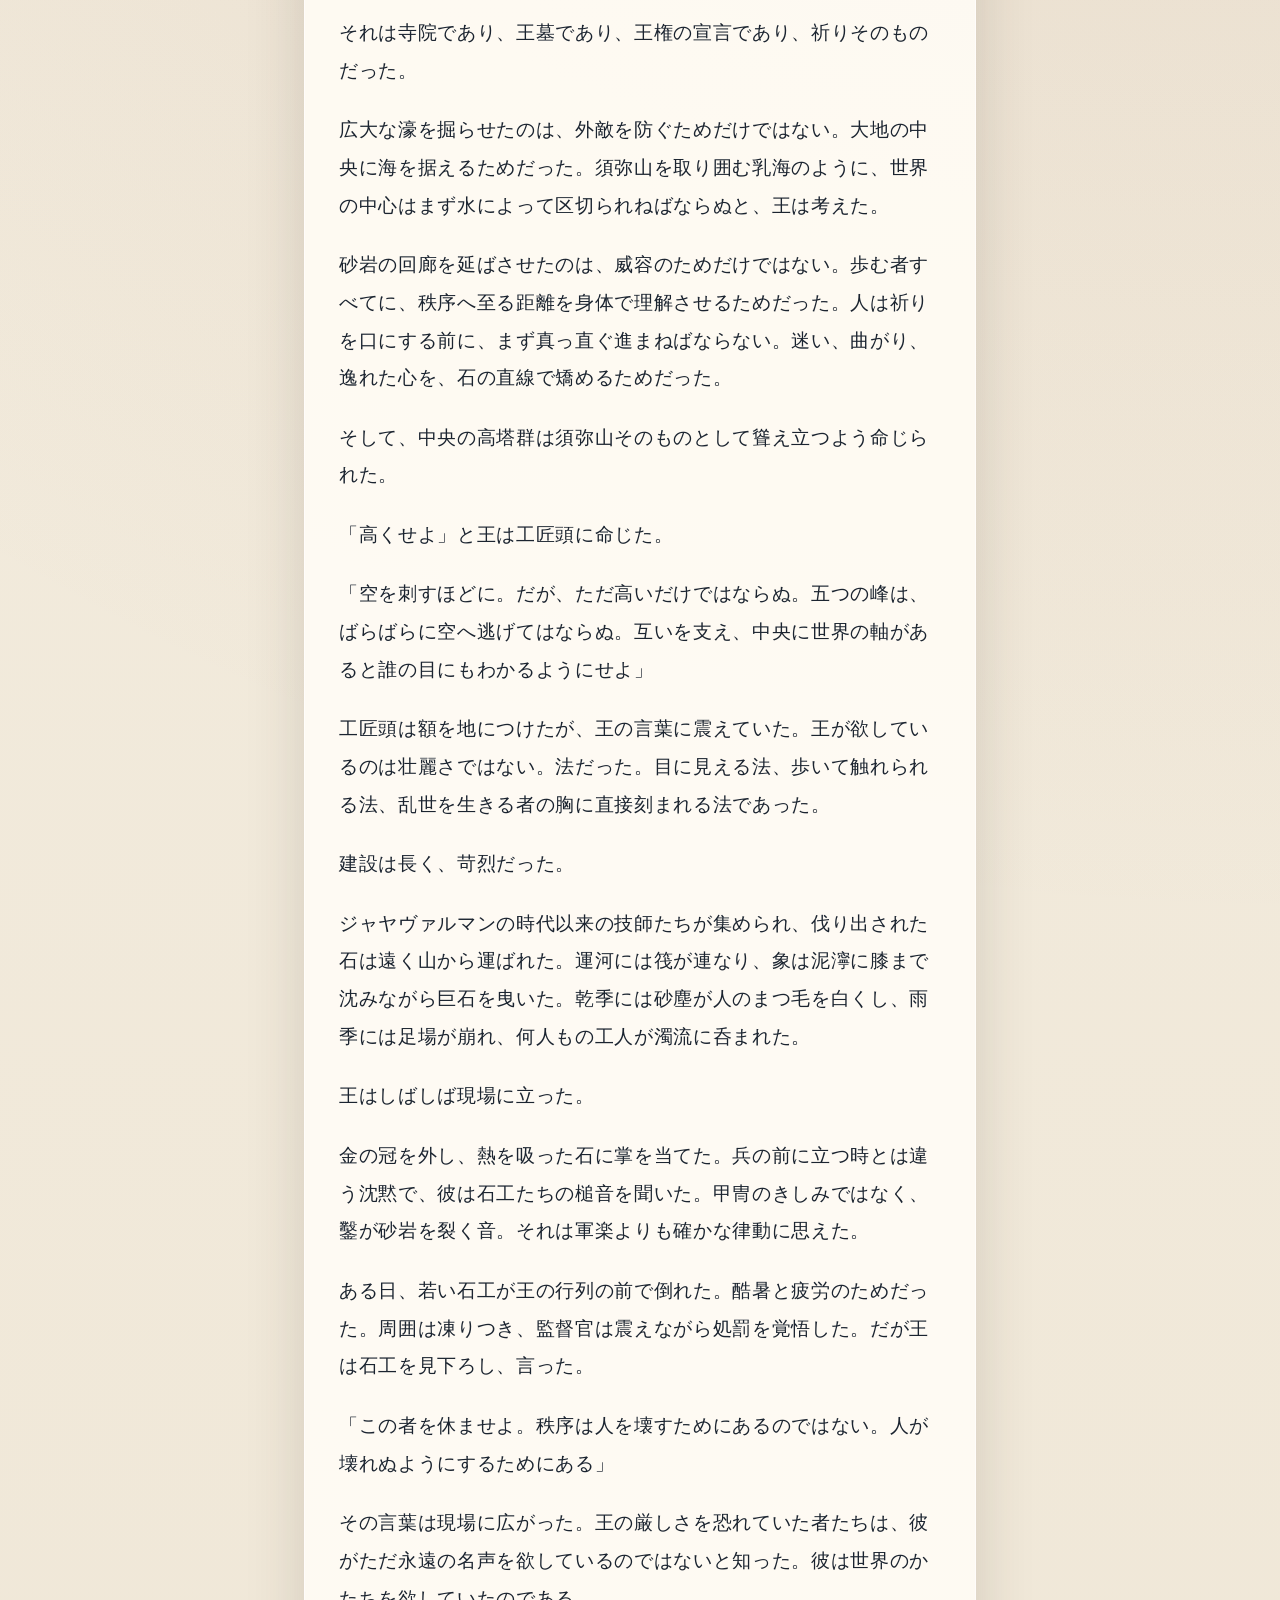
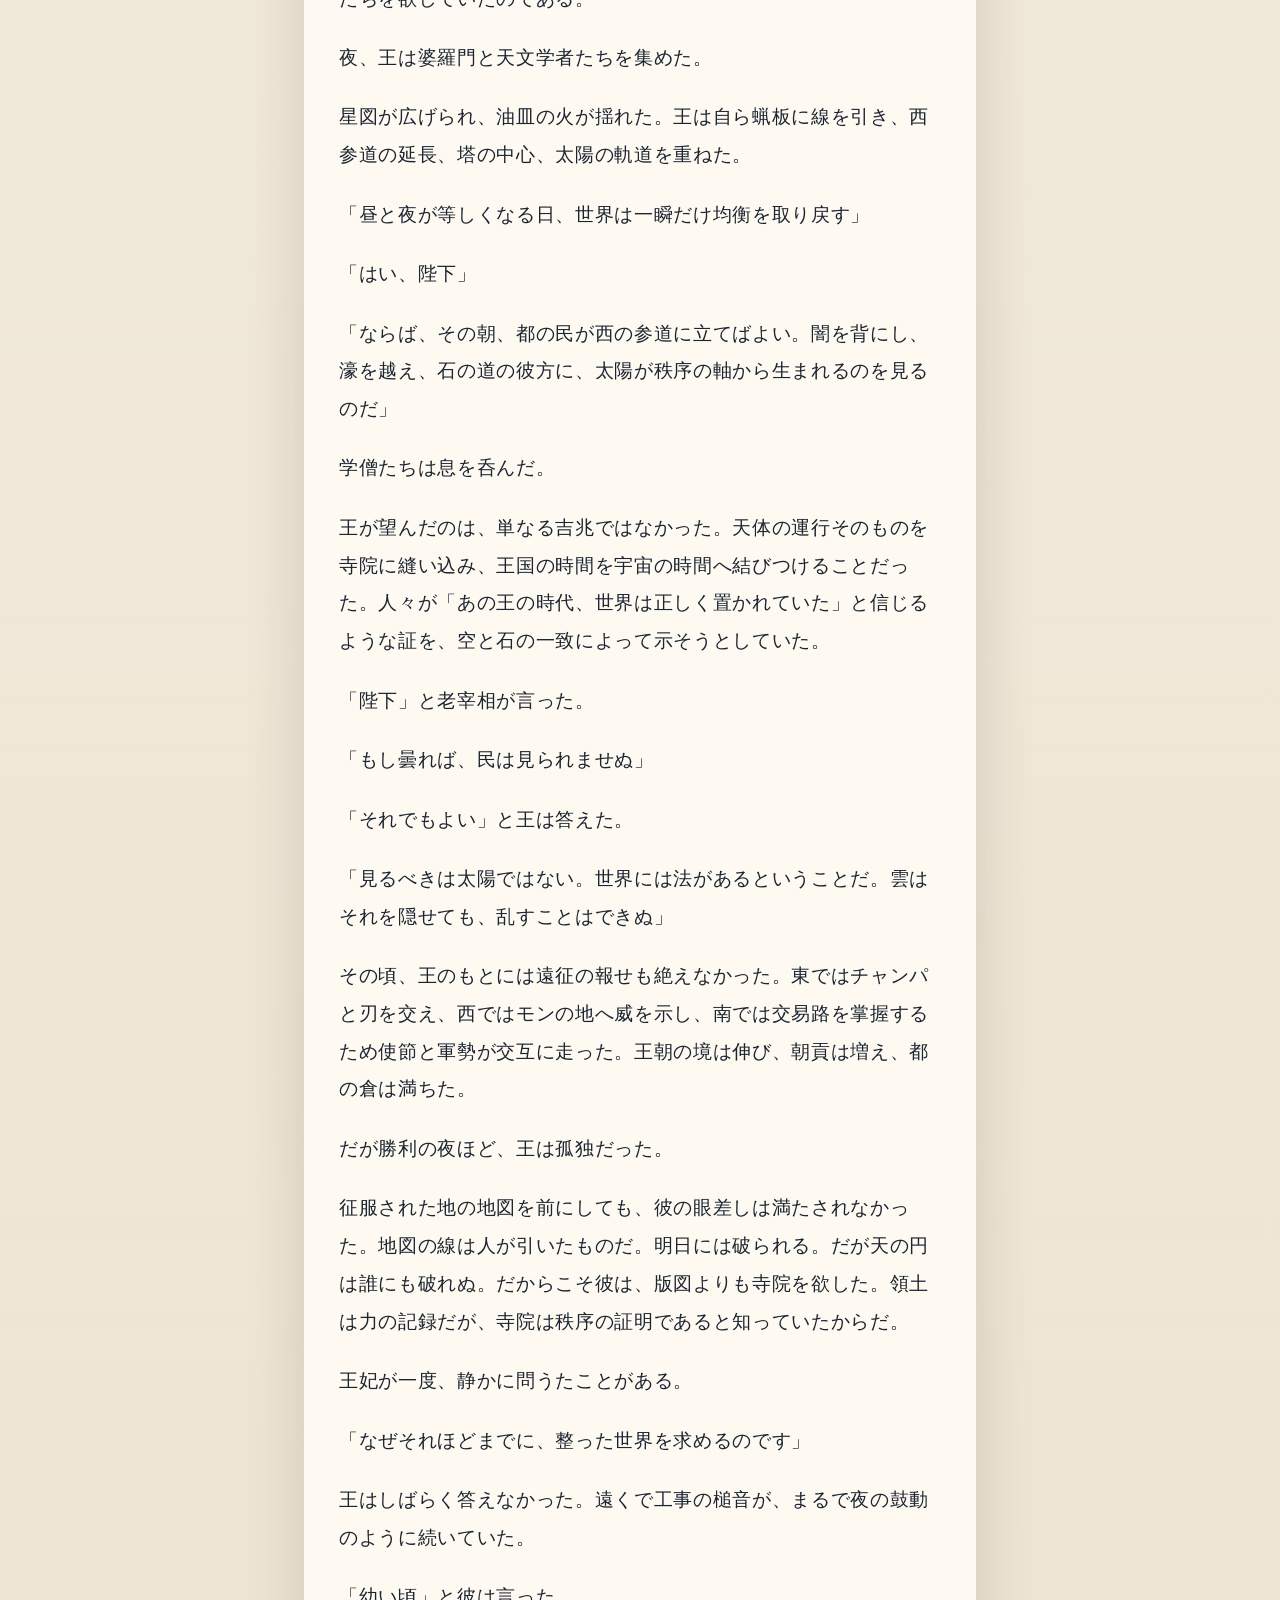
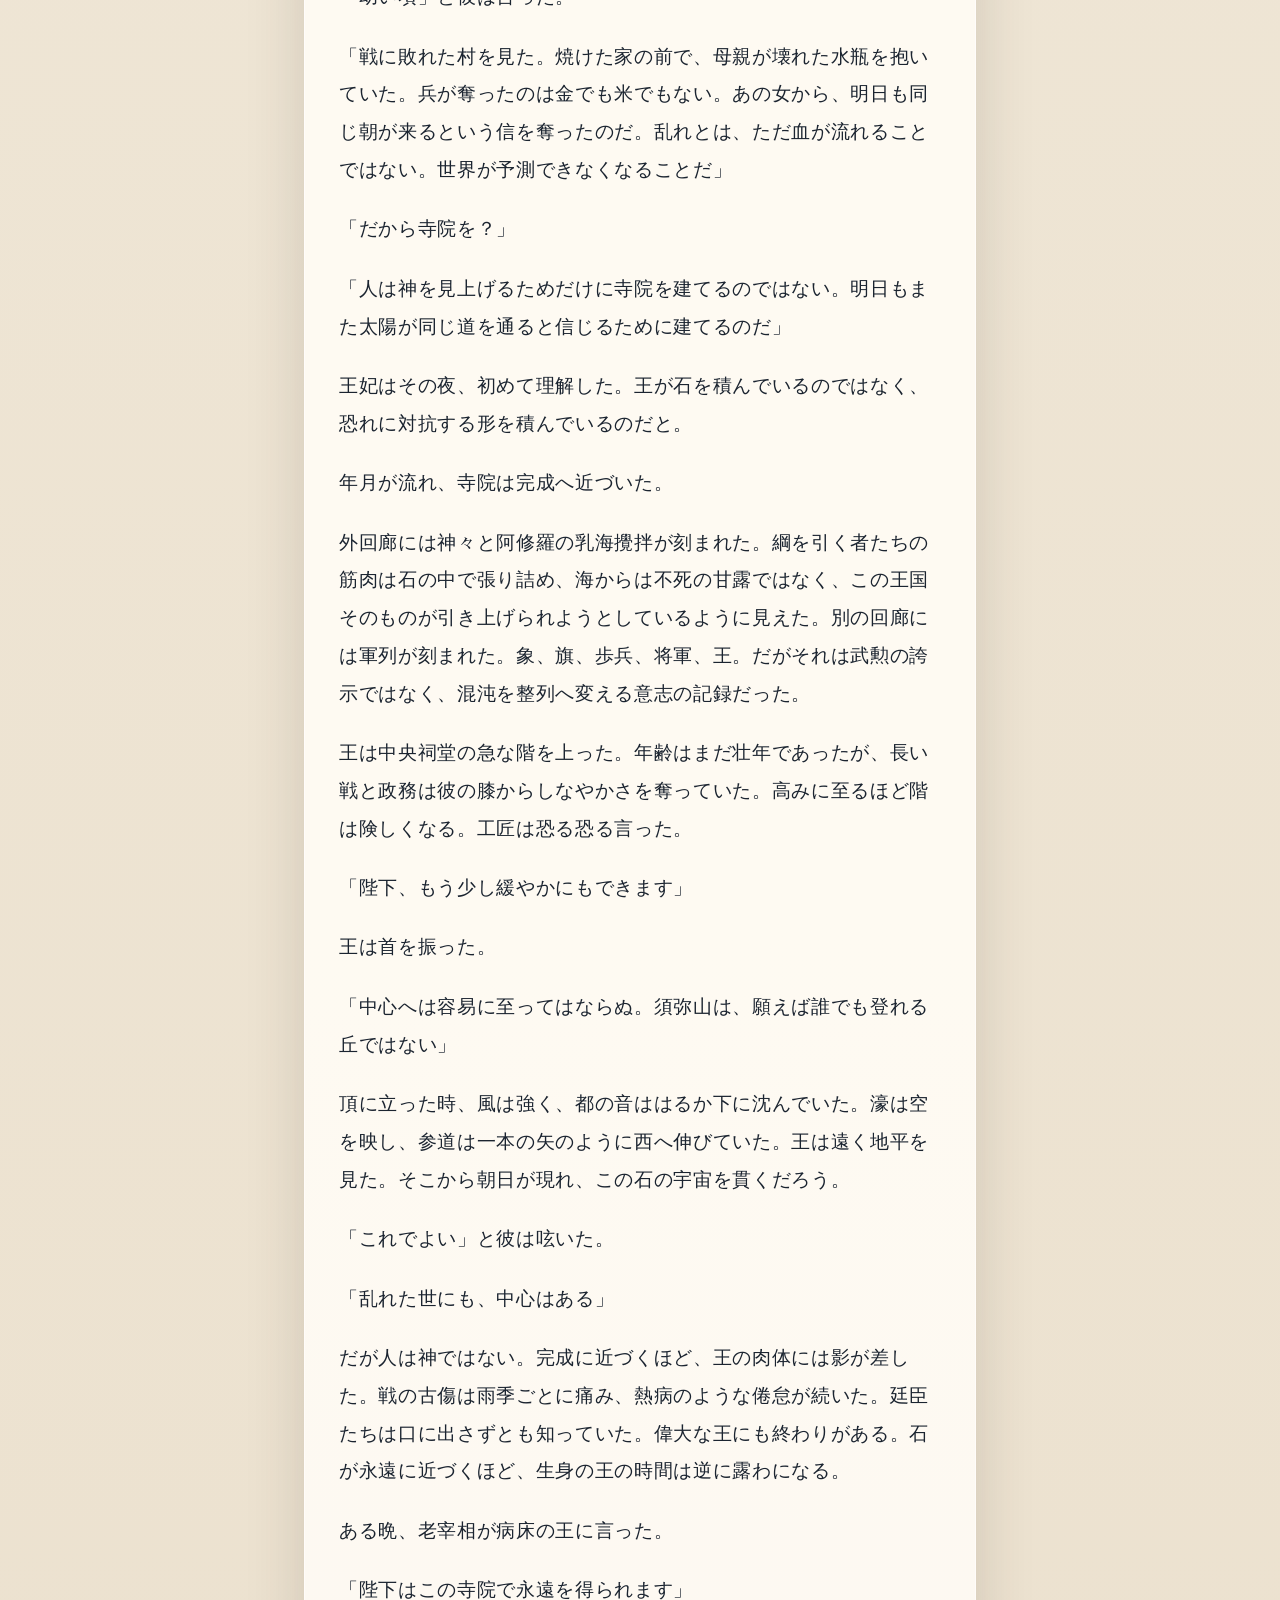
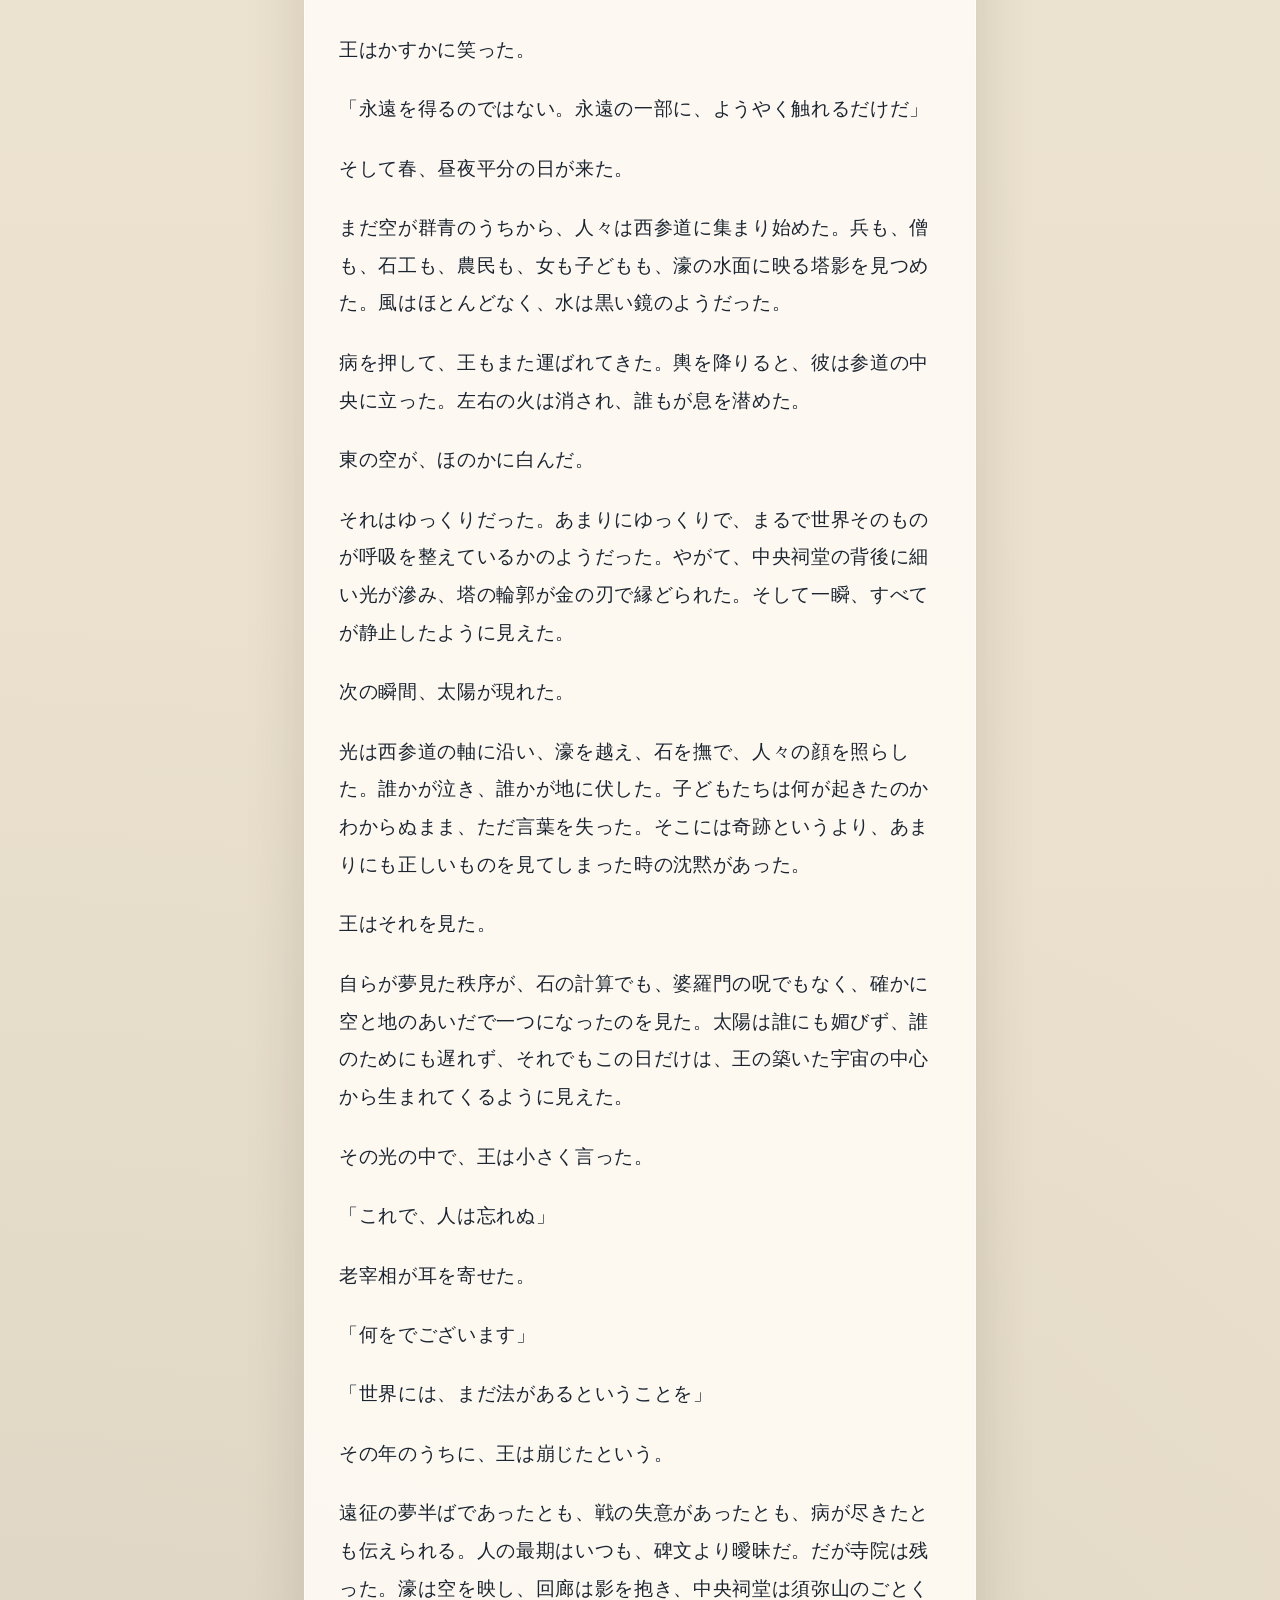
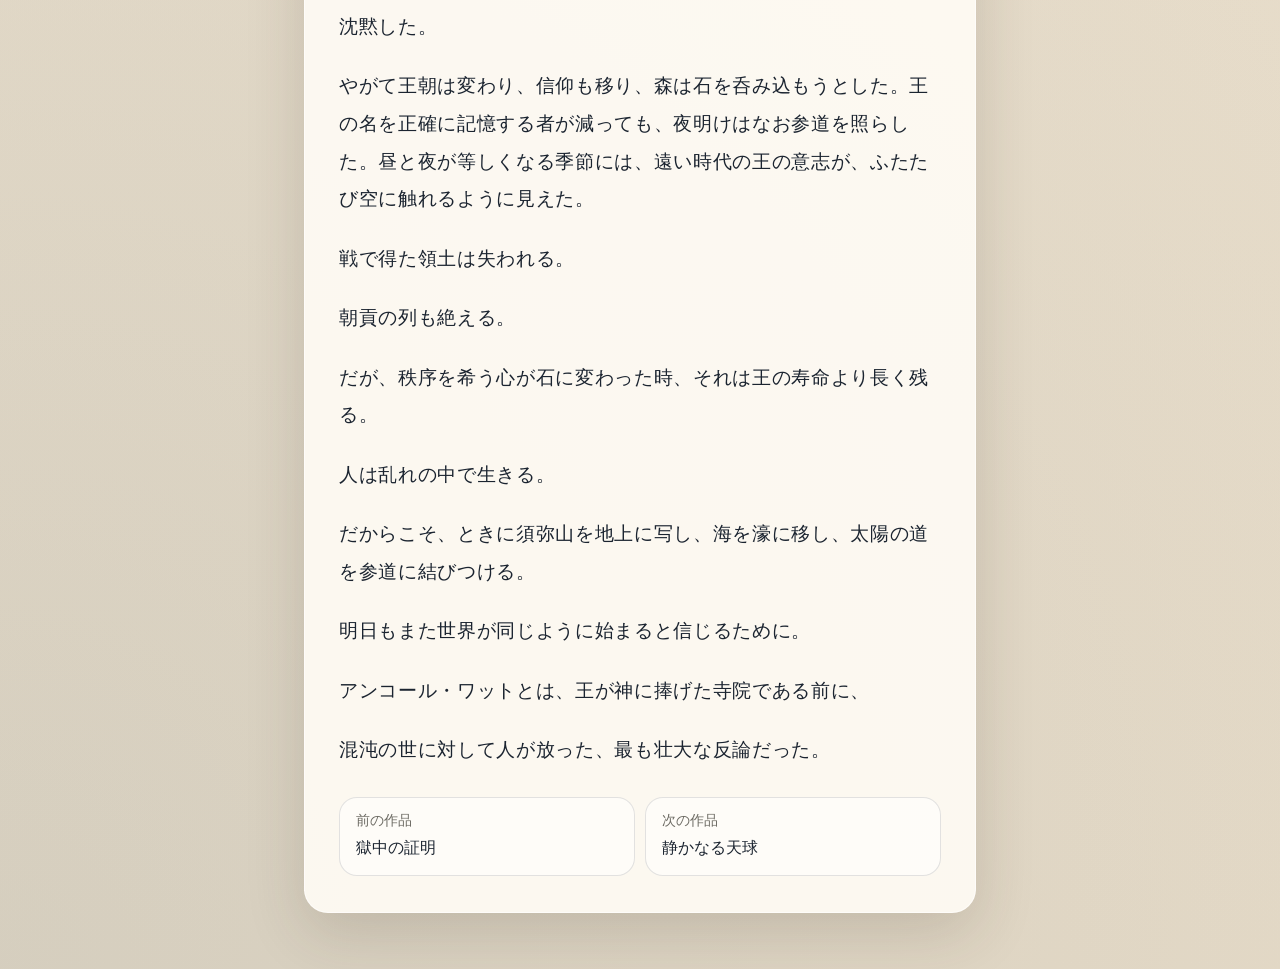
<file: story-05.html>
<!DOCTYPE html>
<html lang="ja">
<head>
  <meta charset="utf-8">
  <meta name="viewport" content="width=device-width, initial-scale=1">
  <title>西の回廊に昇る陽</title>
  <meta name="description" content="王がまだ若く、剣の重みよりも星の沈黙を恐れていた頃、クメールの大地は幾つもの声に裂かれていた。">
  <link rel="stylesheet" href="styles.css">
</head>
<body>
  <div class="topbar">
    <div class="topbar-inner">
      <a href="index.html">一覧へ戻る</a>
      <span class="pill">スマホ読書モード</span>
    </div>
  </div>
  <main class="shell">
    <section class="reader">
      <header class="reader-head">
        <p class="eyebrow">Novel Web Edition</p>
        <h1>西の回廊に昇る陽</h1>
        <div class="story-meta">
          <span class="tag">約6分</span>
          <span class="tag">0セクション</span>
          <span class="tag">3,934文字</span>
          <span class="tag">原稿: 西の回廊に昇る日.docx</span>
        </div>
        <p>王がまだ若く、剣の重みよりも星の沈黙を恐れていた頃、クメールの大地は幾つもの声に裂かれていた。</p>
      </header>
      
      <article class="story-body">
        <p>王がまだ若く、剣の重みよりも星の沈黙を恐れていた頃、クメールの大地は幾つもの声に裂かれていた。</p><p>東の湿地に旗を立てる者がいれば、西の森で王を名乗る者がいた。メコンの水は変わらず海へ流れるのに、人の世だけが流れを失っていた。村々は租税を二度取り立てられ、寺院は別々の神の名で祝詞を上げ、都では昨日の忠誠が今日の反逆に変わった。</p><p>若き王スーリヤヴァルマンは、その混乱の只中で玉座に座った。</p><p>彼は武勇で名を得た。象兵を率いて進み、反乱を鎮め、諸侯を屈服させ、遠くチャンパとの境まで軍を押し出した。朝廷の書記官たちは彼の勝利を銅板に刻み、婆羅門たちは彼を神の加護ある王と称えた。だが、夜ごと彼は王宮の高楼にひとり立ち、勝利の報せよりも、都に広がる無数の灯を見ていた。</p><p>灯は美しかった。だが、散らばっていた。</p><p>「勝つだけでは足りぬ」</p><p>ある夜、彼は側近の老宰相ディヴァーカラに言った。</p><p>「敵を討てば、その日だけは静まる。だが次の季節には、別の誰かが境を動かし、別の誰かが天命を口にする。剣は乱れを刈るが、秩序そのものを生みはせぬ」</p><p>老宰相は黙していた。王が何を見ているのか、測りかねていたのである。</p><p>「天を見よ」と王は言った。</p><p>「日は遅れず、月は争わず、星々は互いの道を侵さぬ。なぜ人だけが、これほど乱れる」</p><p>その時から、王はひとつの都ではなく、ひとつの宇宙を地上に築こうと考え始めた。</p><p>それは寺院であり、王墓であり、王権の宣言であり、祈りそのものだった。</p><p>広大な濠を掘らせたのは、外敵を防ぐためだけではない。大地の中央に海を据えるためだった。須弥山を取り囲む乳海のように、世界の中心はまず水によって区切られねばならぬと、王は考えた。</p><p>砂岩の回廊を延ばさせたのは、威容のためだけではない。歩む者すべてに、秩序へ至る距離を身体で理解させるためだった。人は祈りを口にする前に、まず真っ直ぐ進まねばならない。迷い、曲がり、逸れた心を、石の直線で矯めるためだった。</p><p>そして、中央の高塔群は須弥山そのものとして聳え立つよう命じられた。</p><p>「高くせよ」と王は工匠頭に命じた。</p><p>「空を刺すほどに。だが、ただ高いだけではならぬ。五つの峰は、ばらばらに空へ逃げてはならぬ。互いを支え、中央に世界の軸があると誰の目にもわかるようにせよ」</p><p>工匠頭は額を地につけたが、王の言葉に震えていた。王が欲しているのは壮麗さではない。法だった。目に見える法、歩いて触れられる法、乱世を生きる者の胸に直接刻まれる法であった。</p><p>建設は長く、苛烈だった。</p><p>ジャヤヴァルマンの時代以来の技師たちが集められ、伐り出された石は遠く山から運ばれた。運河には筏が連なり、象は泥濘に膝まで沈みながら巨石を曳いた。乾季には砂塵が人のまつ毛を白くし、雨季には足場が崩れ、何人もの工人が濁流に呑まれた。</p><p>王はしばしば現場に立った。</p><p>金の冠を外し、熱を吸った石に掌を当てた。兵の前に立つ時とは違う沈黙で、彼は石工たちの槌音を聞いた。甲冑のきしみではなく、鑿が砂岩を裂く音。それは軍楽よりも確かな律動に思えた。</p><p>ある日、若い石工が王の行列の前で倒れた。酷暑と疲労のためだった。周囲は凍りつき、監督官は震えながら処罰を覚悟した。だが王は石工を見下ろし、言った。</p><p>「この者を休ませよ。秩序は人を壊すためにあるのではない。人が壊れぬようにするためにある」</p><p>その言葉は現場に広がった。王の厳しさを恐れていた者たちは、彼がただ永遠の名声を欲しているのではないと知った。彼は世界のかたちを欲していたのである。</p><p>夜、王は婆羅門と天文学者たちを集めた。</p><p>星図が広げられ、油皿の火が揺れた。王は自ら蝋板に線を引き、西参道の延長、塔の中心、太陽の軌道を重ねた。</p><p>「昼と夜が等しくなる日、世界は一瞬だけ均衡を取り戻す」</p><p>「はい、陛下」</p><p>「ならば、その朝、都の民が西の参道に立てばよい。闇を背にし、濠を越え、石の道の彼方に、太陽が秩序の軸から生まれるのを見るのだ」</p><p>学僧たちは息を呑んだ。</p><p>王が望んだのは、単なる吉兆ではなかった。天体の運行そのものを寺院に縫い込み、王国の時間を宇宙の時間へ結びつけることだった。人々が「あの王の時代、世界は正しく置かれていた」と信じるような証を、空と石の一致によって示そうとしていた。</p><p>「陛下」と老宰相が言った。</p><p>「もし曇れば、民は見られませぬ」</p><p>「それでもよい」と王は答えた。</p><p>「見るべきは太陽ではない。世界には法があるということだ。雲はそれを隠せても、乱すことはできぬ」</p><p>その頃、王のもとには遠征の報せも絶えなかった。東ではチャンパと刃を交え、西ではモンの地へ威を示し、南では交易路を掌握するため使節と軍勢が交互に走った。王朝の境は伸び、朝貢は増え、都の倉は満ちた。</p><p>だが勝利の夜ほど、王は孤独だった。</p><p>征服された地の地図を前にしても、彼の眼差しは満たされなかった。地図の線は人が引いたものだ。明日には破られる。だが天の円は誰にも破れぬ。だからこそ彼は、版図よりも寺院を欲した。領土は力の記録だが、寺院は秩序の証明であると知っていたからだ。</p><p>王妃が一度、静かに問うたことがある。</p><p>「なぜそれほどまでに、整った世界を求めるのです」</p><p>王はしばらく答えなかった。遠くで工事の槌音が、まるで夜の鼓動のように続いていた。</p><p>「幼い頃」と彼は言った。</p><p>「戦に敗れた村を見た。焼けた家の前で、母親が壊れた水瓶を抱いていた。兵が奪ったのは金でも米でもない。あの女から、明日も同じ朝が来るという信を奪ったのだ。乱れとは、ただ血が流れることではない。世界が予測できなくなることだ」</p><p>「だから寺院を？」</p><p>「人は神を見上げるためだけに寺院を建てるのではない。明日もまた太陽が同じ道を通ると信じるために建てるのだ」</p><p>王妃はその夜、初めて理解した。王が石を積んでいるのではなく、恐れに対抗する形を積んでいるのだと。</p><p>年月が流れ、寺院は完成へ近づいた。</p><p>外回廊には神々と阿修羅の乳海攪拌が刻まれた。綱を引く者たちの筋肉は石の中で張り詰め、海からは不死の甘露ではなく、この王国そのものが引き上げられようとしているように見えた。別の回廊には軍列が刻まれた。象、旗、歩兵、将軍、王。だがそれは武勲の誇示ではなく、混沌を整列へ変える意志の記録だった。</p><p>王は中央祠堂の急な階を上った。年齢はまだ壮年であったが、長い戦と政務は彼の膝からしなやかさを奪っていた。高みに至るほど階は険しくなる。工匠は恐る恐る言った。</p><p>「陛下、もう少し緩やかにもできます」</p><p>王は首を振った。</p><p>「中心へは容易に至ってはならぬ。須弥山は、願えば誰でも登れる丘ではない」</p><p>頂に立った時、風は強く、都の音ははるか下に沈んでいた。濠は空を映し、参道は一本の矢のように西へ伸びていた。王は遠く地平を見た。そこから朝日が現れ、この石の宇宙を貫くだろう。</p><p>「これでよい」と彼は呟いた。</p><p>「乱れた世にも、中心はある」</p><p>だが人は神ではない。完成に近づくほど、王の肉体には影が差した。戦の古傷は雨季ごとに痛み、熱病のような倦怠が続いた。廷臣たちは口に出さずとも知っていた。偉大な王にも終わりがある。石が永遠に近づくほど、生身の王の時間は逆に露わになる。</p><p>ある晩、老宰相が病床の王に言った。</p><p>「陛下はこの寺院で永遠を得られます」</p><p>王はかすかに笑った。</p><p>「永遠を得るのではない。永遠の一部に、ようやく触れるだけだ」</p><p>そして春、昼夜平分の日が来た。</p><p>まだ空が群青のうちから、人々は西参道に集まり始めた。兵も、僧も、石工も、農民も、女も子どもも、濠の水面に映る塔影を見つめた。風はほとんどなく、水は黒い鏡のようだった。</p><p>病を押して、王もまた運ばれてきた。輿を降りると、彼は参道の中央に立った。左右の火は消され、誰もが息を潜めた。</p><p>東の空が、ほのかに白んだ。</p><p>それはゆっくりだった。あまりにゆっくりで、まるで世界そのものが呼吸を整えているかのようだった。やがて、中央祠堂の背後に細い光が滲み、塔の輪郭が金の刃で縁どられた。そして一瞬、すべてが静止したように見えた。</p><p>次の瞬間、太陽が現れた。</p><p>光は西参道の軸に沿い、濠を越え、石を撫で、人々の顔を照らした。誰かが泣き、誰かが地に伏した。子どもたちは何が起きたのかわからぬまま、ただ言葉を失った。そこには奇跡というより、あまりにも正しいものを見てしまった時の沈黙があった。</p><p>王はそれを見た。</p><p>自らが夢見た秩序が、石の計算でも、婆羅門の呪でもなく、確かに空と地のあいだで一つになったのを見た。太陽は誰にも媚びず、誰のためにも遅れず、それでもこの日だけは、王の築いた宇宙の中心から生まれてくるように見えた。</p><p>その光の中で、王は小さく言った。</p><p>「これで、人は忘れぬ」</p><p>老宰相が耳を寄せた。</p><p>「何をでございます」</p><p>「世界には、まだ法があるということを」</p><p>その年のうちに、王は崩じたという。</p><p>遠征の夢半ばであったとも、戦の失意があったとも、病が尽きたとも伝えられる。人の最期はいつも、碑文より曖昧だ。だが寺院は残った。濠は空を映し、回廊は影を抱き、中央祠堂は須弥山のごとく沈黙した。</p><p>やがて王朝は変わり、信仰も移り、森は石を呑み込もうとした。王の名を正確に記憶する者が減っても、夜明けはなお参道を照らした。昼と夜が等しくなる季節には、遠い時代の王の意志が、ふたたび空に触れるように見えた。</p><p>戦で得た領土は失われる。</p><p>朝貢の列も絶える。</p><p>だが、秩序を希う心が石に変わった時、それは王の寿命より長く残る。</p><p>人は乱れの中で生きる。</p><p>だからこそ、ときに須弥山を地上に写し、海を濠に移し、太陽の道を参道に結びつける。</p><p>明日もまた世界が同じように始まると信じるために。</p><p>アンコール・ワットとは、王が神に捧げた寺院である前に、</p><p>混沌の世に対して人が放った、最も壮大な反論だった。</p>
      </article>
      <nav class="footer-nav">
        <a href="story-04.html"><span class="label">前の作品</span><span class="title">獄中の証明</span></a>
        <a href="story-06.html"><span class="label">次の作品</span><span class="title">静かなる天球</span></a>
      </nav>
    </section>
  </main>
</body>
</html>
</file>
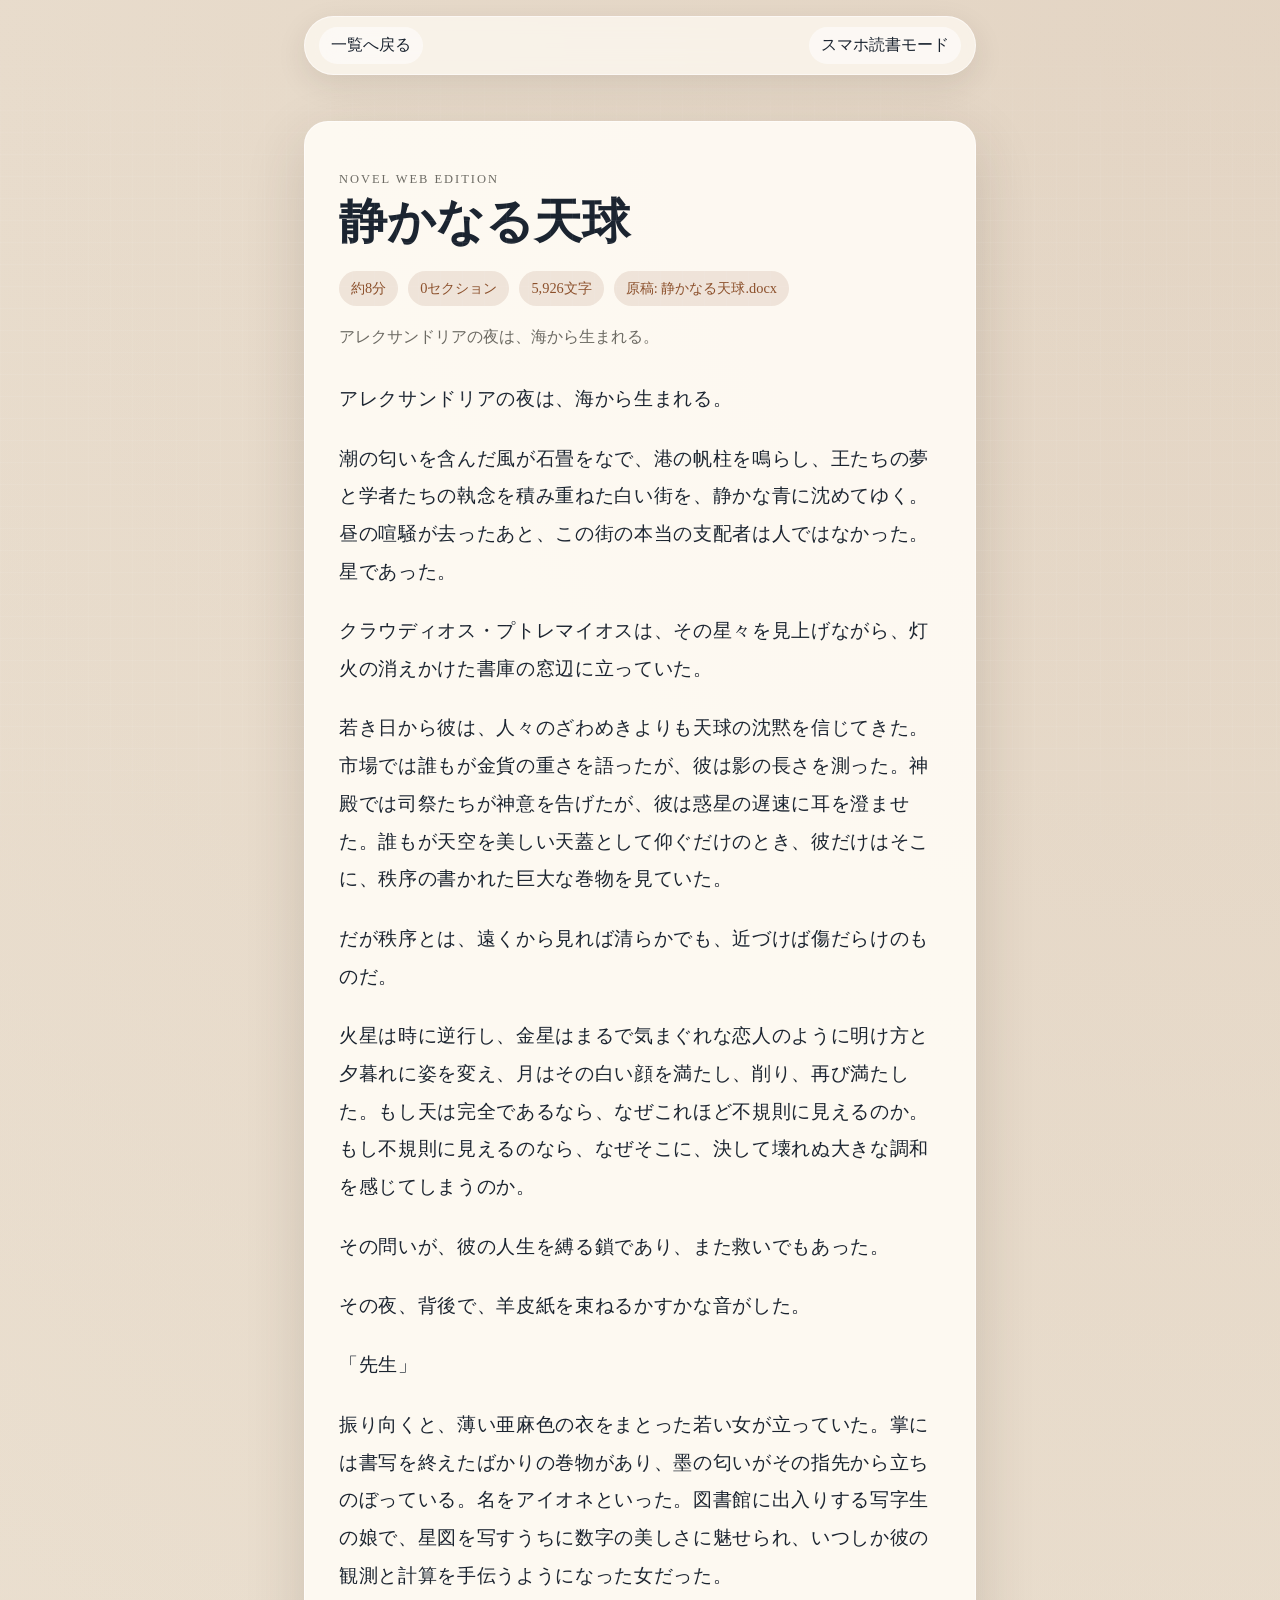
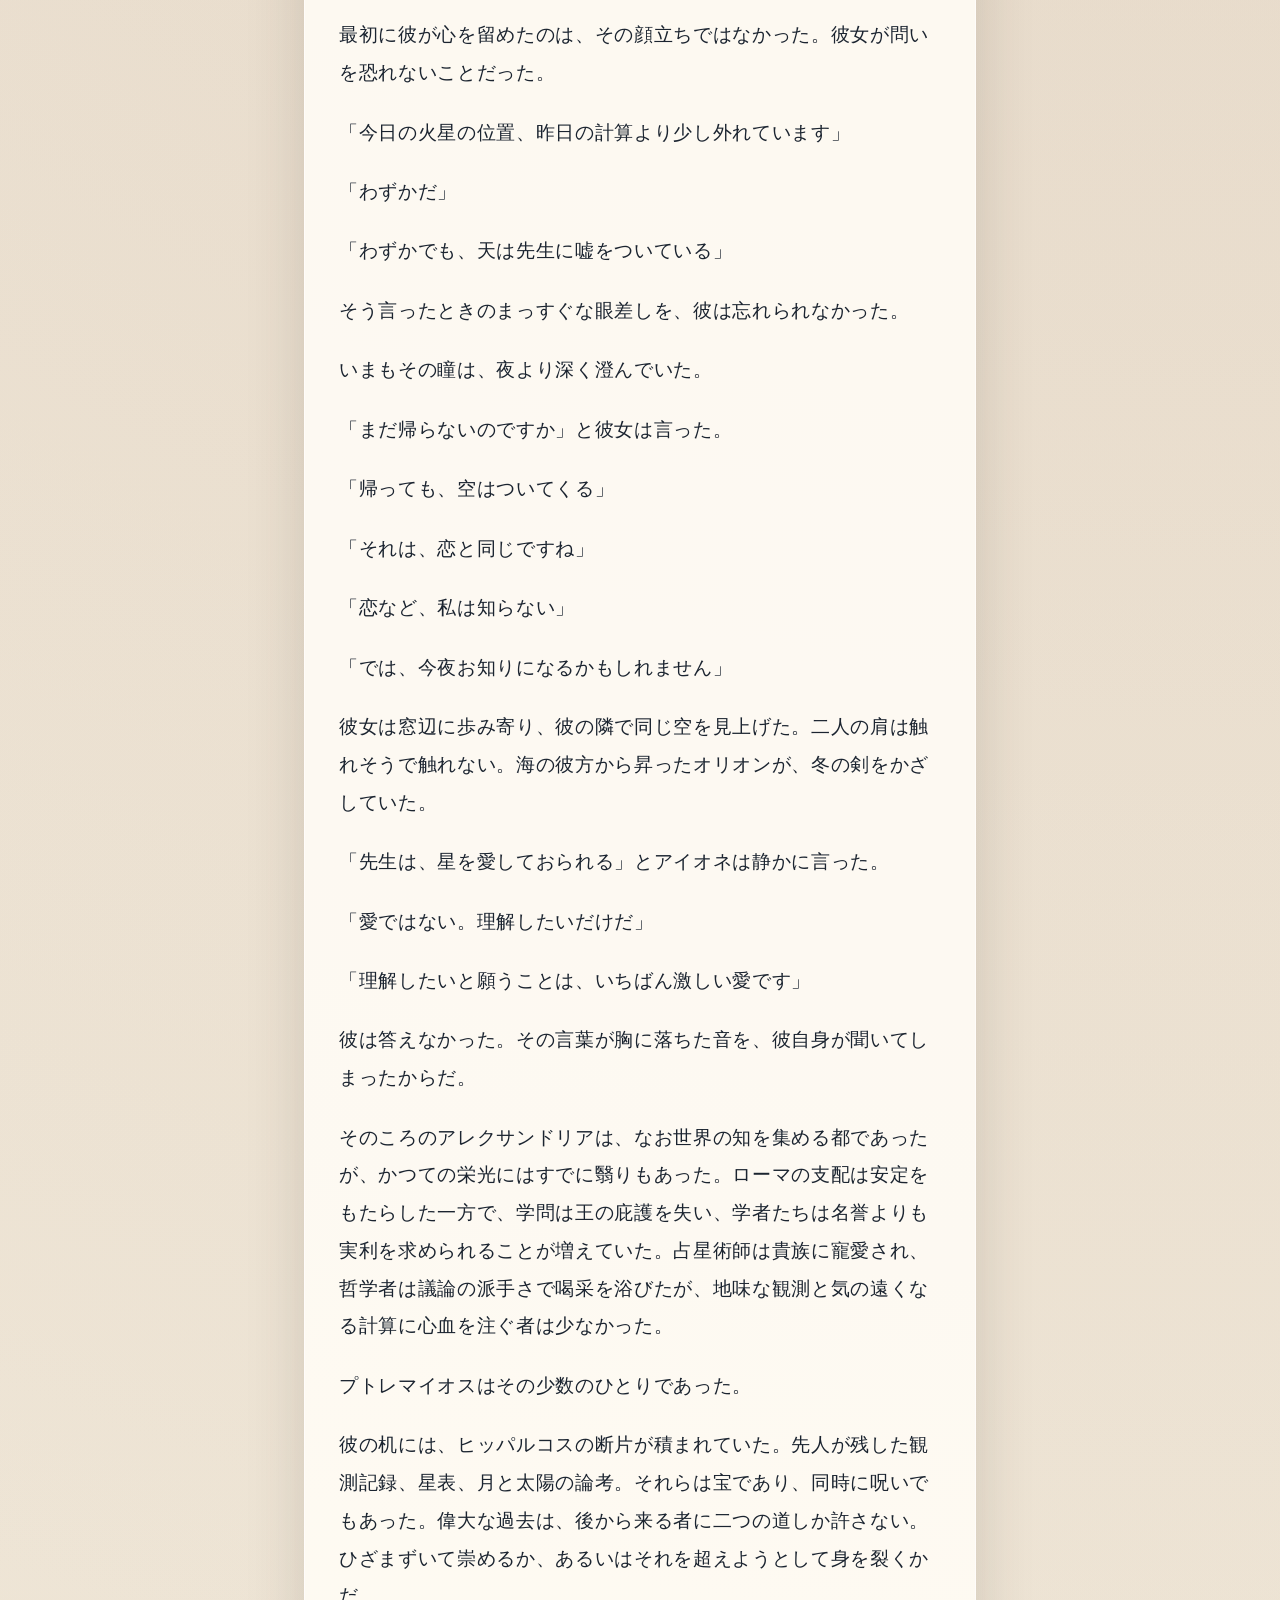
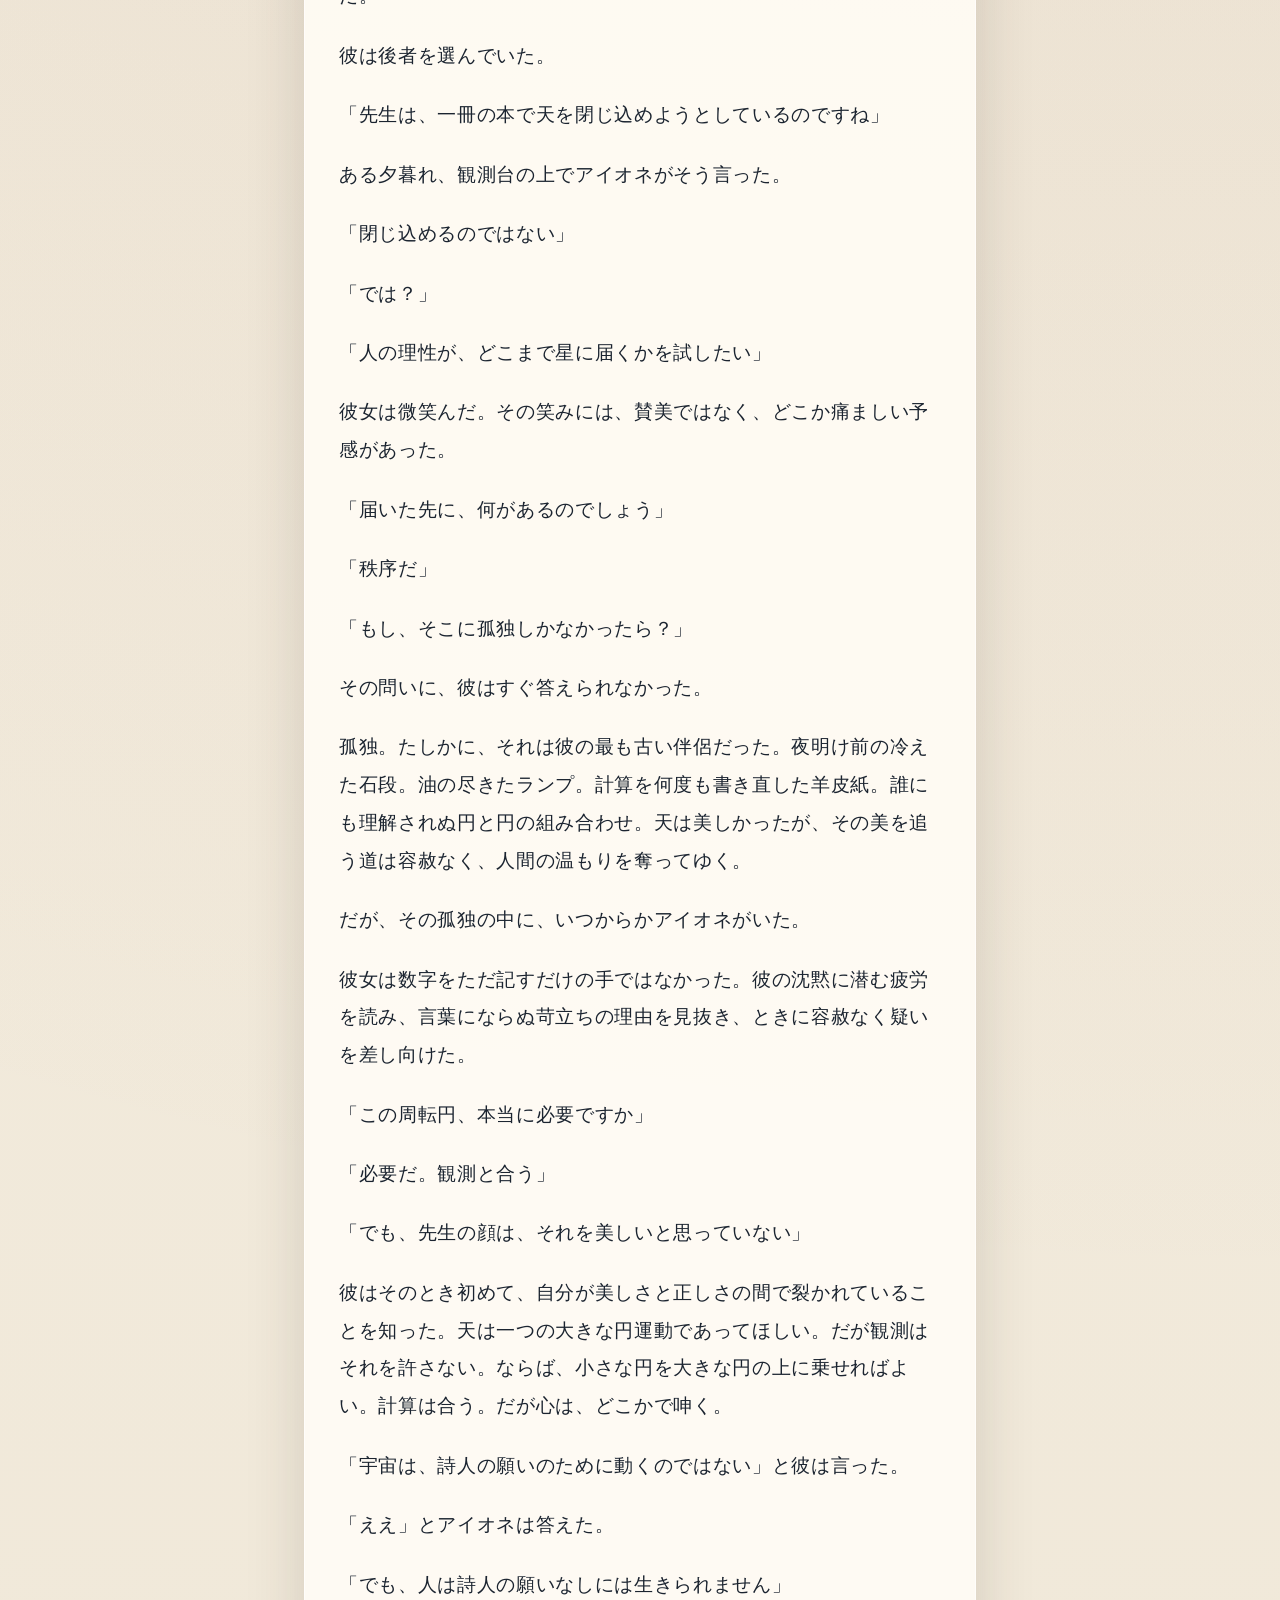
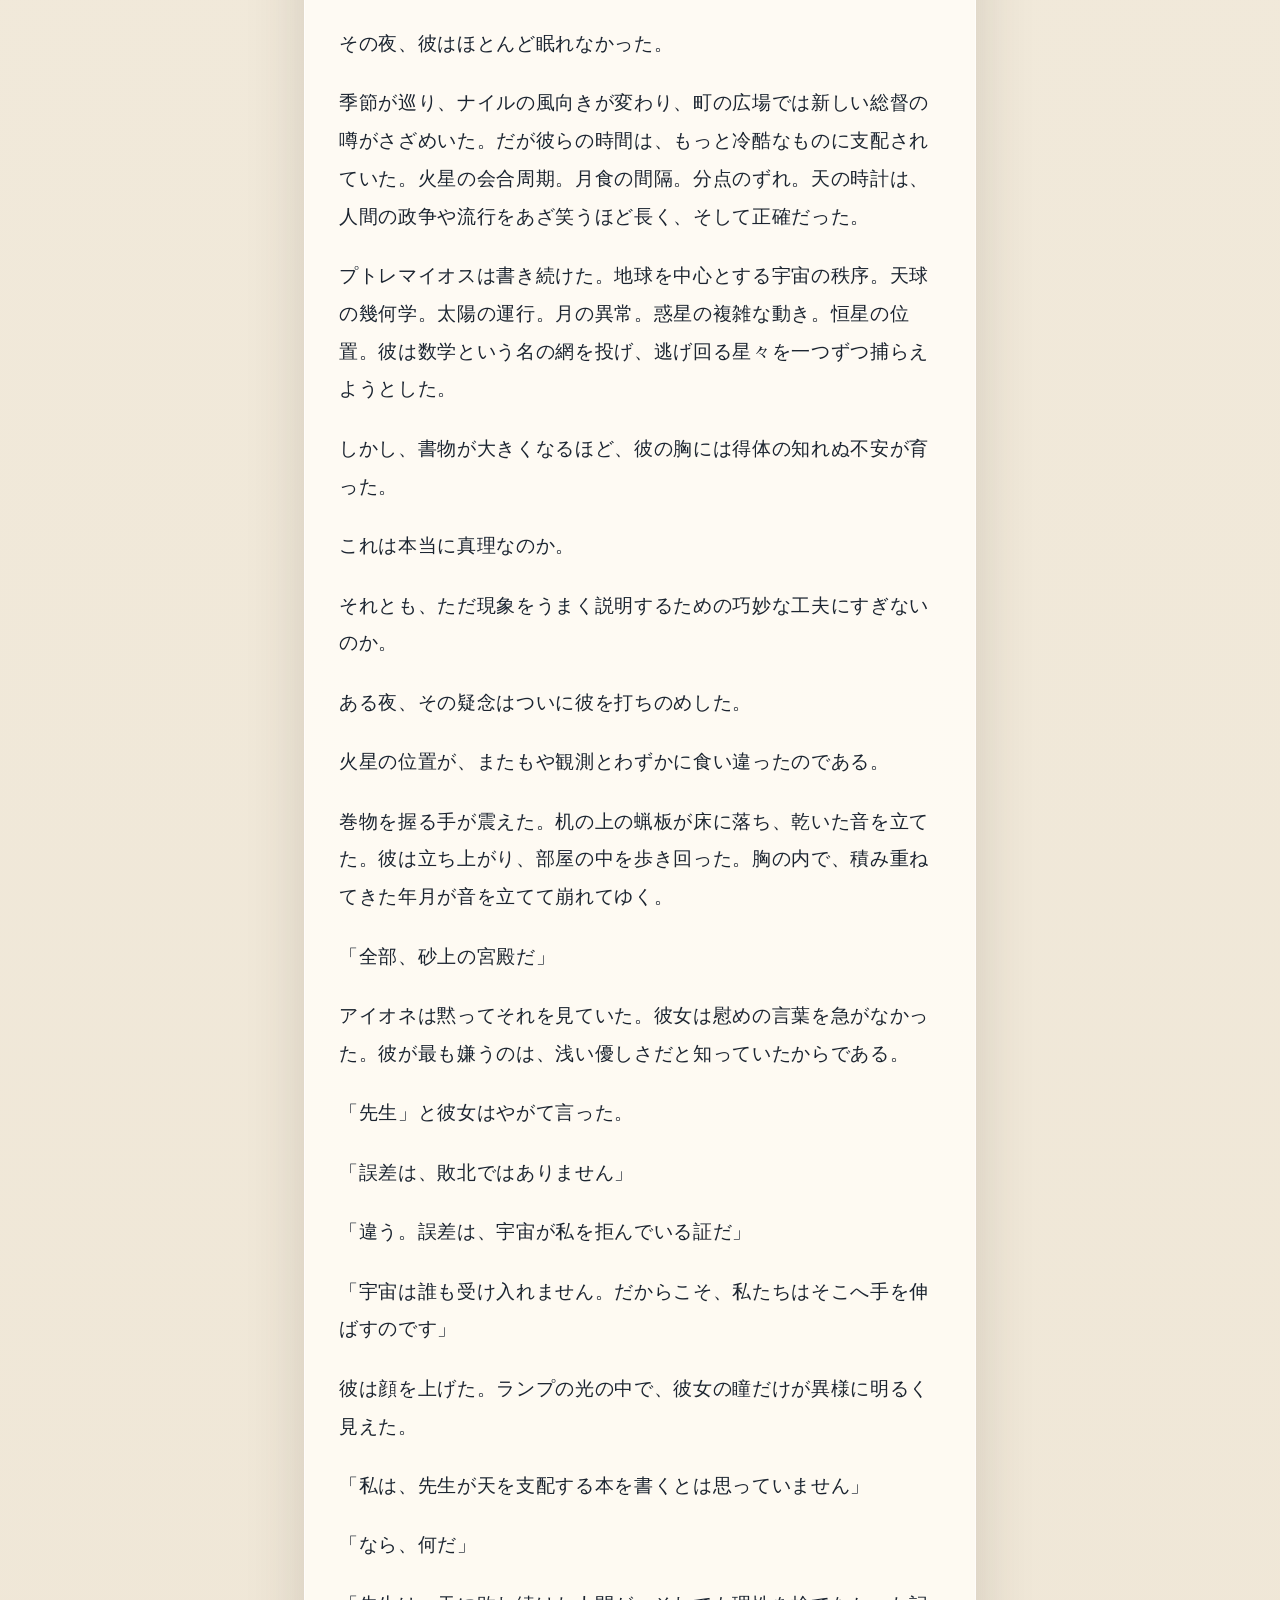
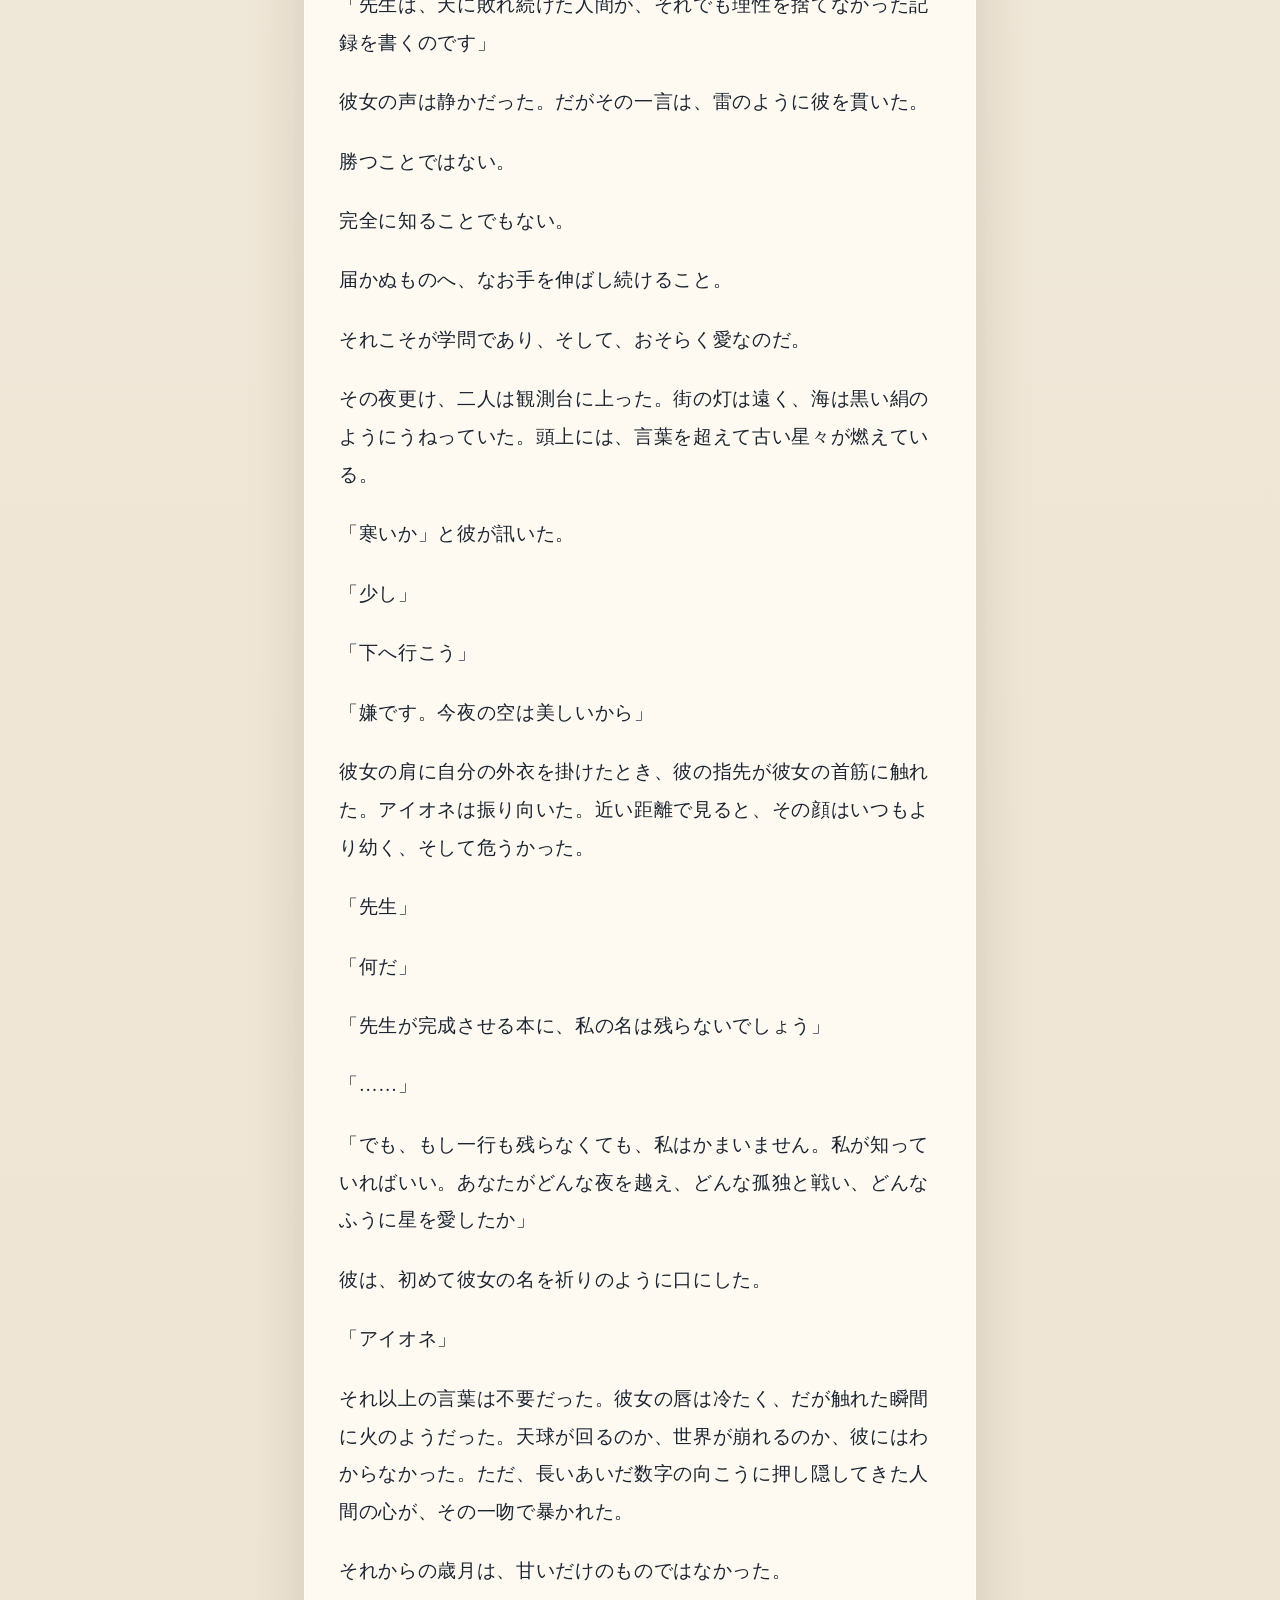
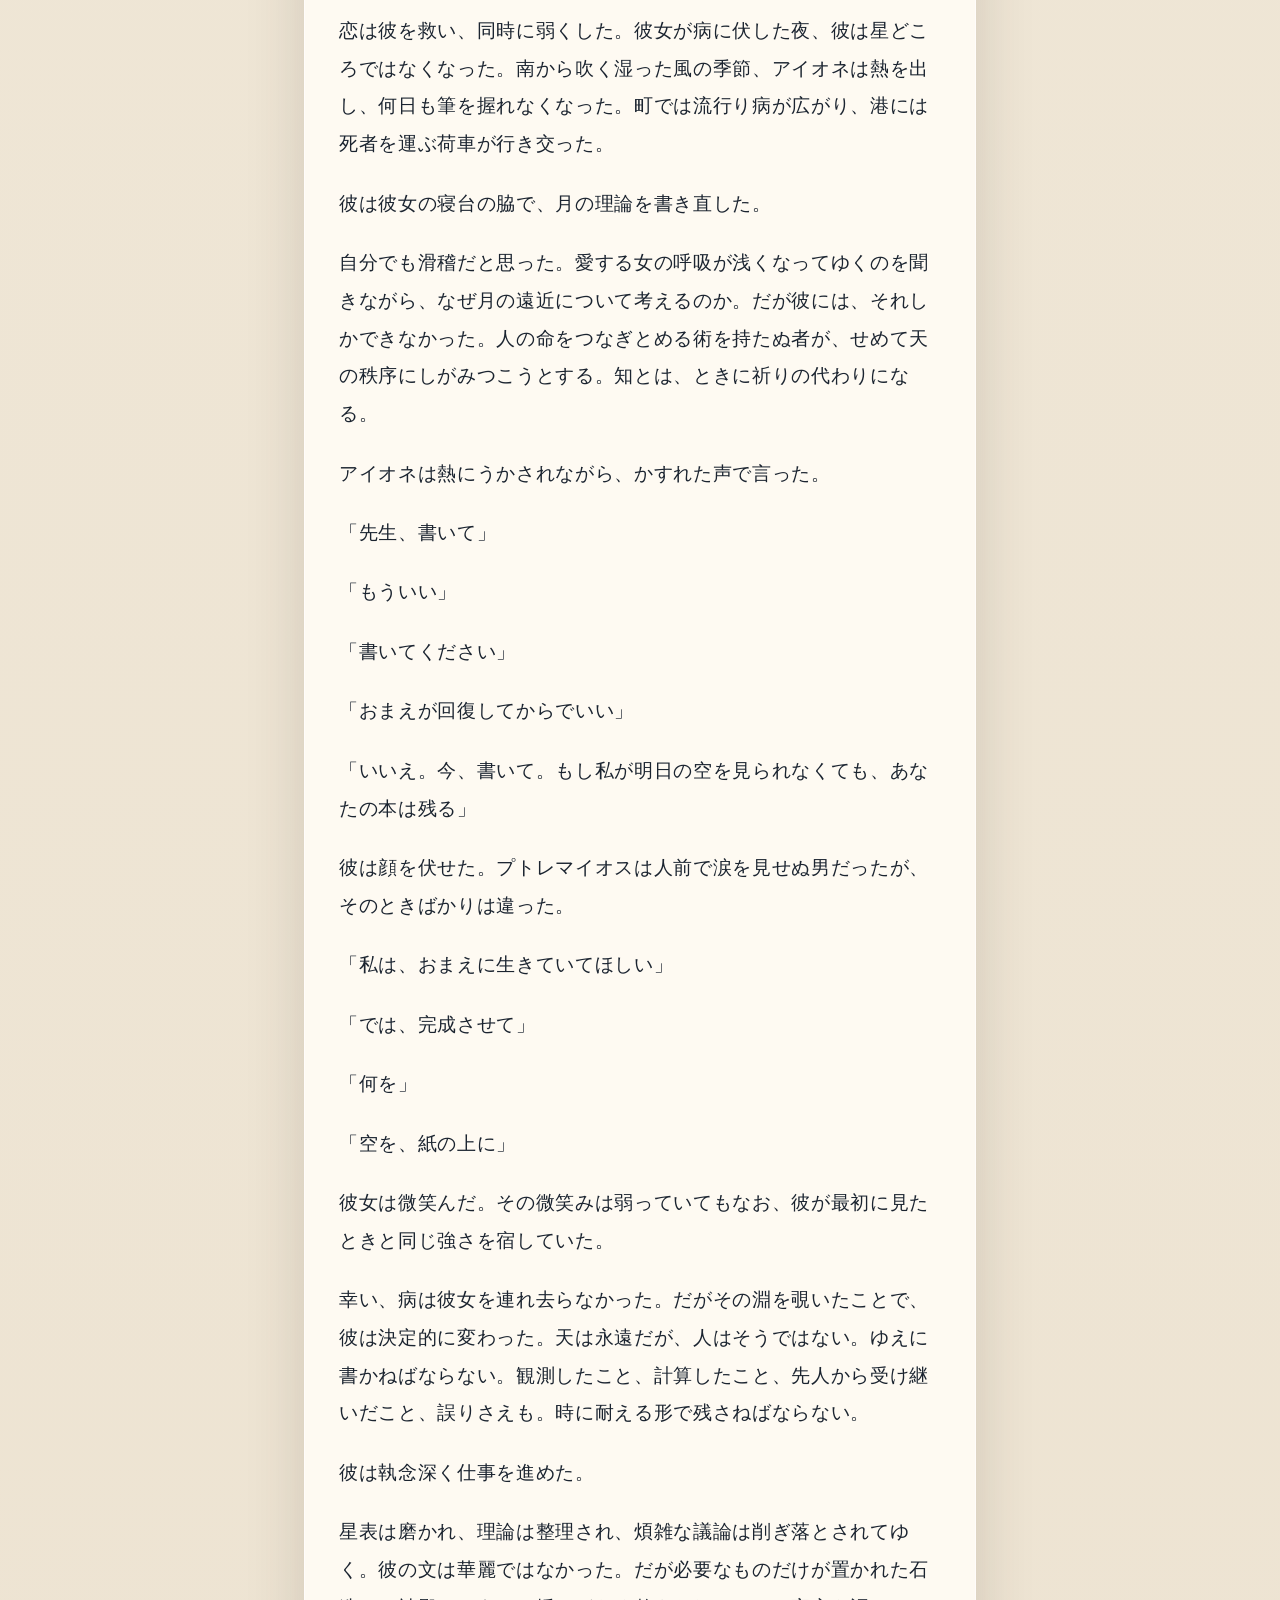
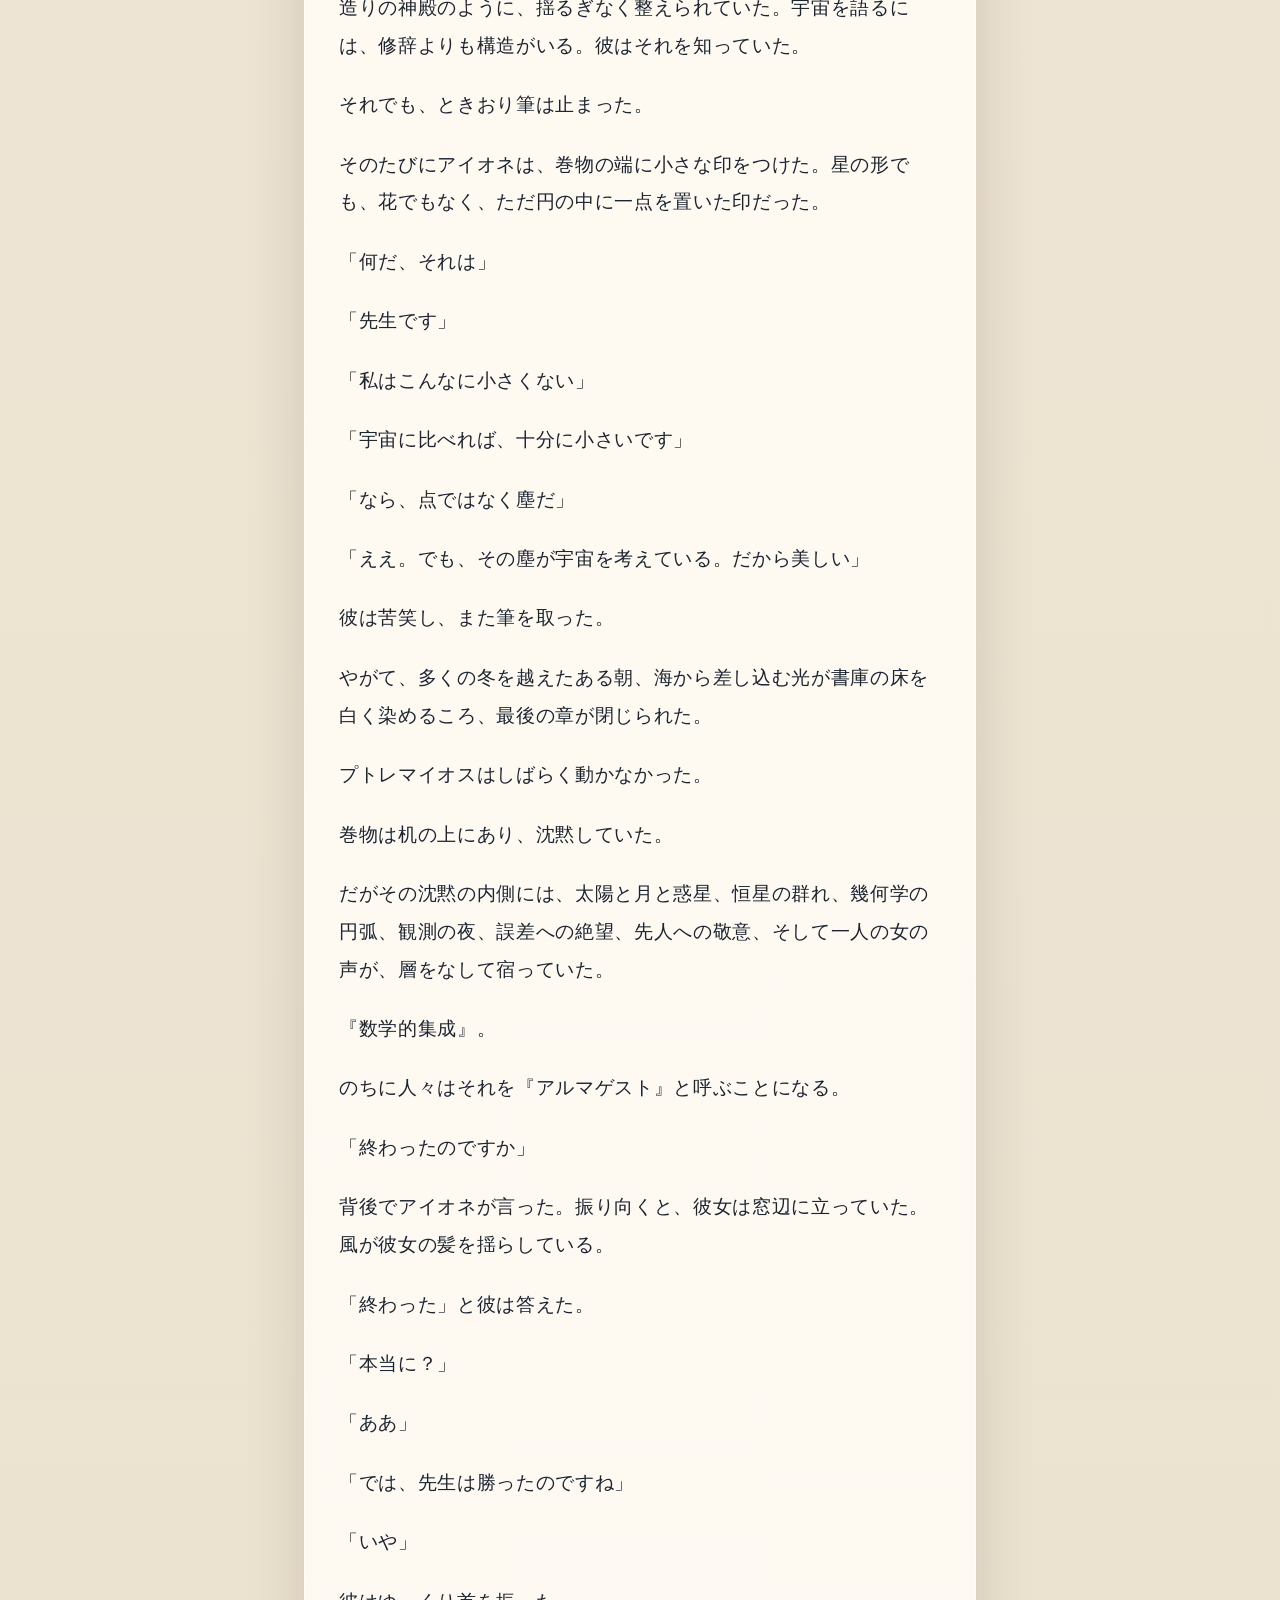
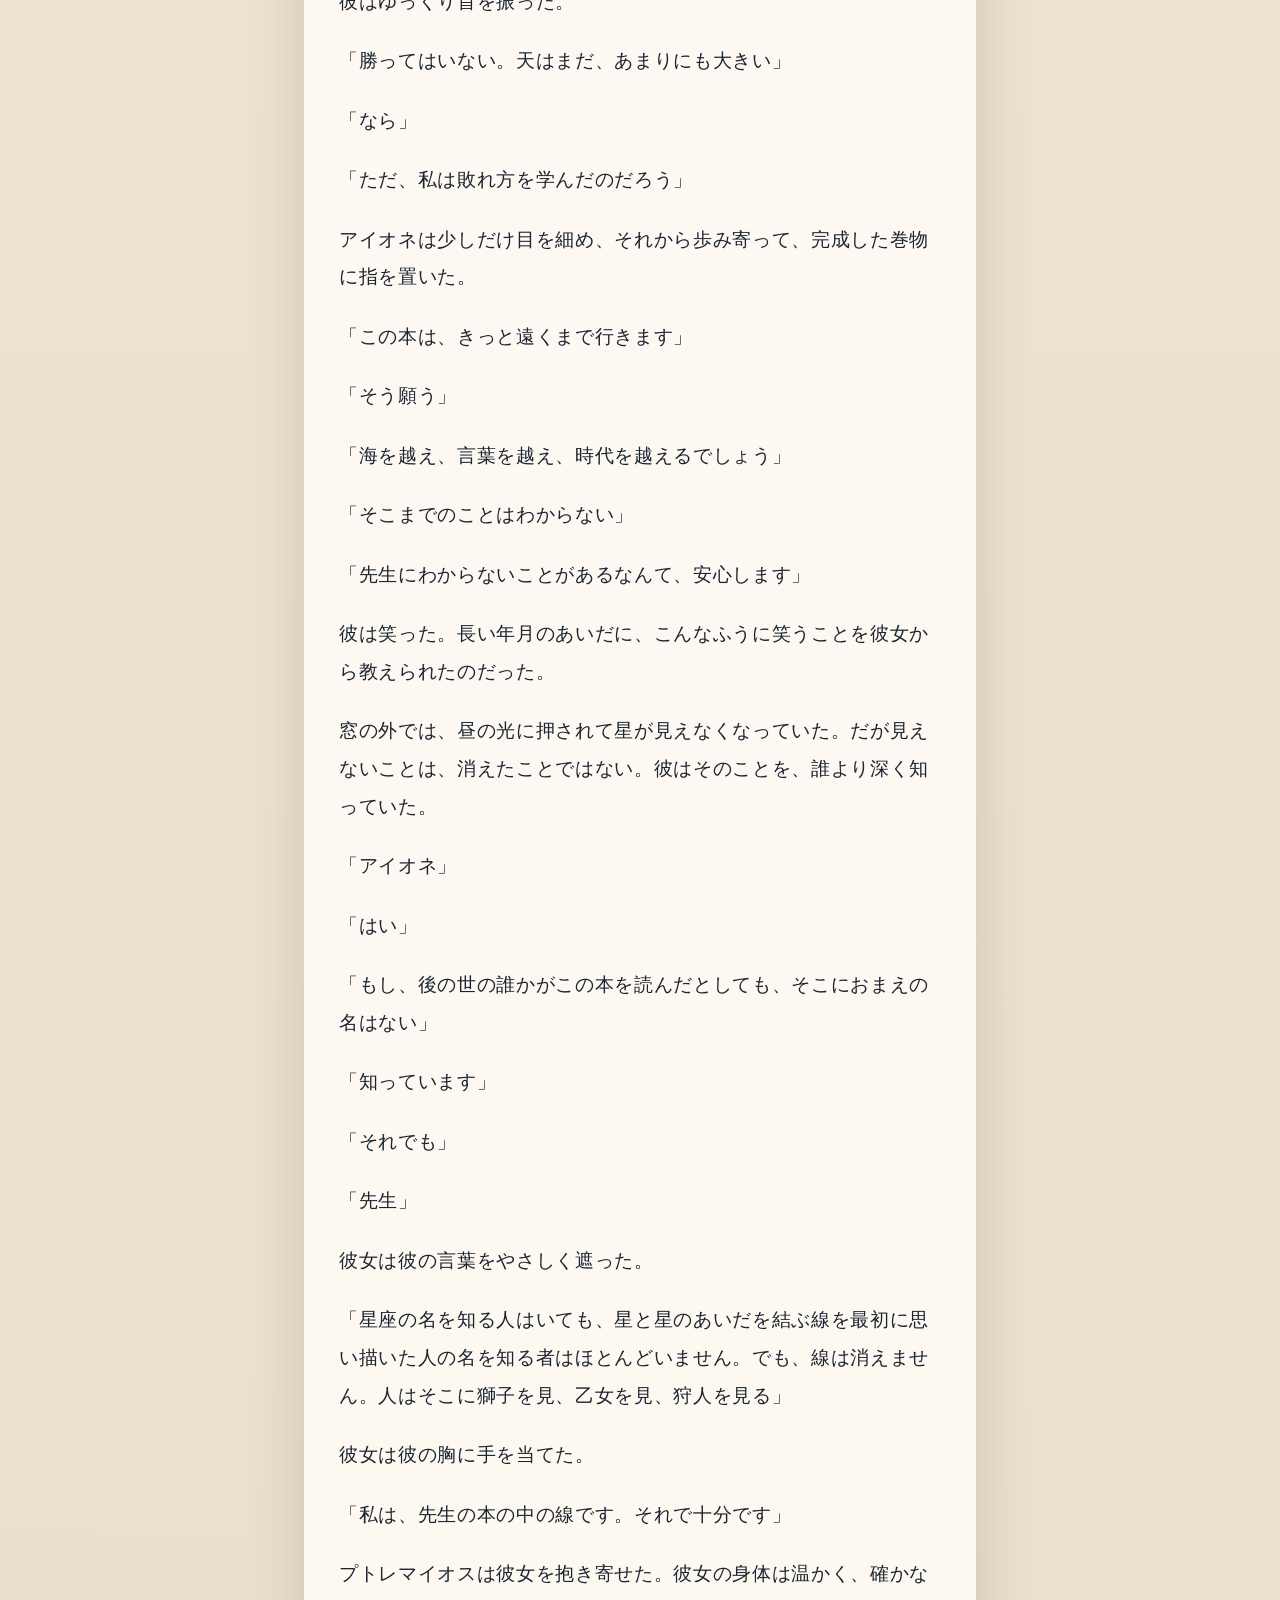
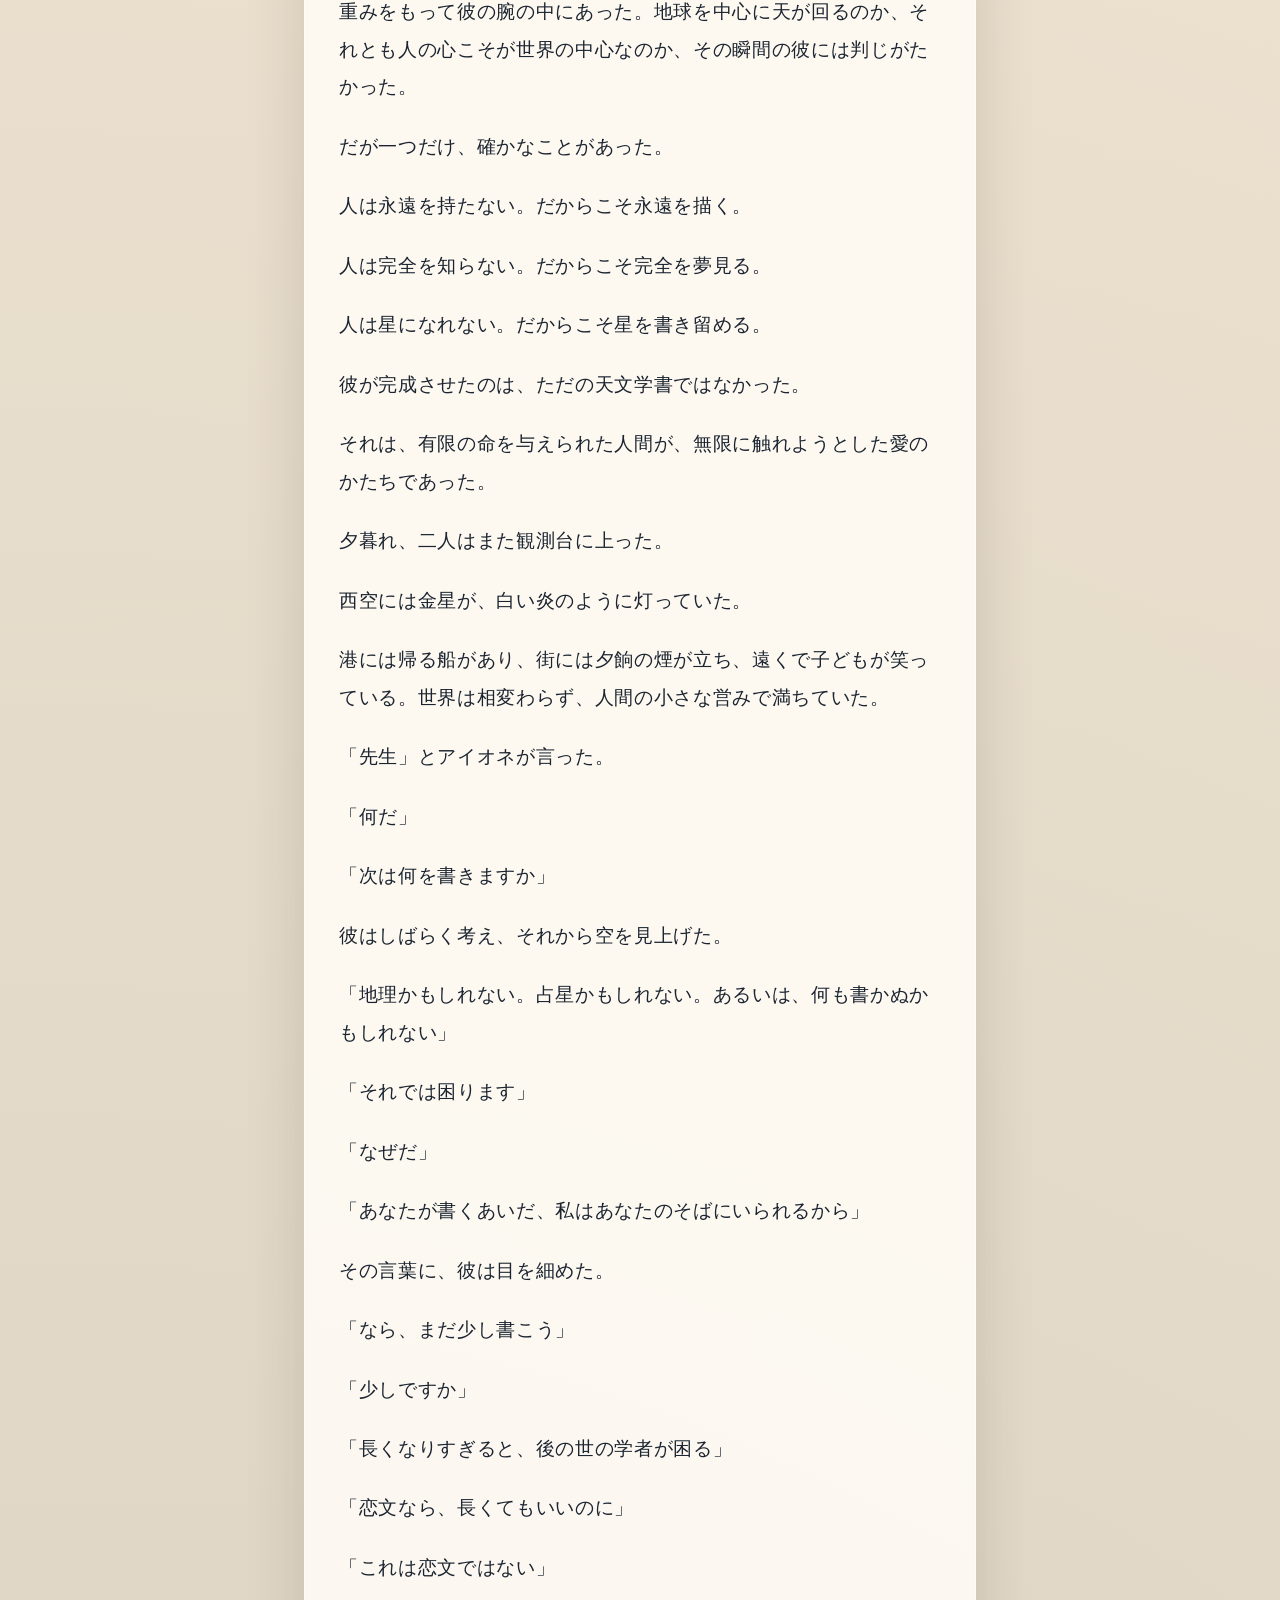
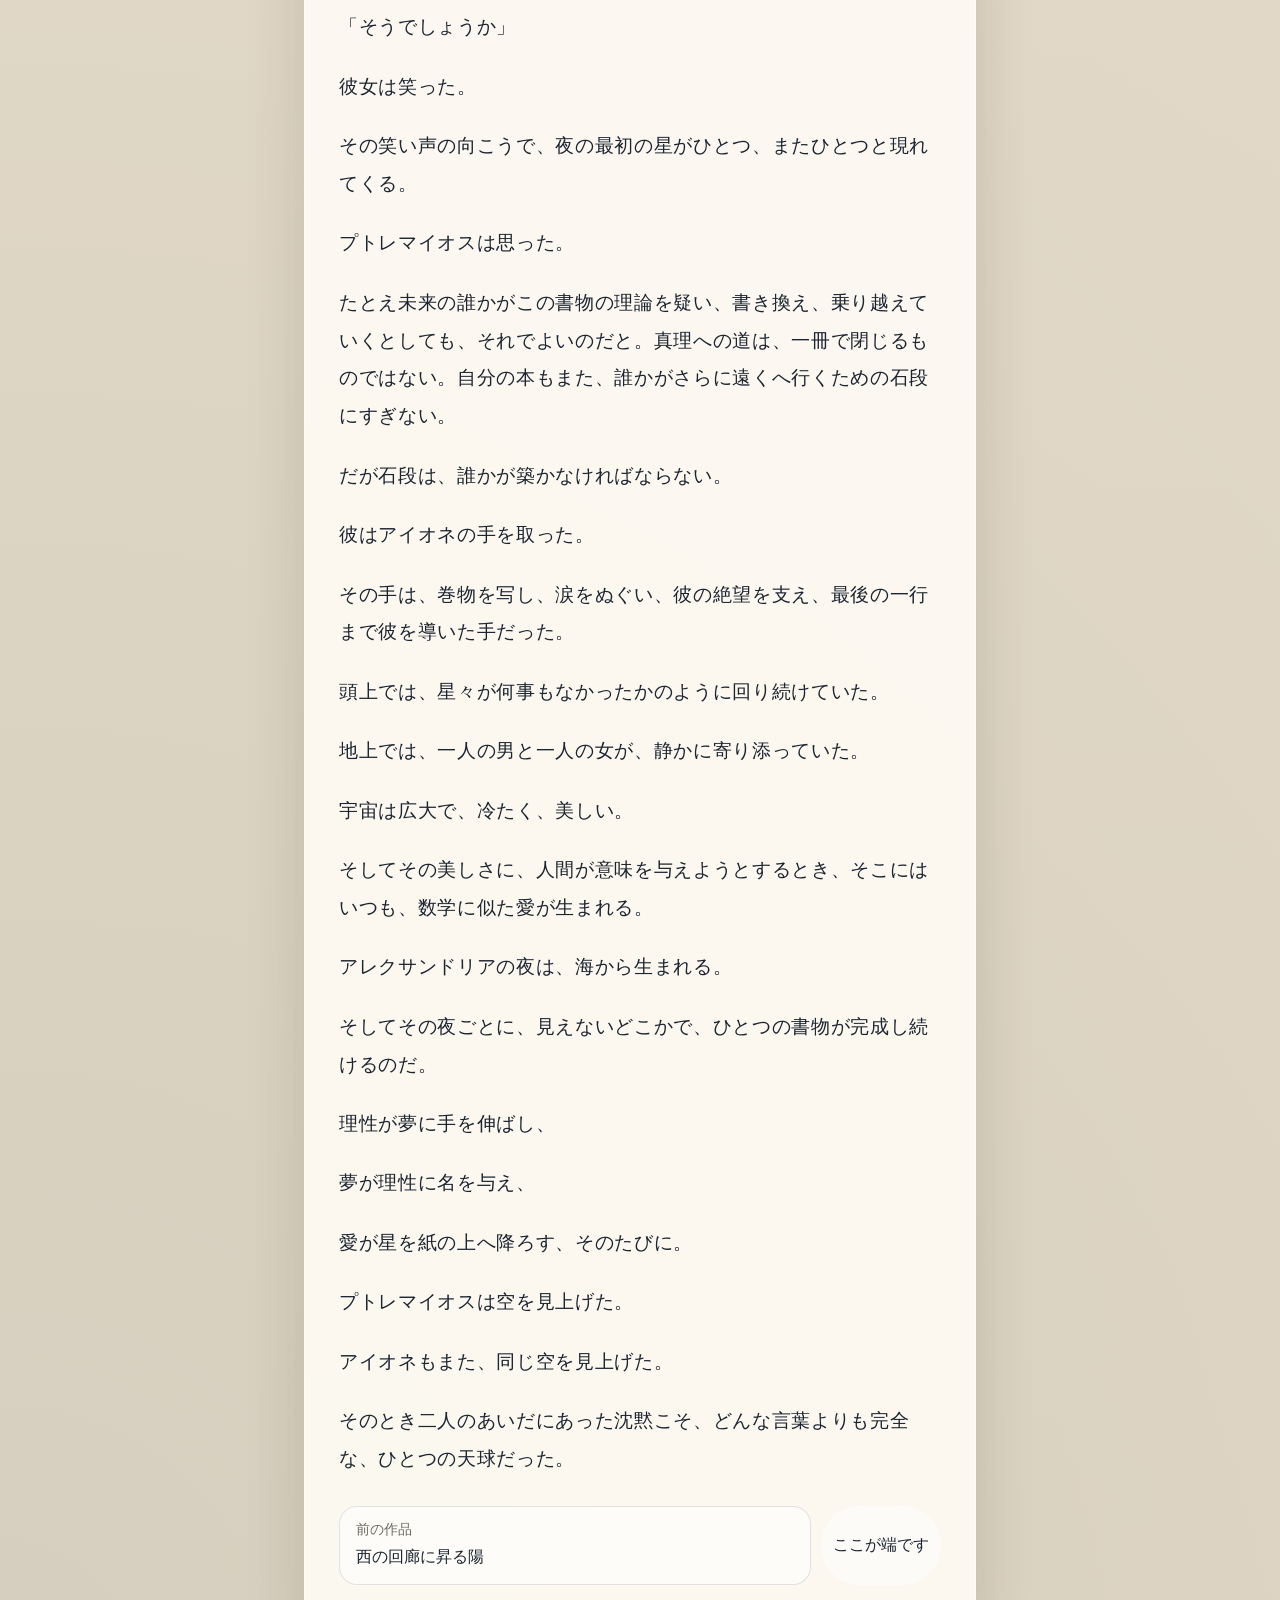
<file: story-06.html>
<!DOCTYPE html>
<html lang="ja">
<head>
  <meta charset="utf-8">
  <meta name="viewport" content="width=device-width, initial-scale=1">
  <title>静かなる天球</title>
  <meta name="description" content="アレクサンドリアの夜は、海から生まれる。">
  <link rel="stylesheet" href="styles.css">
</head>
<body>
  <div class="topbar">
    <div class="topbar-inner">
      <a href="index.html">一覧へ戻る</a>
      <span class="pill">スマホ読書モード</span>
    </div>
  </div>
  <main class="shell">
    <section class="reader">
      <header class="reader-head">
        <p class="eyebrow">Novel Web Edition</p>
        <h1>静かなる天球</h1>
        <div class="story-meta">
          <span class="tag">約8分</span>
          <span class="tag">0セクション</span>
          <span class="tag">5,926文字</span>
          <span class="tag">原稿: 静かなる天球.docx</span>
        </div>
        <p>アレクサンドリアの夜は、海から生まれる。</p>
      </header>
      
      <article class="story-body">
        <p>アレクサンドリアの夜は、海から生まれる。</p><p>潮の匂いを含んだ風が石畳をなで、港の帆柱を鳴らし、王たちの夢と学者たちの執念を積み重ねた白い街を、静かな青に沈めてゆく。昼の喧騒が去ったあと、この街の本当の支配者は人ではなかった。星であった。</p><p>クラウディオス・プトレマイオスは、その星々を見上げながら、灯火の消えかけた書庫の窓辺に立っていた。</p><p>若き日から彼は、人々のざわめきよりも天球の沈黙を信じてきた。市場では誰もが金貨の重さを語ったが、彼は影の長さを測った。神殿では司祭たちが神意を告げたが、彼は惑星の遅速に耳を澄ませた。誰もが天空を美しい天蓋として仰ぐだけのとき、彼だけはそこに、秩序の書かれた巨大な巻物を見ていた。</p><p>だが秩序とは、遠くから見れば清らかでも、近づけば傷だらけのものだ。</p><p>火星は時に逆行し、金星はまるで気まぐれな恋人のように明け方と夕暮れに姿を変え、月はその白い顔を満たし、削り、再び満たした。もし天は完全であるなら、なぜこれほど不規則に見えるのか。もし不規則に見えるのなら、なぜそこに、決して壊れぬ大きな調和を感じてしまうのか。</p><p>その問いが、彼の人生を縛る鎖であり、また救いでもあった。</p><p>その夜、背後で、羊皮紙を束ねるかすかな音がした。</p><p>「先生」</p><p>振り向くと、薄い亜麻色の衣をまとった若い女が立っていた。掌には書写を終えたばかりの巻物があり、墨の匂いがその指先から立ちのぼっている。名をアイオネといった。図書館に出入りする写字生の娘で、星図を写すうちに数字の美しさに魅せられ、いつしか彼の観測と計算を手伝うようになった女だった。</p><p>最初に彼が心を留めたのは、その顔立ちではなかった。彼女が問いを恐れないことだった。</p><p>「今日の火星の位置、昨日の計算より少し外れています」</p><p>「わずかだ」</p><p>「わずかでも、天は先生に嘘をついている」</p><p>そう言ったときのまっすぐな眼差しを、彼は忘れられなかった。</p><p>いまもその瞳は、夜より深く澄んでいた。</p><p>「まだ帰らないのですか」と彼女は言った。</p><p>「帰っても、空はついてくる」</p><p>「それは、恋と同じですね」</p><p>「恋など、私は知らない」</p><p>「では、今夜お知りになるかもしれません」</p><p>彼女は窓辺に歩み寄り、彼の隣で同じ空を見上げた。二人の肩は触れそうで触れない。海の彼方から昇ったオリオンが、冬の剣をかざしていた。</p><p>「先生は、星を愛しておられる」とアイオネは静かに言った。</p><p>「愛ではない。理解したいだけだ」</p><p>「理解したいと願うことは、いちばん激しい愛です」</p><p>彼は答えなかった。その言葉が胸に落ちた音を、彼自身が聞いてしまったからだ。</p><p>そのころのアレクサンドリアは、なお世界の知を集める都であったが、かつての栄光にはすでに翳りもあった。ローマの支配は安定をもたらした一方で、学問は王の庇護を失い、学者たちは名誉よりも実利を求められることが増えていた。占星術師は貴族に寵愛され、哲学者は議論の派手さで喝采を浴びたが、地味な観測と気の遠くなる計算に心血を注ぐ者は少なかった。</p><p>プトレマイオスはその少数のひとりであった。</p><p>彼の机には、ヒッパルコスの断片が積まれていた。先人が残した観測記録、星表、月と太陽の論考。それらは宝であり、同時に呪いでもあった。偉大な過去は、後から来る者に二つの道しか許さない。ひざまずいて崇めるか、あるいはそれを超えようとして身を裂くかだ。</p><p>彼は後者を選んでいた。</p><p>「先生は、一冊の本で天を閉じ込めようとしているのですね」</p><p>ある夕暮れ、観測台の上でアイオネがそう言った。</p><p>「閉じ込めるのではない」</p><p>「では？」</p><p>「人の理性が、どこまで星に届くかを試したい」</p><p>彼女は微笑んだ。その笑みには、賛美ではなく、どこか痛ましい予感があった。</p><p>「届いた先に、何があるのでしょう」</p><p>「秩序だ」</p><p>「もし、そこに孤独しかなかったら？」</p><p>その問いに、彼はすぐ答えられなかった。</p><p>孤独。たしかに、それは彼の最も古い伴侶だった。夜明け前の冷えた石段。油の尽きたランプ。計算を何度も書き直した羊皮紙。誰にも理解されぬ円と円の組み合わせ。天は美しかったが、その美を追う道は容赦なく、人間の温もりを奪ってゆく。</p><p>だが、その孤独の中に、いつからかアイオネがいた。</p><p>彼女は数字をただ記すだけの手ではなかった。彼の沈黙に潜む疲労を読み、言葉にならぬ苛立ちの理由を見抜き、ときに容赦なく疑いを差し向けた。</p><p>「この周転円、本当に必要ですか」</p><p>「必要だ。観測と合う」</p><p>「でも、先生の顔は、それを美しいと思っていない」</p><p>彼はそのとき初めて、自分が美しさと正しさの間で裂かれていることを知った。天は一つの大きな円運動であってほしい。だが観測はそれを許さない。ならば、小さな円を大きな円の上に乗せればよい。計算は合う。だが心は、どこかで呻く。</p><p>「宇宙は、詩人の願いのために動くのではない」と彼は言った。</p><p>「ええ」とアイオネは答えた。</p><p>「でも、人は詩人の願いなしには生きられません」</p><p>その夜、彼はほとんど眠れなかった。</p><p>季節が巡り、ナイルの風向きが変わり、町の広場では新しい総督の噂がさざめいた。だが彼らの時間は、もっと冷酷なものに支配されていた。火星の会合周期。月食の間隔。分点のずれ。天の時計は、人間の政争や流行をあざ笑うほど長く、そして正確だった。</p><p>プトレマイオスは書き続けた。地球を中心とする宇宙の秩序。天球の幾何学。太陽の運行。月の異常。惑星の複雑な動き。恒星の位置。彼は数学という名の網を投げ、逃げ回る星々を一つずつ捕らえようとした。</p><p>しかし、書物が大きくなるほど、彼の胸には得体の知れぬ不安が育った。</p><p>これは本当に真理なのか。</p><p>それとも、ただ現象をうまく説明するための巧妙な工夫にすぎないのか。</p><p>ある夜、その疑念はついに彼を打ちのめした。</p><p>火星の位置が、またもや観測とわずかに食い違ったのである。</p><p>巻物を握る手が震えた。机の上の蝋板が床に落ち、乾いた音を立てた。彼は立ち上がり、部屋の中を歩き回った。胸の内で、積み重ねてきた年月が音を立てて崩れてゆく。</p><p>「全部、砂上の宮殿だ」</p><p>アイオネは黙ってそれを見ていた。彼女は慰めの言葉を急がなかった。彼が最も嫌うのは、浅い優しさだと知っていたからである。</p><p>「先生」と彼女はやがて言った。</p><p>「誤差は、敗北ではありません」</p><p>「違う。誤差は、宇宙が私を拒んでいる証だ」</p><p>「宇宙は誰も受け入れません。だからこそ、私たちはそこへ手を伸ばすのです」</p><p>彼は顔を上げた。ランプの光の中で、彼女の瞳だけが異様に明るく見えた。</p><p>「私は、先生が天を支配する本を書くとは思っていません」</p><p>「なら、何だ」</p><p>「先生は、天に敗れ続けた人間が、それでも理性を捨てなかった記録を書くのです」</p><p>彼女の声は静かだった。だがその一言は、雷のように彼を貫いた。</p><p>勝つことではない。</p><p>完全に知ることでもない。</p><p>届かぬものへ、なお手を伸ばし続けること。</p><p>それこそが学問であり、そして、おそらく愛なのだ。</p><p>その夜更け、二人は観測台に上った。街の灯は遠く、海は黒い絹のようにうねっていた。頭上には、言葉を超えて古い星々が燃えている。</p><p>「寒いか」と彼が訊いた。</p><p>「少し」</p><p>「下へ行こう」</p><p>「嫌です。今夜の空は美しいから」</p><p>彼女の肩に自分の外衣を掛けたとき、彼の指先が彼女の首筋に触れた。アイオネは振り向いた。近い距離で見ると、その顔はいつもより幼く、そして危うかった。</p><p>「先生」</p><p>「何だ」</p><p>「先生が完成させる本に、私の名は残らないでしょう」</p><p>「……」</p><p>「でも、もし一行も残らなくても、私はかまいません。私が知っていればいい。あなたがどんな夜を越え、どんな孤独と戦い、どんなふうに星を愛したか」</p><p>彼は、初めて彼女の名を祈りのように口にした。</p><p>「アイオネ」</p><p>それ以上の言葉は不要だった。彼女の唇は冷たく、だが触れた瞬間に火のようだった。天球が回るのか、世界が崩れるのか、彼にはわからなかった。ただ、長いあいだ数字の向こうに押し隠してきた人間の心が、その一吻で暴かれた。</p><p>それからの歳月は、甘いだけのものではなかった。</p><p>恋は彼を救い、同時に弱くした。彼女が病に伏した夜、彼は星どころではなくなった。南から吹く湿った風の季節、アイオネは熱を出し、何日も筆を握れなくなった。町では流行り病が広がり、港には死者を運ぶ荷車が行き交った。</p><p>彼は彼女の寝台の脇で、月の理論を書き直した。</p><p>自分でも滑稽だと思った。愛する女の呼吸が浅くなってゆくのを聞きながら、なぜ月の遠近について考えるのか。だが彼には、それしかできなかった。人の命をつなぎとめる術を持たぬ者が、せめて天の秩序にしがみつこうとする。知とは、ときに祈りの代わりになる。</p><p>アイオネは熱にうかされながら、かすれた声で言った。</p><p>「先生、書いて」</p><p>「もういい」</p><p>「書いてください」</p><p>「おまえが回復してからでいい」</p><p>「いいえ。今、書いて。もし私が明日の空を見られなくても、あなたの本は残る」</p><p>彼は顔を伏せた。プトレマイオスは人前で涙を見せぬ男だったが、そのときばかりは違った。</p><p>「私は、おまえに生きていてほしい」</p><p>「では、完成させて」</p><p>「何を」</p><p>「空を、紙の上に」</p><p>彼女は微笑んだ。その微笑みは弱っていてもなお、彼が最初に見たときと同じ強さを宿していた。</p><p>幸い、病は彼女を連れ去らなかった。だがその淵を覗いたことで、彼は決定的に変わった。天は永遠だが、人はそうではない。ゆえに書かねばならない。観測したこと、計算したこと、先人から受け継いだこと、誤りさえも。時に耐える形で残さねばならない。</p><p>彼は執念深く仕事を進めた。</p><p>星表は磨かれ、理論は整理され、煩雑な議論は削ぎ落とされてゆく。彼の文は華麗ではなかった。だが必要なものだけが置かれた石造りの神殿のように、揺るぎなく整えられていた。宇宙を語るには、修辞よりも構造がいる。彼はそれを知っていた。</p><p>それでも、ときおり筆は止まった。</p><p>そのたびにアイオネは、巻物の端に小さな印をつけた。星の形でも、花でもなく、ただ円の中に一点を置いた印だった。</p><p>「何だ、それは」</p><p>「先生です」</p><p>「私はこんなに小さくない」</p><p>「宇宙に比べれば、十分に小さいです」</p><p>「なら、点ではなく塵だ」</p><p>「ええ。でも、その塵が宇宙を考えている。だから美しい」</p><p>彼は苦笑し、また筆を取った。</p><p>やがて、多くの冬を越えたある朝、海から差し込む光が書庫の床を白く染めるころ、最後の章が閉じられた。</p><p>プトレマイオスはしばらく動かなかった。</p><p>巻物は机の上にあり、沈黙していた。</p><p>だがその沈黙の内側には、太陽と月と惑星、恒星の群れ、幾何学の円弧、観測の夜、誤差への絶望、先人への敬意、そして一人の女の声が、層をなして宿っていた。</p><p>『数学的集成』。</p><p>のちに人々はそれを『アルマゲスト』と呼ぶことになる。</p><p>「終わったのですか」</p><p>背後でアイオネが言った。振り向くと、彼女は窓辺に立っていた。風が彼女の髪を揺らしている。</p><p>「終わった」と彼は答えた。</p><p>「本当に？」</p><p>「ああ」</p><p>「では、先生は勝ったのですね」</p><p>「いや」</p><p>彼はゆっくり首を振った。</p><p>「勝ってはいない。天はまだ、あまりにも大きい」</p><p>「なら」</p><p>「ただ、私は敗れ方を学んだのだろう」</p><p>アイオネは少しだけ目を細め、それから歩み寄って、完成した巻物に指を置いた。</p><p>「この本は、きっと遠くまで行きます」</p><p>「そう願う」</p><p>「海を越え、言葉を越え、時代を越えるでしょう」</p><p>「そこまでのことはわからない」</p><p>「先生にわからないことがあるなんて、安心します」</p><p>彼は笑った。長い年月のあいだに、こんなふうに笑うことを彼女から教えられたのだった。</p><p>窓の外では、昼の光に押されて星が見えなくなっていた。だが見えないことは、消えたことではない。彼はそのことを、誰より深く知っていた。</p><p>「アイオネ」</p><p>「はい」</p><p>「もし、後の世の誰かがこの本を読んだとしても、そこにおまえの名はない」</p><p>「知っています」</p><p>「それでも」</p><p>「先生」</p><p>彼女は彼の言葉をやさしく遮った。</p><p>「星座の名を知る人はいても、星と星のあいだを結ぶ線を最初に思い描いた人の名を知る者はほとんどいません。でも、線は消えません。人はそこに獅子を見、乙女を見、狩人を見る」</p><p>彼女は彼の胸に手を当てた。</p><p>「私は、先生の本の中の線です。それで十分です」</p><p>プトレマイオスは彼女を抱き寄せた。彼女の身体は温かく、確かな重みをもって彼の腕の中にあった。地球を中心に天が回るのか、それとも人の心こそが世界の中心なのか、その瞬間の彼には判じがたかった。</p><p>だが一つだけ、確かなことがあった。</p><p>人は永遠を持たない。だからこそ永遠を描く。</p><p>人は完全を知らない。だからこそ完全を夢見る。</p><p>人は星になれない。だからこそ星を書き留める。</p><p>彼が完成させたのは、ただの天文学書ではなかった。</p><p>それは、有限の命を与えられた人間が、無限に触れようとした愛のかたちであった。</p><p>夕暮れ、二人はまた観測台に上った。</p><p>西空には金星が、白い炎のように灯っていた。</p><p>港には帰る船があり、街には夕餉の煙が立ち、遠くで子どもが笑っている。世界は相変わらず、人間の小さな営みで満ちていた。</p><p>「先生」とアイオネが言った。</p><p>「何だ」</p><p>「次は何を書きますか」</p><p>彼はしばらく考え、それから空を見上げた。</p><p>「地理かもしれない。占星かもしれない。あるいは、何も書かぬかもしれない」</p><p>「それでは困ります」</p><p>「なぜだ」</p><p>「あなたが書くあいだ、私はあなたのそばにいられるから」</p><p>その言葉に、彼は目を細めた。</p><p>「なら、まだ少し書こう」</p><p>「少しですか」</p><p>「長くなりすぎると、後の世の学者が困る」</p><p>「恋文なら、長くてもいいのに」</p><p>「これは恋文ではない」</p><p>「そうでしょうか」</p><p>彼女は笑った。</p><p>その笑い声の向こうで、夜の最初の星がひとつ、またひとつと現れてくる。</p><p>プトレマイオスは思った。</p><p>たとえ未来の誰かがこの書物の理論を疑い、書き換え、乗り越えていくとしても、それでよいのだと。真理への道は、一冊で閉じるものではない。自分の本もまた、誰かがさらに遠くへ行くための石段にすぎない。</p><p>だが石段は、誰かが築かなければならない。</p><p>彼はアイオネの手を取った。</p><p>その手は、巻物を写し、涙をぬぐい、彼の絶望を支え、最後の一行まで彼を導いた手だった。</p><p>頭上では、星々が何事もなかったかのように回り続けていた。</p><p>地上では、一人の男と一人の女が、静かに寄り添っていた。</p><p>宇宙は広大で、冷たく、美しい。</p><p>そしてその美しさに、人間が意味を与えようとするとき、そこにはいつも、数学に似た愛が生まれる。</p><p>アレクサンドリアの夜は、海から生まれる。</p><p>そしてその夜ごとに、見えないどこかで、ひとつの書物が完成し続けるのだ。</p><p>理性が夢に手を伸ばし、</p><p>夢が理性に名を与え、</p><p>愛が星を紙の上へ降ろす、そのたびに。</p><p>プトレマイオスは空を見上げた。</p><p>アイオネもまた、同じ空を見上げた。</p><p>そのとき二人のあいだにあった沈黙こそ、どんな言葉よりも完全な、ひとつの天球だった。</p>
      </article>
      <nav class="footer-nav">
        <a href="story-05.html"><span class="label">前の作品</span><span class="title">西の回廊に昇る陽</span></a>
        <span class="pill">ここが端です</span>
      </nav>
    </section>
  </main>
</body>
</html>
</file>
<file: styles.css>
:root {
  color-scheme: light;
  --bg-top: #f4eee1;
  --bg-bottom: #e9ddc9;
  --paper: rgba(255, 252, 245, 0.9);
  --paper-strong: #fffdf8;
  --ink: #1b2430;
  --muted: #6c6a63;
  --line: rgba(27, 36, 48, 0.12);
  --accent: #8b4f2a;
  --accent-soft: rgba(139, 79, 42, 0.12);
  --shadow: 0 20px 60px rgba(53, 43, 31, 0.16);
  --radius: 24px;
  --content-width: min(42rem, calc(100vw - 28px));
}

* {
  box-sizing: border-box;
}

html {
  scroll-behavior: smooth;
}

body {
  margin: 0;
  min-height: 100vh;
  color: var(--ink);
  font-family: "BIZ UDPMincho", "Yu Mincho", "Hiragino Mincho ProN", serif;
  background:
    radial-gradient(circle at top right, rgba(139, 79, 42, 0.16), transparent 28%),
    radial-gradient(circle at bottom left, rgba(94, 116, 126, 0.14), transparent 22%),
    linear-gradient(180deg, var(--bg-top), var(--bg-bottom));
}

body::before {
  content: "";
  position: fixed;
  inset: 0;
  pointer-events: none;
  background-image:
    linear-gradient(rgba(255, 255, 255, 0.07) 1px, transparent 1px),
    linear-gradient(90deg, rgba(255, 255, 255, 0.06) 1px, transparent 1px);
  background-size: 22px 22px;
  mask-image: linear-gradient(180deg, transparent, rgba(0, 0, 0, 0.9) 18%, rgba(0, 0, 0, 0.9) 82%, transparent);
}

a {
  color: inherit;
}

.shell {
  width: var(--content-width);
  margin: 0 auto;
  padding: 24px 0 56px;
}

.topbar {
  position: sticky;
  top: 0;
  z-index: 10;
  display: flex;
  justify-content: center;
  padding: 16px 0 0;
}

.topbar-inner {
  width: var(--content-width);
  display: flex;
  align-items: center;
  justify-content: space-between;
  gap: 12px;
  padding: 10px 14px;
  border: 1px solid rgba(255, 255, 255, 0.55);
  border-radius: 999px;
  background: rgba(255, 251, 244, 0.72);
  backdrop-filter: blur(16px);
  box-shadow: 0 10px 30px rgba(53, 43, 31, 0.1);
}

.topbar a,
.pill {
  display: inline-flex;
  align-items: center;
  gap: 8px;
  padding: 8px 12px;
  border-radius: 999px;
  text-decoration: none;
  background: rgba(255, 255, 255, 0.55);
}

.hero {
  margin-top: 18px;
  padding: 28px 22px;
  border: 1px solid rgba(255, 255, 255, 0.58);
  border-radius: var(--radius);
  background:
    linear-gradient(135deg, rgba(255, 255, 255, 0.82), rgba(255, 248, 236, 0.76)),
    var(--paper);
  box-shadow: var(--shadow);
}

.eyebrow {
  margin: 0 0 12px;
  color: var(--accent);
  letter-spacing: 0.16em;
  font-size: 0.78rem;
  text-transform: uppercase;
}

.hero h1 {
  margin: 0;
  line-height: 1.25;
  font-size: clamp(2rem, 6vw, 3.4rem);
}

.hero p {
  margin: 16px 0 0;
  max-width: 34rem;
  color: var(--muted);
  line-height: 1.9;
  font-size: 1rem;
}

.meta-row,
.story-meta,
.footer-nav {
  display: flex;
  flex-wrap: wrap;
  gap: 10px;
}

.story-meta {
  margin-top: 18px;
}

.tag {
  padding: 8px 12px;
  border-radius: 999px;
  background: var(--accent-soft);
  color: var(--accent);
  font-size: 0.9rem;
}

.grid {
  display: grid;
  gap: 16px;
  margin-top: 22px;
}

.card,
.reader,
.toc {
  border: 1px solid rgba(255, 255, 255, 0.6);
  border-radius: var(--radius);
  background: var(--paper);
  box-shadow: var(--shadow);
}

.card {
  padding: 22px 20px;
}

.card h2 {
  margin: 0;
  font-size: clamp(1.35rem, 4.2vw, 1.9rem);
  line-height: 1.35;
}

.card p {
  margin: 14px 0 0;
  color: var(--muted);
  line-height: 1.85;
}

.card-footer {
  margin-top: 18px;
  display: flex;
  align-items: center;
  justify-content: space-between;
  gap: 14px;
}

.cta {
  display: inline-flex;
  align-items: center;
  gap: 8px;
  padding: 10px 14px;
  border-radius: 999px;
  text-decoration: none;
  background: var(--ink);
  color: #fffaf3;
}

.reader {
  margin-top: 22px;
  padding: 24px 22px 28px;
}

.reader-head h1 {
  margin: 0;
  line-height: 1.3;
  font-size: clamp(1.9rem, 6vw, 3rem);
}

.reader-head p {
  margin: 16px 0 0;
  color: var(--muted);
  line-height: 1.85;
}

.toc {
  margin-top: 20px;
  padding: 16px 18px;
}

.toc summary {
  cursor: pointer;
  font-weight: 700;
}

.toc ul {
  margin: 14px 0 0;
  padding: 0;
  list-style: none;
  display: grid;
  gap: 10px;
}

.toc a {
  text-decoration: none;
  color: var(--accent);
}

.story-body {
  margin-top: 28px;
}

.story-body h2 {
  margin: 2.5rem 0 1rem;
  padding-top: 1rem;
  border-top: 1px solid var(--line);
  font-size: clamp(1.25rem, 4.2vw, 1.7rem);
  line-height: 1.45;
  scroll-margin-top: 86px;
}

.story-body p {
  margin: 0 0 1.15em;
  line-height: 2;
  font-size: clamp(1.05rem, 3.95vw, 1.18rem);
  letter-spacing: 0.035em;
}

.scene-break {
  display: flex;
  align-items: center;
  justify-content: center;
  margin: 2rem 0;
  color: var(--muted);
  letter-spacing: 0.4em;
}

.footer-nav {
  margin-top: 28px;
  justify-content: space-between;
}

.footer-nav a {
  flex: 1 1 180px;
  min-height: 64px;
  padding: 14px 16px;
  border: 1px solid var(--line);
  border-radius: 18px;
  text-decoration: none;
  background: rgba(255, 255, 255, 0.54);
}

.footer-nav .label {
  display: block;
  color: var(--muted);
  font-size: 0.85rem;
}

.footer-nav .title {
  display: block;
  margin-top: 6px;
  line-height: 1.55;
}

.note {
  margin-top: 20px;
  color: var(--muted);
  font-size: 0.95rem;
  line-height: 1.8;
}

@media (min-width: 760px) {
  .grid {
    grid-template-columns: repeat(2, minmax(0, 1fr));
  }

  .reader {
    padding: 30px 34px 36px;
  }
}
</file>
